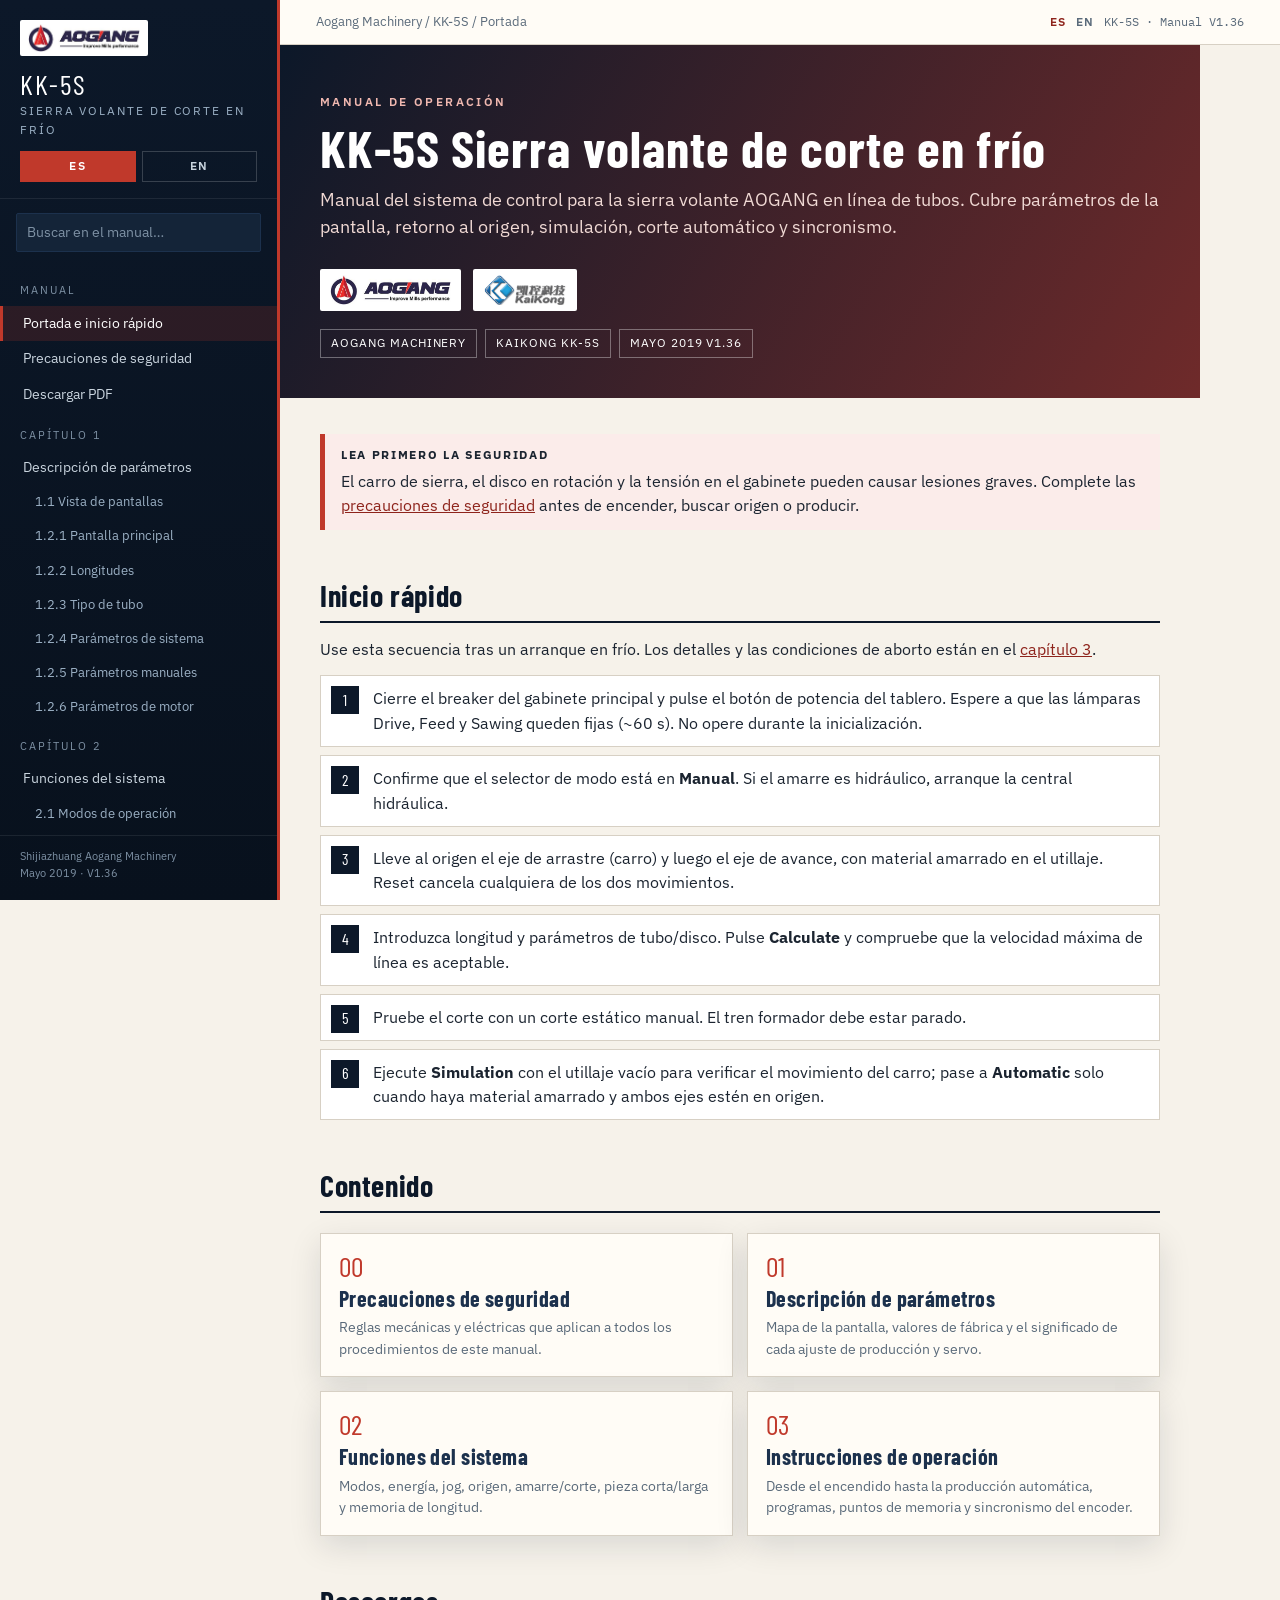
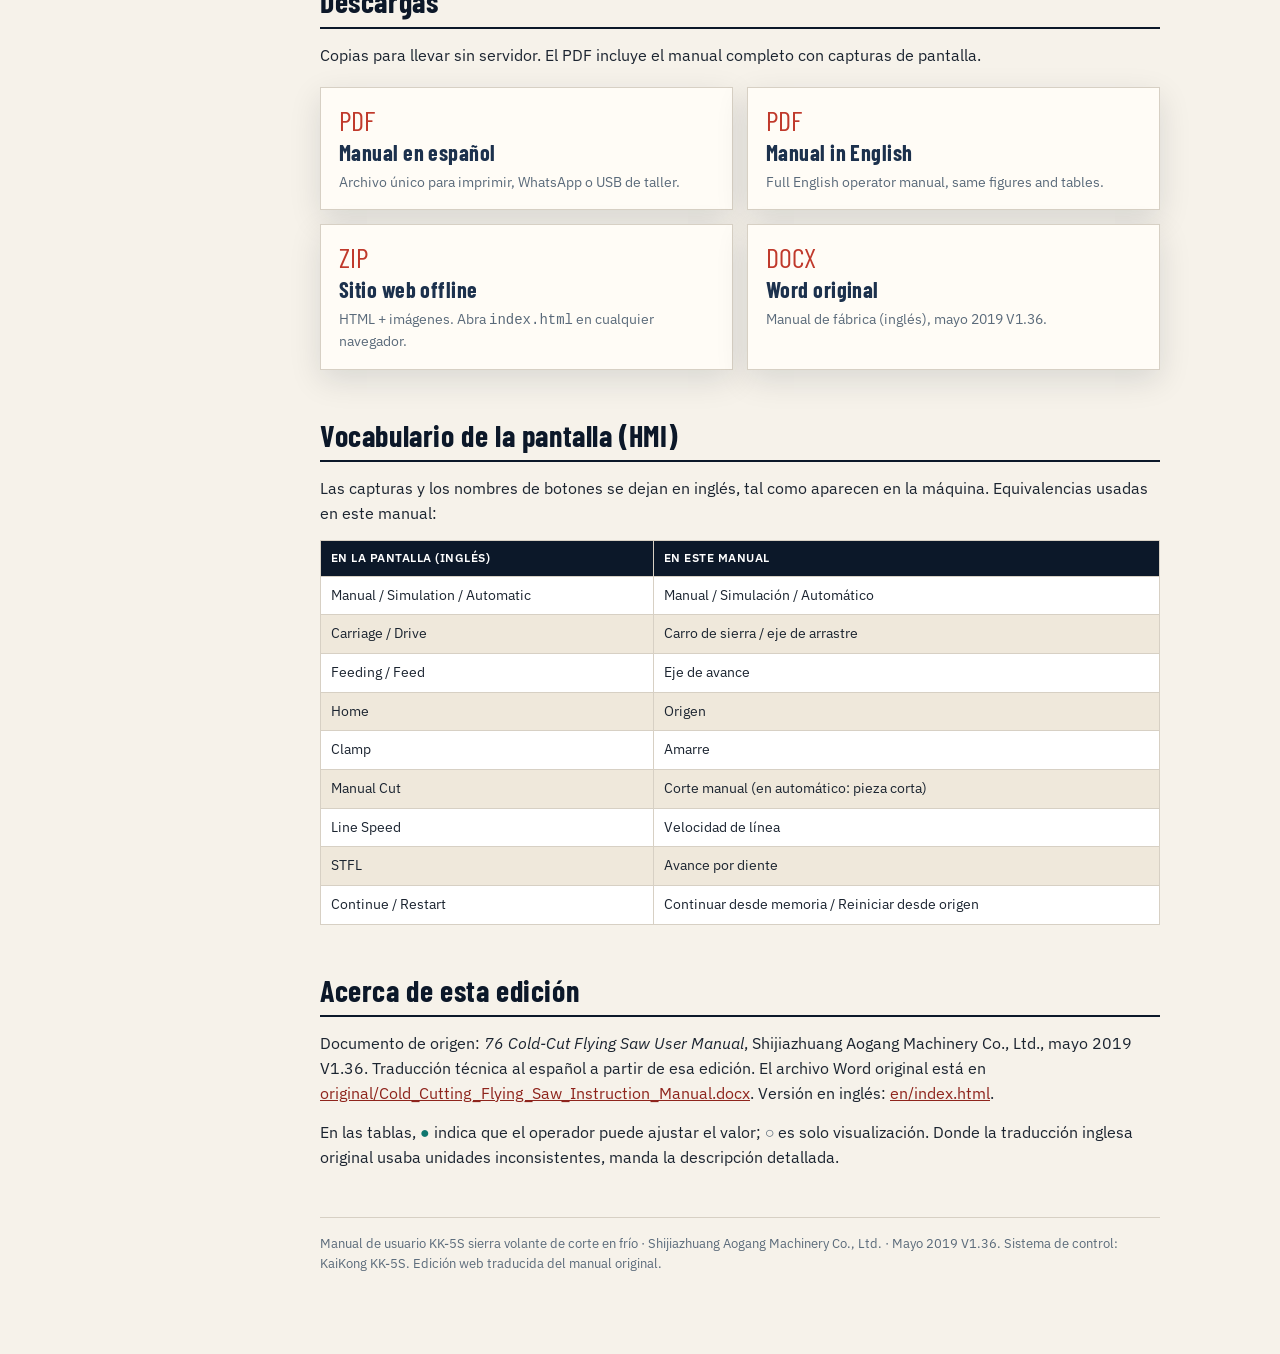
<file: index.html>
<!DOCTYPE html>
<html lang="es">
<head>
  <meta charset="utf-8">
  <meta name="viewport" content="width=device-width, initial-scale=1">
  <title>KK-5S Sierra volante de corte en frío — KK-5S Sierra volante de corte en frío</title>
  <link rel="preconnect" href="https://fonts.googleapis.com">
  <link rel="preconnect" href="https://fonts.gstatic.com" crossorigin>
  <link href="https://fonts.googleapis.com/css2?family=Barlow+Condensed:wght@600;700&family=IBM+Plex+Mono:wght@400;500&family=IBM+Plex+Sans:wght@400;500;600&display=swap" rel="stylesheet">
  <link rel="stylesheet" href="assets/css/manual.css">
</head>
<body>
  <a class="skip" href="#content">Saltar al contenido</a>
  <button class="menu-btn" type="button" aria-label="Abrir menú">☰</button>
  <aside class="sidebar">
    <div class="brand">
      <img src="assets/img/logo-aogang-header.jpeg" alt="AOGANG">
      <div class="model">KK-5S</div>
      <div class="sub">Sierra volante de corte en frío</div>
      <div class="lang-switch">
        <a class="active" href="index.html" hreflang="es">ES</a>
        <a class="" href="en/index.html" hreflang="en">EN</a>
      </div>
    </div>
    <div class="search-wrap">
      <input id="manual-search" type="search" placeholder="Buscar en el manual…" autocomplete="off">
      <div id="search-results" class="search-results"></div>
    </div>
    <nav class="nav">
      <div class="group">Manual</div>
      <a href="index.html">Portada e inicio rápido</a>
      <a href="safety.html">Precauciones de seguridad</a>
      <a href="descargas/KK-5S-Manual-Operacion-ES.pdf">Descargar PDF</a>
      <div class="group">Capítulo 1</div>
      <a href="parameters.html">Descripción de parámetros</a>
      <a class="sub" href="parameters.html#screen-overview">1.1 Vista de pantallas</a>
      <a class="sub" href="parameters.html#main-page">1.2.1 Pantalla principal</a>
      <a class="sub" href="parameters.html#length">1.2.2 Longitudes</a>
      <a class="sub" href="parameters.html#tube">1.2.3 Tipo de tubo</a>
      <a class="sub" href="parameters.html#system">1.2.4 Parámetros de sistema</a>
      <a class="sub" href="parameters.html#manual-params">1.2.5 Parámetros manuales</a>
      <a class="sub" href="parameters.html#motor">1.2.6 Parámetros de motor</a>
      <div class="group">Capítulo 2</div>
      <a href="functions.html">Funciones del sistema</a>
      <a class="sub" href="functions.html#modes">2.1 Modos de operación</a>
      <a class="sub" href="functions.html#power">2.2 Energía</a>
      <a class="sub" href="functions.html#home">2.4 Retorno al origen</a>
      <div class="group">Capítulo 3</div>
      <a href="operation.html">Instrucciones de operación</a>
      <a class="sub" href="operation.html#power-on">3.1 Encendido</a>
      <a class="sub" href="operation.html#cut">3.6 Corte manual</a>
      <a class="sub" href="operation.html#auto">3.8 Modo automático</a>
      <a class="sub" href="operation.html#sync">3.12 Sincronismo</a>

    </nav>
    <div class="sidebar-foot">Shijiazhuang Aogang Machinery<br>Mayo 2019 · V1.36</div>
  </aside>
  <div class="main">
    <div class="topbar">
      <div class="crumb">Aogang Machinery / KK-5S / Portada</div>
      <div class="lang-inline">
        <a class="active" href="index.html">ES</a>
        <a class="" href="en/index.html">EN</a>
        <span class="meta">KK-5S · Manual V1.36</span>
      </div>
    </div>
    <article id="content" class="content">

      <div class="hero">
        <div class="kicker" style="color:#f0b8b0">Manual de operación</div>
        <h1>KK-5S Sierra volante de corte en frío</h1>
        <p class="lede">Manual del sistema de control para la sierra volante AOGANG en línea de tubos. Cubre parámetros de la pantalla, retorno al origen, simulación, corte automático y sincronismo.</p>
        <div class="hero-logos">
          <img src="assets/img/logo-aogang-header.jpeg" alt="AOGANG">
          <img src="assets/img/logo-kaikong.jpeg" alt="KaiKong">
        </div>
        <div class="badges">
          <span class="badge">Aogang Machinery</span>
          <span class="badge">KaiKong KK-5S</span>
          <span class="badge">Mayo 2019 V1.36</span>
        </div>
      </div>
      <div class="callout danger">
        <strong>Lea primero la seguridad</strong>
        El carro de sierra, el disco en rotación y la tensión en el gabinete pueden causar lesiones graves. Complete las <a href="safety.html">precauciones de seguridad</a> antes de encender, buscar origen o producir.
      </div>
      <h2>Inicio rápido</h2>
      <p>Use esta secuencia tras un arranque en frío. Los detalles y las condiciones de aborto están en el <a href="operation.html">capítulo 3</a>.</p>
      <ol class="steps">
        <li>Cierre el breaker del gabinete principal y pulse el botón de potencia del tablero. Espere a que las lámparas Drive, Feed y Sawing queden fijas (~60 s). No opere durante la inicialización.</li>
        <li>Confirme que el selector de modo está en <strong>Manual</strong>. Si el amarre es hidráulico, arranque la central hidráulica.</li>
        <li>Lleve al origen el eje de arrastre (carro) y luego el eje de avance, con material amarrado en el utillaje. Reset cancela cualquiera de los dos movimientos.</li>
        <li>Introduzca longitud y parámetros de tubo/disco. Pulse <strong>Calculate</strong> y compruebe que la velocidad máxima de línea es aceptable.</li>
        <li>Pruebe el corte con un corte estático manual. El tren formador debe estar parado.</li>
        <li>Ejecute <strong>Simulation</strong> con el utillaje vacío para verificar el movimiento del carro; pase a <strong>Automatic</strong> solo cuando haya material amarrado y ambos ejes estén en origen.</li>
      </ol>
      <h2>Contenido</h2>
      <div class="cards">
        <a class="card" href="safety.html">
          <div class="num">00</div>
          <h3>Precauciones de seguridad</h3>
          <p>Reglas mecánicas y eléctricas que aplican a todos los procedimientos de este manual.</p>
        </a>
        <a class="card" href="parameters.html">
          <div class="num">01</div>
          <h3>Descripción de parámetros</h3>
          <p>Mapa de la pantalla, valores de fábrica y el significado de cada ajuste de producción y servo.</p>
        </a>
        <a class="card" href="functions.html">
          <div class="num">02</div>
          <h3>Funciones del sistema</h3>
          <p>Modos, energía, jog, origen, amarre/corte, pieza corta/larga y memoria de longitud.</p>
        </a>
        <a class="card" href="operation.html">
          <div class="num">03</div>
          <h3>Instrucciones de operación</h3>
          <p>Desde el encendido hasta la producción automática, programas, puntos de memoria y sincronismo del encoder.</p>
        </a>
      </div>
      <h2>Descargas</h2>
      <p>Copias para llevar sin servidor. El PDF incluye el manual completo con capturas de pantalla.</p>
      <div class="cards">
        <a class="card" href="descargas/KK-5S-Manual-Operacion-ES.pdf" download>
          <div class="num">PDF</div>
          <h3>Manual en español</h3>
          <p>Archivo único para imprimir, WhatsApp o USB de taller.</p>
        </a>
        <a class="card" href="descargas/KK-5S-User-Manual-EN.pdf" download>
          <div class="num">PDF</div>
          <h3>Manual in English</h3>
          <p>Full English operator manual, same figures and tables.</p>
        </a>
        <a class="card" href="descargas/KK-5S-manual-offline.zip" download>
          <div class="num">ZIP</div>
          <h3>Sitio web offline</h3>
          <p>HTML + imágenes. Abra <code>index.html</code> en cualquier navegador.</p>
        </a>
        <a class="card" href="original/Cold_Cutting_Flying_Saw_Instruction_Manual.docx" download>
          <div class="num">DOCX</div>
          <h3>Word original</h3>
          <p>Manual de fábrica (inglés), mayo 2019 V1.36.</p>
        </a>
      </div>
      <h2>Vocabulario de la pantalla (HMI)</h2>
      <p>Las capturas y los nombres de botones se dejan en inglés, tal como aparecen en la máquina. Equivalencias usadas en este manual:</p>

      <div class="table-wrap">
        <table>
          <thead><tr><th>En la pantalla (inglés)</th><th>En este manual</th></tr></thead>
          <tbody>
            <tr><td>Manual / Simulation / Automatic</td><td>Manual / Simulación / Automático</td></tr>
            <tr><td>Carriage / Drive</td><td>Carro de sierra / eje de arrastre</td></tr>
            <tr><td>Feeding / Feed</td><td>Eje de avance</td></tr>
            <tr><td>Home</td><td>Origen</td></tr>
            <tr><td>Clamp</td><td>Amarre</td></tr>
            <tr><td>Manual Cut</td><td>Corte manual (en automático: pieza corta)</td></tr>
            <tr><td>Line Speed</td><td>Velocidad de línea</td></tr>
            <tr><td>STFL</td><td>Avance por diente</td></tr>
            <tr><td>Continue / Restart</td><td>Continuar desde memoria / Reiniciar desde origen</td></tr>
          </tbody>
        </table>
      </div>

      <h2>Acerca de esta edición</h2>
      <p>Documento de origen: <em>76 Cold-Cut Flying Saw User Manual</em>, Shijiazhuang Aogang Machinery Co., Ltd., mayo 2019 V1.36. Traducción técnica al español a partir de esa edición. El archivo Word original está en <a href="original/Cold_Cutting_Flying_Saw_Instruction_Manual.docx">original/Cold_Cutting_Flying_Saw_Instruction_Manual.docx</a>. Versión en inglés: <a href="en/index.html">en/index.html</a>.</p>
      <p>En las tablas, <span class="dot-set">●</span> indica que el operador puede ajustar el valor; <span class="dot-ro">○</span> es solo visualización. Donde la traducción inglesa original usaba unidades inconsistentes, manda la descripción detallada.</p>

      <footer class="page-foot">
        Manual de usuario KK-5S sierra volante de corte en frío · Shijiazhuang Aogang Machinery Co., Ltd. · Mayo 2019 V1.36. Sistema de control: KaiKong KK-5S. Edición web traducida del manual original.
      </footer>
    </article>
  </div>
  <script src="assets/js/manual.js"></script>
</body>
</html>
</file>
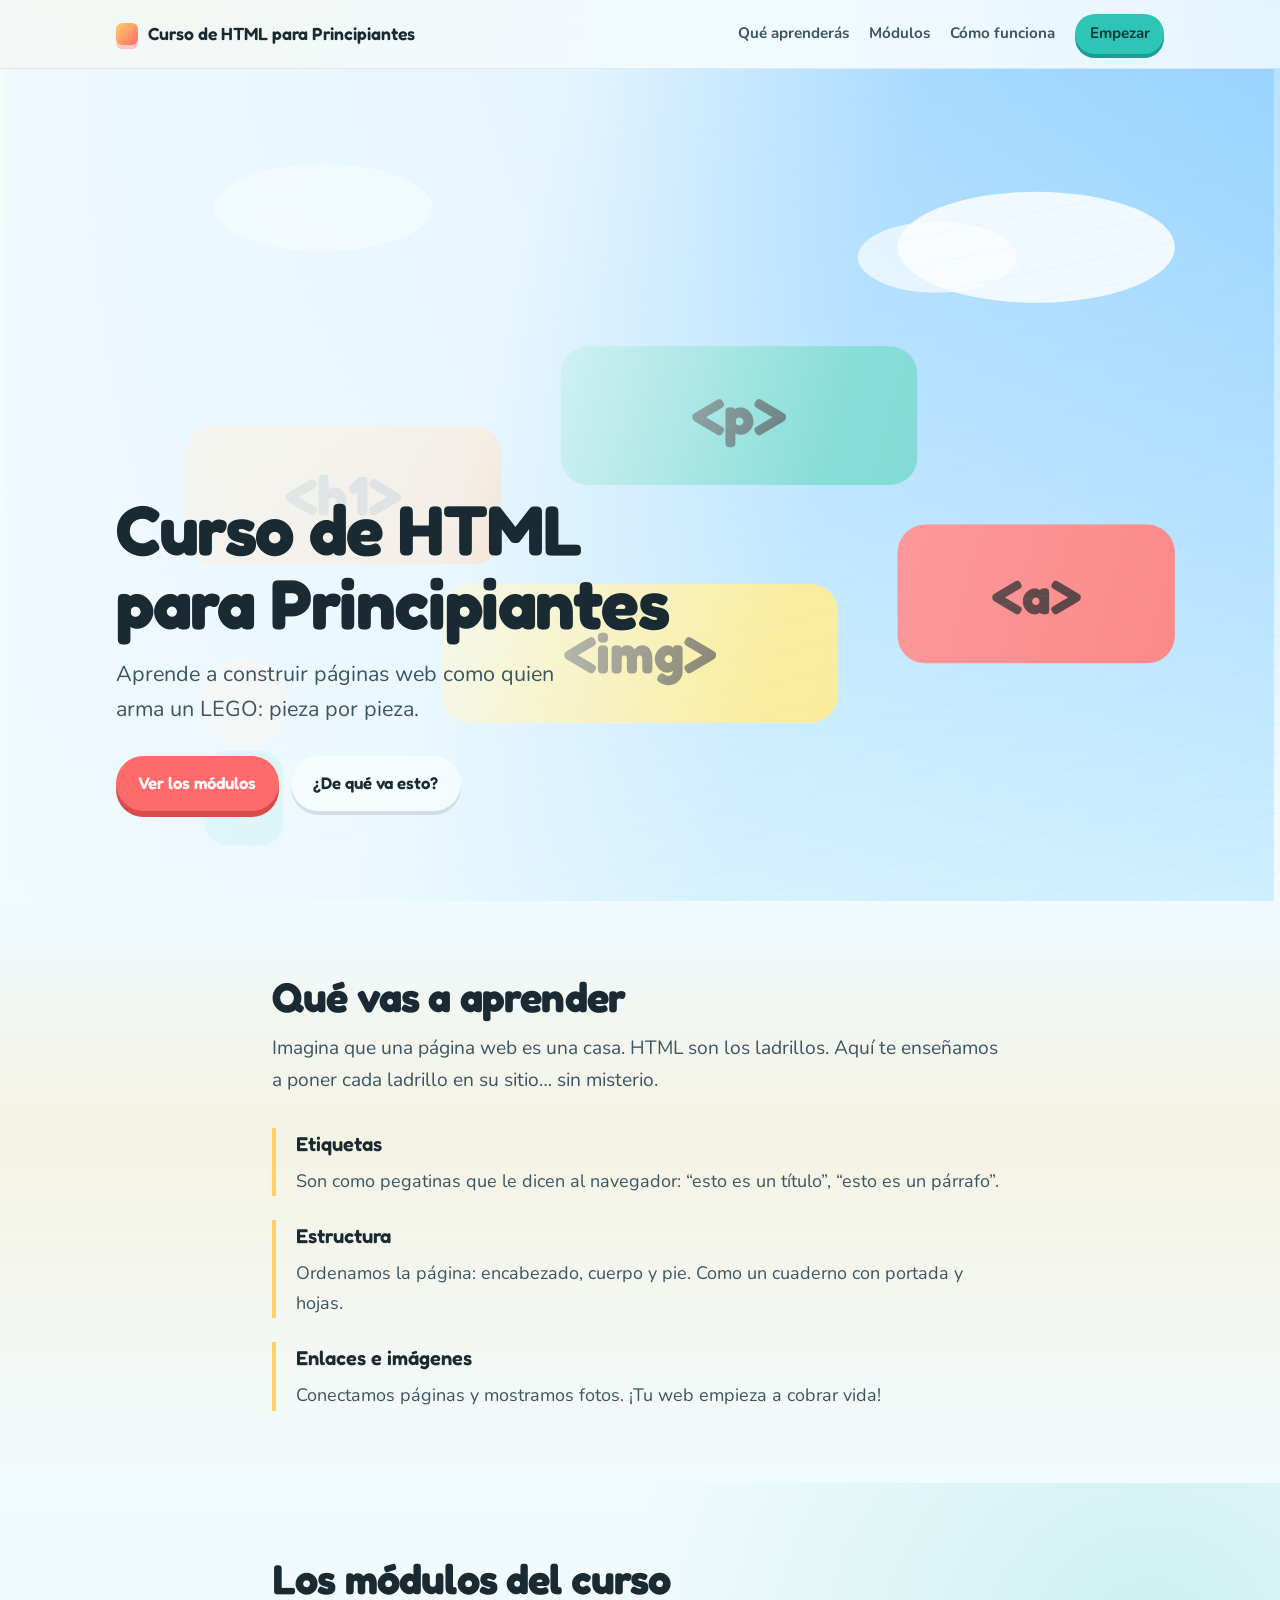
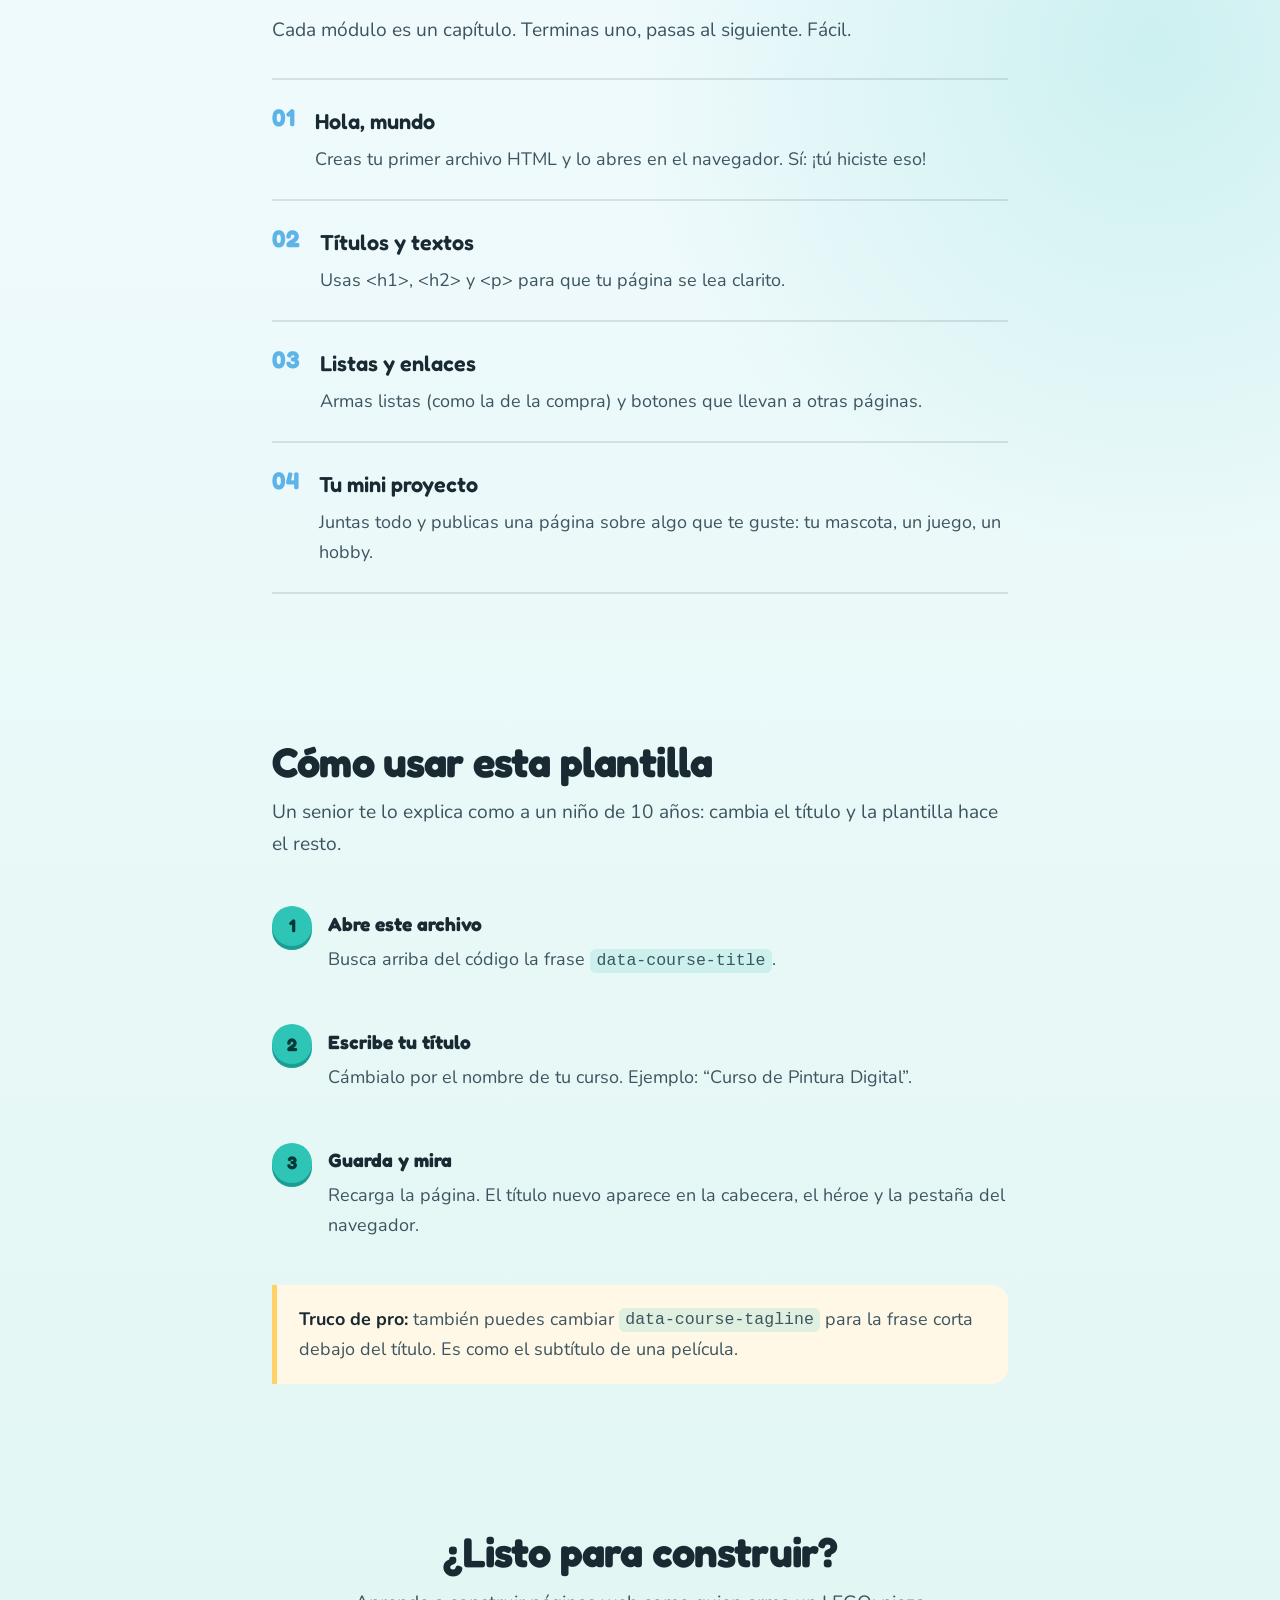
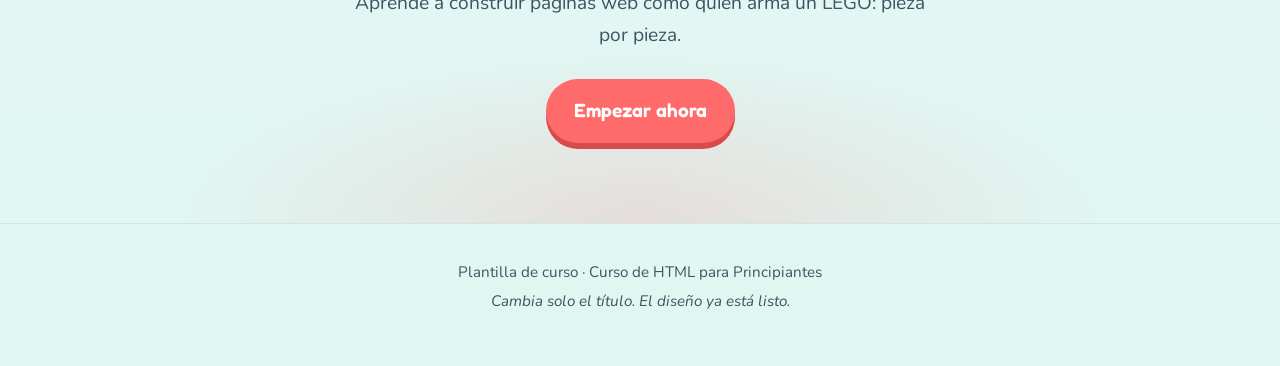
<file: curso-plantilla/index.html>
<!DOCTYPE html>
<html lang="es">
<head>
  <meta charset="UTF-8" />
  <meta name="viewport" content="width=device-width, initial-scale=1" />
  <!--
    ═══════════════════════════════════════════════════════════
    ✏️  CAMBIA EL TÍTULO AQUÍ (paso 1 de 2)
    Escribe el nombre de tu curso entre las etiquetas <title>.
    Ejemplo: <title>Curso de Matemáticas Divertidas</title>
    ═══════════════════════════════════════════════════════════
  -->
  <title>Curso de HTML para Principiantes</title>
  <meta name="description" content="Plantilla reutilizable para crear cursos. Cambia el título y listo." />
  <link rel="preconnect" href="https://fonts.googleapis.com" />
  <link rel="preconnect" href="https://fonts.gstatic.com" crossorigin />
  <link href="https://fonts.googleapis.com/css2?family=Fredoka:wght@400;500;600;700&family=Nunito:ital,wght@0,400;0,600;0,700;1,400&display=swap" rel="stylesheet" />
  <link rel="stylesheet" href="css/estilo.css" />
</head>
<body>
  <!--
    ═══════════════════════════════════════════════════════════
    ✏️  CAMBIA EL TÍTULO AQUÍ (paso 2 de 2)
    Busca data-course-title más abajo y cambia el texto.
    ¡Con eso tu curso ya tiene nombre nuevo en toda la página!
    ═══════════════════════════════════════════════════════════
  -->
  <div
    id="curso"
    data-course-title="Curso de HTML para Principiantes"
    data-course-tagline="Aprende a construir páginas web como quien arma un LEGO: pieza por pieza."
  >
    <a class="skip-link" href="#contenido">Saltar al contenido</a>

    <header class="site-header">
      <div class="site-header__inner">
        <p class="brand" aria-label="Nombre del curso">
          <span class="brand__mark" aria-hidden="true"></span>
          <span class="js-course-title">Curso de HTML para Principiantes</span>
        </p>
        <nav class="nav" aria-label="Secciones del curso">
          <a href="#aprender">Qué aprenderás</a>
          <a href="#modulos">Módulos</a>
          <a href="#como">Cómo funciona</a>
          <a href="#empezar" class="nav__cta">Empezar</a>
        </nav>
        <button class="nav-toggle" type="button" aria-expanded="false" aria-controls="menu-movil" aria-label="Abrir menú">
          <span></span><span></span><span></span>
        </button>
      </div>
      <div id="menu-movil" class="nav-mobile" hidden>
        <a href="#aprender">Qué aprenderás</a>
        <a href="#modulos">Módulos</a>
        <a href="#como">Cómo funciona</a>
        <a href="#empezar">Empezar</a>
      </div>
    </header>

    <main id="contenido">
      <!-- HERO: una sola composición -->
      <section class="hero" aria-labelledby="hero-titulo">
        <div class="hero__atmosphere" aria-hidden="true"></div>
        <div class="hero__content">
          <h1 id="hero-titulo" class="hero__brand js-course-title">
            Curso de HTML para Principiantes
          </h1>
          <p class="hero__lead js-course-tagline">
            Aprende a construir páginas web como quien arma un LEGO: pieza por pieza.
          </p>
          <div class="hero__actions">
            <a class="btn btn--primary" href="#modulos">Ver los módulos</a>
            <a class="btn btn--ghost" href="#aprender">¿De qué va esto?</a>
          </div>
        </div>
        <div class="hero__visual" aria-hidden="true">
          <svg class="hero__illustration" viewBox="0 0 640 420" role="img" focusable="false">
            <defs>
              <linearGradient id="sky" x1="0" y1="0" x2="0" y2="1">
                <stop offset="0%" stop-color="#7ec8ff" />
                <stop offset="100%" stop-color="#c8ecff" />
              </linearGradient>
              <linearGradient id="block" x1="0" y1="0" x2="1" y2="1">
                <stop offset="0%" stop-color="#ffb347" />
                <stop offset="100%" stop-color="#ff8c42" />
              </linearGradient>
            </defs>
            <rect width="640" height="420" fill="url(#sky)" />
            <ellipse cx="520" cy="90" rx="70" ry="28" fill="#fff" opacity=".85" />
            <ellipse cx="470" cy="95" rx="40" ry="18" fill="#fff" opacity=".7" />
            <ellipse cx="160" cy="70" rx="55" ry="22" fill="#fff" opacity=".75" />
            <!-- Bloques tipo LEGO / etiquetas HTML -->
            <g class="float-a">
              <rect x="90" y="180" width="160" height="70" rx="14" fill="url(#block)" />
              <text x="170" y="225" text-anchor="middle" fill="#3b1f0a" font-family="Fredoka, sans-serif" font-size="28" font-weight="700">&lt;h1&gt;</text>
            </g>
            <g class="float-b">
              <rect x="280" y="140" width="180" height="70" rx="14" fill="#4ecdc4" />
              <text x="370" y="185" text-anchor="middle" fill="#0a2e2c" font-family="Fredoka, sans-serif" font-size="28" font-weight="700">&lt;p&gt;</text>
            </g>
            <g class="float-c">
              <rect x="220" y="260" width="200" height="70" rx="14" fill="#ffe66d" />
              <text x="320" y="305" text-anchor="middle" fill="#3b2f0a" font-family="Fredoka, sans-serif" font-size="28" font-weight="700">&lt;img&gt;</text>
            </g>
            <g class="float-d">
              <rect x="450" y="230" width="140" height="70" rx="14" fill="#ff6b6b" />
              <text x="520" y="275" text-anchor="middle" fill="#2b0a0a" font-family="Fredoka, sans-serif" font-size="26" font-weight="700">&lt;a&gt;</text>
            </g>
            <!-- Persona pequeña construyendo -->
            <circle cx="120" cy="320" r="22" fill="#ffd6a5" />
            <rect x="100" y="344" width="40" height="48" rx="12" fill="#2ec4b6" />
          </svg>
        </div>
      </section>

      <!-- Una sección = un trabajo -->
      <section id="aprender" class="section section--learn" aria-labelledby="aprender-titulo">
        <div class="section__inner">
          <h2 id="aprender-titulo">Qué vas a aprender</h2>
          <p class="section__lead">
            Imagina que una página web es una casa. HTML son los ladrillos.
            Aquí te enseñamos a poner cada ladrillo en su sitio… sin misterio.
          </p>
          <ul class="learn-list">
            <li>
              <strong>Etiquetas</strong>
              <span>Son como pegatinas que le dicen al navegador: “esto es un título”, “esto es un párrafo”.</span>
            </li>
            <li>
              <strong>Estructura</strong>
              <span>Ordenamos la página: encabezado, cuerpo y pie. Como un cuaderno con portada y hojas.</span>
            </li>
            <li>
              <strong>Enlaces e imágenes</strong>
              <span>Conectamos páginas y mostramos fotos. ¡Tu web empieza a cobrar vida!</span>
            </li>
          </ul>
        </div>
      </section>

      <section id="modulos" class="section section--modules" aria-labelledby="modulos-titulo">
        <div class="section__inner">
          <h2 id="modulos-titulo">Los módulos del curso</h2>
          <p class="section__lead">
            Cada módulo es un capítulo. Terminas uno, pasas al siguiente. Fácil.
          </p>
          <ol class="module-list">
            <li class="module">
              <span class="module__num" aria-hidden="true">01</span>
              <div>
                <h3>Hola, mundo</h3>
                <p>Creas tu primer archivo HTML y lo abres en el navegador. Sí: ¡tú hiciste eso!</p>
              </div>
            </li>
            <li class="module">
              <span class="module__num" aria-hidden="true">02</span>
              <div>
                <h3>Títulos y textos</h3>
                <p>Usas &lt;h1&gt;, &lt;h2&gt; y &lt;p&gt; para que tu página se lea clarito.</p>
              </div>
            </li>
            <li class="module">
              <span class="module__num" aria-hidden="true">03</span>
              <div>
                <h3>Listas y enlaces</h3>
                <p>Armas listas (como la de la compra) y botones que llevan a otras páginas.</p>
              </div>
            </li>
            <li class="module">
              <span class="module__num" aria-hidden="true">04</span>
              <div>
                <h3>Tu mini proyecto</h3>
                <p>Juntas todo y publicas una página sobre algo que te guste: tu mascota, un juego, un hobby.</p>
              </div>
            </li>
          </ol>
        </div>
      </section>

      <section id="como" class="section section--how" aria-labelledby="como-titulo">
        <div class="section__inner">
          <h2 id="como-titulo">Cómo usar esta plantilla</h2>
          <p class="section__lead">
            Un senior te lo explica como a un niño de 10 años: cambia el título y la plantilla hace el resto.
          </p>
          <ol class="steps">
            <li>
              <strong>Abre este archivo</strong>
              <span>Busca arriba del código la frase <code>data-course-title</code>.</span>
            </li>
            <li>
              <strong>Escribe tu título</strong>
              <span>Cámbialo por el nombre de tu curso. Ejemplo: “Curso de Pintura Digital”.</span>
            </li>
            <li>
              <strong>Guarda y mira</strong>
              <span>Recarga la página. El título nuevo aparece en la cabecera, el héroe y la pestaña del navegador.</span>
            </li>
          </ol>
          <aside class="tip" role="note">
            <p>
              <strong>Truco de pro:</strong> también puedes cambiar
              <code>data-course-tagline</code> para la frase corta debajo del título.
              Es como el subtítulo de una película.
            </p>
          </aside>
        </div>
      </section>

      <section id="empezar" class="section section--cta" aria-labelledby="cta-titulo">
        <div class="section__inner">
          <h2 id="cta-titulo">¿Listo para construir?</h2>
          <p class="section__lead js-course-tagline">
            Aprende a construir páginas web como quien arma un LEGO: pieza por pieza.
          </p>
          <a class="btn btn--primary btn--lg" href="#modulos">Empezar ahora</a>
        </div>
      </section>
    </main>

    <footer class="site-footer">
      <p>
        Plantilla de curso ·
        <span class="js-course-title">Curso de HTML para Principiantes</span>
      </p>
      <p class="site-footer__hint">Cambia solo el título. El diseño ya está listo.</p>
    </footer>
  </div>

  <script src="js/curso.js"></script>
</body>
</html>
</file>
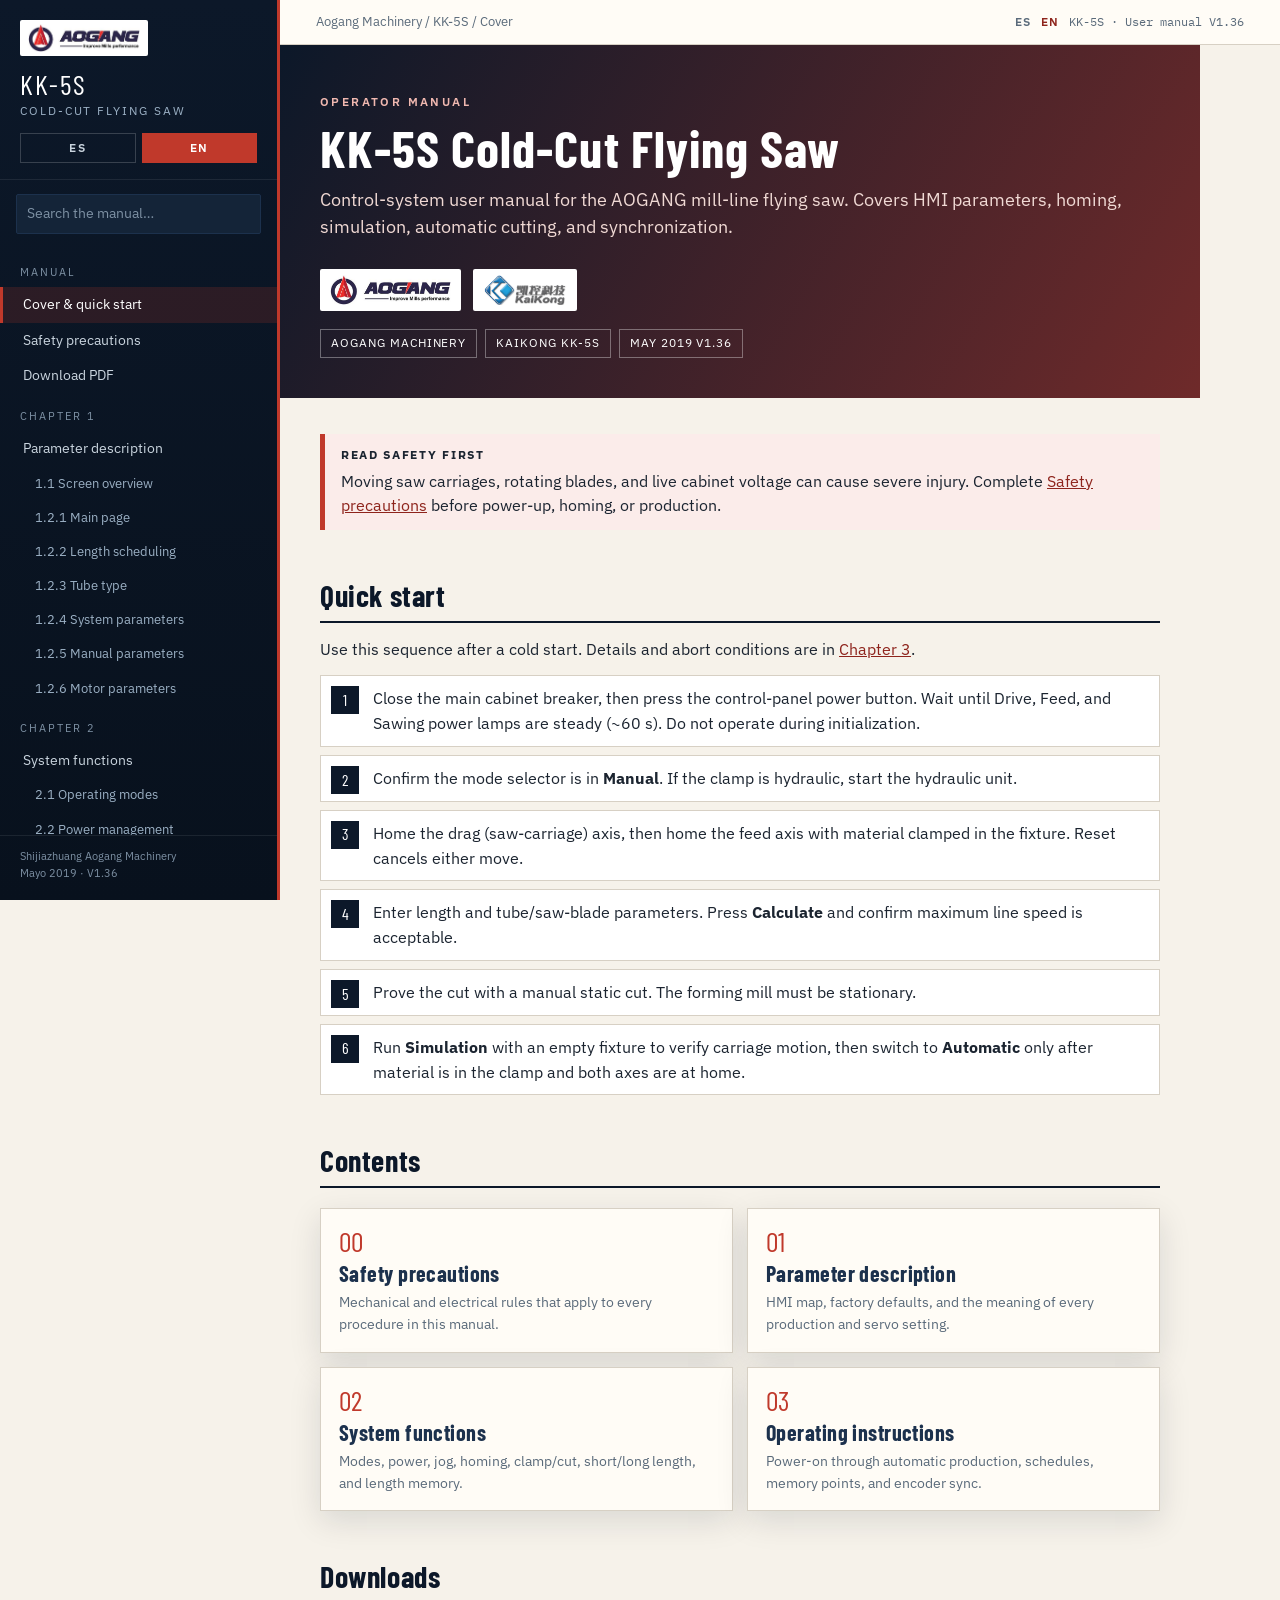
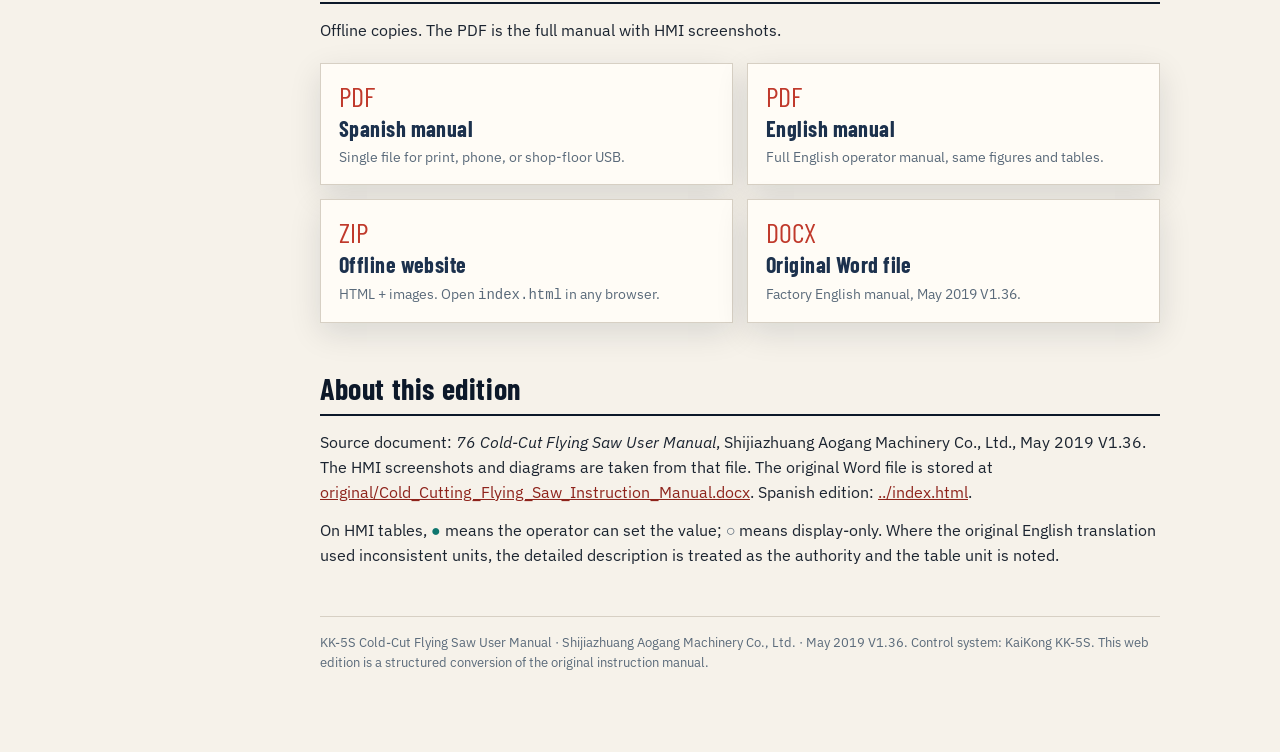
<file: en/index.html>
<!DOCTYPE html>
<html lang="en">
<head>
  <meta charset="utf-8">
  <meta name="viewport" content="width=device-width, initial-scale=1">
  <title>KK-5S Cold-Cut Flying Saw — KK-5S Cold-Cut Flying Saw</title>
  <link rel="preconnect" href="https://fonts.googleapis.com">
  <link rel="preconnect" href="https://fonts.gstatic.com" crossorigin>
  <link href="https://fonts.googleapis.com/css2?family=Barlow+Condensed:wght@600;700&family=IBM+Plex+Mono:wght@400;500&family=IBM+Plex+Sans:wght@400;500;600&display=swap" rel="stylesheet">
  <link rel="stylesheet" href="../assets/css/manual.css">
</head>
<body>
  <a class="skip" href="#content">Skip to content</a>
  <button class="menu-btn" type="button" aria-label="Open menu">☰</button>
  <aside class="sidebar">
    <div class="brand">
      <img src="../assets/img/logo-aogang-header.jpeg" alt="AOGANG">
      <div class="model">KK-5S</div>
      <div class="sub">Cold-cut flying saw</div>
      <div class="lang-switch">
        <a class="" href="../index.html" hreflang="es">ES</a>
        <a class="active" href="index.html" hreflang="en">EN</a>
      </div>
    </div>
    <div class="search-wrap">
      <input id="manual-search" type="search" placeholder="Search the manual…" autocomplete="off">
      <div id="search-results" class="search-results"></div>
    </div>
    <nav class="nav">
      <div class="group">Manual</div>
      <a href="index.html">Cover &amp; quick start</a>
      <a href="safety.html">Safety precautions</a>
      <a href="../descargas/KK-5S-User-Manual-EN.pdf">Download PDF</a>
      <div class="group">Chapter 1</div>
      <a href="parameters.html">Parameter description</a>
      <a class="sub" href="parameters.html#screen-overview">1.1 Screen overview</a>
      <a class="sub" href="parameters.html#main-page">1.2.1 Main page</a>
      <a class="sub" href="parameters.html#length">1.2.2 Length scheduling</a>
      <a class="sub" href="parameters.html#tube">1.2.3 Tube type</a>
      <a class="sub" href="parameters.html#system">1.2.4 System parameters</a>
      <a class="sub" href="parameters.html#manual-params">1.2.5 Manual parameters</a>
      <a class="sub" href="parameters.html#motor">1.2.6 Motor parameters</a>
      <div class="group">Chapter 2</div>
      <a href="functions.html">System functions</a>
      <a class="sub" href="functions.html#modes">2.1 Operating modes</a>
      <a class="sub" href="functions.html#power">2.2 Power management</a>
      <a class="sub" href="functions.html#home">2.4 Homing</a>
      <div class="group">Chapter 3</div>
      <a href="operation.html">Operating instructions</a>
      <a class="sub" href="operation.html#power-on">3.1 Power-on</a>
      <a class="sub" href="operation.html#cut">3.6 Manual cutting</a>
      <a class="sub" href="operation.html#auto">3.8 Automatic mode</a>
      <a class="sub" href="operation.html#sync">3.12 Synchronization</a>

    </nav>
    <div class="sidebar-foot">Shijiazhuang Aogang Machinery<br>Mayo 2019 · V1.36</div>
  </aside>
  <div class="main">
    <div class="topbar">
      <div class="crumb">Aogang Machinery / KK-5S / Cover</div>
      <div class="lang-inline">
        <a class="" href="../index.html">ES</a>
        <a class="active" href="index.html">EN</a>
        <span class="meta">KK-5S · User manual V1.36</span>
      </div>
    </div>
    <article id="content" class="content">

      <div class="hero">
        <div class="kicker" style="color:#f0b8b0">Operator manual</div>
        <h1>KK-5S Cold-Cut Flying Saw</h1>
        <p class="lede">Control-system user manual for the AOGANG mill-line flying saw. Covers HMI parameters, homing, simulation, automatic cutting, and synchronization.</p>
        <div class="hero-logos">
          <img src="../assets/img/logo-aogang-header.jpeg" alt="AOGANG">
          <img src="../assets/img/logo-kaikong.jpeg" alt="KaiKong">
        </div>
        <div class="badges">
          <span class="badge">Aogang Machinery</span>
          <span class="badge">KaiKong KK-5S</span>
          <span class="badge">May 2019 V1.36</span>
        </div>
      </div>
      <div class="callout danger">
        <strong>Read safety first</strong>
        Moving saw carriages, rotating blades, and live cabinet voltage can cause severe injury. Complete <a href="safety.html">Safety precautions</a> before power-up, homing, or production.
      </div>
      <h2>Quick start</h2>
      <p>Use this sequence after a cold start. Details and abort conditions are in <a href="operation.html">Chapter 3</a>.</p>
      <ol class="steps">
        <li>Close the main cabinet breaker, then press the control-panel power button. Wait until Drive, Feed, and Sawing power lamps are steady (~60 s). Do not operate during initialization.</li>
        <li>Confirm the mode selector is in <strong>Manual</strong>. If the clamp is hydraulic, start the hydraulic unit.</li>
        <li>Home the drag (saw-carriage) axis, then home the feed axis with material clamped in the fixture. Reset cancels either move.</li>
        <li>Enter length and tube/saw-blade parameters. Press <strong>Calculate</strong> and confirm maximum line speed is acceptable.</li>
        <li>Prove the cut with a manual static cut. The forming mill must be stationary.</li>
        <li>Run <strong>Simulation</strong> with an empty fixture to verify carriage motion, then switch to <strong>Automatic</strong> only after material is in the clamp and both axes are at home.</li>
      </ol>
      <h2>Contents</h2>
      <div class="cards">
        <a class="card" href="safety.html">
          <div class="num">00</div>
          <h3>Safety precautions</h3>
          <p>Mechanical and electrical rules that apply to every procedure in this manual.</p>
        </a>
        <a class="card" href="parameters.html">
          <div class="num">01</div>
          <h3>Parameter description</h3>
          <p>HMI map, factory defaults, and the meaning of every production and servo setting.</p>
        </a>
        <a class="card" href="functions.html">
          <div class="num">02</div>
          <h3>System functions</h3>
          <p>Modes, power, jog, homing, clamp/cut, short/long length, and length memory.</p>
        </a>
        <a class="card" href="operation.html">
          <div class="num">03</div>
          <h3>Operating instructions</h3>
          <p>Power-on through automatic production, schedules, memory points, and encoder sync.</p>
        </a>
      </div>
      <h2>Downloads</h2>
      <p>Offline copies. The PDF is the full manual with HMI screenshots.</p>
      <div class="cards">
        <a class="card" href="../descargas/KK-5S-Manual-Operacion-ES.pdf" download>
          <div class="num">PDF</div>
          <h3>Spanish manual</h3>
          <p>Single file for print, phone, or shop-floor USB.</p>
        </a>
        <a class="card" href="../descargas/KK-5S-User-Manual-EN.pdf" download>
          <div class="num">PDF</div>
          <h3>English manual</h3>
          <p>Full English operator manual, same figures and tables.</p>
        </a>
        <a class="card" href="../descargas/KK-5S-manual-offline.zip" download>
          <div class="num">ZIP</div>
          <h3>Offline website</h3>
          <p>HTML + images. Open <code>index.html</code> in any browser.</p>
        </a>
        <a class="card" href="../original/Cold_Cutting_Flying_Saw_Instruction_Manual.docx" download>
          <div class="num">DOCX</div>
          <h3>Original Word file</h3>
          <p>Factory English manual, May 2019 V1.36.</p>
        </a>
      </div>
      <h2>About this edition</h2>
      <p>Source document: <em>76 Cold-Cut Flying Saw User Manual</em>, Shijiazhuang Aogang Machinery Co., Ltd., May 2019 V1.36. The HMI screenshots and diagrams are taken from that file. The original Word file is stored at <a href="../original/Cold_Cutting_Flying_Saw_Instruction_Manual.docx">original/Cold_Cutting_Flying_Saw_Instruction_Manual.docx</a>. Spanish edition: <a href="../index.html">../index.html</a>.</p>
      <p>On HMI tables, <span class="dot-set">●</span> means the operator can set the value; <span class="dot-ro">○</span> means display-only. Where the original English translation used inconsistent units, the detailed description is treated as the authority and the table unit is noted.</p>

      <footer class="page-foot">
        KK-5S Cold-Cut Flying Saw User Manual · Shijiazhuang Aogang Machinery Co., Ltd. · May 2019 V1.36. Control system: KaiKong KK-5S. This web edition is a structured conversion of the original instruction manual.
      </footer>
    </article>
  </div>
  <script src="../assets/js/manual.js"></script>
</body>
</html>
</file>
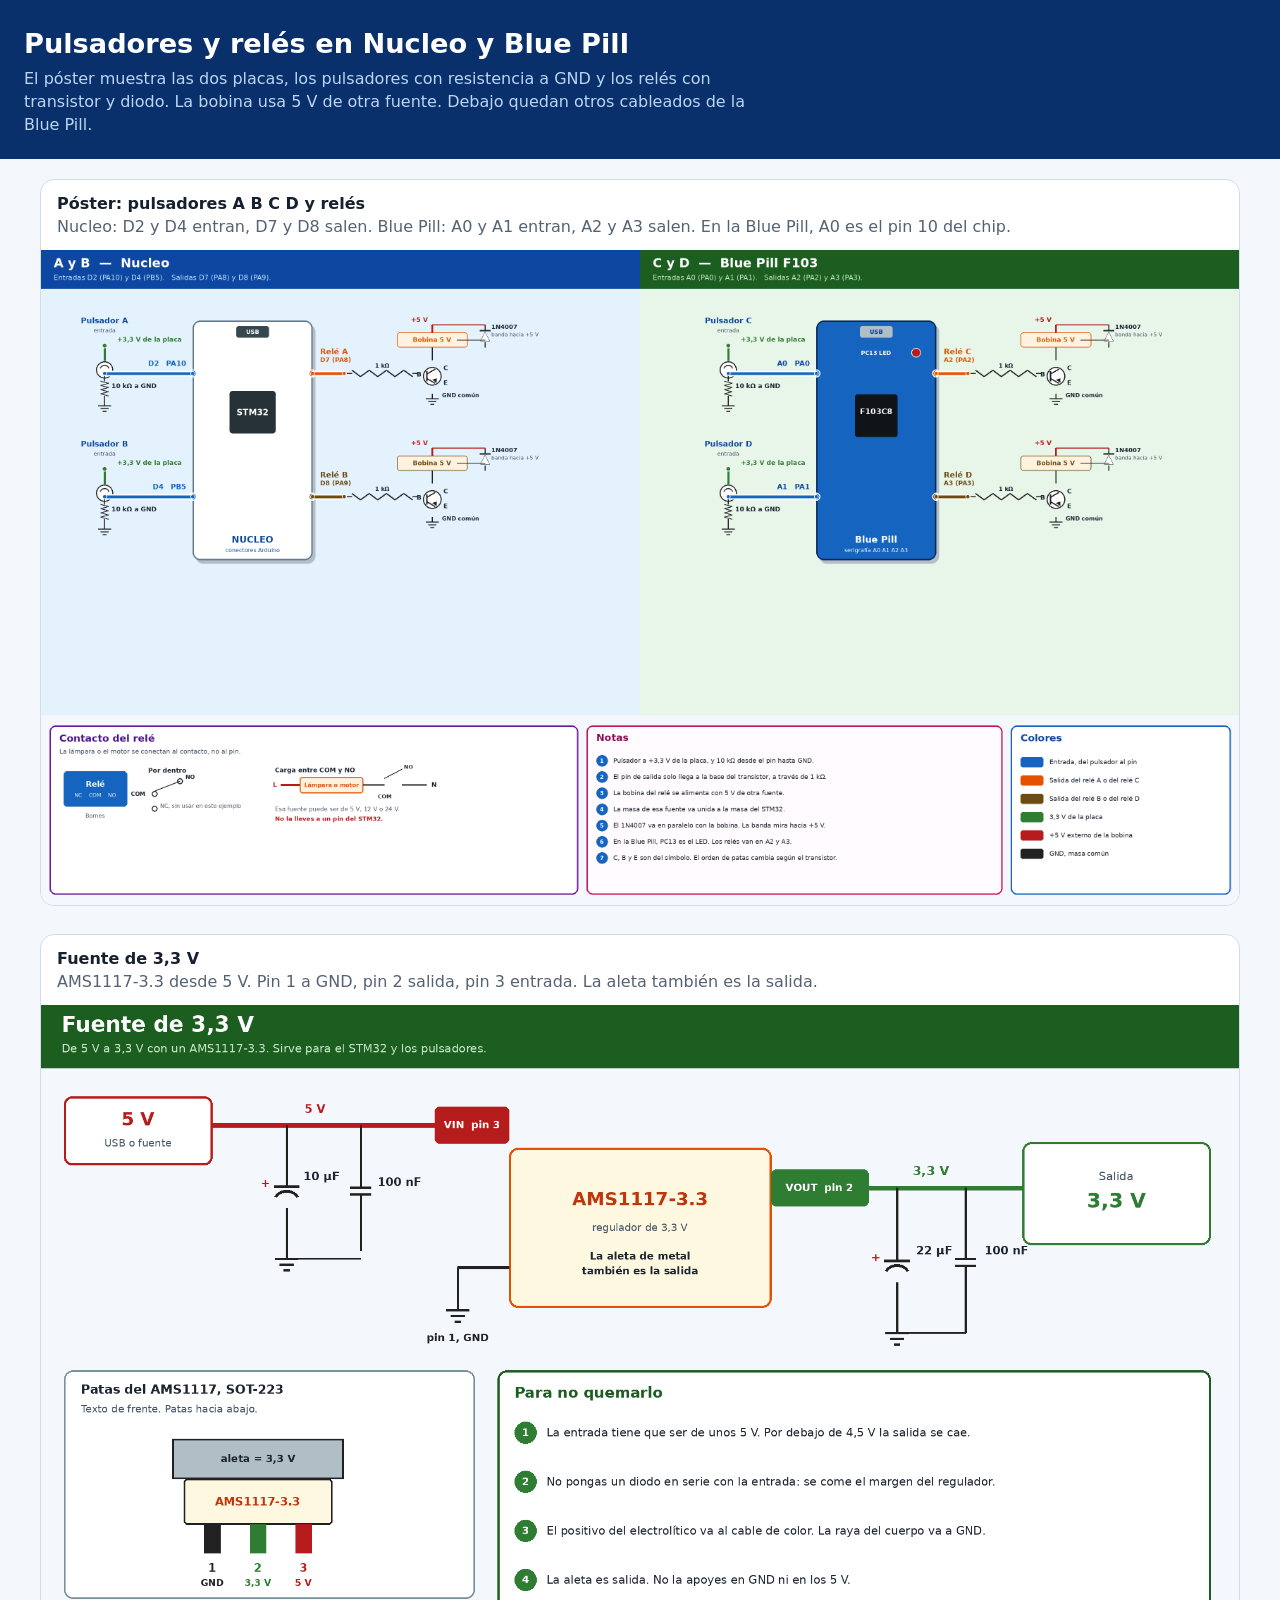
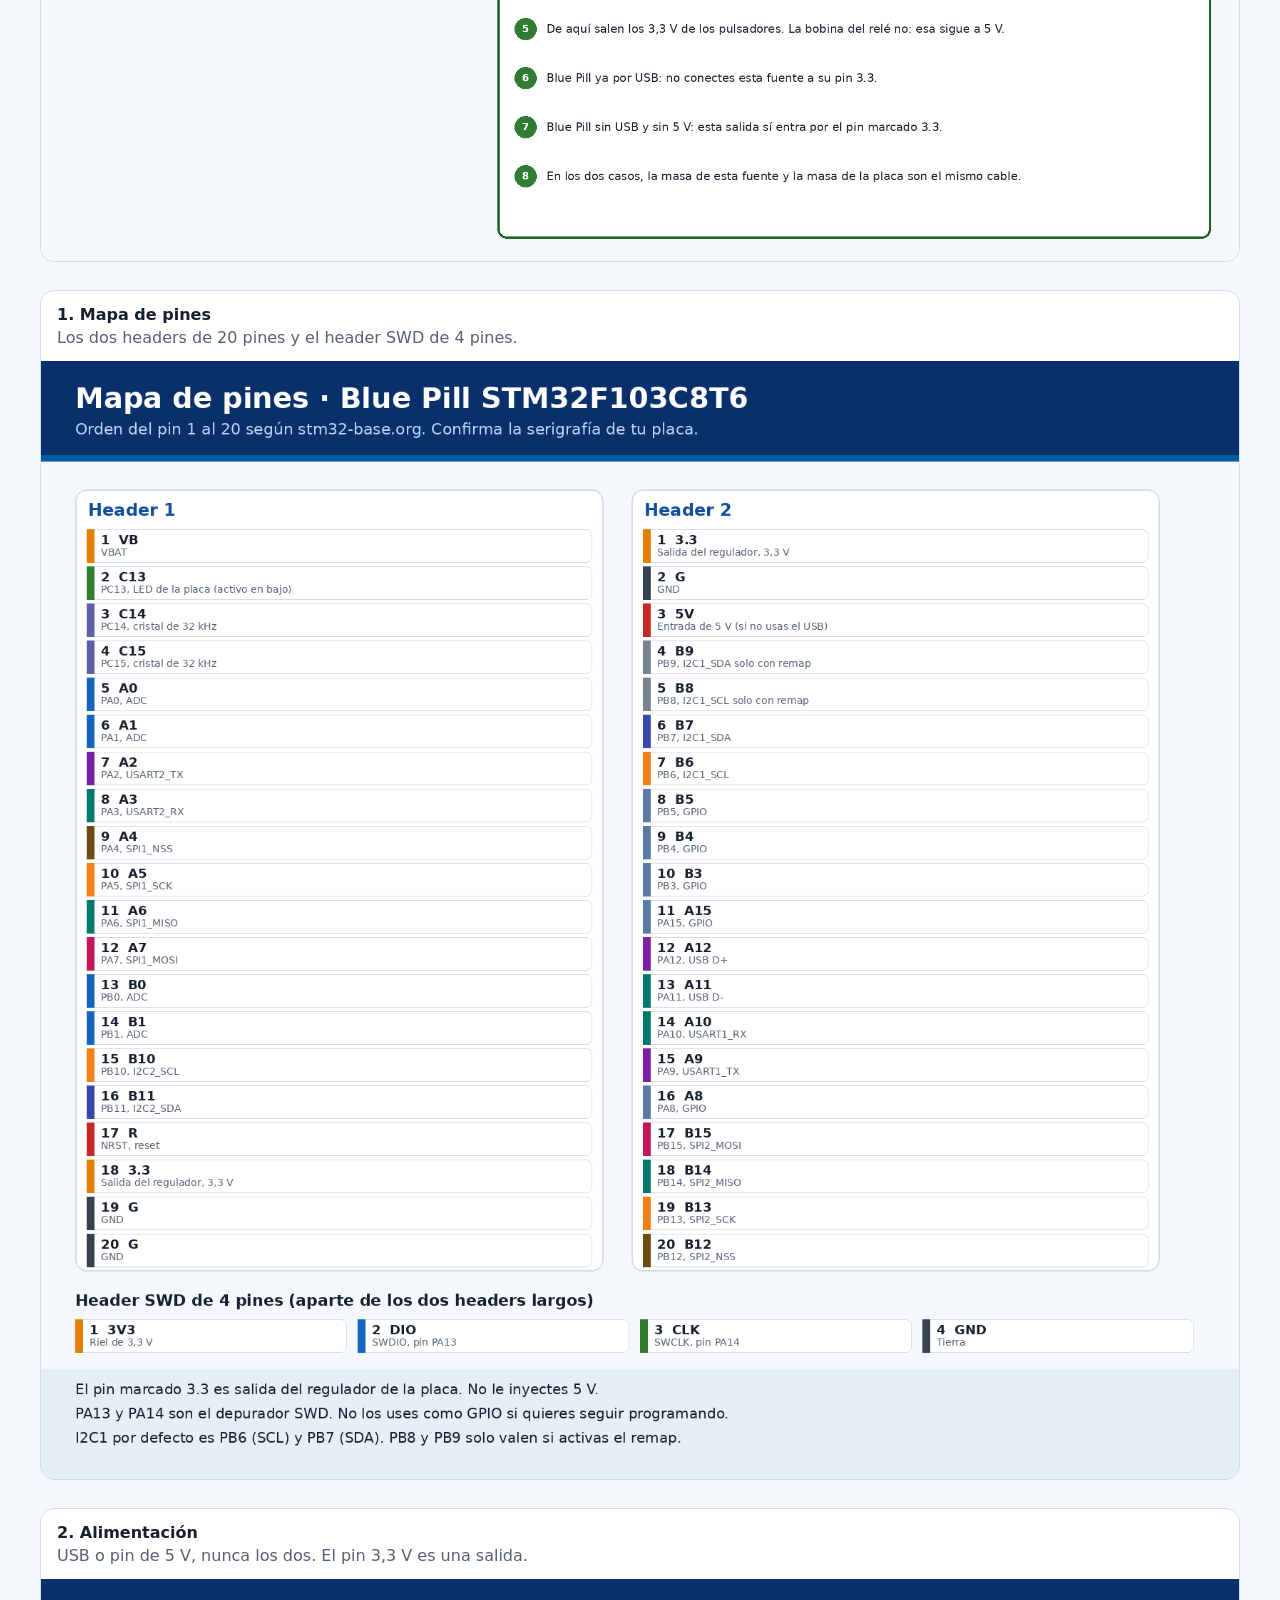
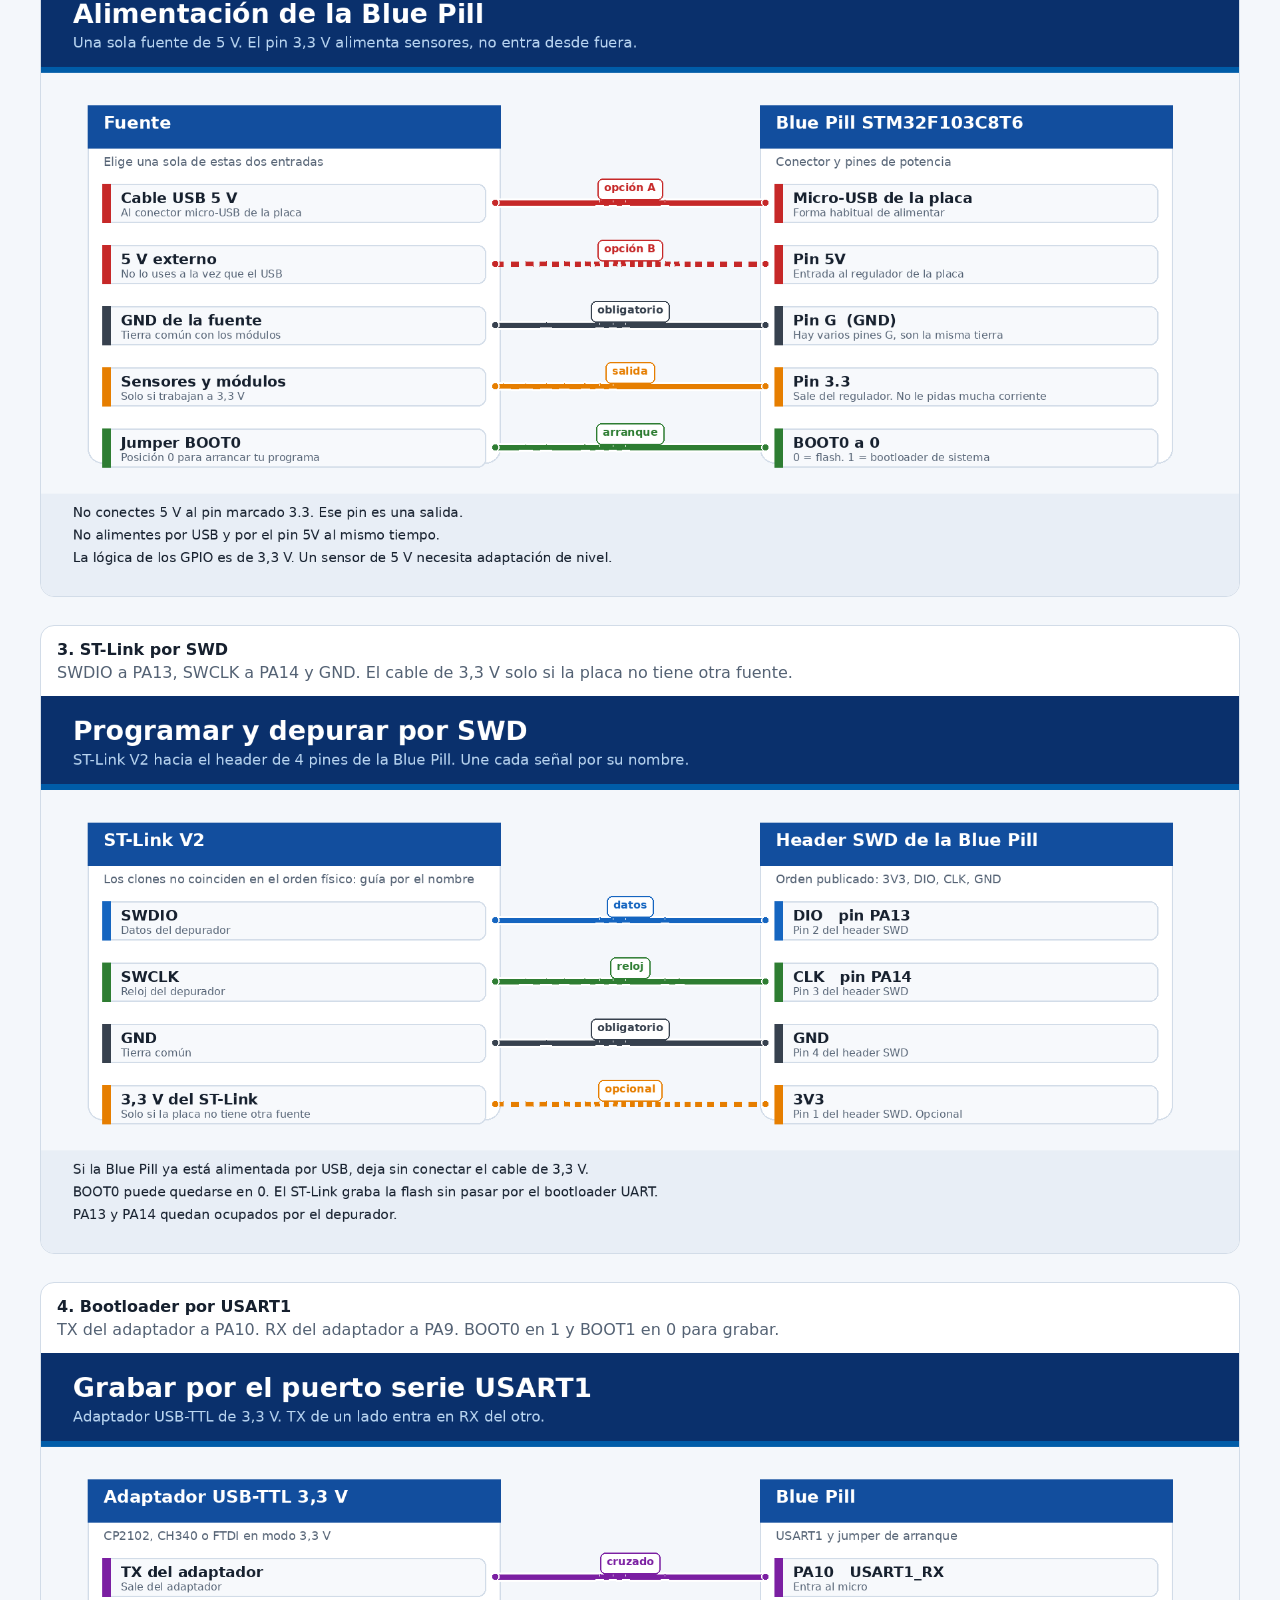
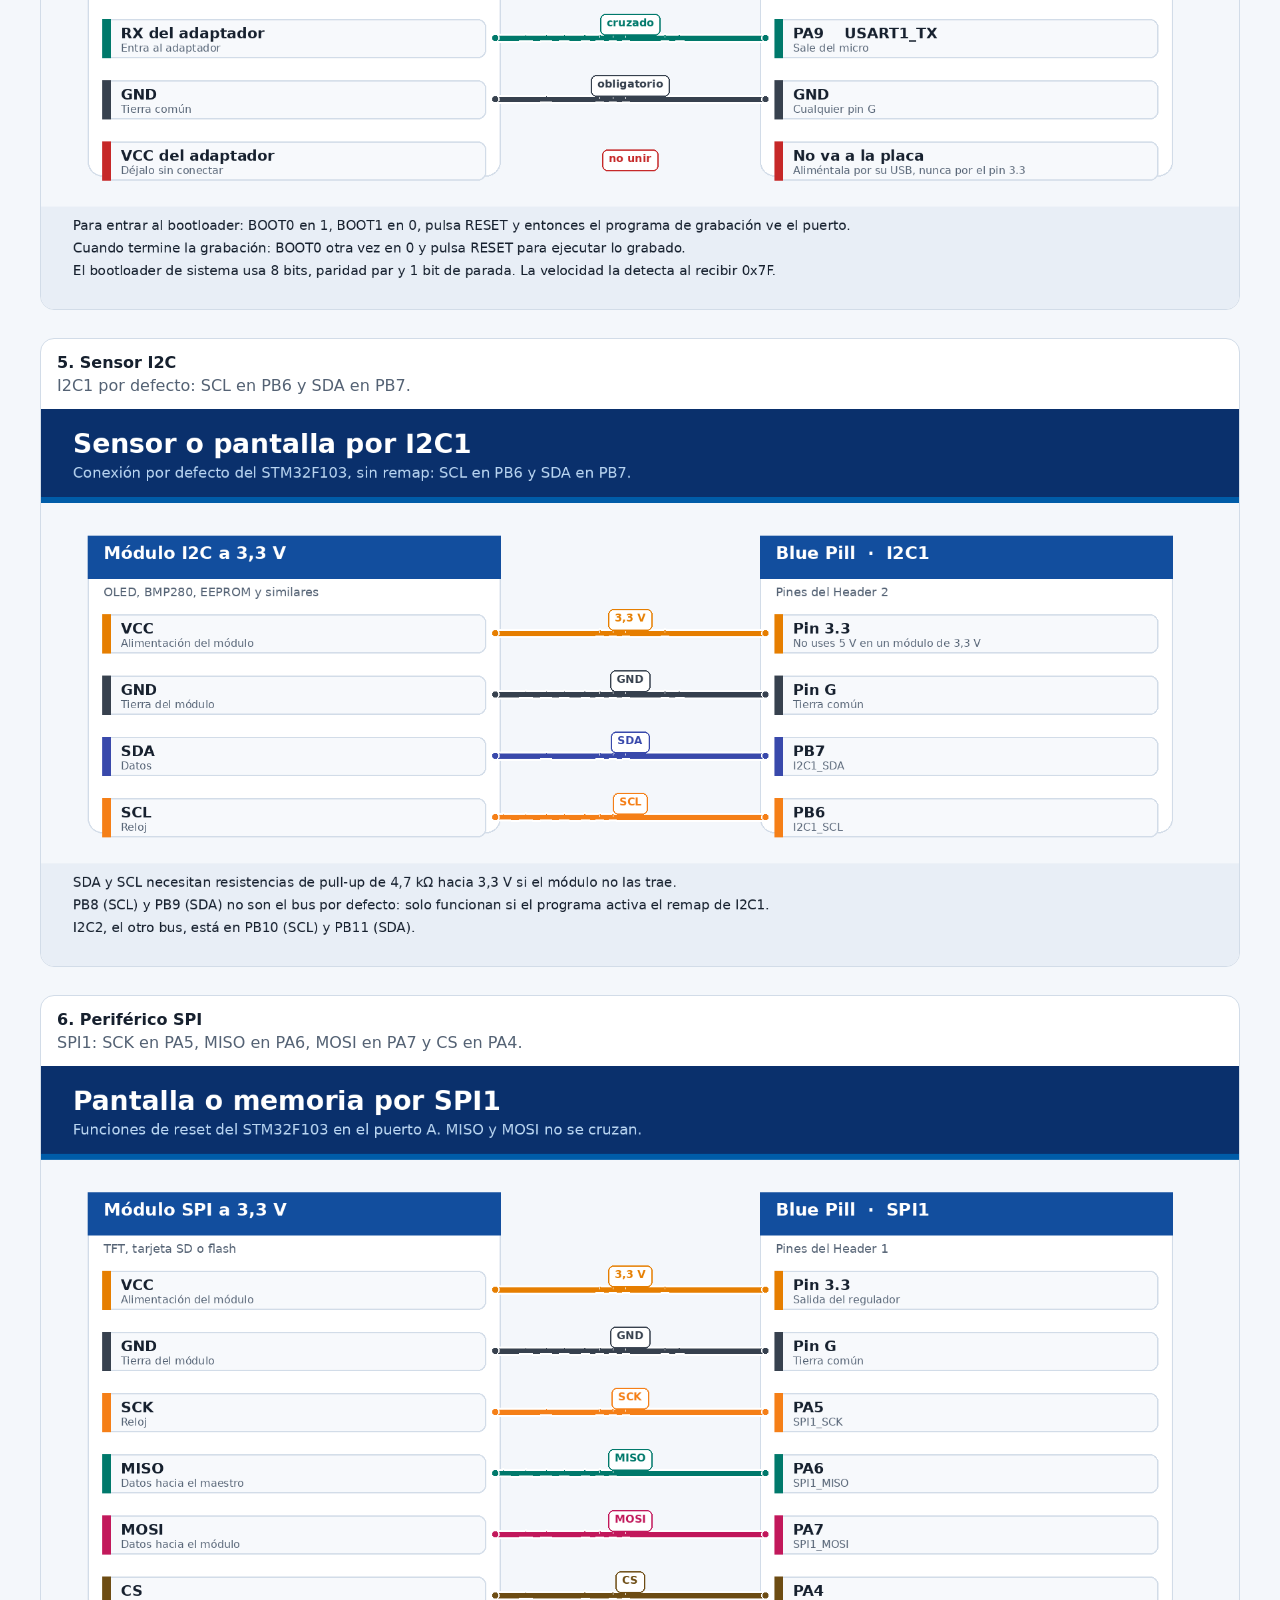
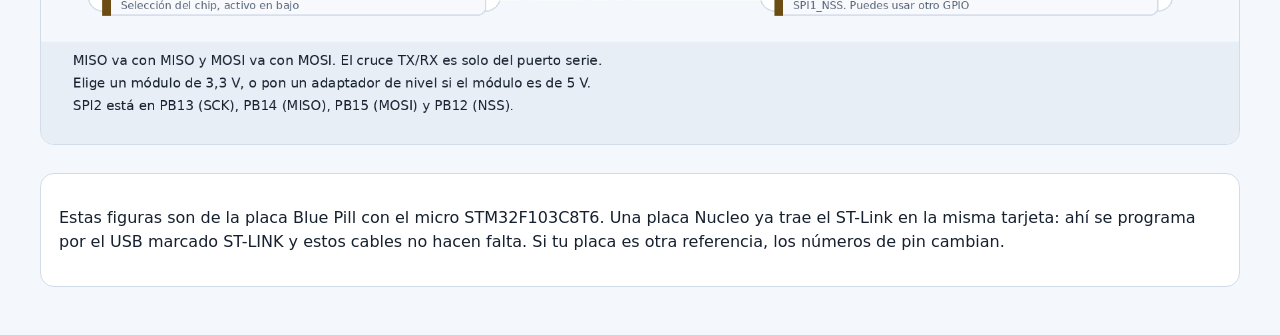
<file: stm32-conexiones/index.html>
<!DOCTYPE html>
<html lang="es">
<head>
  <meta charset="utf-8">
  <meta name="viewport" content="width=device-width, initial-scale=1">
  <title>Conexiones STM32 Blue Pill</title>
  <style>
    :root { color-scheme: light; }
    body {
      margin: 0;
      font-family: "Segoe UI", "DejaVu Sans", sans-serif;
      background: #f4f7fb;
      color: #16202e;
    }
    header {
      background: #0a306c;
      color: #fff;
      padding: 28px 24px 22px;
    }
    header h1 { margin: 0 0 8px; font-size: 1.7rem; }
    header p { margin: 0; max-width: 46rem; color: #bad6f2; line-height: 1.45; }
    main { max-width: 1200px; margin: 0 auto; padding: 20px 16px 48px; }
    figure {
      margin: 0 0 28px;
      background: #fff;
      border: 1px solid #d2dce8;
      border-radius: 14px;
      overflow: hidden;
    }
    figcaption {
      padding: 14px 16px 4px;
      font-weight: 700;
    }
    figure p { margin: 0; padding: 0 16px 14px; color: #546274; }
    img { display: block; width: 100%; height: auto; }
    .nota {
      background: #fff;
      border: 1px solid #d2dce8;
      border-radius: 14px;
      padding: 16px 18px;
      line-height: 1.5;
    }
  </style>
</head>
<body>
  <header>
    <h1>Pulsadores y relés en Nucleo y Blue Pill</h1>
    <p>El póster muestra las dos placas, los pulsadores con resistencia a GND y los relés con transistor y diodo. La bobina usa 5 V de otra fuente. Debajo quedan otros cableados de la Blue Pill.</p>
  </header>
  <main>
    <figure>
      <figcaption>Póster: pulsadores A B C D y relés</figcaption>
      <p>Nucleo: D2 y D4 entran, D7 y D8 salen. Blue Pill: A0 y A1 entran, A2 y A3 salen. En la Blue Pill, A0 es el pin 10 del chip.</p>
      <img src="figuras/00-pulsadores-reles.png" alt="Esquema de pulsadores y relés para Nucleo y Blue Pill">
    </figure>
    <figure>
      <figcaption>Fuente de 3,3 V</figcaption>
      <p>AMS1117-3.3 desde 5 V. Pin 1 a GND, pin 2 salida, pin 3 entrada. La aleta también es la salida.</p>
      <img src="figuras/07-fuente-3v3.png" alt="Circuito de la fuente de 3,3 V con AMS1117-3.3">
    </figure>
    <figure>
      <figcaption>1. Mapa de pines</figcaption>
      <p>Los dos headers de 20 pines y el header SWD de 4 pines.</p>
      <img src="figuras/01-mapa-pines.png" alt="Mapa de pines de la Blue Pill STM32F103C8T6">
    </figure>
    <figure>
      <figcaption>2. Alimentación</figcaption>
      <p>USB o pin de 5 V, nunca los dos. El pin 3,3 V es una salida.</p>
      <img src="figuras/02-alimentacion.png" alt="Cómo alimentar la Blue Pill por USB o por el pin de 5 V">
    </figure>
    <figure id="stlink">
      <figcaption>3. ST-Link por SWD</figcaption>
      <p>SWDIO a PA13, SWCLK a PA14 y GND. El cable de 3,3 V solo si la placa no tiene otra fuente.</p>
      <img src="figuras/03-stlink-swd.png" alt="Conexión del ST-Link V2 al header SWD de la Blue Pill">
    </figure>
    <figure>
      <figcaption>4. Bootloader por USART1</figcaption>
      <p>TX del adaptador a PA10. RX del adaptador a PA9. BOOT0 en 1 y BOOT1 en 0 para grabar.</p>
      <img src="figuras/04-uart-bootloader.png" alt="Conexión de un adaptador USB serie al USART1 para el bootloader">
    </figure>
    <figure>
      <figcaption>5. Sensor I2C</figcaption>
      <p>I2C1 por defecto: SCL en PB6 y SDA en PB7.</p>
      <img src="figuras/05-sensor-i2c.png" alt="Conexión de un módulo I2C a PB6 y PB7">
    </figure>
    <figure id="spi">
      <figcaption>6. Periférico SPI</figcaption>
      <p>SPI1: SCK en PA5, MISO en PA6, MOSI en PA7 y CS en PA4.</p>
      <img src="figuras/06-periferico-spi.png" alt="Conexión de un módulo SPI a los pines PA4, PA5, PA6 y PA7">
    </figure>
    <section class="nota">
      <p>Estas figuras son de la placa Blue Pill con el micro STM32F103C8T6. Una placa Nucleo ya trae el ST-Link en la misma tarjeta: ahí se programa por el USB marcado ST-LINK y estos cables no hacen falta. Si tu placa es otra referencia, los números de pin cambian.</p>
    </section>
  </main>
</body>
</html>
</file>
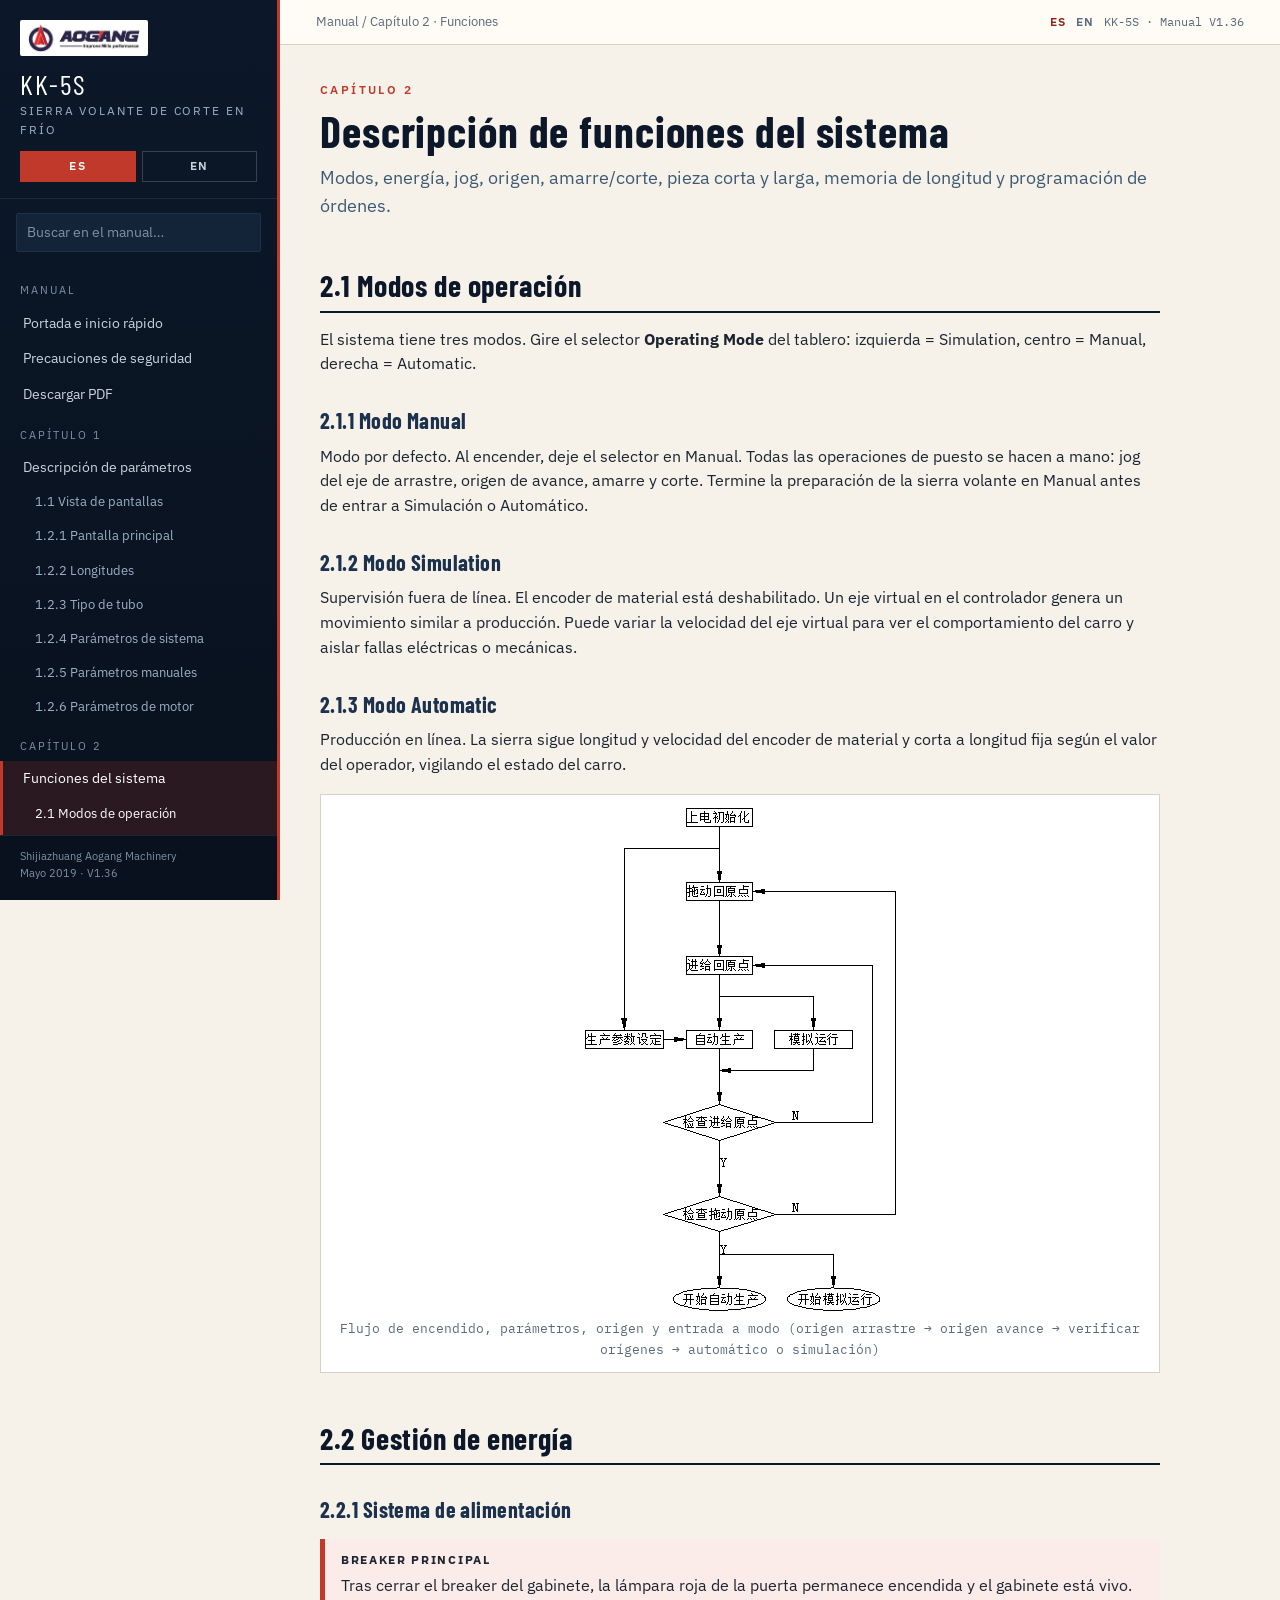
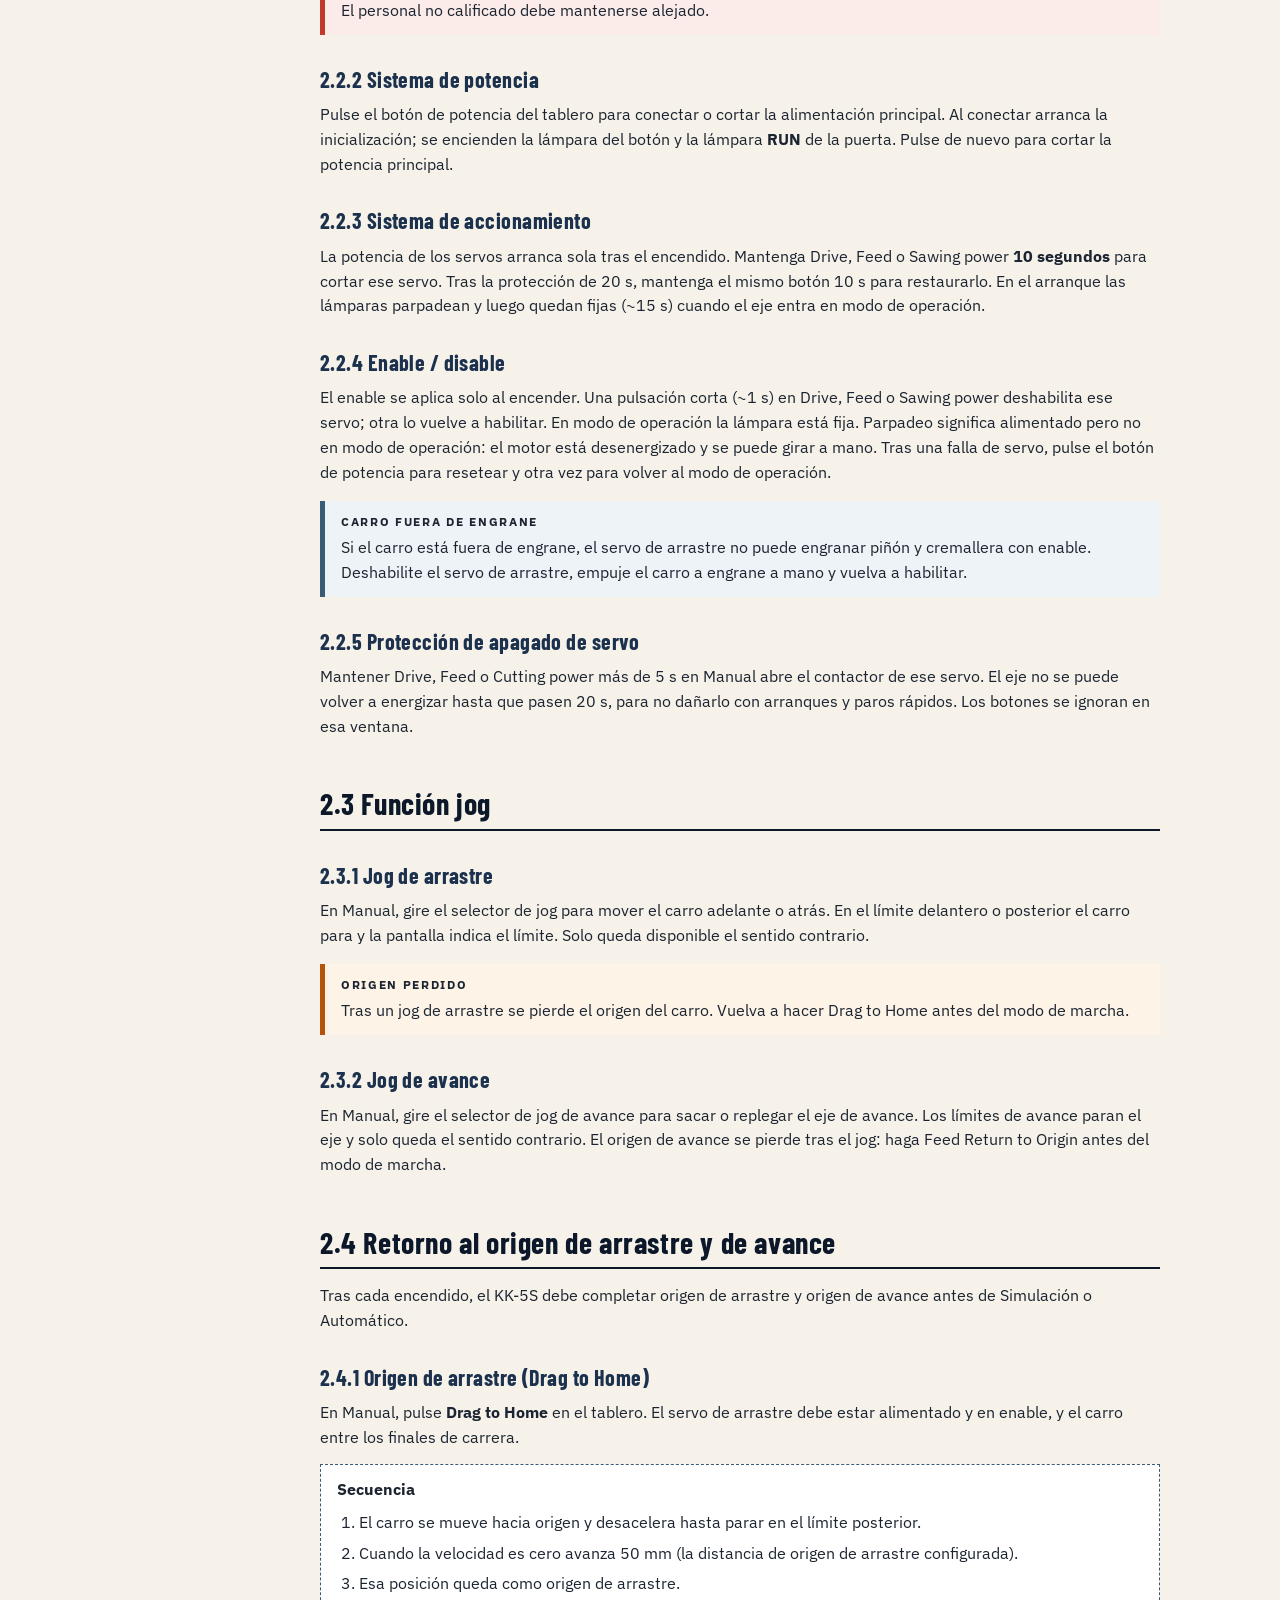
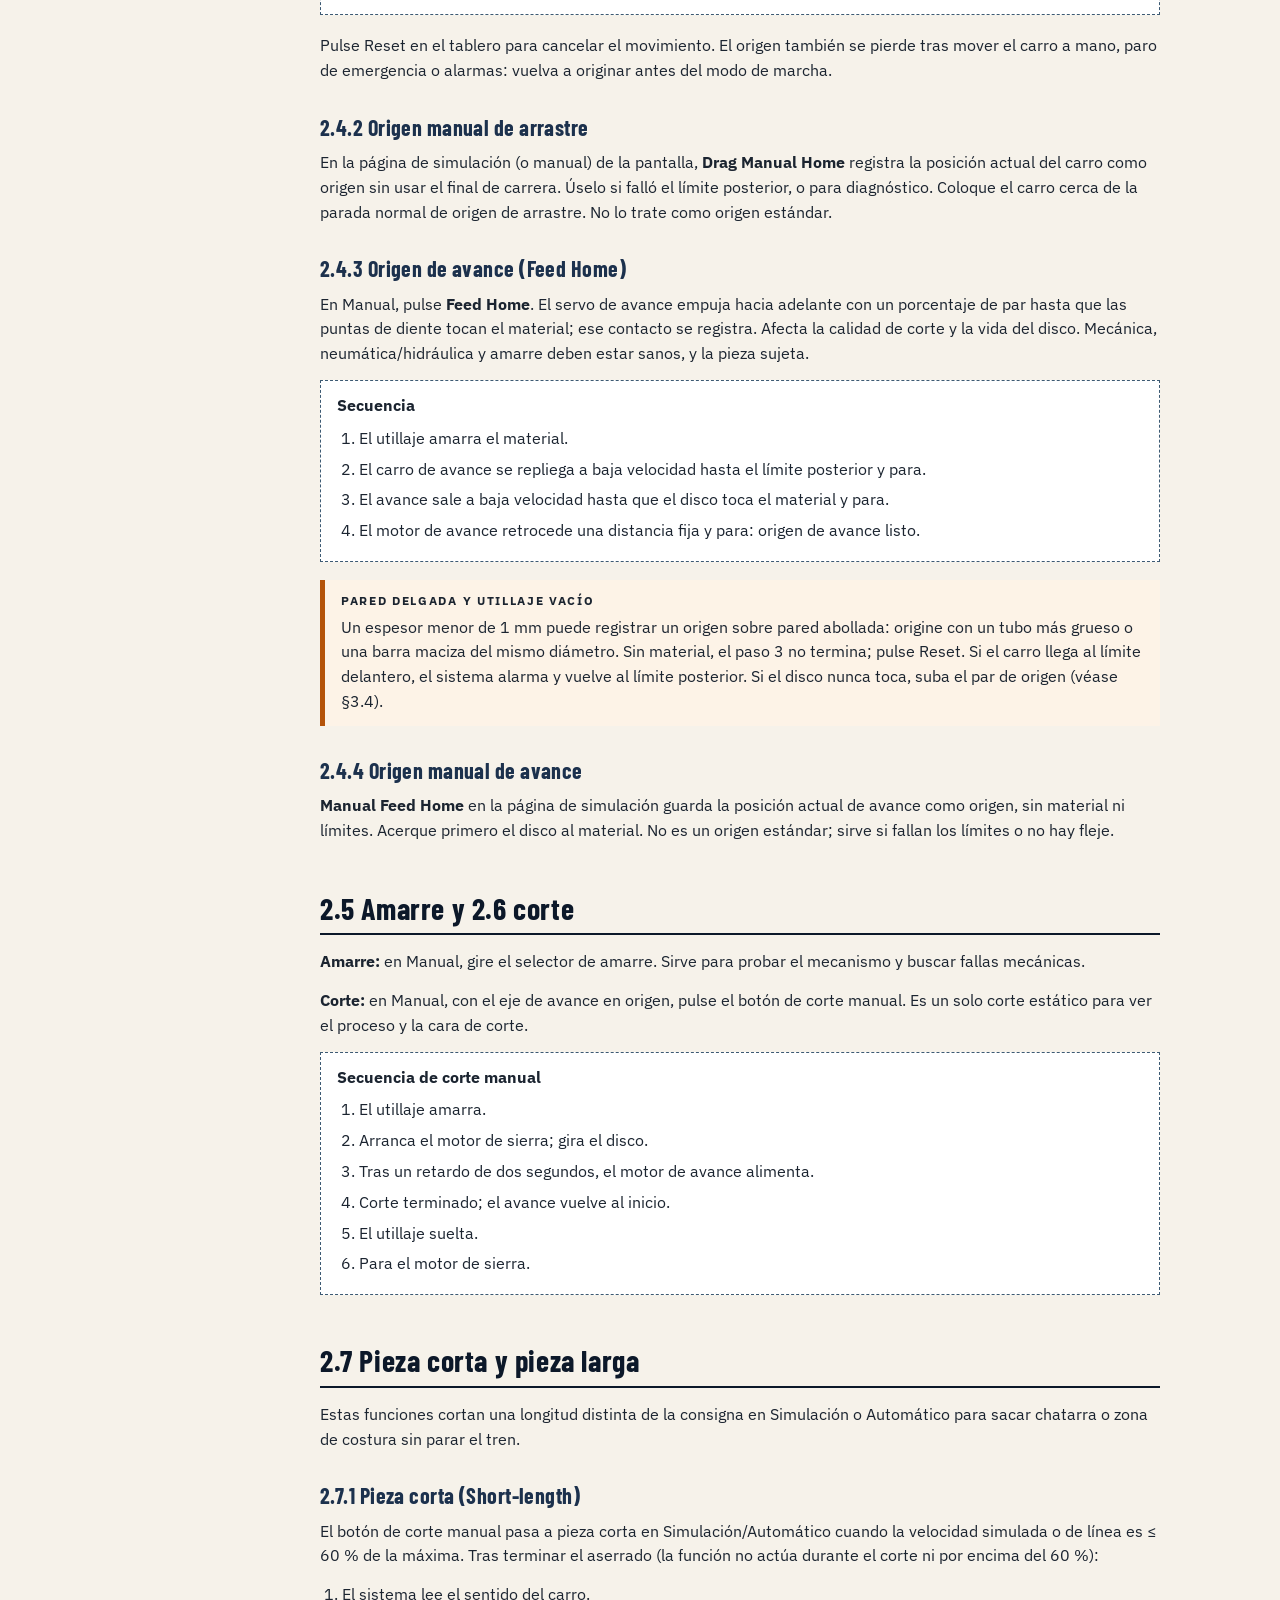
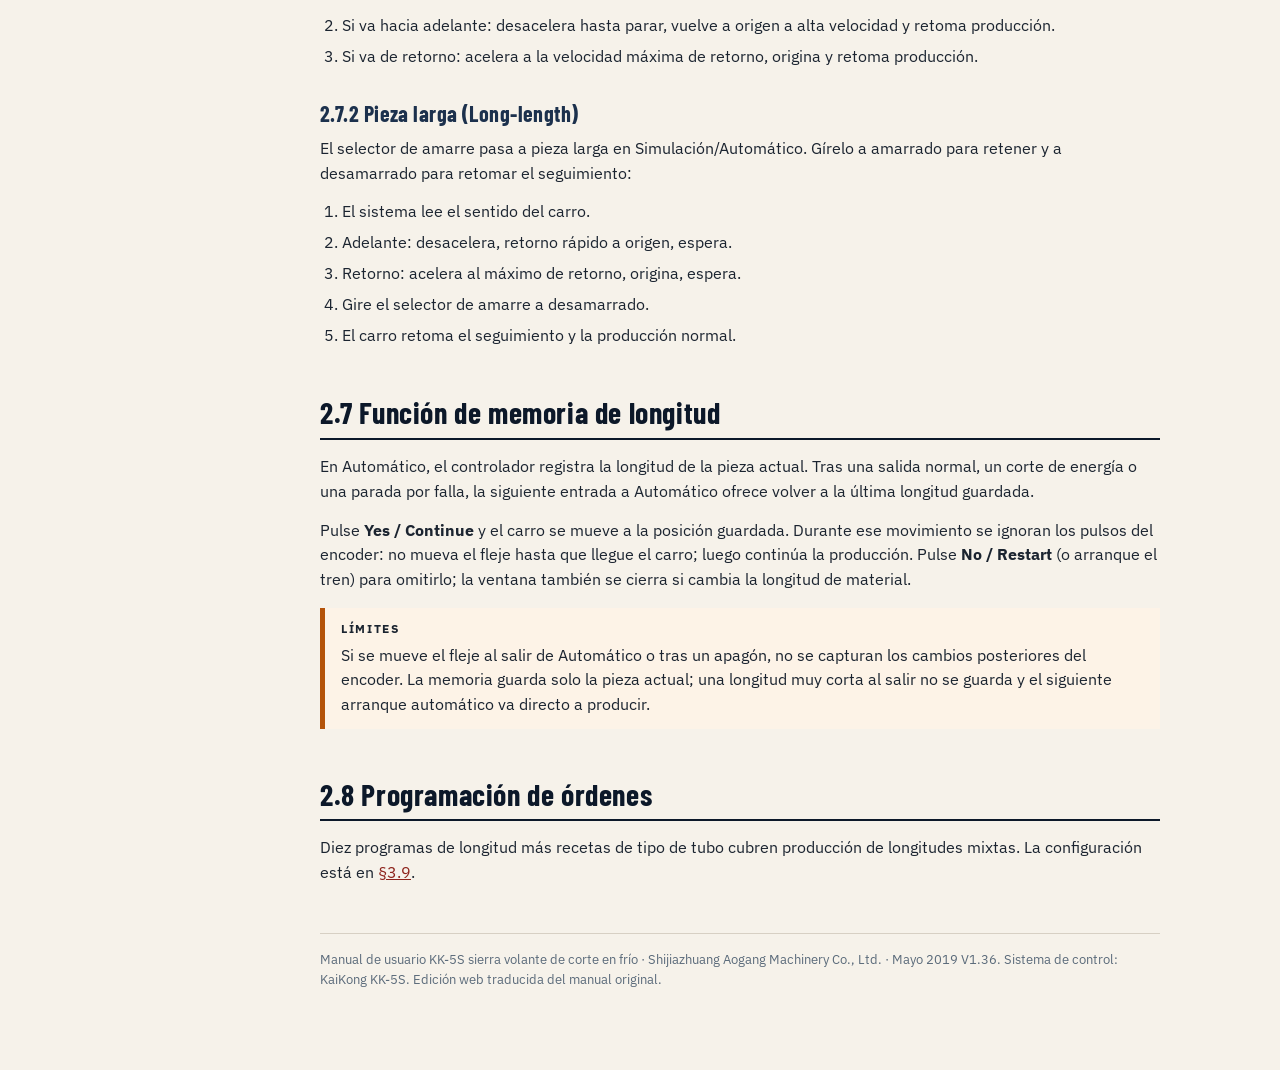
<file: functions.html>
<!DOCTYPE html>
<html lang="es">
<head>
  <meta charset="utf-8">
  <meta name="viewport" content="width=device-width, initial-scale=1">
  <title>Capítulo 2 · Funciones — KK-5S Sierra volante de corte en frío</title>
  <link rel="preconnect" href="https://fonts.googleapis.com">
  <link rel="preconnect" href="https://fonts.gstatic.com" crossorigin>
  <link href="https://fonts.googleapis.com/css2?family=Barlow+Condensed:wght@600;700&family=IBM+Plex+Mono:wght@400;500&family=IBM+Plex+Sans:wght@400;500;600&display=swap" rel="stylesheet">
  <link rel="stylesheet" href="assets/css/manual.css">
</head>
<body>
  <a class="skip" href="#content">Saltar al contenido</a>
  <button class="menu-btn" type="button" aria-label="Abrir menú">☰</button>
  <aside class="sidebar">
    <div class="brand">
      <img src="assets/img/logo-aogang-header.jpeg" alt="AOGANG">
      <div class="model">KK-5S</div>
      <div class="sub">Sierra volante de corte en frío</div>
      <div class="lang-switch">
        <a class="active" href="functions.html" hreflang="es">ES</a>
        <a class="" href="en/functions.html" hreflang="en">EN</a>
      </div>
    </div>
    <div class="search-wrap">
      <input id="manual-search" type="search" placeholder="Buscar en el manual…" autocomplete="off">
      <div id="search-results" class="search-results"></div>
    </div>
    <nav class="nav">
      <div class="group">Manual</div>
      <a href="index.html">Portada e inicio rápido</a>
      <a href="safety.html">Precauciones de seguridad</a>
      <a href="descargas/KK-5S-Manual-Operacion-ES.pdf">Descargar PDF</a>
      <div class="group">Capítulo 1</div>
      <a href="parameters.html">Descripción de parámetros</a>
      <a class="sub" href="parameters.html#screen-overview">1.1 Vista de pantallas</a>
      <a class="sub" href="parameters.html#main-page">1.2.1 Pantalla principal</a>
      <a class="sub" href="parameters.html#length">1.2.2 Longitudes</a>
      <a class="sub" href="parameters.html#tube">1.2.3 Tipo de tubo</a>
      <a class="sub" href="parameters.html#system">1.2.4 Parámetros de sistema</a>
      <a class="sub" href="parameters.html#manual-params">1.2.5 Parámetros manuales</a>
      <a class="sub" href="parameters.html#motor">1.2.6 Parámetros de motor</a>
      <div class="group">Capítulo 2</div>
      <a href="functions.html">Funciones del sistema</a>
      <a class="sub" href="functions.html#modes">2.1 Modos de operación</a>
      <a class="sub" href="functions.html#power">2.2 Energía</a>
      <a class="sub" href="functions.html#home">2.4 Retorno al origen</a>
      <div class="group">Capítulo 3</div>
      <a href="operation.html">Instrucciones de operación</a>
      <a class="sub" href="operation.html#power-on">3.1 Encendido</a>
      <a class="sub" href="operation.html#cut">3.6 Corte manual</a>
      <a class="sub" href="operation.html#auto">3.8 Modo automático</a>
      <a class="sub" href="operation.html#sync">3.12 Sincronismo</a>

    </nav>
    <div class="sidebar-foot">Shijiazhuang Aogang Machinery<br>Mayo 2019 · V1.36</div>
  </aside>
  <div class="main">
    <div class="topbar">
      <div class="crumb">Manual / Capítulo 2 · Funciones</div>
      <div class="lang-inline">
        <a class="active" href="functions.html">ES</a>
        <a class="" href="en/functions.html">EN</a>
        <span class="meta">KK-5S · Manual V1.36</span>
      </div>
    </div>
    <article id="content" class="content">

      <div class="kicker">Capítulo 2</div>
      <h1>Descripción de funciones del sistema</h1>
      <p class="lede">Modos, energía, jog, origen, amarre/corte, pieza corta y larga, memoria de longitud y programación de órdenes.</p>

      <h2 id="modes">2.1 Modos de operación</h2>
      <p>El sistema tiene tres modos. Gire el selector <strong>Operating Mode</strong> del tablero: izquierda = Simulation, centro = Manual, derecha = Automatic.</p>
      <h3>2.1.1 Modo Manual</h3>
      <p>Modo por defecto. Al encender, deje el selector en Manual. Todas las operaciones de puesto se hacen a mano: jog del eje de arrastre, origen de avance, amarre y corte. Termine la preparación de la sierra volante en Manual antes de entrar a Simulación o Automático.</p>
      <h3>2.1.2 Modo Simulation</h3>
      <p>Supervisión fuera de línea. El encoder de material está deshabilitado. Un eje virtual en el controlador genera un movimiento similar a producción. Puede variar la velocidad del eje virtual para ver el comportamiento del carro y aislar fallas eléctricas o mecánicas.</p>
      <h3>2.1.3 Modo Automatic</h3>
      <p>Producción en línea. La sierra sigue longitud y velocidad del encoder de material y corta a longitud fija según el valor del operador, vigilando el estado del carro.</p>
      <figure>
        <img src="assets/img/fig-startup-flow.png" alt="Flujo de encendido, parámetros, origen y entrada a modo (origen arrastre → origen avance → verificar orígenes → automático o simulación)">
        <figcaption>Flujo de encendido, parámetros, origen y entrada a modo (origen arrastre → origen avance → verificar orígenes → automático o simulación)</figcaption>
      </figure>

      <h2 id="power">2.2 Gestión de energía</h2>
      <h3>2.2.1 Sistema de alimentación</h3>
      <div class="callout danger">
        <strong>Breaker principal</strong>
        Tras cerrar el breaker del gabinete, la lámpara roja de la puerta permanece encendida y el gabinete está vivo. El personal no calificado debe mantenerse alejado.
      </div>
      <h3>2.2.2 Sistema de potencia</h3>
      <p>Pulse el botón de potencia del tablero para conectar o cortar la alimentación principal. Al conectar arranca la inicialización; se encienden la lámpara del botón y la lámpara <strong>RUN</strong> de la puerta. Pulse de nuevo para cortar la potencia principal.</p>
      <h3>2.2.3 Sistema de accionamiento</h3>
      <p>La potencia de los servos arranca sola tras el encendido. Mantenga Drive, Feed o Sawing power <strong>10 segundos</strong> para cortar ese servo. Tras la protección de 20 s, mantenga el mismo botón 10 s para restaurarlo. En el arranque las lámparas parpadean y luego quedan fijas (~15 s) cuando el eje entra en modo de operación.</p>
      <h3>2.2.4 Enable / disable</h3>
      <p>El enable se aplica solo al encender. Una pulsación corta (~1 s) en Drive, Feed o Sawing power deshabilita ese servo; otra lo vuelve a habilitar. En modo de operación la lámpara está fija. Parpadeo significa alimentado pero no en modo de operación: el motor está desenergizado y se puede girar a mano. Tras una falla de servo, pulse el botón de potencia para resetear y otra vez para volver al modo de operación.</p>
      <div class="callout note">
        <strong>Carro fuera de engrane</strong>
        Si el carro está fuera de engrane, el servo de arrastre no puede engranar piñón y cremallera con enable. Deshabilite el servo de arrastre, empuje el carro a engrane a mano y vuelva a habilitar.
      </div>
      <h3>2.2.5 Protección de apagado de servo</h3>
      <p>Mantener Drive, Feed o Cutting power más de 5 s en Manual abre el contactor de ese servo. El eje no se puede volver a energizar hasta que pasen 20 s, para no dañarlo con arranques y paros rápidos. Los botones se ignoran en esa ventana.</p>

      <h2 id="jog">2.3 Función jog</h2>
      <h3>2.3.1 Jog de arrastre</h3>
      <p>En Manual, gire el selector de jog para mover el carro adelante o atrás. En el límite delantero o posterior el carro para y la pantalla indica el límite. Solo queda disponible el sentido contrario.</p>
      <div class="callout warn">
        <strong>Origen perdido</strong>
        Tras un jog de arrastre se pierde el origen del carro. Vuelva a hacer Drag to Home antes del modo de marcha.
      </div>
      <h3>2.3.2 Jog de avance</h3>
      <p>En Manual, gire el selector de jog de avance para sacar o replegar el eje de avance. Los límites de avance paran el eje y solo queda el sentido contrario. El origen de avance se pierde tras el jog: haga Feed Return to Origin antes del modo de marcha.</p>

      <h2 id="home">2.4 Retorno al origen de arrastre y de avance</h2>
      <p>Tras cada encendido, el KK-5S debe completar origen de arrastre y origen de avance antes de Simulación o Automático.</p>
      <h3>2.4.1 Origen de arrastre (Drag to Home)</h3>
      <p>En Manual, pulse <strong>Drag to Home</strong> en el tablero. El servo de arrastre debe estar alimentado y en enable, y el carro entre los finales de carrera.</p>
      <div class="seq">
        <strong>Secuencia</strong>
        <ol>
          <li>El carro se mueve hacia origen y desacelera hasta parar en el límite posterior.</li>
          <li>Cuando la velocidad es cero avanza 50 mm (la distancia de origen de arrastre configurada).</li>
          <li>Esa posición queda como origen de arrastre.</li>
        </ol>
      </div>
      <p>Pulse Reset en el tablero para cancelar el movimiento. El origen también se pierde tras mover el carro a mano, paro de emergencia o alarmas: vuelva a originar antes del modo de marcha.</p>
      <h3>2.4.2 Origen manual de arrastre</h3>
      <p>En la página de simulación (o manual) de la pantalla, <strong>Drag Manual Home</strong> registra la posición actual del carro como origen sin usar el final de carrera. Úselo si falló el límite posterior, o para diagnóstico. Coloque el carro cerca de la parada normal de origen de arrastre. No lo trate como origen estándar.</p>
      <h3>2.4.3 Origen de avance (Feed Home)</h3>
      <p>En Manual, pulse <strong>Feed Home</strong>. El servo de avance empuja hacia adelante con un porcentaje de par hasta que las puntas de diente tocan el material; ese contacto se registra. Afecta la calidad de corte y la vida del disco. Mecánica, neumática/hidráulica y amarre deben estar sanos, y la pieza sujeta.</p>
      <div class="seq">
        <strong>Secuencia</strong>
        <ol>
          <li>El utillaje amarra el material.</li>
          <li>El carro de avance se repliega a baja velocidad hasta el límite posterior y para.</li>
          <li>El avance sale a baja velocidad hasta que el disco toca el material y para.</li>
          <li>El motor de avance retrocede una distancia fija y para: origen de avance listo.</li>
        </ol>
      </div>
      <div class="callout warn">
        <strong>Pared delgada y utillaje vacío</strong>
        Un espesor menor de 1 mm puede registrar un origen sobre pared abollada: origine con un tubo más grueso o una barra maciza del mismo diámetro. Sin material, el paso 3 no termina; pulse Reset. Si el carro llega al límite delantero, el sistema alarma y vuelve al límite posterior. Si el disco nunca toca, suba el par de origen (véase §3.4).
      </div>
      <h3>2.4.4 Origen manual de avance</h3>
      <p><strong>Manual Feed Home</strong> en la página de simulación guarda la posición actual de avance como origen, sin material ni límites. Acerque primero el disco al material. No es un origen estándar; sirve si fallan los límites o no hay fleje.</p>

      <h2 id="clamp-cut">2.5 Amarre y 2.6 corte</h2>
      <p><strong>Amarre:</strong> en Manual, gire el selector de amarre. Sirve para probar el mecanismo y buscar fallas mecánicas.</p>
      <p><strong>Corte:</strong> en Manual, con el eje de avance en origen, pulse el botón de corte manual. Es un solo corte estático para ver el proceso y la cara de corte.</p>
      <div class="seq">
        <strong>Secuencia de corte manual</strong>
        <ol>
          <li>El utillaje amarra.</li>
          <li>Arranca el motor de sierra; gira el disco.</li>
          <li>Tras un retardo de dos segundos, el motor de avance alimenta.</li>
          <li>Corte terminado; el avance vuelve al inicio.</li>
          <li>El utillaje suelta.</li>
          <li>Para el motor de sierra.</li>
        </ol>
      </div>

      <h2 id="short-long">2.7 Pieza corta y pieza larga</h2>
      <p>Estas funciones cortan una longitud distinta de la consigna en Simulación o Automático para sacar chatarra o zona de costura sin parar el tren.</p>
      <h3>2.7.1 Pieza corta (Short-length)</h3>
      <p>El botón de corte manual pasa a pieza corta en Simulación/Automático cuando la velocidad simulada o de línea es ≤ 60 % de la máxima. Tras terminar el aserrado (la función no actúa durante el corte ni por encima del 60 %):</p>
      <ol>
        <li>El sistema lee el sentido del carro.</li>
        <li>Si va hacia adelante: desacelera hasta parar, vuelve a origen a alta velocidad y retoma producción.</li>
        <li>Si va de retorno: acelera a la velocidad máxima de retorno, origina y retoma producción.</li>
      </ol>
      <h3>2.7.2 Pieza larga (Long-length)</h3>
      <p>El selector de amarre pasa a pieza larga en Simulación/Automático. Gírelo a amarrado para retener y a desamarrado para retomar el seguimiento:</p>
      <ol>
        <li>El sistema lee el sentido del carro.</li>
        <li>Adelante: desacelera, retorno rápido a origen, espera.</li>
        <li>Retorno: acelera al máximo de retorno, origina, espera.</li>
        <li>Gire el selector de amarre a desamarrado.</li>
        <li>El carro retoma el seguimiento y la producción normal.</li>
      </ol>

      <h2 id="memory">2.7 Función de memoria de longitud</h2>
      <p>En Automático, el controlador registra la longitud de la pieza actual. Tras una salida normal, un corte de energía o una parada por falla, la siguiente entrada a Automático ofrece volver a la última longitud guardada.</p>
      <p>Pulse <strong>Yes / Continue</strong> y el carro se mueve a la posición guardada. Durante ese movimiento se ignoran los pulsos del encoder: no mueva el fleje hasta que llegue el carro; luego continúa la producción. Pulse <strong>No / Restart</strong> (o arranque el tren) para omitirlo; la ventana también se cierra si cambia la longitud de material.</p>
      <div class="callout warn">
        <strong>Límites</strong>
        Si se mueve el fleje al salir de Automático o tras un apagón, no se capturan los cambios posteriores del encoder. La memoria guarda solo la pieza actual; una longitud muy corta al salir no se guarda y el siguiente arranque automático va directo a producir.
      </div>

      <h2 id="scheduling">2.8 Programación de órdenes</h2>
      <p>Diez programas de longitud más recetas de tipo de tubo cubren producción de longitudes mixtas. La configuración está en <a href="operation.html#schedule">§3.9</a>.</p>

      <footer class="page-foot">
        Manual de usuario KK-5S sierra volante de corte en frío · Shijiazhuang Aogang Machinery Co., Ltd. · Mayo 2019 V1.36. Sistema de control: KaiKong KK-5S. Edición web traducida del manual original.
      </footer>
    </article>
  </div>
  <script src="assets/js/manual.js"></script>
</body>
</html>
</file>
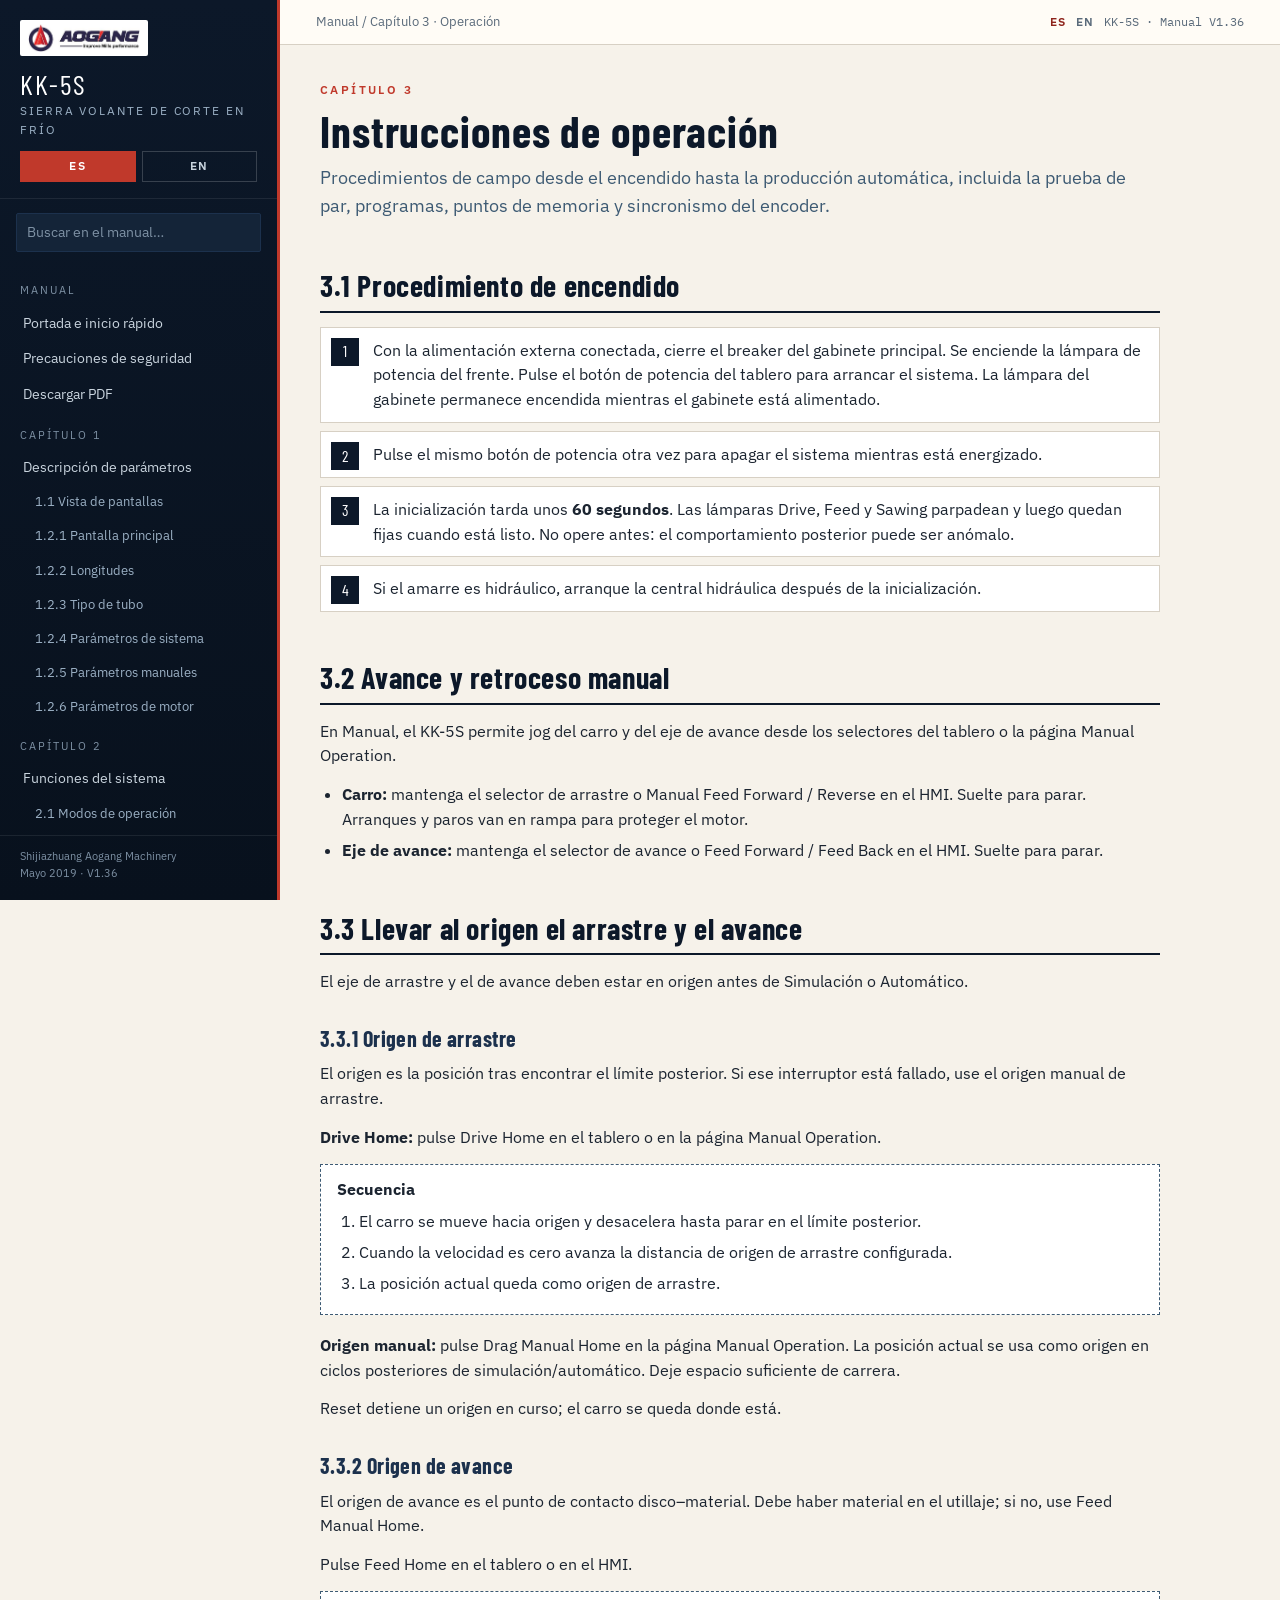
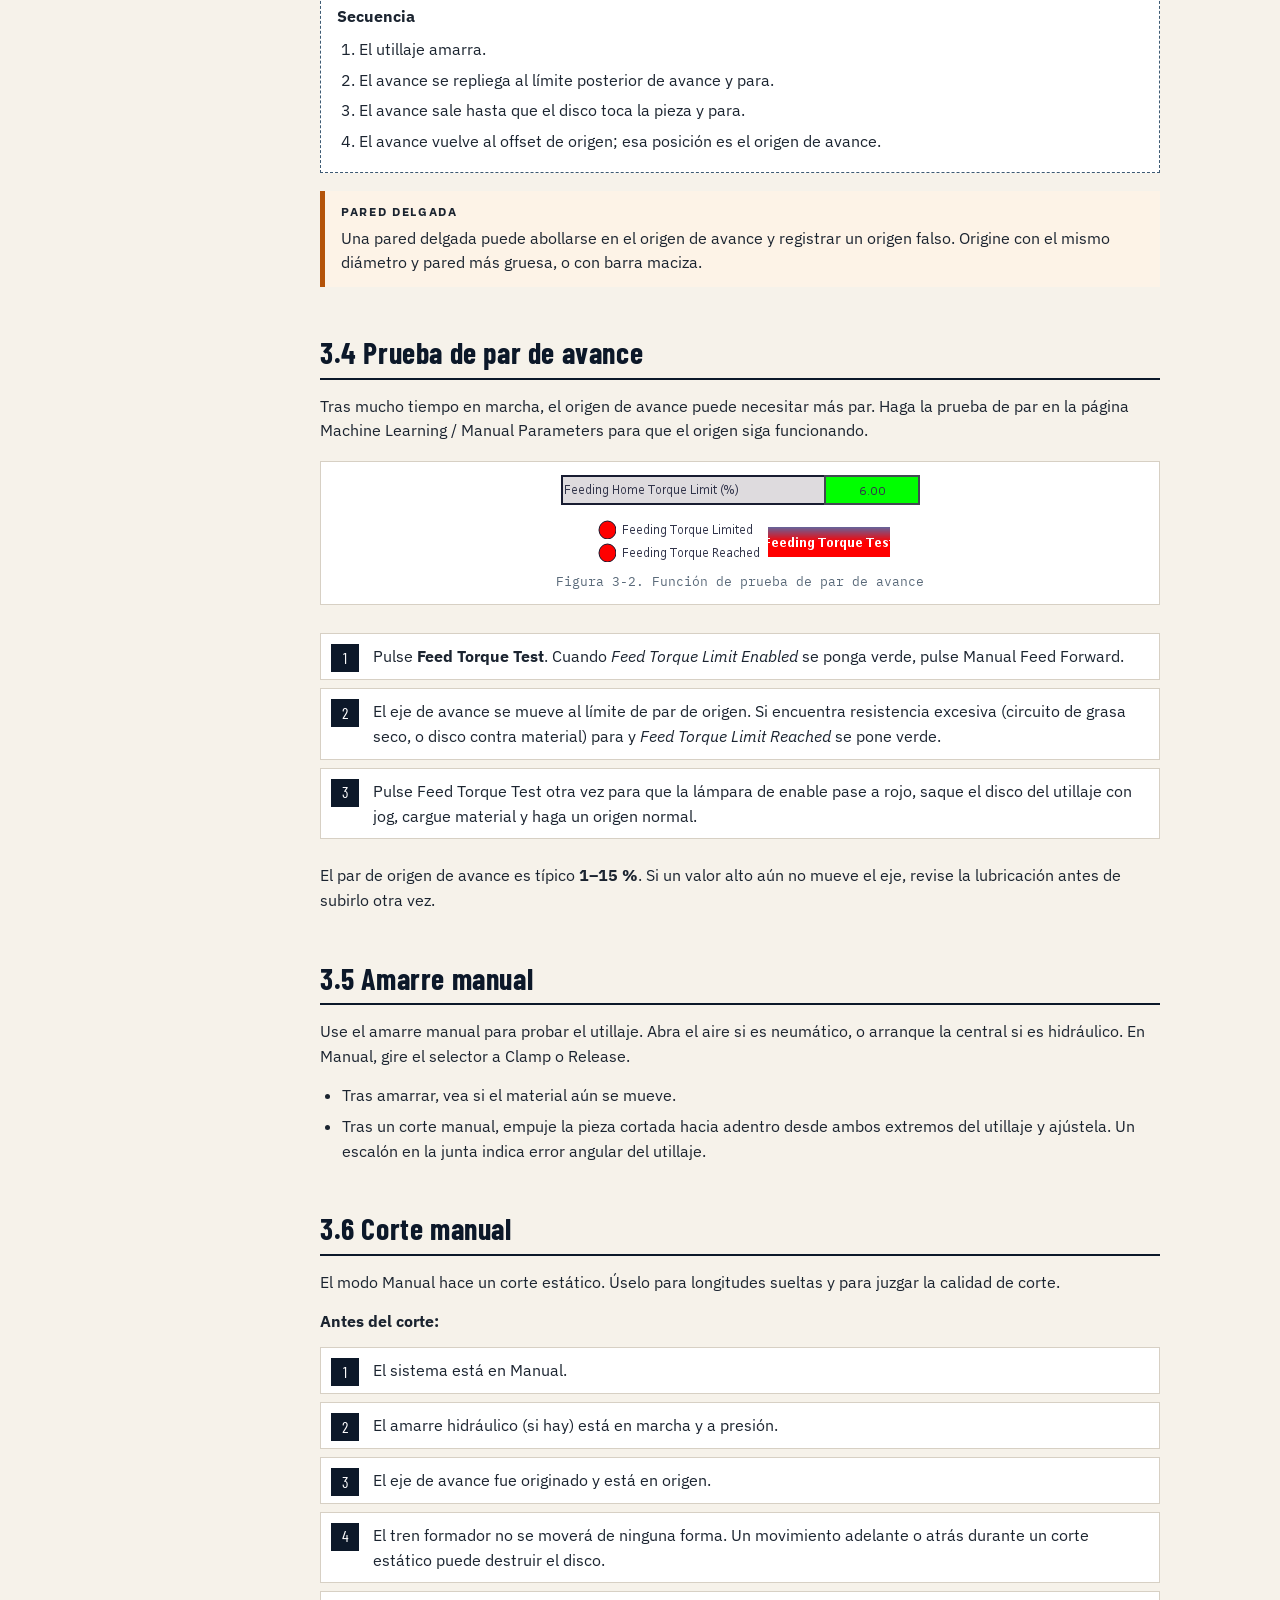
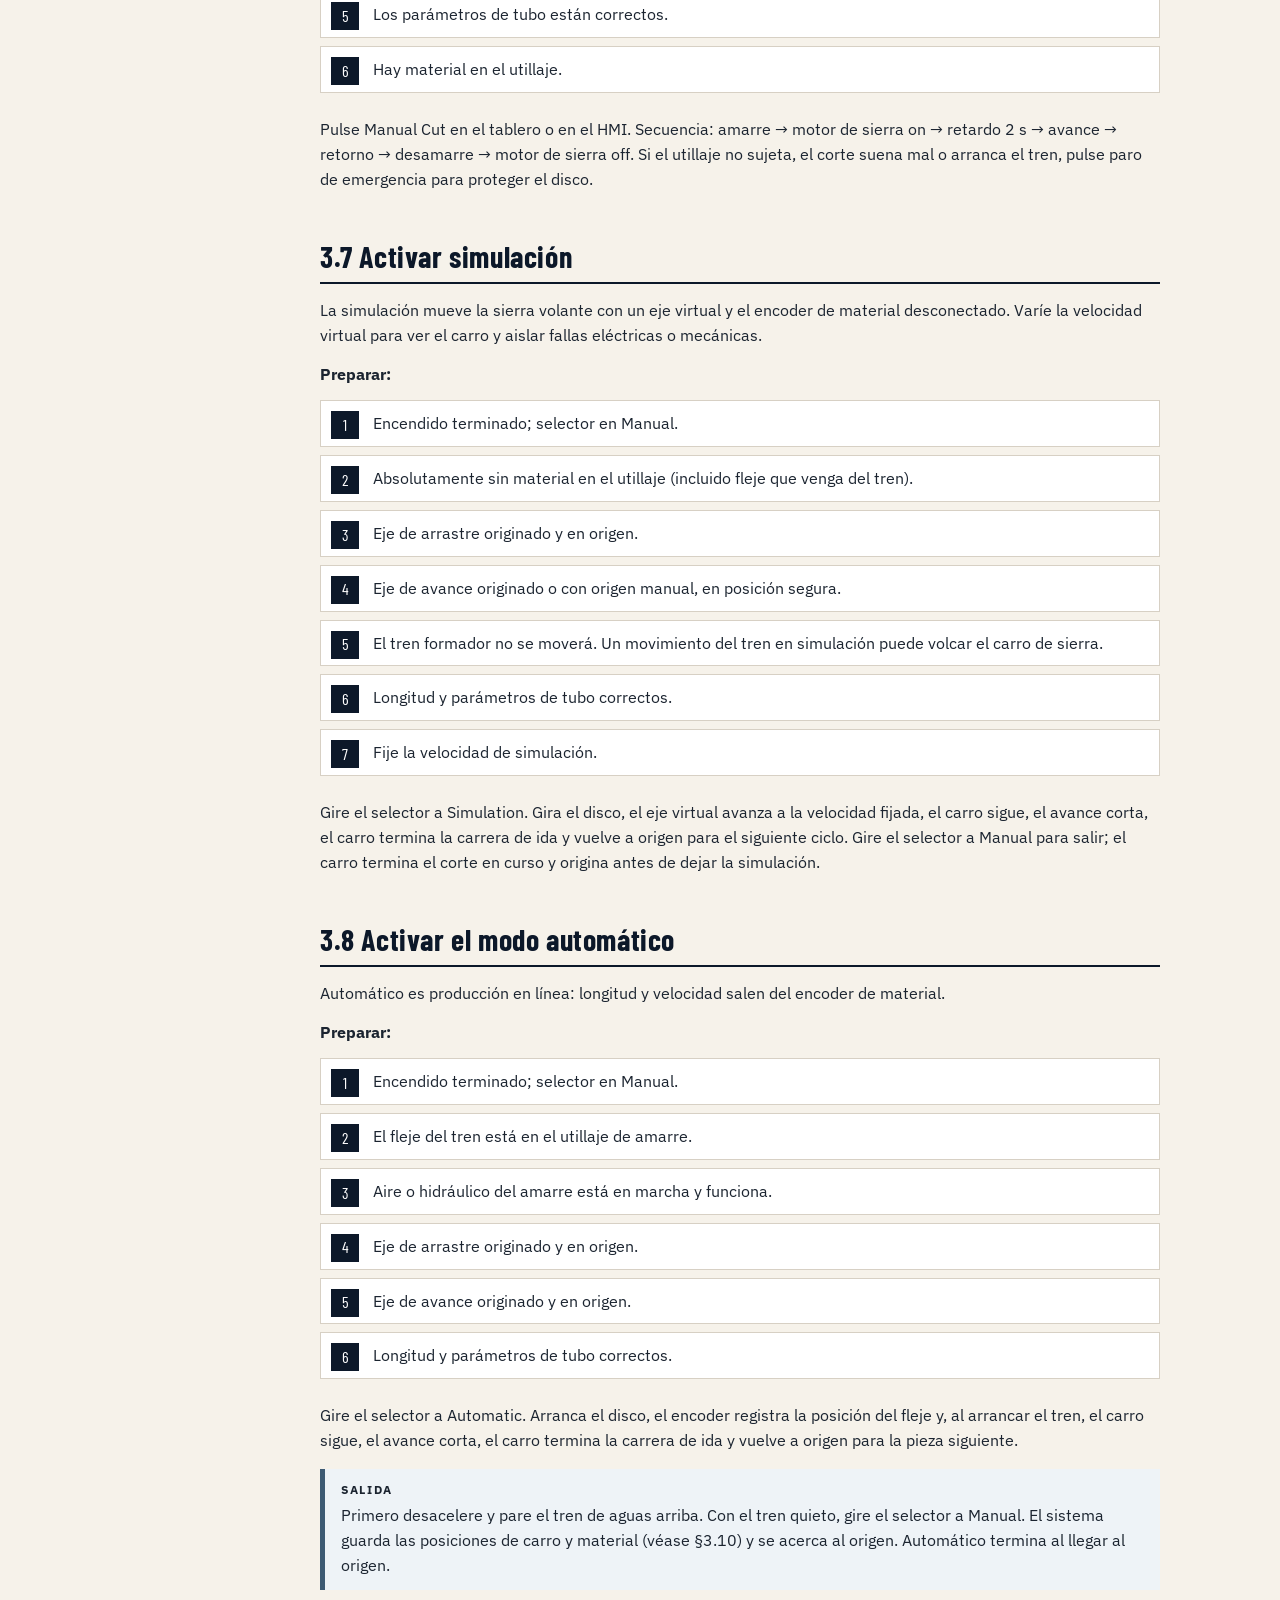
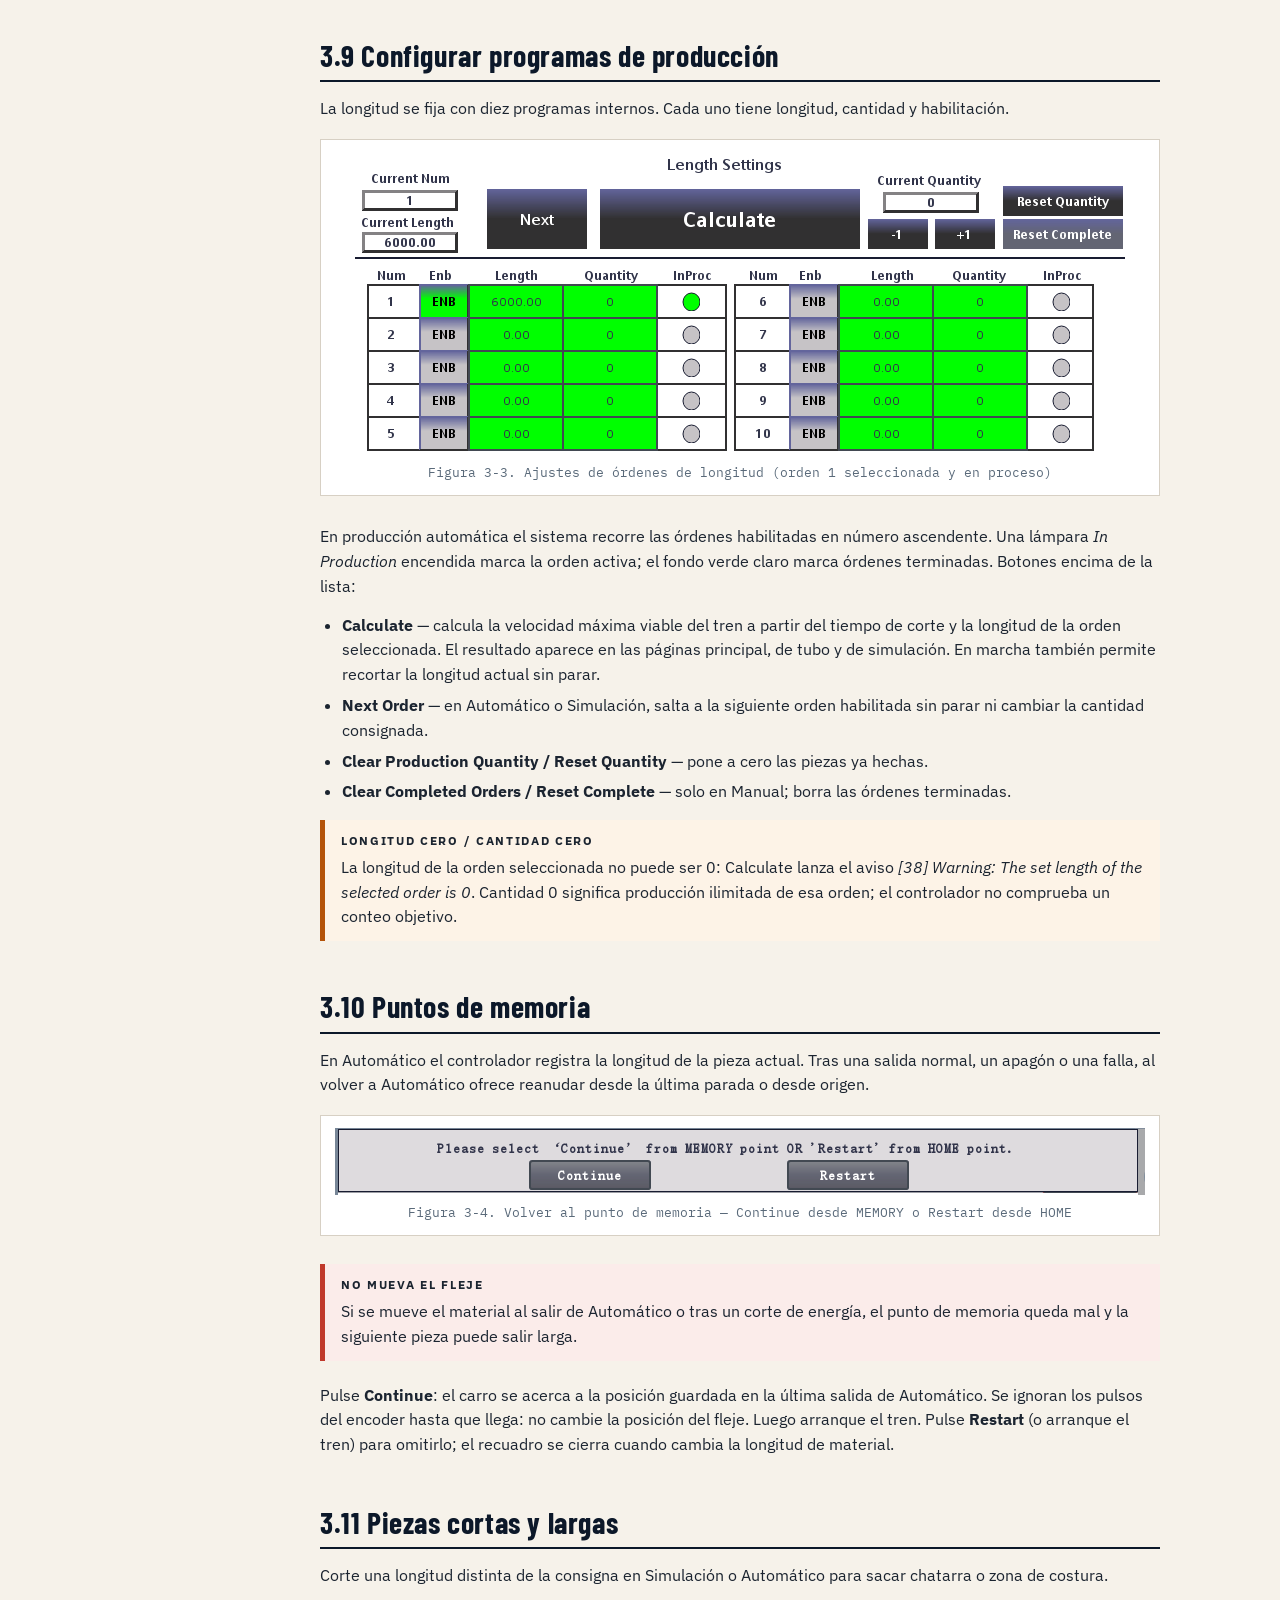
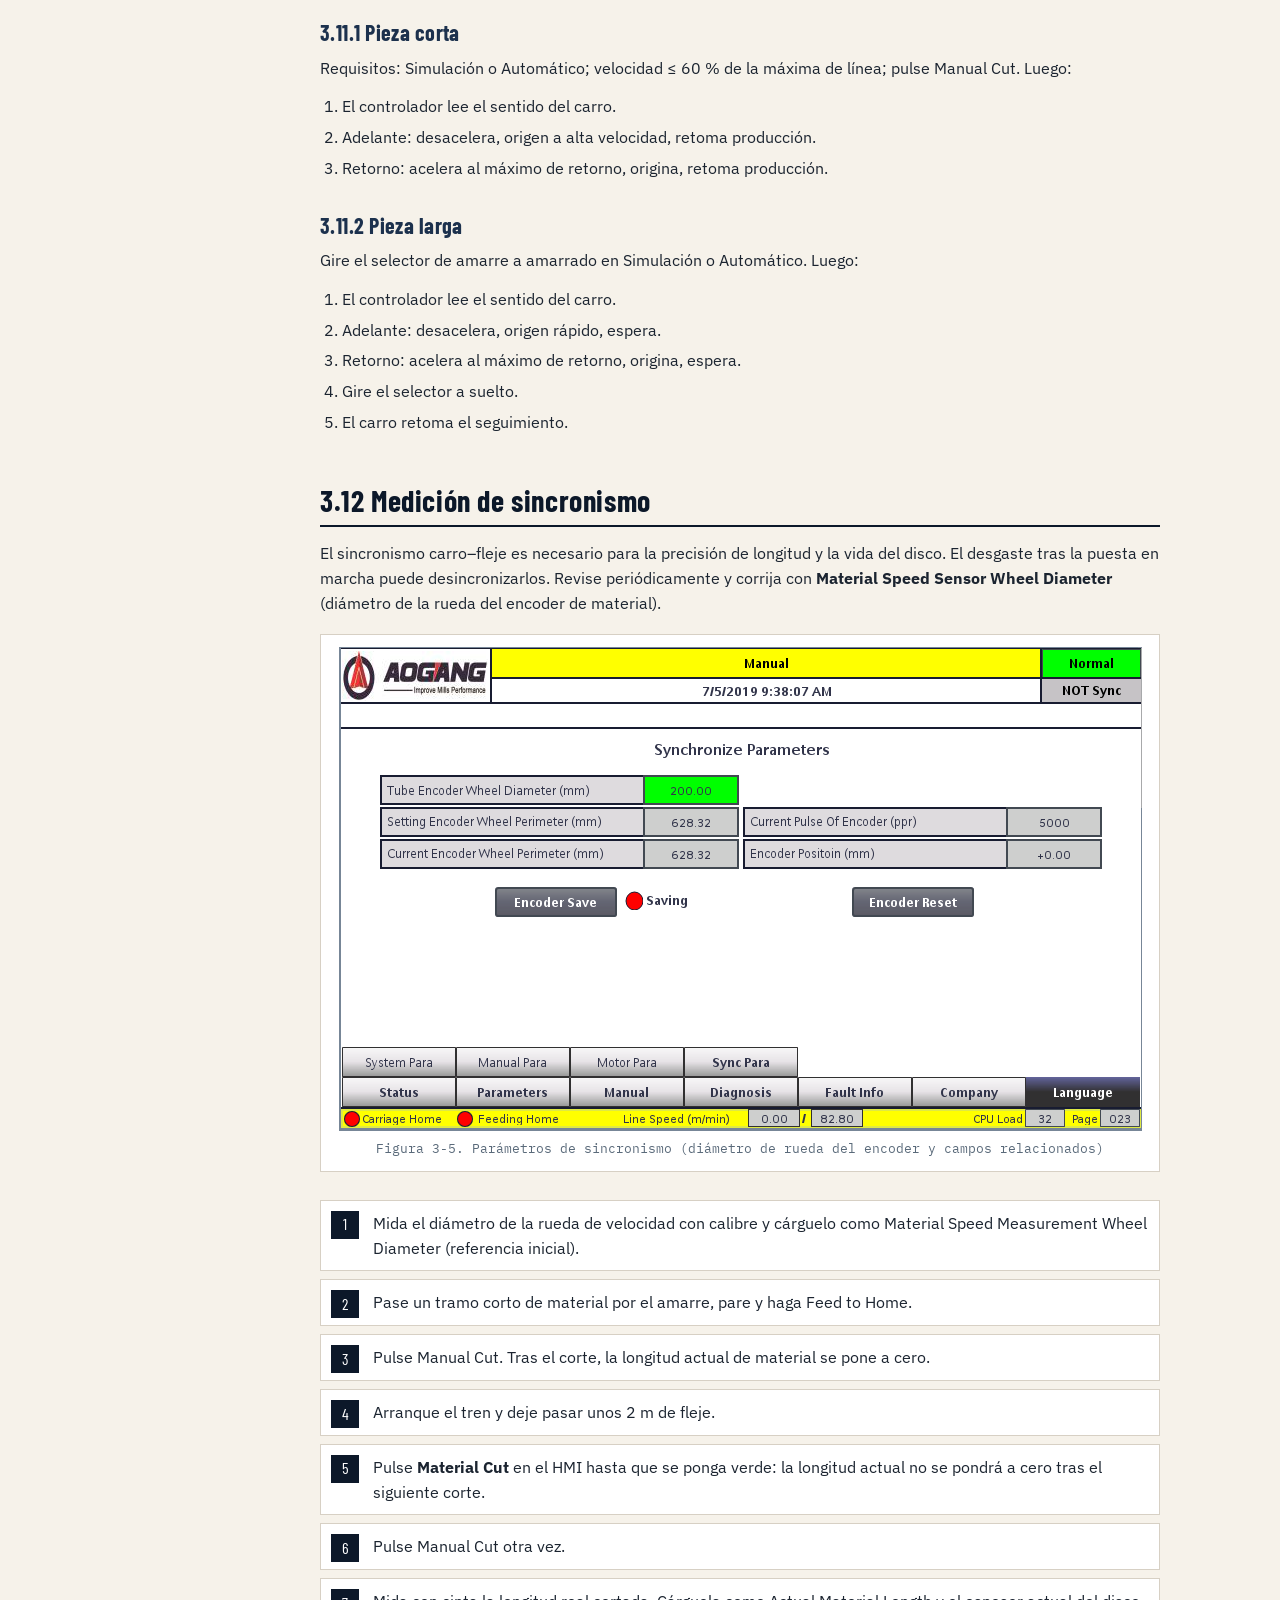
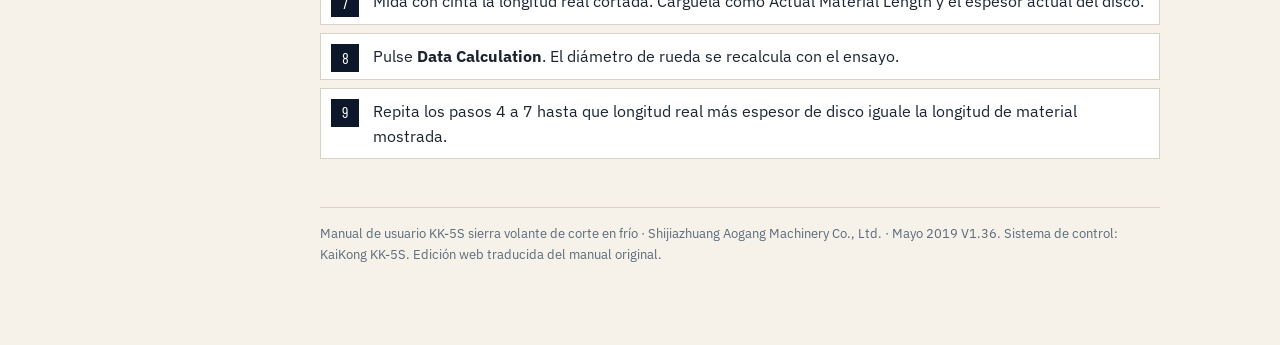
<file: operation.html>
<!DOCTYPE html>
<html lang="es">
<head>
  <meta charset="utf-8">
  <meta name="viewport" content="width=device-width, initial-scale=1">
  <title>Capítulo 3 · Operación — KK-5S Sierra volante de corte en frío</title>
  <link rel="preconnect" href="https://fonts.googleapis.com">
  <link rel="preconnect" href="https://fonts.gstatic.com" crossorigin>
  <link href="https://fonts.googleapis.com/css2?family=Barlow+Condensed:wght@600;700&family=IBM+Plex+Mono:wght@400;500&family=IBM+Plex+Sans:wght@400;500;600&display=swap" rel="stylesheet">
  <link rel="stylesheet" href="assets/css/manual.css">
</head>
<body>
  <a class="skip" href="#content">Saltar al contenido</a>
  <button class="menu-btn" type="button" aria-label="Abrir menú">☰</button>
  <aside class="sidebar">
    <div class="brand">
      <img src="assets/img/logo-aogang-header.jpeg" alt="AOGANG">
      <div class="model">KK-5S</div>
      <div class="sub">Sierra volante de corte en frío</div>
      <div class="lang-switch">
        <a class="active" href="operation.html" hreflang="es">ES</a>
        <a class="" href="en/operation.html" hreflang="en">EN</a>
      </div>
    </div>
    <div class="search-wrap">
      <input id="manual-search" type="search" placeholder="Buscar en el manual…" autocomplete="off">
      <div id="search-results" class="search-results"></div>
    </div>
    <nav class="nav">
      <div class="group">Manual</div>
      <a href="index.html">Portada e inicio rápido</a>
      <a href="safety.html">Precauciones de seguridad</a>
      <a href="descargas/KK-5S-Manual-Operacion-ES.pdf">Descargar PDF</a>
      <div class="group">Capítulo 1</div>
      <a href="parameters.html">Descripción de parámetros</a>
      <a class="sub" href="parameters.html#screen-overview">1.1 Vista de pantallas</a>
      <a class="sub" href="parameters.html#main-page">1.2.1 Pantalla principal</a>
      <a class="sub" href="parameters.html#length">1.2.2 Longitudes</a>
      <a class="sub" href="parameters.html#tube">1.2.3 Tipo de tubo</a>
      <a class="sub" href="parameters.html#system">1.2.4 Parámetros de sistema</a>
      <a class="sub" href="parameters.html#manual-params">1.2.5 Parámetros manuales</a>
      <a class="sub" href="parameters.html#motor">1.2.6 Parámetros de motor</a>
      <div class="group">Capítulo 2</div>
      <a href="functions.html">Funciones del sistema</a>
      <a class="sub" href="functions.html#modes">2.1 Modos de operación</a>
      <a class="sub" href="functions.html#power">2.2 Energía</a>
      <a class="sub" href="functions.html#home">2.4 Retorno al origen</a>
      <div class="group">Capítulo 3</div>
      <a href="operation.html">Instrucciones de operación</a>
      <a class="sub" href="operation.html#power-on">3.1 Encendido</a>
      <a class="sub" href="operation.html#cut">3.6 Corte manual</a>
      <a class="sub" href="operation.html#auto">3.8 Modo automático</a>
      <a class="sub" href="operation.html#sync">3.12 Sincronismo</a>

    </nav>
    <div class="sidebar-foot">Shijiazhuang Aogang Machinery<br>Mayo 2019 · V1.36</div>
  </aside>
  <div class="main">
    <div class="topbar">
      <div class="crumb">Manual / Capítulo 3 · Operación</div>
      <div class="lang-inline">
        <a class="active" href="operation.html">ES</a>
        <a class="" href="en/operation.html">EN</a>
        <span class="meta">KK-5S · Manual V1.36</span>
      </div>
    </div>
    <article id="content" class="content">

      <div class="kicker">Capítulo 3</div>
      <h1>Instrucciones de operación</h1>
      <p class="lede">Procedimientos de campo desde el encendido hasta la producción automática, incluida la prueba de par, programas, puntos de memoria y sincronismo del encoder.</p>

      <h2 id="power-on">3.1 Procedimiento de encendido</h2>
      <ol class="steps">
        <li>Con la alimentación externa conectada, cierre el breaker del gabinete principal. Se enciende la lámpara de potencia del frente. Pulse el botón de potencia del tablero para arrancar el sistema. La lámpara del gabinete permanece encendida mientras el gabinete está alimentado.</li>
        <li>Pulse el mismo botón de potencia otra vez para apagar el sistema mientras está energizado.</li>
        <li>La inicialización tarda unos <strong>60 segundos</strong>. Las lámparas Drive, Feed y Sawing parpadean y luego quedan fijas cuando está listo. No opere antes: el comportamiento posterior puede ser anómalo.</li>
        <li>Si el amarre es hidráulico, arranque la central hidráulica después de la inicialización.</li>
      </ol>

      <h2 id="jog">3.2 Avance y retroceso manual</h2>
      <p>En Manual, el KK-5S permite jog del carro y del eje de avance desde los selectores del tablero o la página Manual Operation.</p>
      <ul>
        <li><strong>Carro:</strong> mantenga el selector de arrastre o Manual Feed Forward / Reverse en el HMI. Suelte para parar. Arranques y paros van en rampa para proteger el motor.</li>
        <li><strong>Eje de avance:</strong> mantenga el selector de avance o Feed Forward / Feed Back en el HMI. Suelte para parar.</li>
      </ul>

      <h2 id="home">3.3 Llevar al origen el arrastre y el avance</h2>
      <p>El eje de arrastre y el de avance deben estar en origen antes de Simulación o Automático.</p>
      <h3>3.3.1 Origen de arrastre</h3>
      <p>El origen es la posición tras encontrar el límite posterior. Si ese interruptor está fallado, use el origen manual de arrastre.</p>
      <p><strong>Drive Home:</strong> pulse Drive Home en el tablero o en la página Manual Operation.</p>
      <div class="seq">
        <strong>Secuencia</strong>
        <ol>
          <li>El carro se mueve hacia origen y desacelera hasta parar en el límite posterior.</li>
          <li>Cuando la velocidad es cero avanza la distancia de origen de arrastre configurada.</li>
          <li>La posición actual queda como origen de arrastre.</li>
        </ol>
      </div>
      <p><strong>Origen manual:</strong> pulse Drag Manual Home en la página Manual Operation. La posición actual se usa como origen en ciclos posteriores de simulación/automático. Deje espacio suficiente de carrera.</p>
      <p>Reset detiene un origen en curso; el carro se queda donde está.</p>
      <h3>3.3.2 Origen de avance</h3>
      <p>El origen de avance es el punto de contacto disco–material. Debe haber material en el utillaje; si no, use Feed Manual Home.</p>
      <p>Pulse Feed Home en el tablero o en el HMI.</p>
      <div class="seq">
        <strong>Secuencia</strong>
        <ol>
          <li>El utillaje amarra.</li>
          <li>El avance se repliega al límite posterior de avance y para.</li>
          <li>El avance sale hasta que el disco toca la pieza y para.</li>
          <li>El avance vuelve al offset de origen; esa posición es el origen de avance.</li>
        </ol>
      </div>
      <div class="callout warn">
        <strong>Pared delgada</strong>
        Una pared delgada puede abollarse en el origen de avance y registrar un origen falso. Origine con el mismo diámetro y pared más gruesa, o con barra maciza.
      </div>

      <h2 id="torque">3.4 Prueba de par de avance</h2>
      <p>Tras mucho tiempo en marcha, el origen de avance puede necesitar más par. Haga la prueba de par en la página Machine Learning / Manual Parameters para que el origen siga funcionando.</p>
      <figure>
        <img src="assets/img/fig-3-2-torque.png" alt="Figura 3-2. Función de prueba de par de avance">
        <figcaption>Figura 3-2. Función de prueba de par de avance</figcaption>
      </figure>
      <ol class="steps">
        <li>Pulse <strong>Feed Torque Test</strong>. Cuando <em>Feed Torque Limit Enabled</em> se ponga verde, pulse Manual Feed Forward.</li>
        <li>El eje de avance se mueve al límite de par de origen. Si encuentra resistencia excesiva (circuito de grasa seco, o disco contra material) para y <em>Feed Torque Limit Reached</em> se pone verde.</li>
        <li>Pulse Feed Torque Test otra vez para que la lámpara de enable pase a rojo, saque el disco del utillaje con jog, cargue material y haga un origen normal.</li>
      </ol>
      <p>El par de origen de avance es típico <strong>1–15 %</strong>. Si un valor alto aún no mueve el eje, revise la lubricación antes de subirlo otra vez.</p>

      <h2 id="clamp">3.5 Amarre manual</h2>
      <p>Use el amarre manual para probar el utillaje. Abra el aire si es neumático, o arranque la central si es hidráulico. En Manual, gire el selector a Clamp o Release.</p>
      <ul>
        <li>Tras amarrar, vea si el material aún se mueve.</li>
        <li>Tras un corte manual, empuje la pieza cortada hacia adentro desde ambos extremos del utillaje y ajústela. Un escalón en la junta indica error angular del utillaje.</li>
      </ul>

      <h2 id="cut">3.6 Corte manual</h2>
      <p>El modo Manual hace un corte estático. Úselo para longitudes sueltas y para juzgar la calidad de corte.</p>
      <p><strong>Antes del corte:</strong></p>
      <ol class="steps">
        <li>El sistema está en Manual.</li>
        <li>El amarre hidráulico (si hay) está en marcha y a presión.</li>
        <li>El eje de avance fue originado y está en origen.</li>
        <li>El tren formador no se moverá de ninguna forma. Un movimiento adelante o atrás durante un corte estático puede destruir el disco.</li>
        <li>Los parámetros de tubo están correctos.</li>
        <li>Hay material en el utillaje.</li>
      </ol>
      <p>Pulse Manual Cut en el tablero o en el HMI. Secuencia: amarre → motor de sierra on → retardo 2 s → avance → retorno → desamarre → motor de sierra off. Si el utillaje no sujeta, el corte suena mal o arranca el tren, pulse paro de emergencia para proteger el disco.</p>

      <h2 id="sim">3.7 Activar simulación</h2>
      <p>La simulación mueve la sierra volante con un eje virtual y el encoder de material desconectado. Varíe la velocidad virtual para ver el carro y aislar fallas eléctricas o mecánicas.</p>
      <p><strong>Preparar:</strong></p>
      <ol class="steps">
        <li>Encendido terminado; selector en Manual.</li>
        <li>Absolutamente sin material en el utillaje (incluido fleje que venga del tren).</li>
        <li>Eje de arrastre originado y en origen.</li>
        <li>Eje de avance originado o con origen manual, en posición segura.</li>
        <li>El tren formador no se moverá. Un movimiento del tren en simulación puede volcar el carro de sierra.</li>
        <li>Longitud y parámetros de tubo correctos.</li>
        <li>Fije la velocidad de simulación.</li>
      </ol>
      <p>Gire el selector a Simulation. Gira el disco, el eje virtual avanza a la velocidad fijada, el carro sigue, el avance corta, el carro termina la carrera de ida y vuelve a origen para el siguiente ciclo. Gire el selector a Manual para salir; el carro termina el corte en curso y origina antes de dejar la simulación.</p>

      <h2 id="auto">3.8 Activar el modo automático</h2>
      <p>Automático es producción en línea: longitud y velocidad salen del encoder de material.</p>
      <p><strong>Preparar:</strong></p>
      <ol class="steps">
        <li>Encendido terminado; selector en Manual.</li>
        <li>El fleje del tren está en el utillaje de amarre.</li>
        <li>Aire o hidráulico del amarre está en marcha y funciona.</li>
        <li>Eje de arrastre originado y en origen.</li>
        <li>Eje de avance originado y en origen.</li>
        <li>Longitud y parámetros de tubo correctos.</li>
      </ol>
      <p>Gire el selector a Automatic. Arranca el disco, el encoder registra la posición del fleje y, al arrancar el tren, el carro sigue, el avance corta, el carro termina la carrera de ida y vuelve a origen para la pieza siguiente.</p>
      <div class="callout note">
        <strong>Salida</strong>
        Primero desacelere y pare el tren de aguas arriba. Con el tren quieto, gire el selector a Manual. El sistema guarda las posiciones de carro y material (véase §3.10) y se acerca al origen. Automático termina al llegar al origen.
      </div>

      <h2 id="schedule">3.9 Configurar programas de producción</h2>
      <p>La longitud se fija con diez programas internos. Cada uno tiene longitud, cantidad y habilitación.</p>
      <figure>
        <img src="assets/img/fig-3-3-schedule.png" alt="Figura 3-3. Ajustes de órdenes de longitud (orden 1 seleccionada y en proceso)">
        <figcaption>Figura 3-3. Ajustes de órdenes de longitud (orden 1 seleccionada y en proceso)</figcaption>
      </figure>
      <p>En producción automática el sistema recorre las órdenes habilitadas en número ascendente. Una lámpara <em>In Production</em> encendida marca la orden activa; el fondo verde claro marca órdenes terminadas. Botones encima de la lista:</p>
      <ul>
        <li><strong>Calculate</strong> — calcula la velocidad máxima viable del tren a partir del tiempo de corte y la longitud de la orden seleccionada. El resultado aparece en las páginas principal, de tubo y de simulación. En marcha también permite recortar la longitud actual sin parar.</li>
        <li><strong>Next Order</strong> — en Automático o Simulación, salta a la siguiente orden habilitada sin parar ni cambiar la cantidad consignada.</li>
        <li><strong>Clear Production Quantity / Reset Quantity</strong> — pone a cero las piezas ya hechas.</li>
        <li><strong>Clear Completed Orders / Reset Complete</strong> — solo en Manual; borra las órdenes terminadas.</li>
      </ul>
      <div class="callout warn">
        <strong>Longitud cero / cantidad cero</strong>
        La longitud de la orden seleccionada no puede ser 0: Calculate lanza el aviso <em>[38] Warning: The set length of the selected order is 0</em>. Cantidad 0 significa producción ilimitada de esa orden; el controlador no comprueba un conteo objetivo.
      </div>

      <h2 id="memory">3.10 Puntos de memoria</h2>
      <p>En Automático el controlador registra la longitud de la pieza actual. Tras una salida normal, un apagón o una falla, al volver a Automático ofrece reanudar desde la última parada o desde origen.</p>
      <figure>
        <img src="assets/img/fig-3-4-memory.png" alt="Figura 3-4. Volver al punto de memoria — Continue desde MEMORY o Restart desde HOME">
        <figcaption>Figura 3-4. Volver al punto de memoria — Continue desde MEMORY o Restart desde HOME</figcaption>
      </figure>
      <div class="callout danger">
        <strong>No mueva el fleje</strong>
        Si se mueve el material al salir de Automático o tras un corte de energía, el punto de memoria queda mal y la siguiente pieza puede salir larga.
      </div>
      <p>Pulse <strong>Continue</strong>: el carro se acerca a la posición guardada en la última salida de Automático. Se ignoran los pulsos del encoder hasta que llega: no cambie la posición del fleje. Luego arranque el tren. Pulse <strong>Restart</strong> (o arranque el tren) para omitirlo; el recuadro se cierra cuando cambia la longitud de material.</p>

      <h2 id="short-long">3.11 Piezas cortas y largas</h2>
      <p>Corte una longitud distinta de la consigna en Simulación o Automático para sacar chatarra o zona de costura.</p>
      <h3>3.11.1 Pieza corta</h3>
      <p>Requisitos: Simulación o Automático; velocidad ≤ 60 % de la máxima de línea; pulse Manual Cut. Luego:</p>
      <ol>
        <li>El controlador lee el sentido del carro.</li>
        <li>Adelante: desacelera, origen a alta velocidad, retoma producción.</li>
        <li>Retorno: acelera al máximo de retorno, origina, retoma producción.</li>
      </ol>
      <h3>3.11.2 Pieza larga</h3>
      <p>Gire el selector de amarre a amarrado en Simulación o Automático. Luego:</p>
      <ol>
        <li>El controlador lee el sentido del carro.</li>
        <li>Adelante: desacelera, origen rápido, espera.</li>
        <li>Retorno: acelera al máximo de retorno, origina, espera.</li>
        <li>Gire el selector a suelto.</li>
        <li>El carro retoma el seguimiento.</li>
      </ol>

      <h2 id="sync">3.12 Medición de sincronismo</h2>
      <p>El sincronismo carro–fleje es necesario para la precisión de longitud y la vida del disco. El desgaste tras la puesta en marcha puede desincronizarlos. Revise periódicamente y corrija con <strong>Material Speed Sensor Wheel Diameter</strong> (diámetro de la rueda del encoder de material).</p>
      <figure>
        <img src="assets/img/fig-3-5-sync.png" alt="Figura 3-5. Parámetros de sincronismo (diámetro de rueda del encoder y campos relacionados)">
        <figcaption>Figura 3-5. Parámetros de sincronismo (diámetro de rueda del encoder y campos relacionados)</figcaption>
      </figure>
      <ol class="steps">
        <li>Mida el diámetro de la rueda de velocidad con calibre y cárguelo como Material Speed Measurement Wheel Diameter (referencia inicial).</li>
        <li>Pase un tramo corto de material por el amarre, pare y haga Feed to Home.</li>
        <li>Pulse Manual Cut. Tras el corte, la longitud actual de material se pone a cero.</li>
        <li>Arranque el tren y deje pasar unos 2 m de fleje.</li>
        <li>Pulse <strong>Material Cut</strong> en el HMI hasta que se ponga verde: la longitud actual no se pondrá a cero tras el siguiente corte.</li>
        <li>Pulse Manual Cut otra vez.</li>
        <li>Mida con cinta la longitud real cortada. Cárguela como Actual Material Length y el espesor actual del disco.</li>
        <li>Pulse <strong>Data Calculation</strong>. El diámetro de rueda se recalcula con el ensayo.</li>
        <li>Repita los pasos 4 a 7 hasta que longitud real más espesor de disco iguale la longitud de material mostrada.</li>
      </ol>

      <footer class="page-foot">
        Manual de usuario KK-5S sierra volante de corte en frío · Shijiazhuang Aogang Machinery Co., Ltd. · Mayo 2019 V1.36. Sistema de control: KaiKong KK-5S. Edición web traducida del manual original.
      </footer>
    </article>
  </div>
  <script src="assets/js/manual.js"></script>
</body>
</html>
</file>
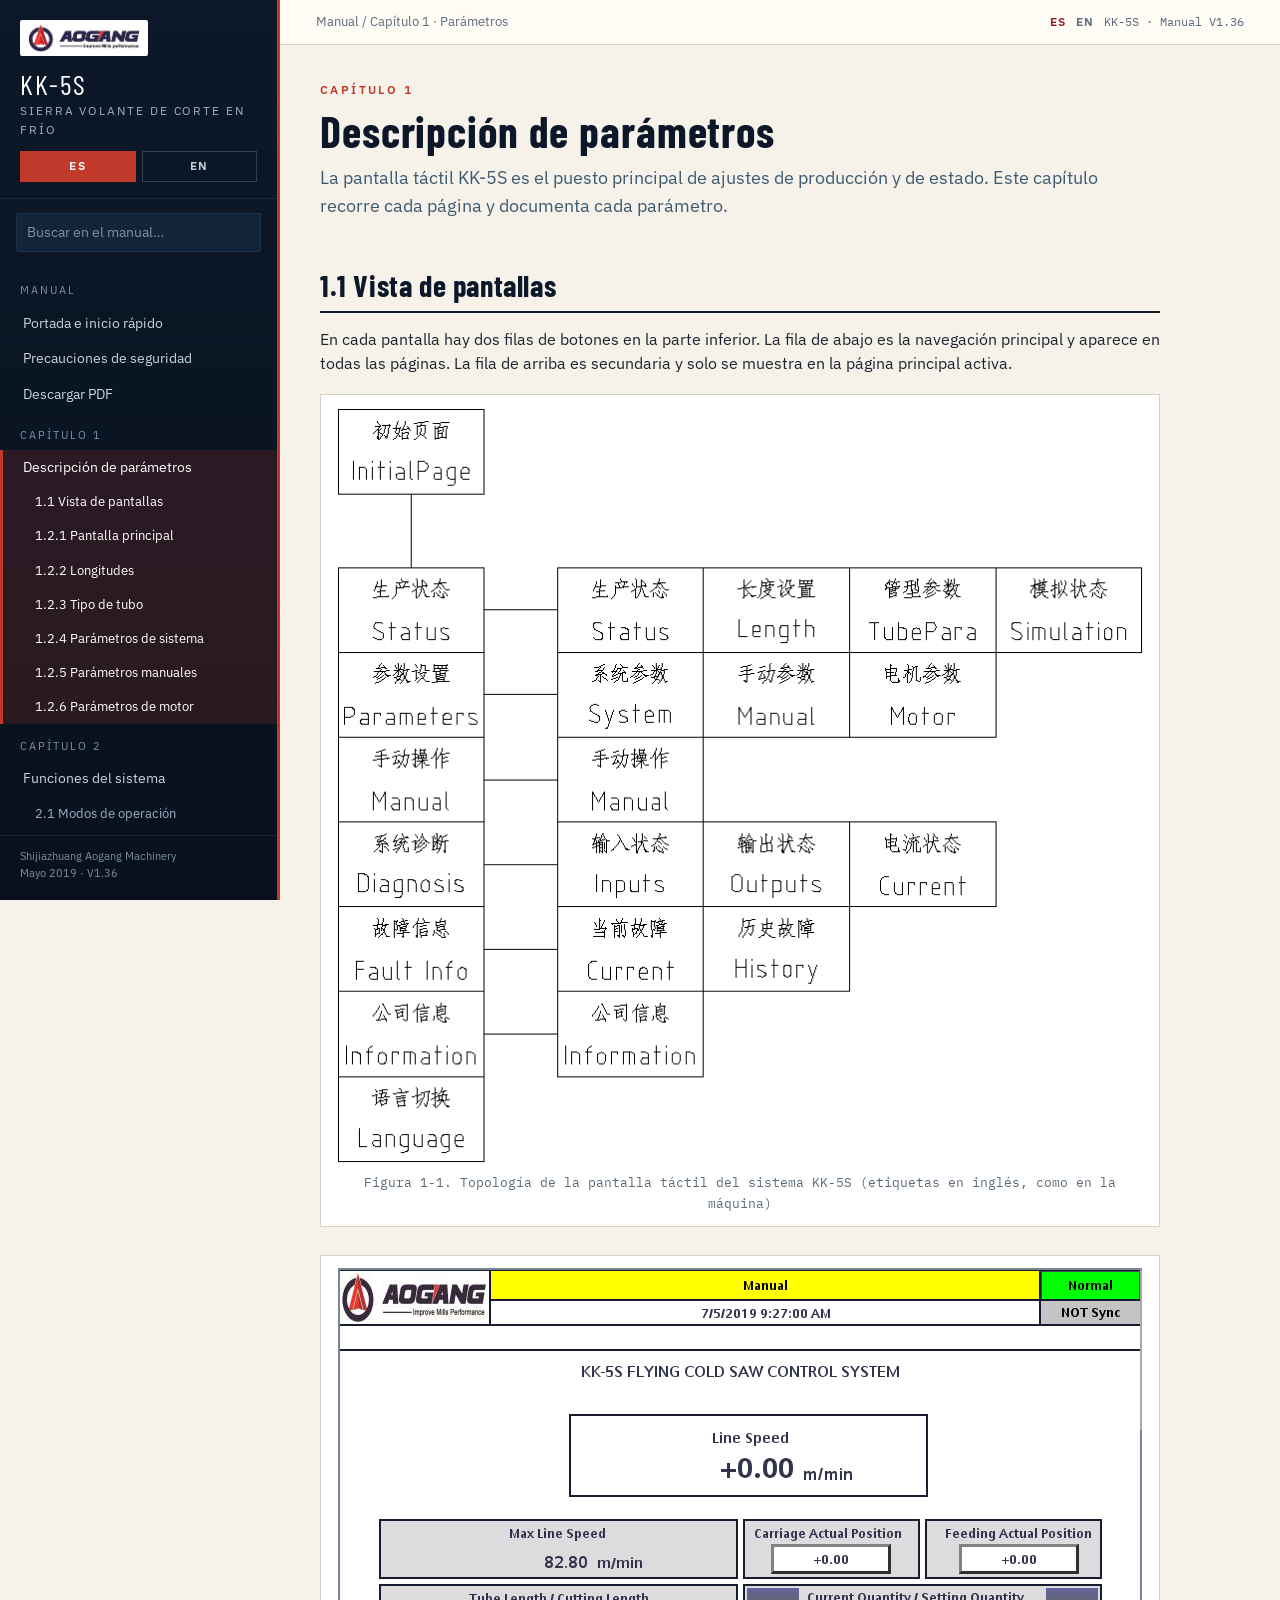
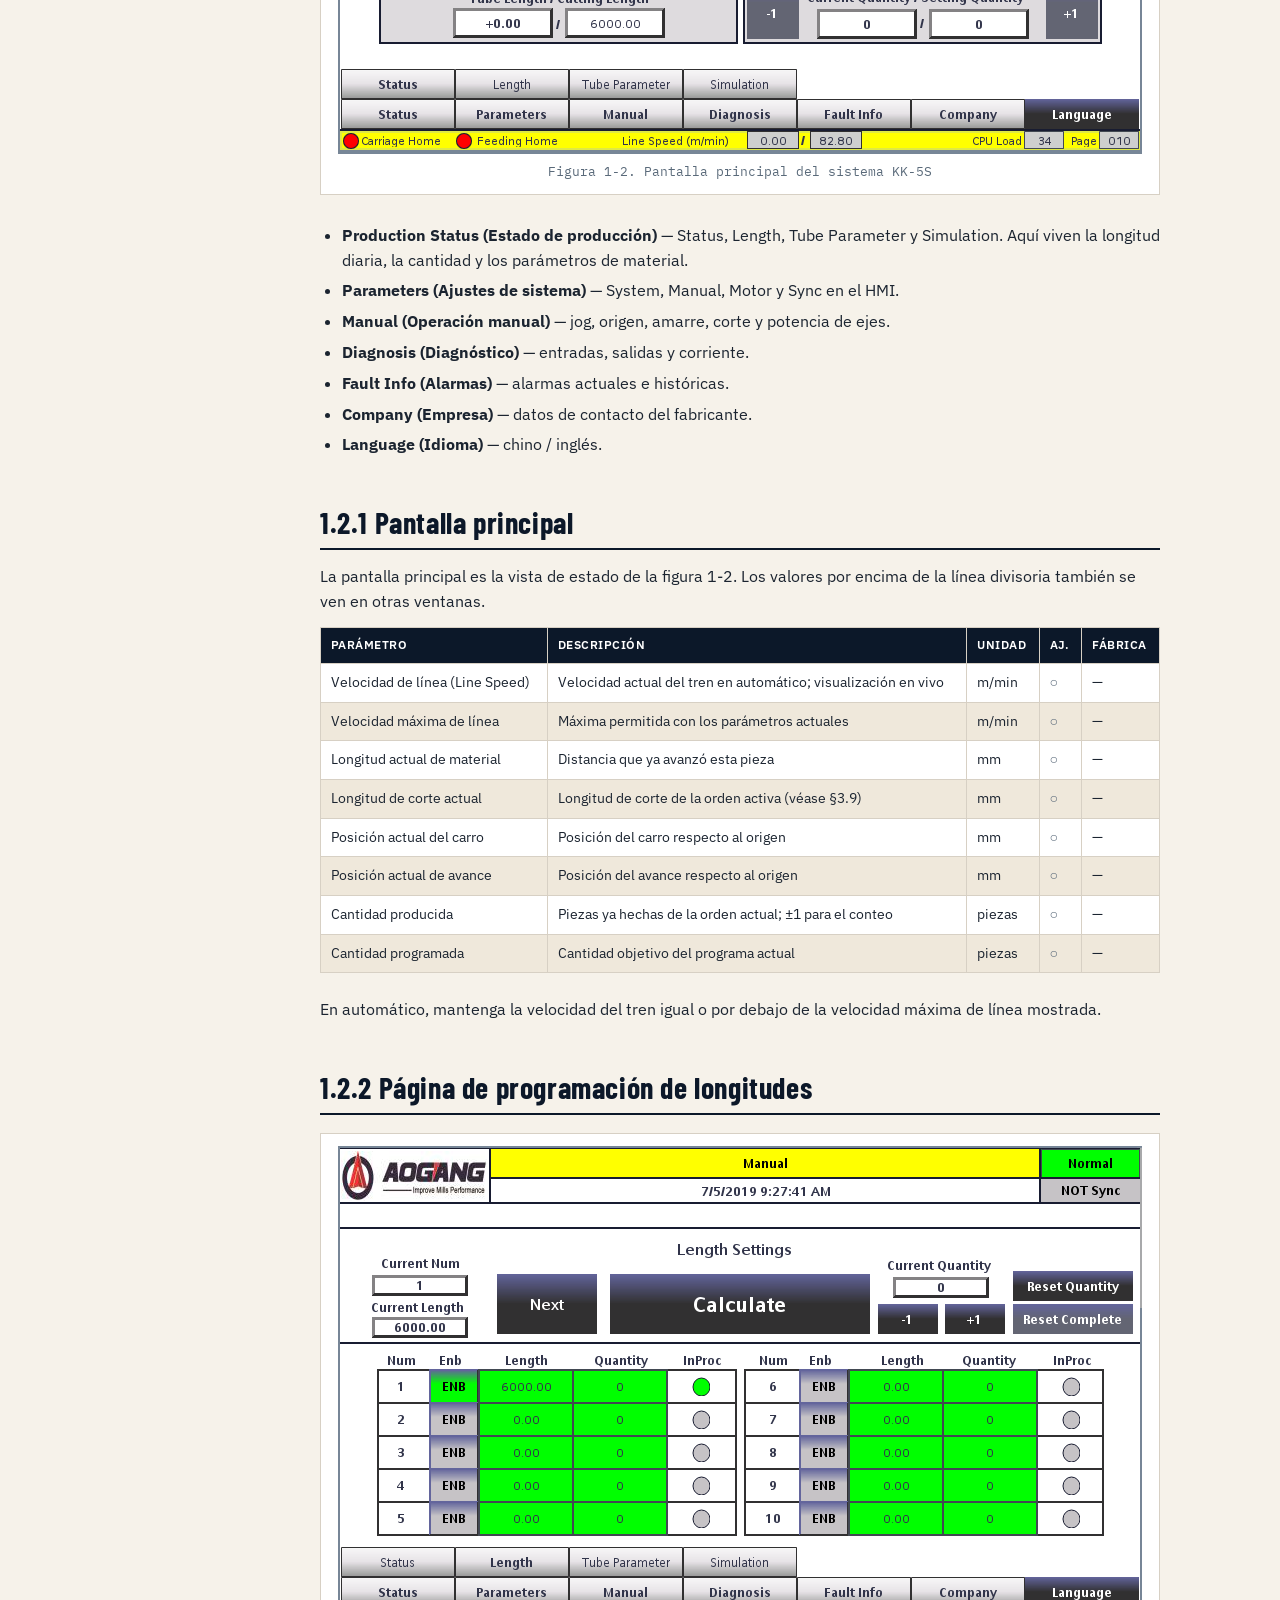
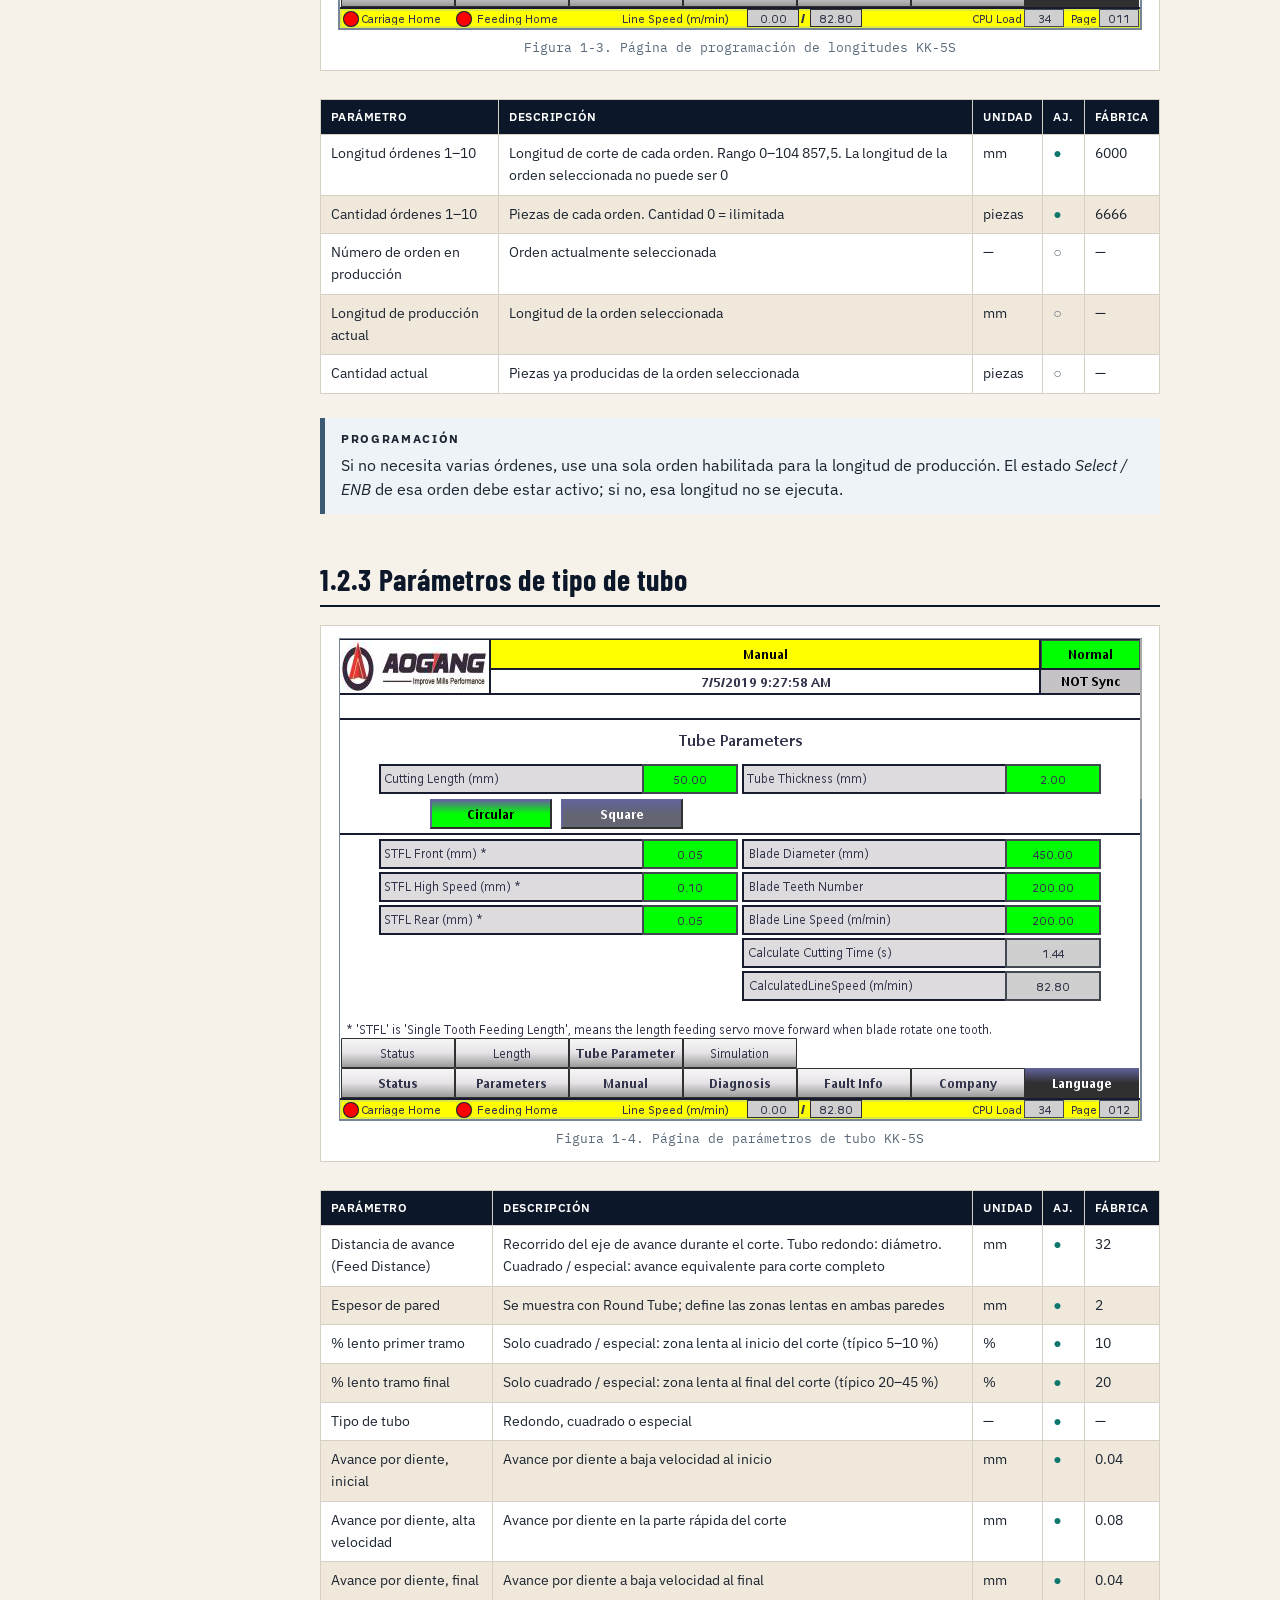
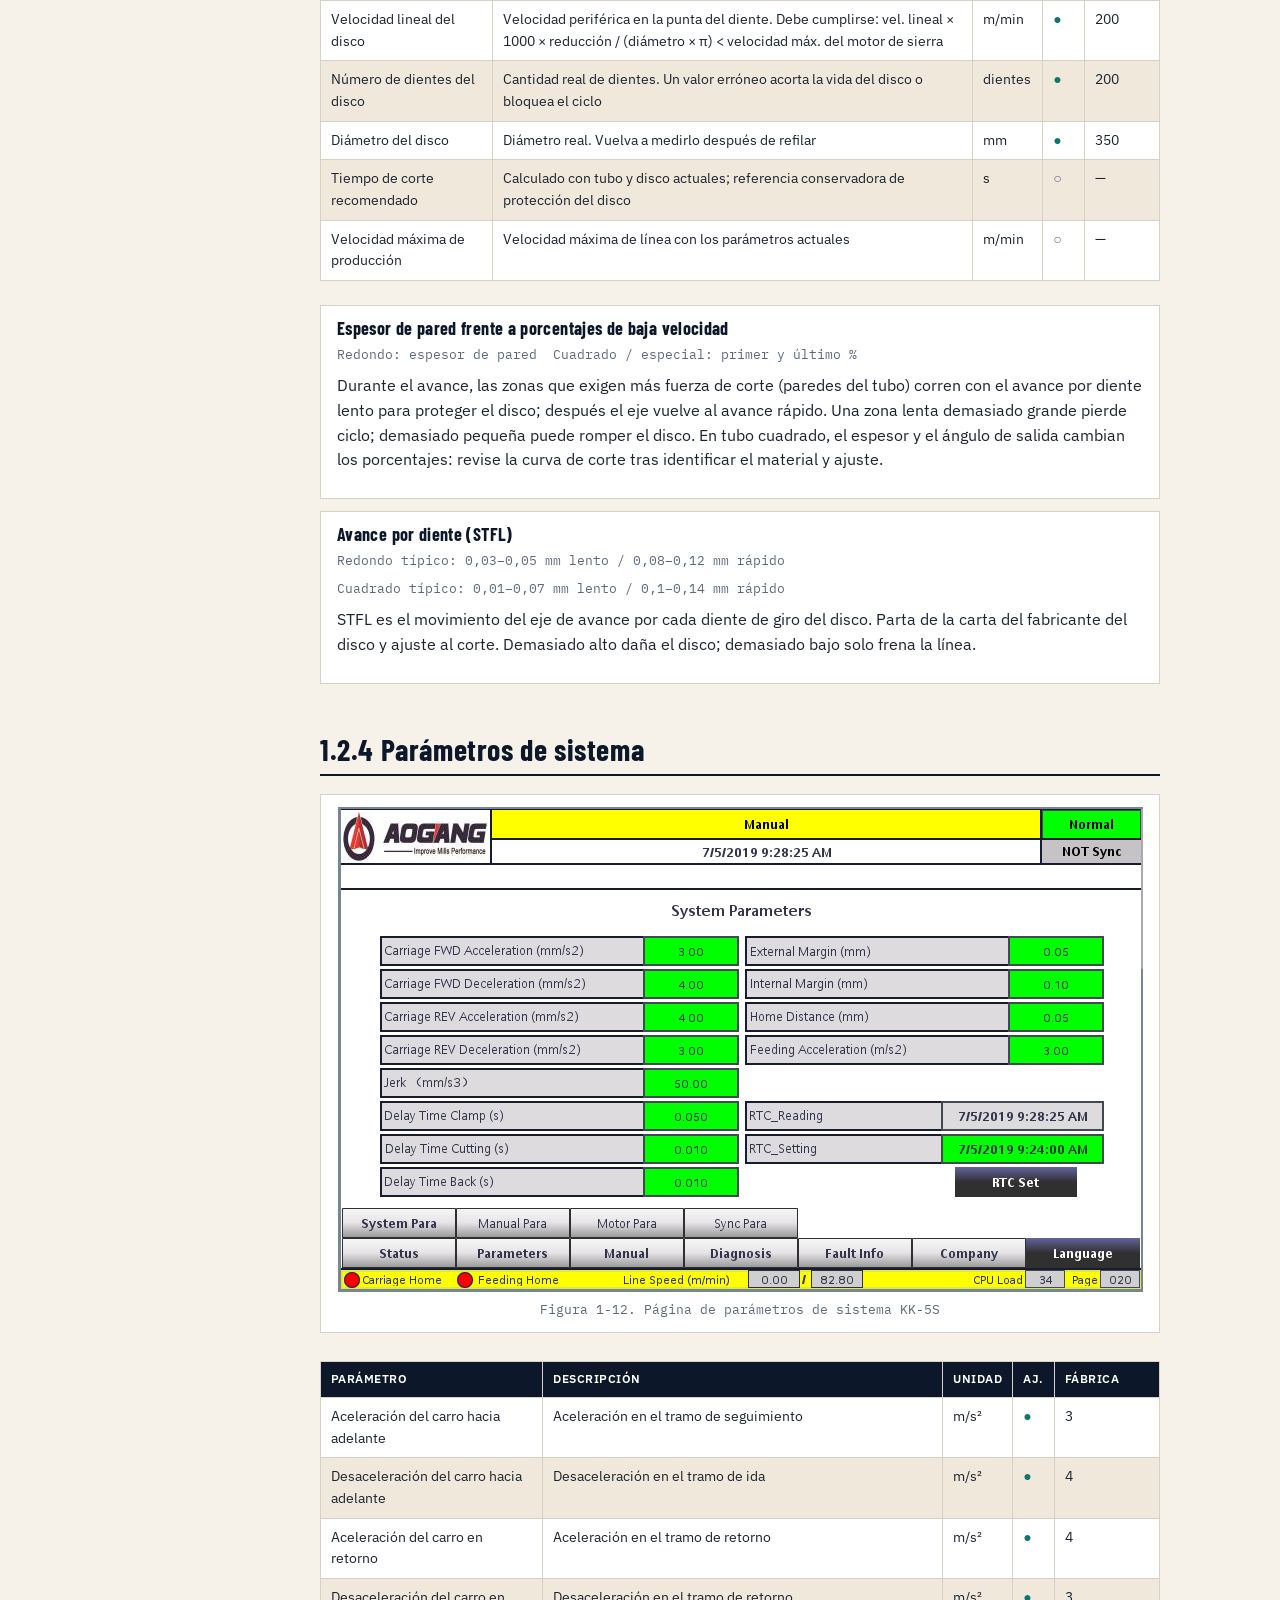
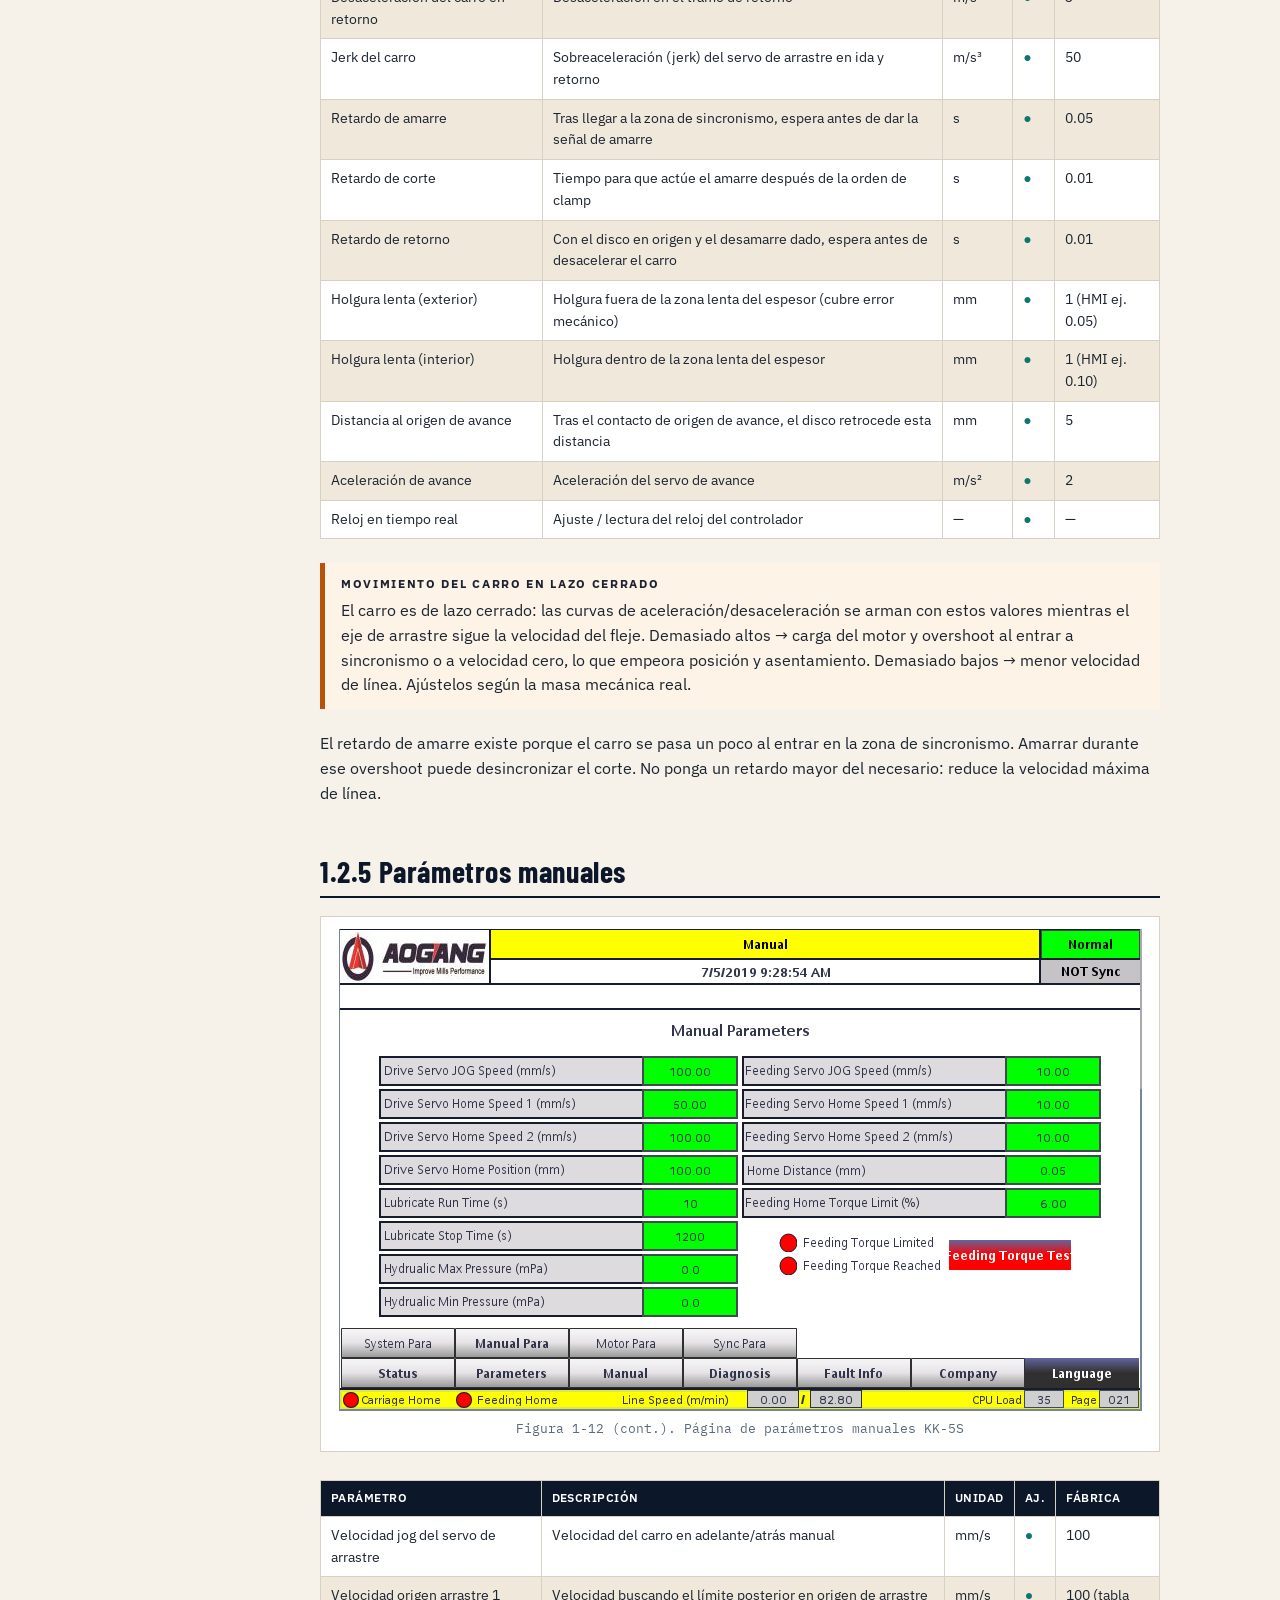
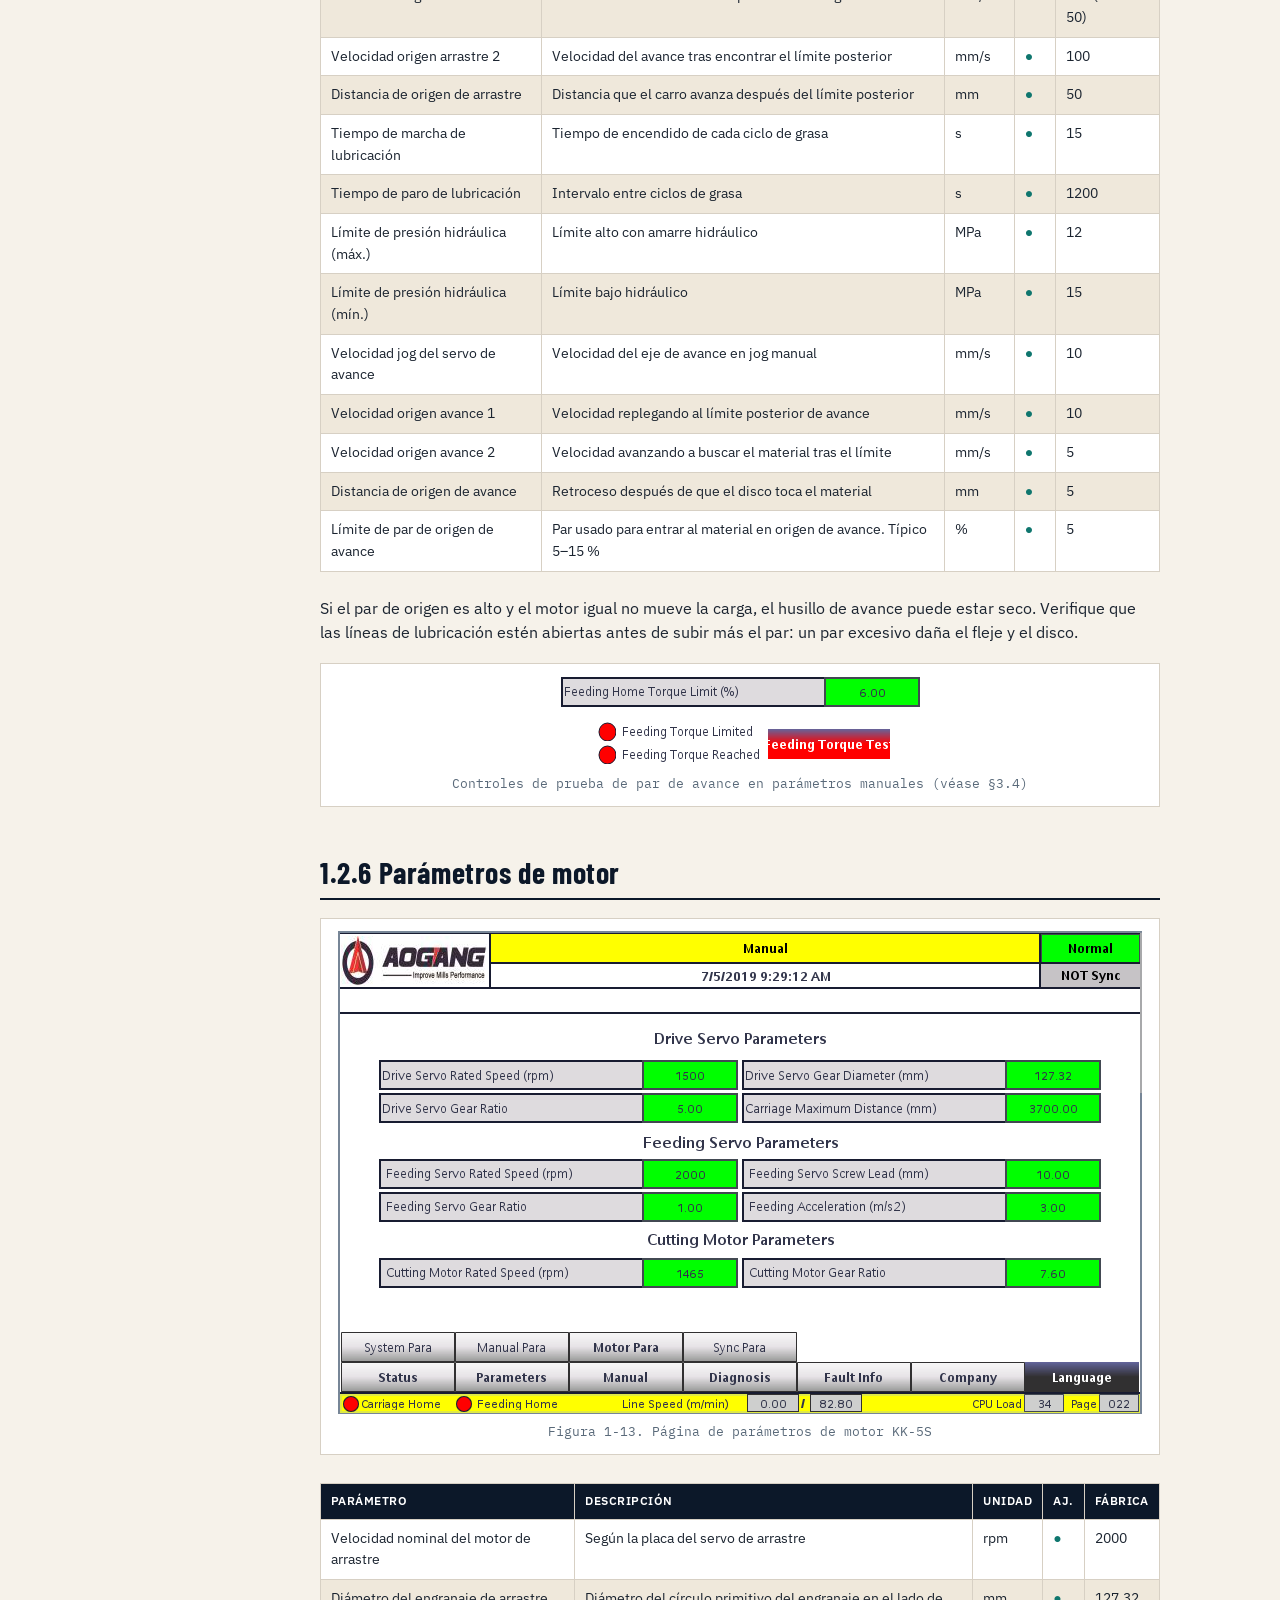
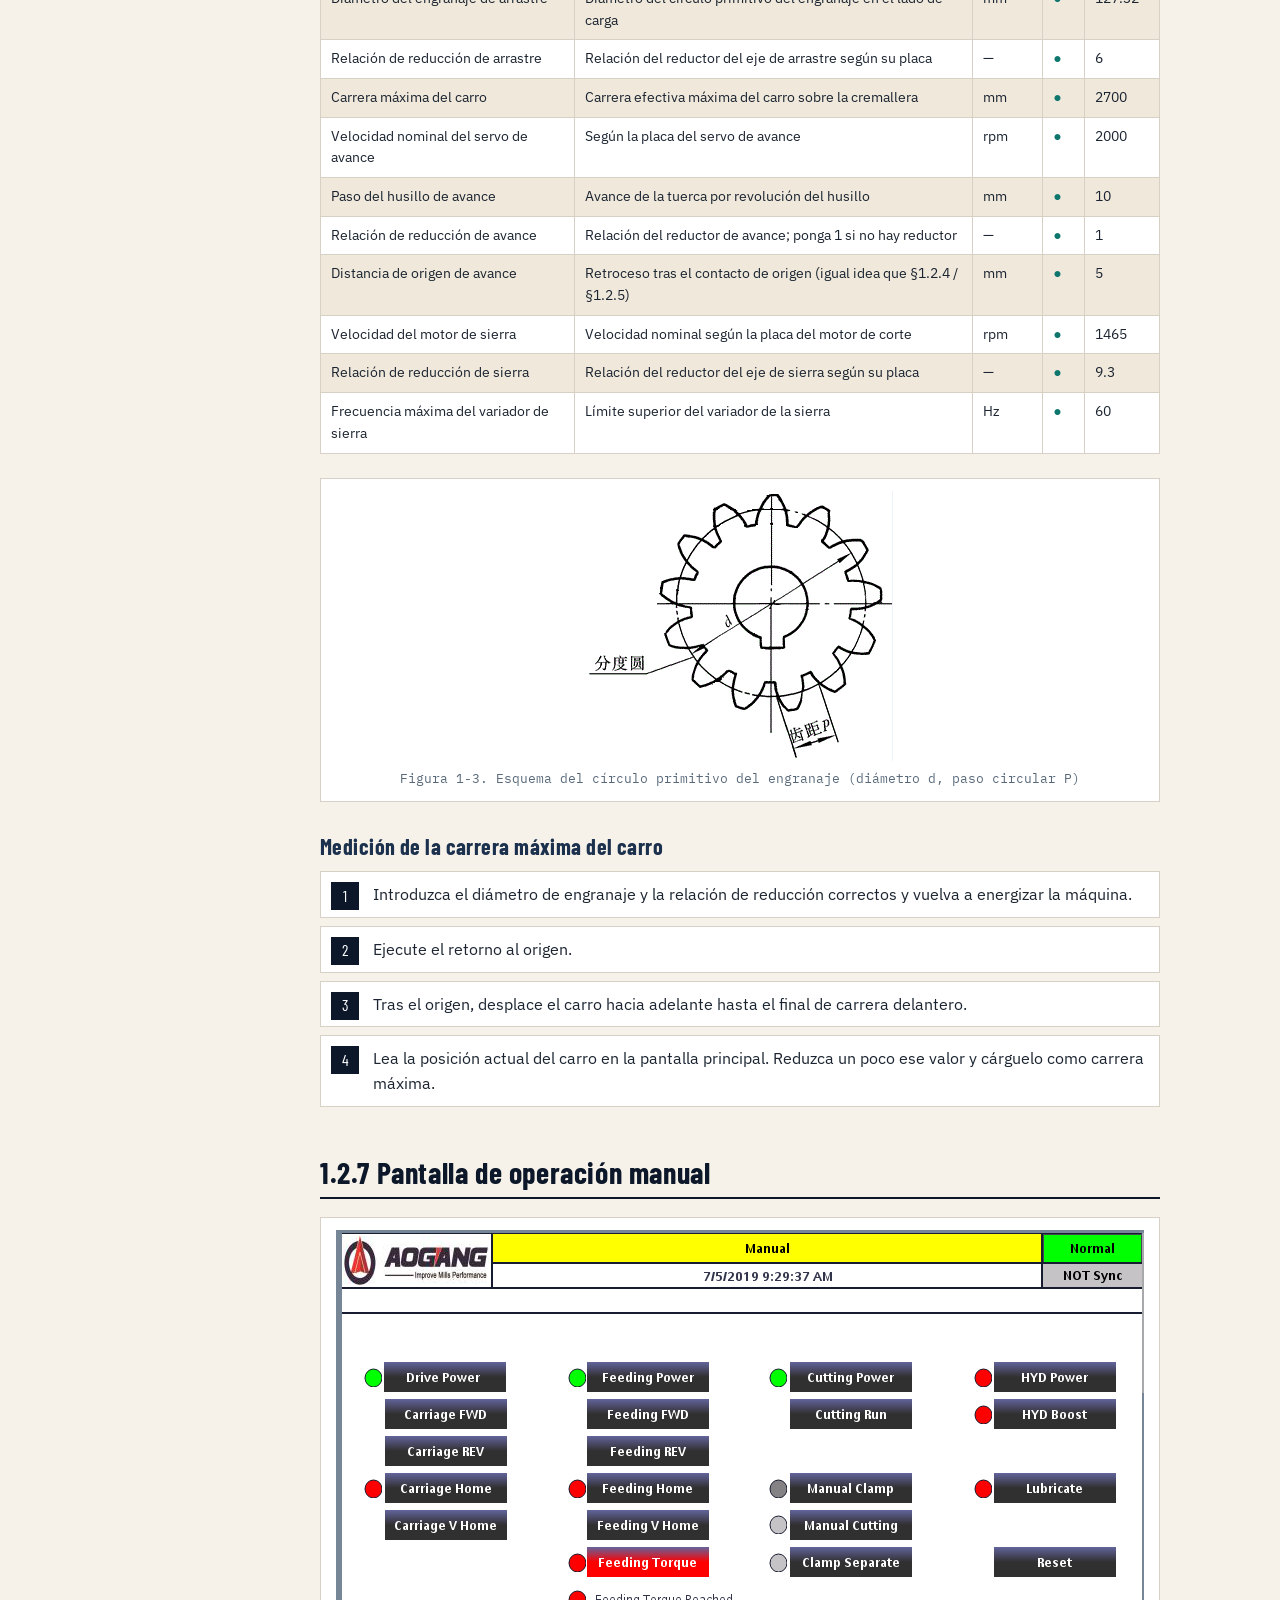
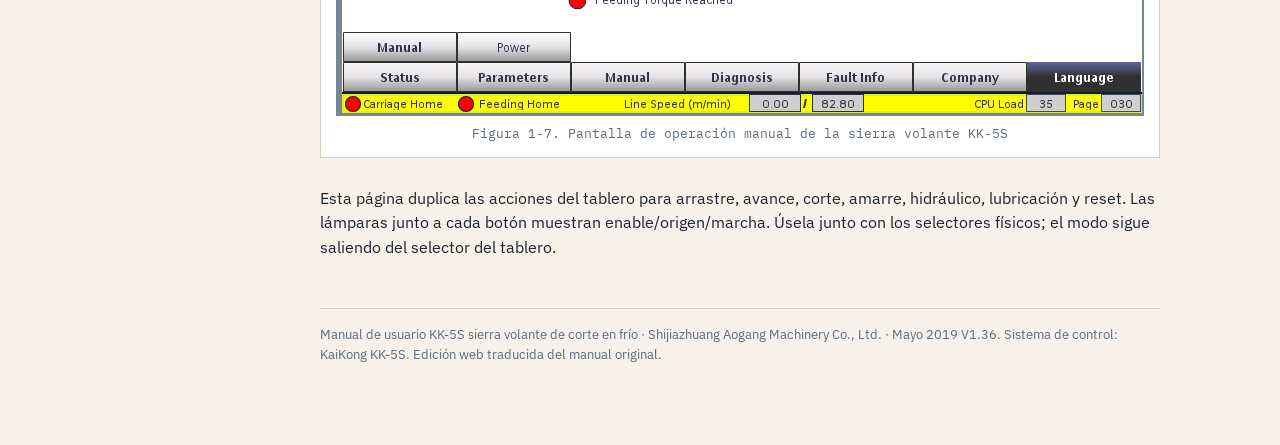
<file: parameters.html>
<!DOCTYPE html>
<html lang="es">
<head>
  <meta charset="utf-8">
  <meta name="viewport" content="width=device-width, initial-scale=1">
  <title>Capítulo 1 · Parámetros — KK-5S Sierra volante de corte en frío</title>
  <link rel="preconnect" href="https://fonts.googleapis.com">
  <link rel="preconnect" href="https://fonts.gstatic.com" crossorigin>
  <link href="https://fonts.googleapis.com/css2?family=Barlow+Condensed:wght@600;700&family=IBM+Plex+Mono:wght@400;500&family=IBM+Plex+Sans:wght@400;500;600&display=swap" rel="stylesheet">
  <link rel="stylesheet" href="assets/css/manual.css">
</head>
<body>
  <a class="skip" href="#content">Saltar al contenido</a>
  <button class="menu-btn" type="button" aria-label="Abrir menú">☰</button>
  <aside class="sidebar">
    <div class="brand">
      <img src="assets/img/logo-aogang-header.jpeg" alt="AOGANG">
      <div class="model">KK-5S</div>
      <div class="sub">Sierra volante de corte en frío</div>
      <div class="lang-switch">
        <a class="active" href="parameters.html" hreflang="es">ES</a>
        <a class="" href="en/parameters.html" hreflang="en">EN</a>
      </div>
    </div>
    <div class="search-wrap">
      <input id="manual-search" type="search" placeholder="Buscar en el manual…" autocomplete="off">
      <div id="search-results" class="search-results"></div>
    </div>
    <nav class="nav">
      <div class="group">Manual</div>
      <a href="index.html">Portada e inicio rápido</a>
      <a href="safety.html">Precauciones de seguridad</a>
      <a href="descargas/KK-5S-Manual-Operacion-ES.pdf">Descargar PDF</a>
      <div class="group">Capítulo 1</div>
      <a href="parameters.html">Descripción de parámetros</a>
      <a class="sub" href="parameters.html#screen-overview">1.1 Vista de pantallas</a>
      <a class="sub" href="parameters.html#main-page">1.2.1 Pantalla principal</a>
      <a class="sub" href="parameters.html#length">1.2.2 Longitudes</a>
      <a class="sub" href="parameters.html#tube">1.2.3 Tipo de tubo</a>
      <a class="sub" href="parameters.html#system">1.2.4 Parámetros de sistema</a>
      <a class="sub" href="parameters.html#manual-params">1.2.5 Parámetros manuales</a>
      <a class="sub" href="parameters.html#motor">1.2.6 Parámetros de motor</a>
      <div class="group">Capítulo 2</div>
      <a href="functions.html">Funciones del sistema</a>
      <a class="sub" href="functions.html#modes">2.1 Modos de operación</a>
      <a class="sub" href="functions.html#power">2.2 Energía</a>
      <a class="sub" href="functions.html#home">2.4 Retorno al origen</a>
      <div class="group">Capítulo 3</div>
      <a href="operation.html">Instrucciones de operación</a>
      <a class="sub" href="operation.html#power-on">3.1 Encendido</a>
      <a class="sub" href="operation.html#cut">3.6 Corte manual</a>
      <a class="sub" href="operation.html#auto">3.8 Modo automático</a>
      <a class="sub" href="operation.html#sync">3.12 Sincronismo</a>

    </nav>
    <div class="sidebar-foot">Shijiazhuang Aogang Machinery<br>Mayo 2019 · V1.36</div>
  </aside>
  <div class="main">
    <div class="topbar">
      <div class="crumb">Manual / Capítulo 1 · Parámetros</div>
      <div class="lang-inline">
        <a class="active" href="parameters.html">ES</a>
        <a class="" href="en/parameters.html">EN</a>
        <span class="meta">KK-5S · Manual V1.36</span>
      </div>
    </div>
    <article id="content" class="content">

      <div class="kicker">Capítulo 1</div>
      <h1>Descripción de parámetros</h1>
      <p class="lede">La pantalla táctil KK-5S es el puesto principal de ajustes de producción y de estado. Este capítulo recorre cada página y documenta cada parámetro.</p>

      <h2 id="screen-overview">1.1 Vista de pantallas</h2>
      <p>En cada pantalla hay dos filas de botones en la parte inferior. La fila de abajo es la navegación principal y aparece en todas las páginas. La fila de arriba es secundaria y solo se muestra en la página principal activa.</p>
      <figure>
        <img src="assets/img/fig-1-1-topology.png" alt="Figura 1-1. Topología de la pantalla táctil del sistema KK-5S (etiquetas en inglés, como en la máquina)">
        <figcaption>Figura 1-1. Topología de la pantalla táctil del sistema KK-5S (etiquetas en inglés, como en la máquina)</figcaption>
      </figure>
      <figure>
        <img src="assets/img/fig-1-2-main.png" alt="Figura 1-2. Pantalla principal del sistema KK-5S">
        <figcaption>Figura 1-2. Pantalla principal del sistema KK-5S</figcaption>
      </figure>
      <ul>
        <li><strong>Production Status (Estado de producción)</strong> — Status, Length, Tube Parameter y Simulation. Aquí viven la longitud diaria, la cantidad y los parámetros de material.</li>
        <li><strong>Parameters (Ajustes de sistema)</strong> — System, Manual, Motor y Sync en el HMI.</li>
        <li><strong>Manual (Operación manual)</strong> — jog, origen, amarre, corte y potencia de ejes.</li>
        <li><strong>Diagnosis (Diagnóstico)</strong> — entradas, salidas y corriente.</li>
        <li><strong>Fault Info (Alarmas)</strong> — alarmas actuales e históricas.</li>
        <li><strong>Company (Empresa)</strong> — datos de contacto del fabricante.</li>
        <li><strong>Language (Idioma)</strong> — chino / inglés.</li>
      </ul>

      <h2 id="main-page">1.2.1 Pantalla principal</h2>
      <p>La pantalla principal es la vista de estado de la figura 1-2. Los valores por encima de la línea divisoria también se ven en otras ventanas.</p>
      <div class="table-wrap">
        <table>
          <thead><tr><th>Parámetro</th><th>Descripción</th><th>Unidad</th><th>Aj.</th><th>Fábrica</th></tr></thead>
          <tbody>
            <tr><td>Velocidad de línea (Line Speed)</td><td>Velocidad actual del tren en automático; visualización en vivo</td><td>m/min</td><td class="dot-ro">○</td><td>—</td></tr><tr><td>Velocidad máxima de línea</td><td>Máxima permitida con los parámetros actuales</td><td>m/min</td><td class="dot-ro">○</td><td>—</td></tr><tr><td>Longitud actual de material</td><td>Distancia que ya avanzó esta pieza</td><td>mm</td><td class="dot-ro">○</td><td>—</td></tr><tr><td>Longitud de corte actual</td><td>Longitud de corte de la orden activa (véase §3.9)</td><td>mm</td><td class="dot-ro">○</td><td>—</td></tr><tr><td>Posición actual del carro</td><td>Posición del carro respecto al origen</td><td>mm</td><td class="dot-ro">○</td><td>—</td></tr><tr><td>Posición actual de avance</td><td>Posición del avance respecto al origen</td><td>mm</td><td class="dot-ro">○</td><td>—</td></tr><tr><td>Cantidad producida</td><td>Piezas ya hechas de la orden actual; ±1 para el conteo</td><td>piezas</td><td class="dot-ro">○</td><td>—</td></tr><tr><td>Cantidad programada</td><td>Cantidad objetivo del programa actual</td><td>piezas</td><td class="dot-ro">○</td><td>—</td></tr>
          </tbody>
        </table>
      </div>
      <p>En automático, mantenga la velocidad del tren igual o por debajo de la velocidad máxima de línea mostrada.</p>

      <h2 id="length">1.2.2 Página de programación de longitudes</h2>
      <figure>
        <img src="assets/img/fig-1-3-length.png" alt="Figura 1-3. Página de programación de longitudes KK-5S">
        <figcaption>Figura 1-3. Página de programación de longitudes KK-5S</figcaption>
      </figure>
      <div class="table-wrap">
        <table>
          <thead><tr><th>Parámetro</th><th>Descripción</th><th>Unidad</th><th>Aj.</th><th>Fábrica</th></tr></thead>
          <tbody>
            <tr><td>Longitud órdenes 1–10</td><td>Longitud de corte de cada orden. Rango 0–104 857,5. La longitud de la orden seleccionada no puede ser 0</td><td>mm</td><td class="dot-set">●</td><td>6000</td></tr><tr><td>Cantidad órdenes 1–10</td><td>Piezas de cada orden. Cantidad 0 = ilimitada</td><td>piezas</td><td class="dot-set">●</td><td>6666</td></tr><tr><td>Número de orden en producción</td><td>Orden actualmente seleccionada</td><td>—</td><td class="dot-ro">○</td><td>—</td></tr><tr><td>Longitud de producción actual</td><td>Longitud de la orden seleccionada</td><td>mm</td><td class="dot-ro">○</td><td>—</td></tr><tr><td>Cantidad actual</td><td>Piezas ya producidas de la orden seleccionada</td><td>piezas</td><td class="dot-ro">○</td><td>—</td></tr>
          </tbody>
        </table>
      </div>
      <div class="callout note">
        <strong>Programación</strong>
        Si no necesita varias órdenes, use una sola orden habilitada para la longitud de producción. El estado <em>Select / ENB</em> de esa orden debe estar activo; si no, esa longitud no se ejecuta.
      </div>

      <h2 id="tube">1.2.3 Parámetros de tipo de tubo</h2>
      <figure>
        <img src="assets/img/fig-1-4-tube.png" alt="Figura 1-4. Página de parámetros de tubo KK-5S">
        <figcaption>Figura 1-4. Página de parámetros de tubo KK-5S</figcaption>
      </figure>
      <div class="table-wrap">
        <table>
          <thead><tr><th>Parámetro</th><th>Descripción</th><th>Unidad</th><th>Aj.</th><th>Fábrica</th></tr></thead>
          <tbody>
            <tr><td>Distancia de avance (Feed Distance)</td><td>Recorrido del eje de avance durante el corte. Tubo redondo: diámetro. Cuadrado / especial: avance equivalente para corte completo</td><td>mm</td><td class="dot-set">●</td><td>32</td></tr><tr><td>Espesor de pared</td><td>Se muestra con Round Tube; define las zonas lentas en ambas paredes</td><td>mm</td><td class="dot-set">●</td><td>2</td></tr><tr><td>% lento primer tramo</td><td>Solo cuadrado / especial: zona lenta al inicio del corte (típico 5–10 %)</td><td>%</td><td class="dot-set">●</td><td>10</td></tr><tr><td>% lento tramo final</td><td>Solo cuadrado / especial: zona lenta al final del corte (típico 20–45 %)</td><td>%</td><td class="dot-set">●</td><td>20</td></tr><tr><td>Tipo de tubo</td><td>Redondo, cuadrado o especial</td><td>—</td><td class="dot-set">●</td><td>—</td></tr><tr><td>Avance por diente, inicial</td><td>Avance por diente a baja velocidad al inicio</td><td>mm</td><td class="dot-set">●</td><td>0.04</td></tr><tr><td>Avance por diente, alta velocidad</td><td>Avance por diente en la parte rápida del corte</td><td>mm</td><td class="dot-set">●</td><td>0.08</td></tr><tr><td>Avance por diente, final</td><td>Avance por diente a baja velocidad al final</td><td>mm</td><td class="dot-set">●</td><td>0.04</td></tr><tr><td>Velocidad lineal del disco</td><td>Velocidad periférica en la punta del diente. Debe cumplirse: vel. lineal × 1000 × reducción / (diámetro × π) &lt; velocidad máx. del motor de sierra</td><td>m/min</td><td class="dot-set">●</td><td>200</td></tr><tr><td>Número de dientes del disco</td><td>Cantidad real de dientes. Un valor erróneo acorta la vida del disco o bloquea el ciclo</td><td>dientes</td><td class="dot-set">●</td><td>200</td></tr><tr><td>Diámetro del disco</td><td>Diámetro real. Vuelva a medirlo después de refilar</td><td>mm</td><td class="dot-set">●</td><td>350</td></tr><tr><td>Tiempo de corte recomendado</td><td>Calculado con tubo y disco actuales; referencia conservadora de protección del disco</td><td>s</td><td class="dot-ro">○</td><td>—</td></tr><tr><td>Velocidad máxima de producción</td><td>Velocidad máxima de línea con los parámetros actuales</td><td>m/min</td><td class="dot-ro">○</td><td>—</td></tr>
          </tbody>
        </table>
      </div>
      <div class="param">
        <h4>Espesor de pared frente a porcentajes de baja velocidad</h4>
        <div class="meta-row"><span>Redondo: espesor de pared</span><span>Cuadrado / especial: primer y último %</span></div>
        <p>Durante el avance, las zonas que exigen más fuerza de corte (paredes del tubo) corren con el avance por diente lento para proteger el disco; después el eje vuelve al avance rápido. Una zona lenta demasiado grande pierde ciclo; demasiado pequeña puede romper el disco. En tubo cuadrado, el espesor y el ángulo de salida cambian los porcentajes: revise la curva de corte tras identificar el material y ajuste.</p>
      </div>
      <div class="param">
        <h4>Avance por diente (STFL)</h4>
        <div class="meta-row"><span>Redondo típico: 0,03–0,05 mm lento / 0,08–0,12 mm rápido</span><span>Cuadrado típico: 0,01–0,07 mm lento / 0,1–0,14 mm rápido</span></div>
        <p>STFL es el movimiento del eje de avance por cada diente de giro del disco. Parta de la carta del fabricante del disco y ajuste al corte. Demasiado alto daña el disco; demasiado bajo solo frena la línea.</p>
      </div>

      <h2 id="system">1.2.4 Parámetros de sistema</h2>
      <figure>
        <img src="assets/img/fig-1-12-system.png" alt="Figura 1-12. Página de parámetros de sistema KK-5S">
        <figcaption>Figura 1-12. Página de parámetros de sistema KK-5S</figcaption>
      </figure>
      <div class="table-wrap">
        <table>
          <thead><tr><th>Parámetro</th><th>Descripción</th><th>Unidad</th><th>Aj.</th><th>Fábrica</th></tr></thead>
          <tbody>
            <tr><td>Aceleración del carro hacia adelante</td><td>Aceleración en el tramo de seguimiento</td><td>m/s²</td><td class="dot-set">●</td><td>3</td></tr><tr><td>Desaceleración del carro hacia adelante</td><td>Desaceleración en el tramo de ida</td><td>m/s²</td><td class="dot-set">●</td><td>4</td></tr><tr><td>Aceleración del carro en retorno</td><td>Aceleración en el tramo de retorno</td><td>m/s²</td><td class="dot-set">●</td><td>4</td></tr><tr><td>Desaceleración del carro en retorno</td><td>Desaceleración en el tramo de retorno</td><td>m/s²</td><td class="dot-set">●</td><td>3</td></tr><tr><td>Jerk del carro</td><td>Sobreaceleración (jerk) del servo de arrastre en ida y retorno</td><td>m/s³</td><td class="dot-set">●</td><td>50</td></tr><tr><td>Retardo de amarre</td><td>Tras llegar a la zona de sincronismo, espera antes de dar la señal de amarre</td><td>s</td><td class="dot-set">●</td><td>0.05</td></tr><tr><td>Retardo de corte</td><td>Tiempo para que actúe el amarre después de la orden de clamp</td><td>s</td><td class="dot-set">●</td><td>0.01</td></tr><tr><td>Retardo de retorno</td><td>Con el disco en origen y el desamarre dado, espera antes de desacelerar el carro</td><td>s</td><td class="dot-set">●</td><td>0.01</td></tr><tr><td>Holgura lenta (exterior)</td><td>Holgura fuera de la zona lenta del espesor (cubre error mecánico)</td><td>mm</td><td class="dot-set">●</td><td>1 (HMI ej. 0.05)</td></tr><tr><td>Holgura lenta (interior)</td><td>Holgura dentro de la zona lenta del espesor</td><td>mm</td><td class="dot-set">●</td><td>1 (HMI ej. 0.10)</td></tr><tr><td>Distancia al origen de avance</td><td>Tras el contacto de origen de avance, el disco retrocede esta distancia</td><td>mm</td><td class="dot-set">●</td><td>5</td></tr><tr><td>Aceleración de avance</td><td>Aceleración del servo de avance</td><td>m/s²</td><td class="dot-set">●</td><td>2</td></tr><tr><td>Reloj en tiempo real</td><td>Ajuste / lectura del reloj del controlador</td><td>—</td><td class="dot-set">●</td><td>—</td></tr>
          </tbody>
        </table>
      </div>
      <div class="callout warn">
        <strong>Movimiento del carro en lazo cerrado</strong>
        El carro es de lazo cerrado: las curvas de aceleración/desaceleración se arman con estos valores mientras el eje de arrastre sigue la velocidad del fleje. Demasiado altos → carga del motor y overshoot al entrar a sincronismo o a velocidad cero, lo que empeora posición y asentamiento. Demasiado bajos → menor velocidad de línea. Ajústelos según la masa mecánica real.
      </div>
      <p>El retardo de amarre existe porque el carro se pasa un poco al entrar en la zona de sincronismo. Amarrar durante ese overshoot puede desincronizar el corte. No ponga un retardo mayor del necesario: reduce la velocidad máxima de línea.</p>

      <h2 id="manual-params">1.2.5 Parámetros manuales</h2>
      <figure>
        <img src="assets/img/fig-1-12-manual-params.png" alt="Figura 1-12 (cont.). Página de parámetros manuales KK-5S">
        <figcaption>Figura 1-12 (cont.). Página de parámetros manuales KK-5S</figcaption>
      </figure>
      <div class="table-wrap">
        <table>
          <thead><tr><th>Parámetro</th><th>Descripción</th><th>Unidad</th><th>Aj.</th><th>Fábrica</th></tr></thead>
          <tbody>
            <tr><td>Velocidad jog del servo de arrastre</td><td>Velocidad del carro en adelante/atrás manual</td><td>mm/s</td><td class="dot-set">●</td><td>100</td></tr><tr><td>Velocidad origen arrastre 1</td><td>Velocidad buscando el límite posterior en origen de arrastre</td><td>mm/s</td><td class="dot-set">●</td><td>100 (tabla 50)</td></tr><tr><td>Velocidad origen arrastre 2</td><td>Velocidad del avance tras encontrar el límite posterior</td><td>mm/s</td><td class="dot-set">●</td><td>100</td></tr><tr><td>Distancia de origen de arrastre</td><td>Distancia que el carro avanza después del límite posterior</td><td>mm</td><td class="dot-set">●</td><td>50</td></tr><tr><td>Tiempo de marcha de lubricación</td><td>Tiempo de encendido de cada ciclo de grasa</td><td>s</td><td class="dot-set">●</td><td>15</td></tr><tr><td>Tiempo de paro de lubricación</td><td>Intervalo entre ciclos de grasa</td><td>s</td><td class="dot-set">●</td><td>1200</td></tr><tr><td>Límite de presión hidráulica (máx.)</td><td>Límite alto con amarre hidráulico</td><td>MPa</td><td class="dot-set">●</td><td>12</td></tr><tr><td>Límite de presión hidráulica (mín.)</td><td>Límite bajo hidráulico</td><td>MPa</td><td class="dot-set">●</td><td>15</td></tr><tr><td>Velocidad jog del servo de avance</td><td>Velocidad del eje de avance en jog manual</td><td>mm/s</td><td class="dot-set">●</td><td>10</td></tr><tr><td>Velocidad origen avance 1</td><td>Velocidad replegando al límite posterior de avance</td><td>mm/s</td><td class="dot-set">●</td><td>10</td></tr><tr><td>Velocidad origen avance 2</td><td>Velocidad avanzando a buscar el material tras el límite</td><td>mm/s</td><td class="dot-set">●</td><td>5</td></tr><tr><td>Distancia de origen de avance</td><td>Retroceso después de que el disco toca el material</td><td>mm</td><td class="dot-set">●</td><td>5</td></tr><tr><td>Límite de par de origen de avance</td><td>Par usado para entrar al material en origen de avance. Típico 5–15 %</td><td>%</td><td class="dot-set">●</td><td>5</td></tr>
          </tbody>
        </table>
      </div>
      <p>Si el par de origen es alto y el motor igual no mueve la carga, el husillo de avance puede estar seco. Verifique que las líneas de lubricación estén abiertas antes de subir más el par: un par excesivo daña el fleje y el disco.</p>
      <figure>
        <img src="assets/img/fig-3-2-torque.png" alt="Controles de prueba de par de avance en parámetros manuales (véase §3.4)">
        <figcaption>Controles de prueba de par de avance en parámetros manuales (véase §3.4)</figcaption>
      </figure>

      <h2 id="motor">1.2.6 Parámetros de motor</h2>
      <figure>
        <img src="assets/img/fig-1-13-motor.png" alt="Figura 1-13. Página de parámetros de motor KK-5S">
        <figcaption>Figura 1-13. Página de parámetros de motor KK-5S</figcaption>
      </figure>
      <div class="table-wrap">
        <table>
          <thead><tr><th>Parámetro</th><th>Descripción</th><th>Unidad</th><th>Aj.</th><th>Fábrica</th></tr></thead>
          <tbody>
            <tr><td>Velocidad nominal del motor de arrastre</td><td>Según la placa del servo de arrastre</td><td>rpm</td><td class="dot-set">●</td><td>2000</td></tr><tr><td>Diámetro del engranaje de arrastre</td><td>Diámetro del círculo primitivo del engranaje en el lado de carga</td><td>mm</td><td class="dot-set">●</td><td>127.32</td></tr><tr><td>Relación de reducción de arrastre</td><td>Relación del reductor del eje de arrastre según su placa</td><td>—</td><td class="dot-set">●</td><td>6</td></tr><tr><td>Carrera máxima del carro</td><td>Carrera efectiva máxima del carro sobre la cremallera</td><td>mm</td><td class="dot-set">●</td><td>2700</td></tr><tr><td>Velocidad nominal del servo de avance</td><td>Según la placa del servo de avance</td><td>rpm</td><td class="dot-set">●</td><td>2000</td></tr><tr><td>Paso del husillo de avance</td><td>Avance de la tuerca por revolución del husillo</td><td>mm</td><td class="dot-set">●</td><td>10</td></tr><tr><td>Relación de reducción de avance</td><td>Relación del reductor de avance; ponga 1 si no hay reductor</td><td>—</td><td class="dot-set">●</td><td>1</td></tr><tr><td>Distancia de origen de avance</td><td>Retroceso tras el contacto de origen (igual idea que §1.2.4 / §1.2.5)</td><td>mm</td><td class="dot-set">●</td><td>5</td></tr><tr><td>Velocidad del motor de sierra</td><td>Velocidad nominal según la placa del motor de corte</td><td>rpm</td><td class="dot-set">●</td><td>1465</td></tr><tr><td>Relación de reducción de sierra</td><td>Relación del reductor del eje de sierra según su placa</td><td>—</td><td class="dot-set">●</td><td>9.3</td></tr><tr><td>Frecuencia máxima del variador de sierra</td><td>Límite superior del variador de la sierra</td><td>Hz</td><td class="dot-set">●</td><td>60</td></tr>
          </tbody>
        </table>
      </div>
      <figure>
        <img src="assets/img/fig-gear-pitch.png" alt="Figura 1-3. Esquema del círculo primitivo del engranaje (diámetro d, paso circular P)">
        <figcaption>Figura 1-3. Esquema del círculo primitivo del engranaje (diámetro d, paso circular P)</figcaption>
      </figure>
      <h3>Medición de la carrera máxima del carro</h3>
      <ol class="steps">
        <li>Introduzca el diámetro de engranaje y la relación de reducción correctos y vuelva a energizar la máquina.</li>
        <li>Ejecute el retorno al origen.</li>
        <li>Tras el origen, desplace el carro hacia adelante hasta el final de carrera delantero.</li>
        <li>Lea la posición actual del carro en la pantalla principal. Reduzca un poco ese valor y cárguelo como carrera máxima.</li>
      </ol>

      <h2 id="manual-op">1.2.7 Pantalla de operación manual</h2>
      <figure>
        <img src="assets/img/fig-1-7-manual-op.png" alt="Figura 1-7. Pantalla de operación manual de la sierra volante KK-5S">
        <figcaption>Figura 1-7. Pantalla de operación manual de la sierra volante KK-5S</figcaption>
      </figure>
      <p>Esta página duplica las acciones del tablero para arrastre, avance, corte, amarre, hidráulico, lubricación y reset. Las lámparas junto a cada botón muestran enable/origen/marcha. Úsela junto con los selectores físicos; el modo sigue saliendo del selector del tablero.</p>

      <footer class="page-foot">
        Manual de usuario KK-5S sierra volante de corte en frío · Shijiazhuang Aogang Machinery Co., Ltd. · Mayo 2019 V1.36. Sistema de control: KaiKong KK-5S. Edición web traducida del manual original.
      </footer>
    </article>
  </div>
  <script src="assets/js/manual.js"></script>
</body>
</html>
</file>
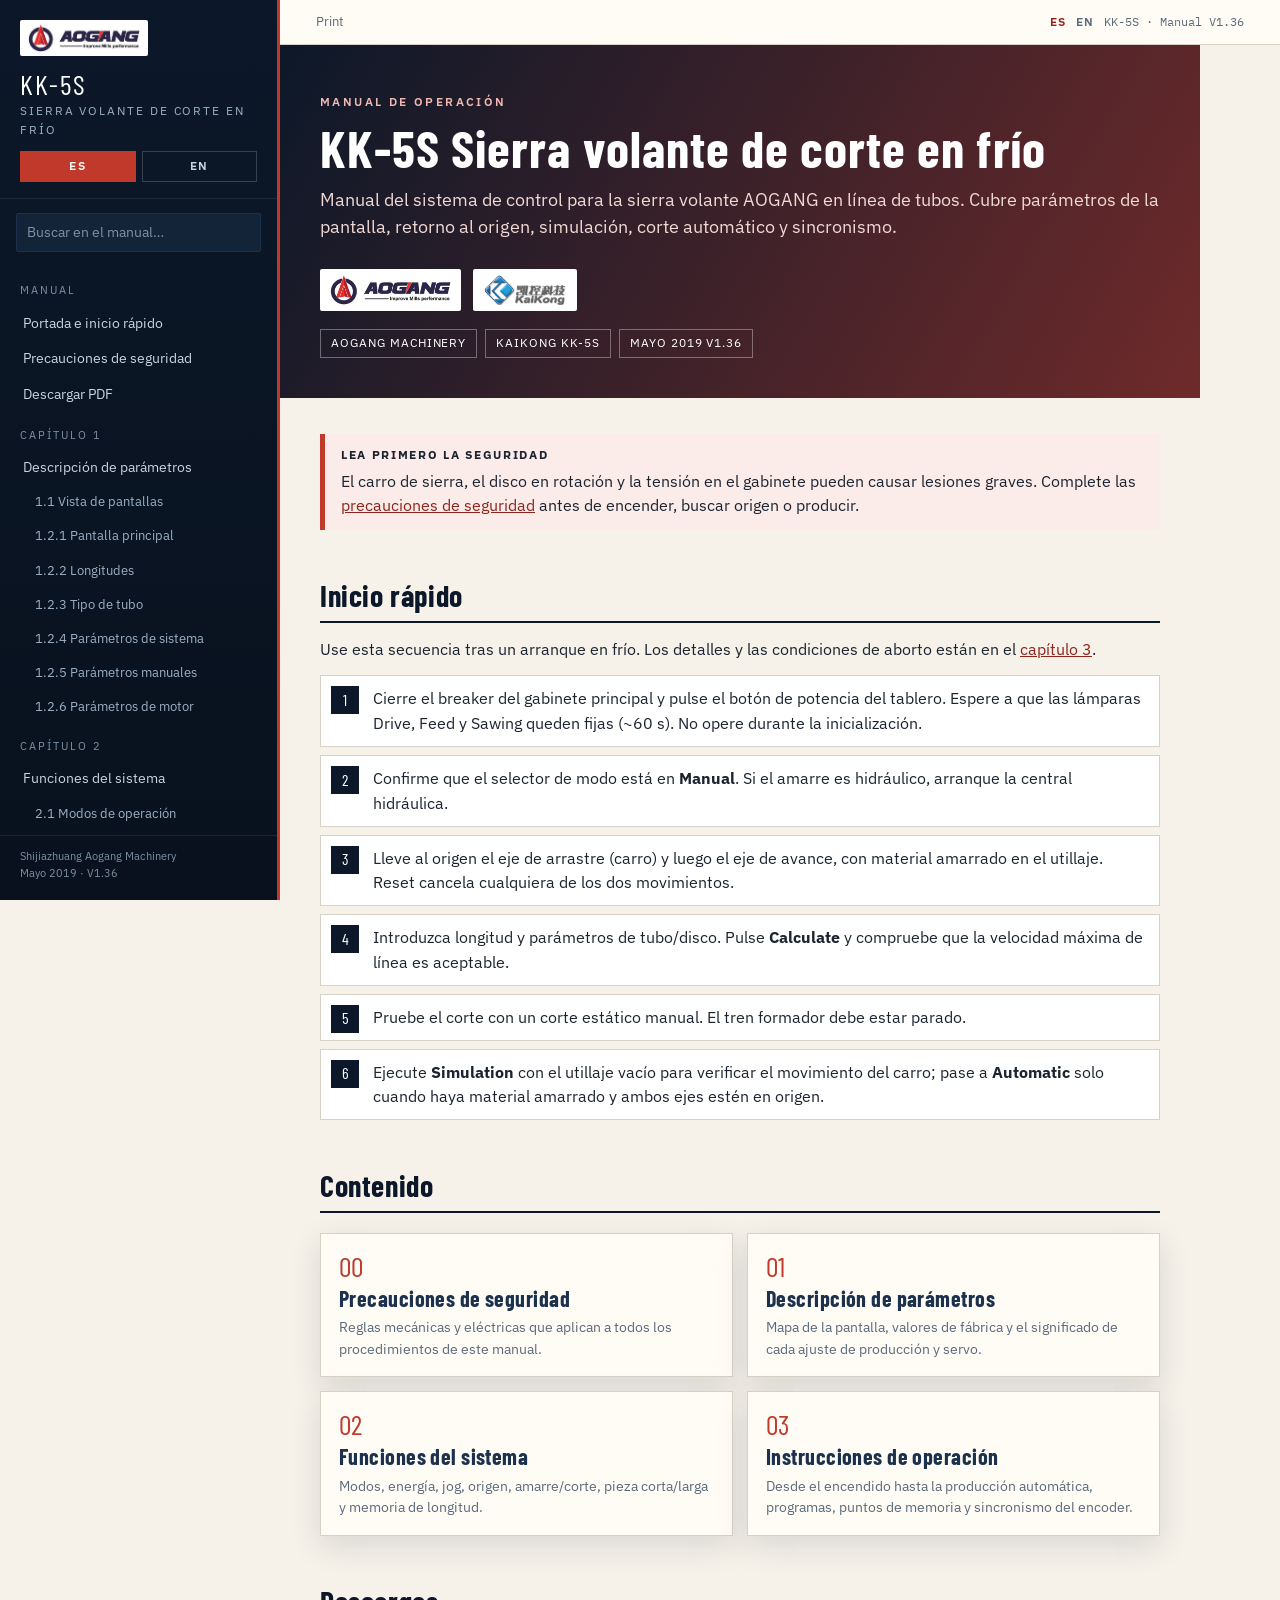
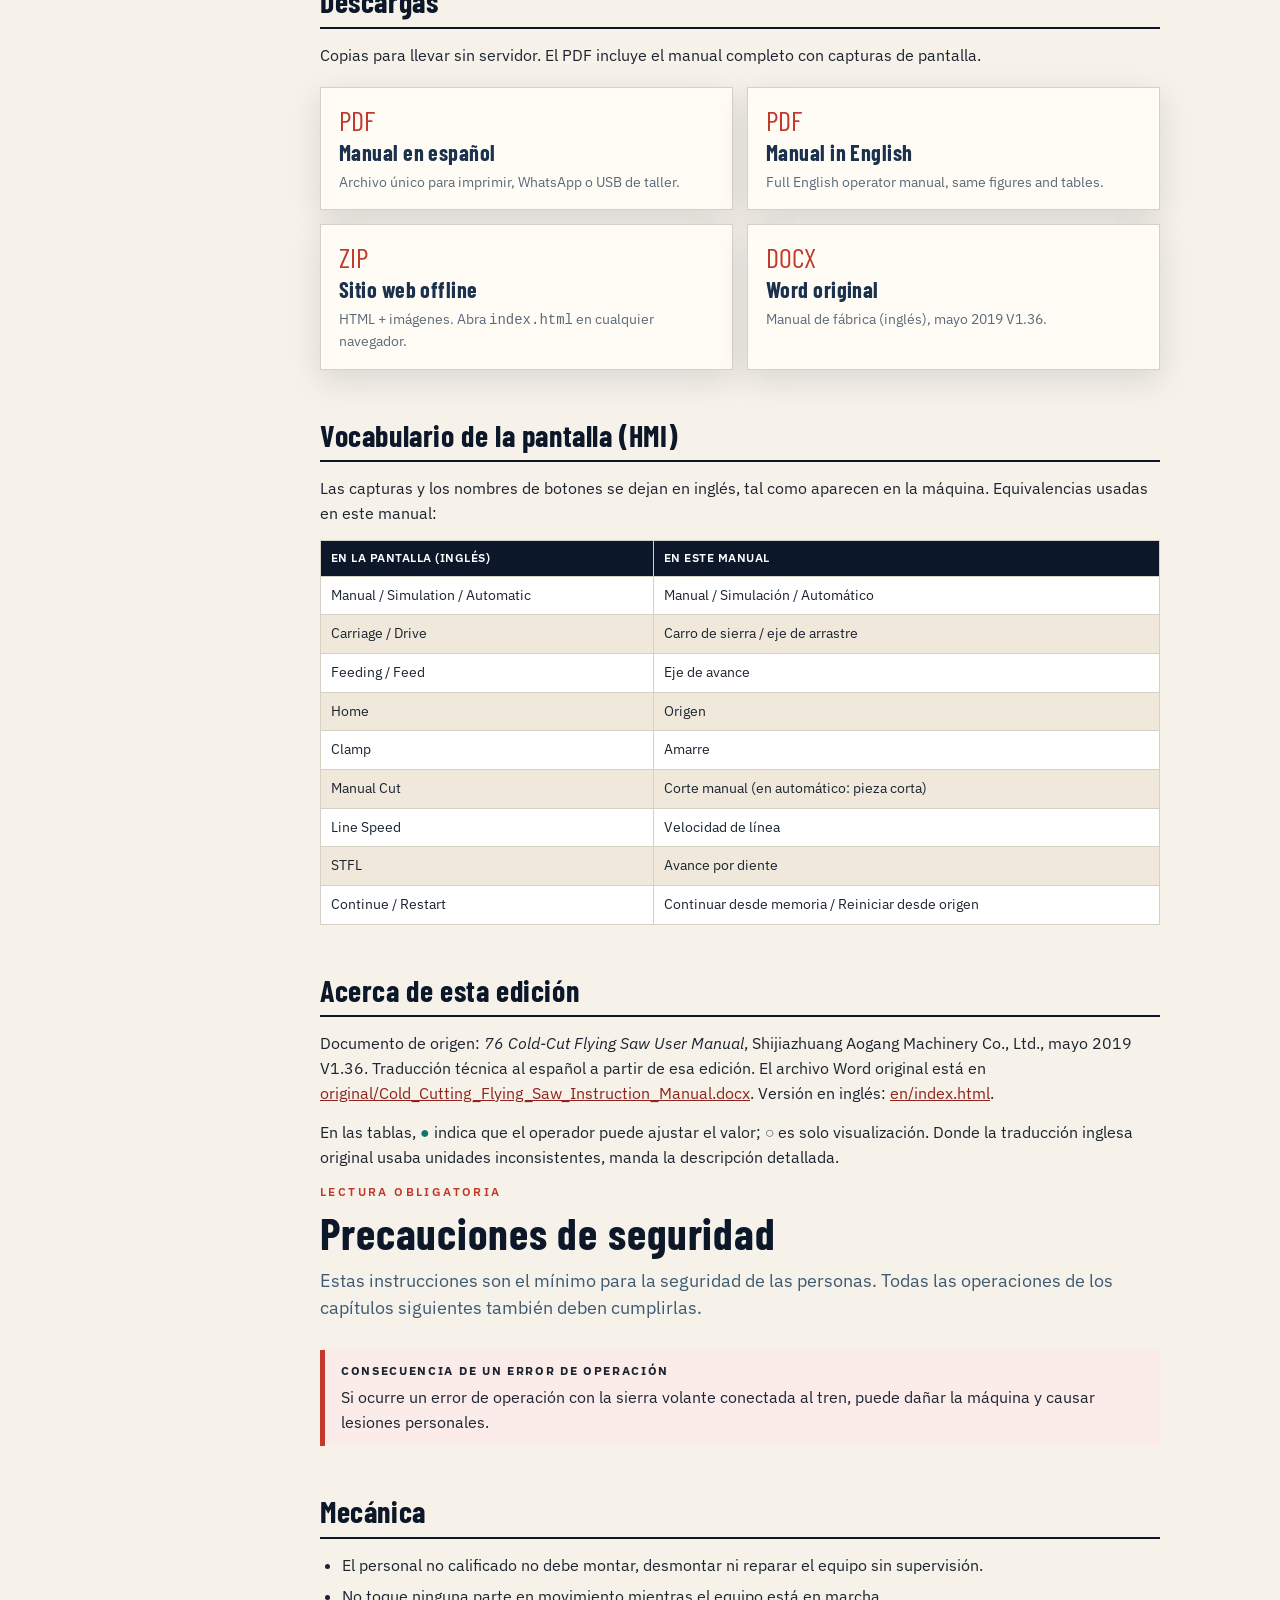
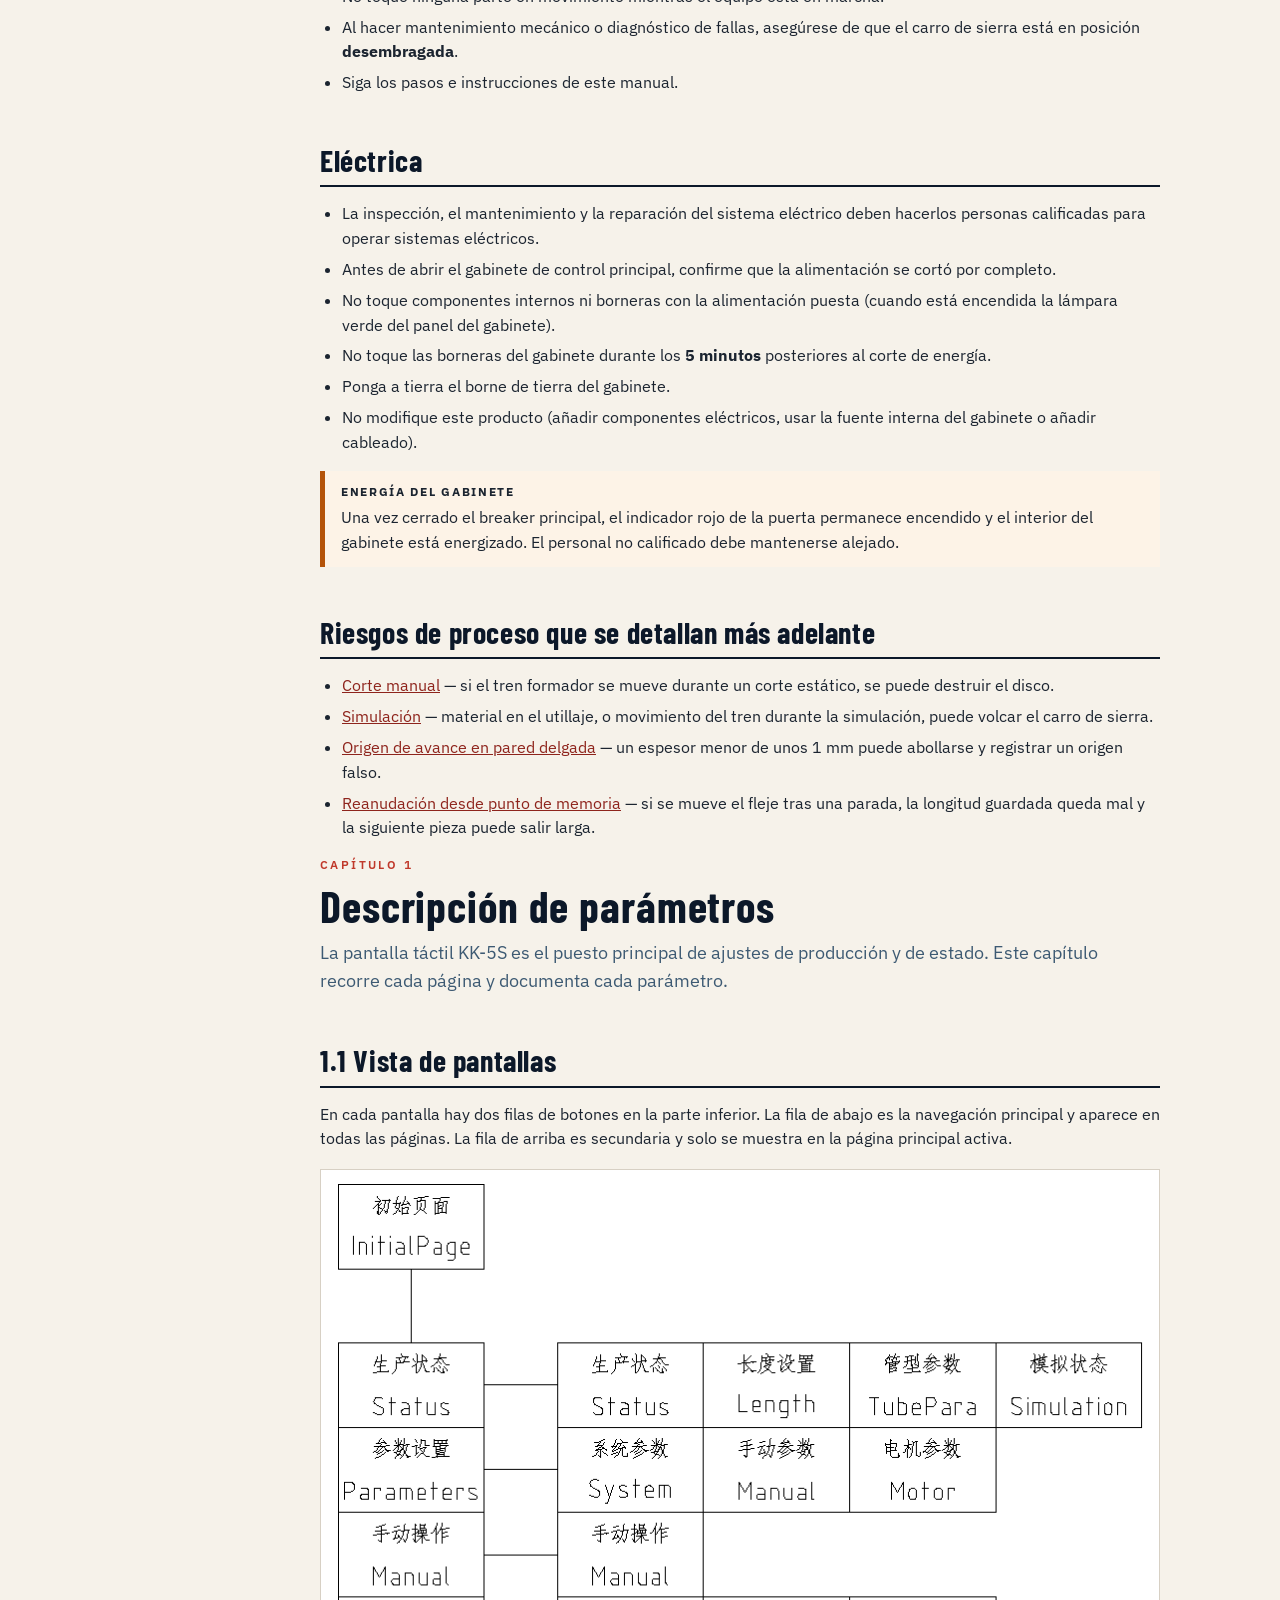
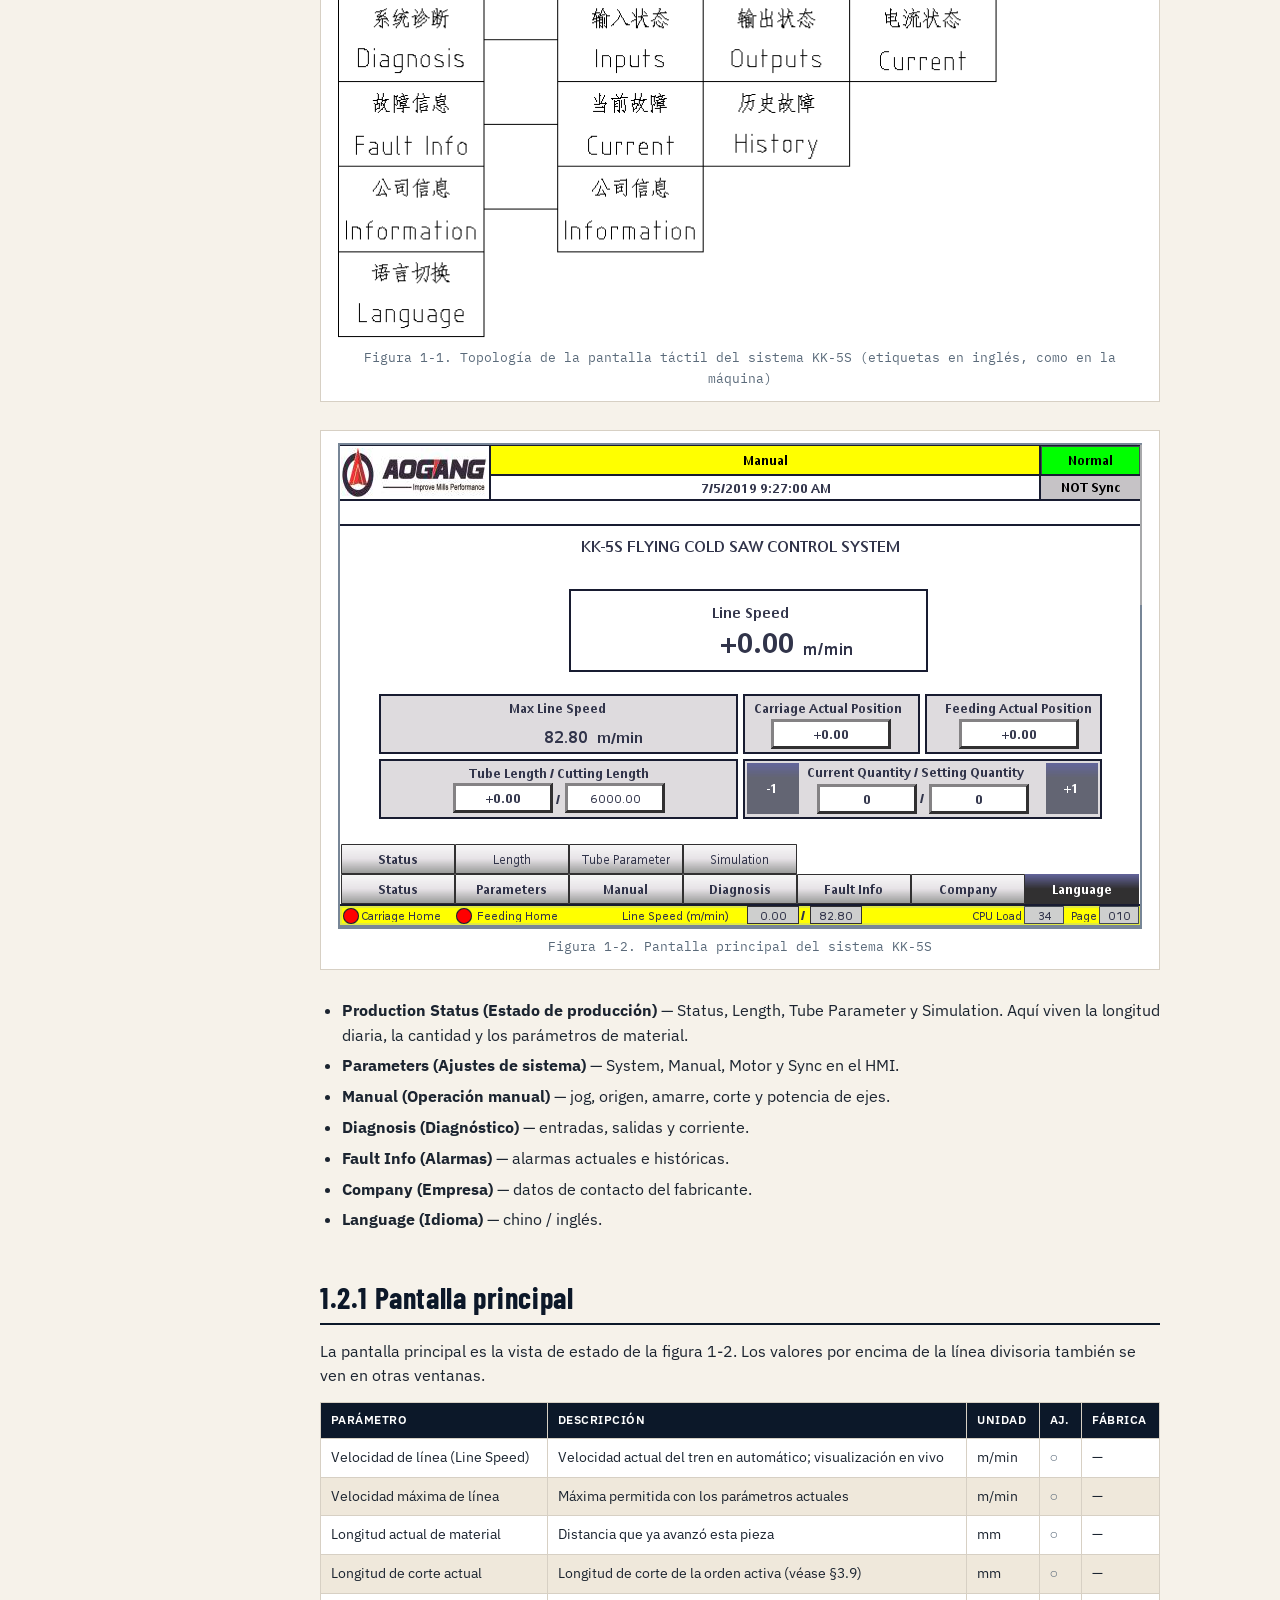
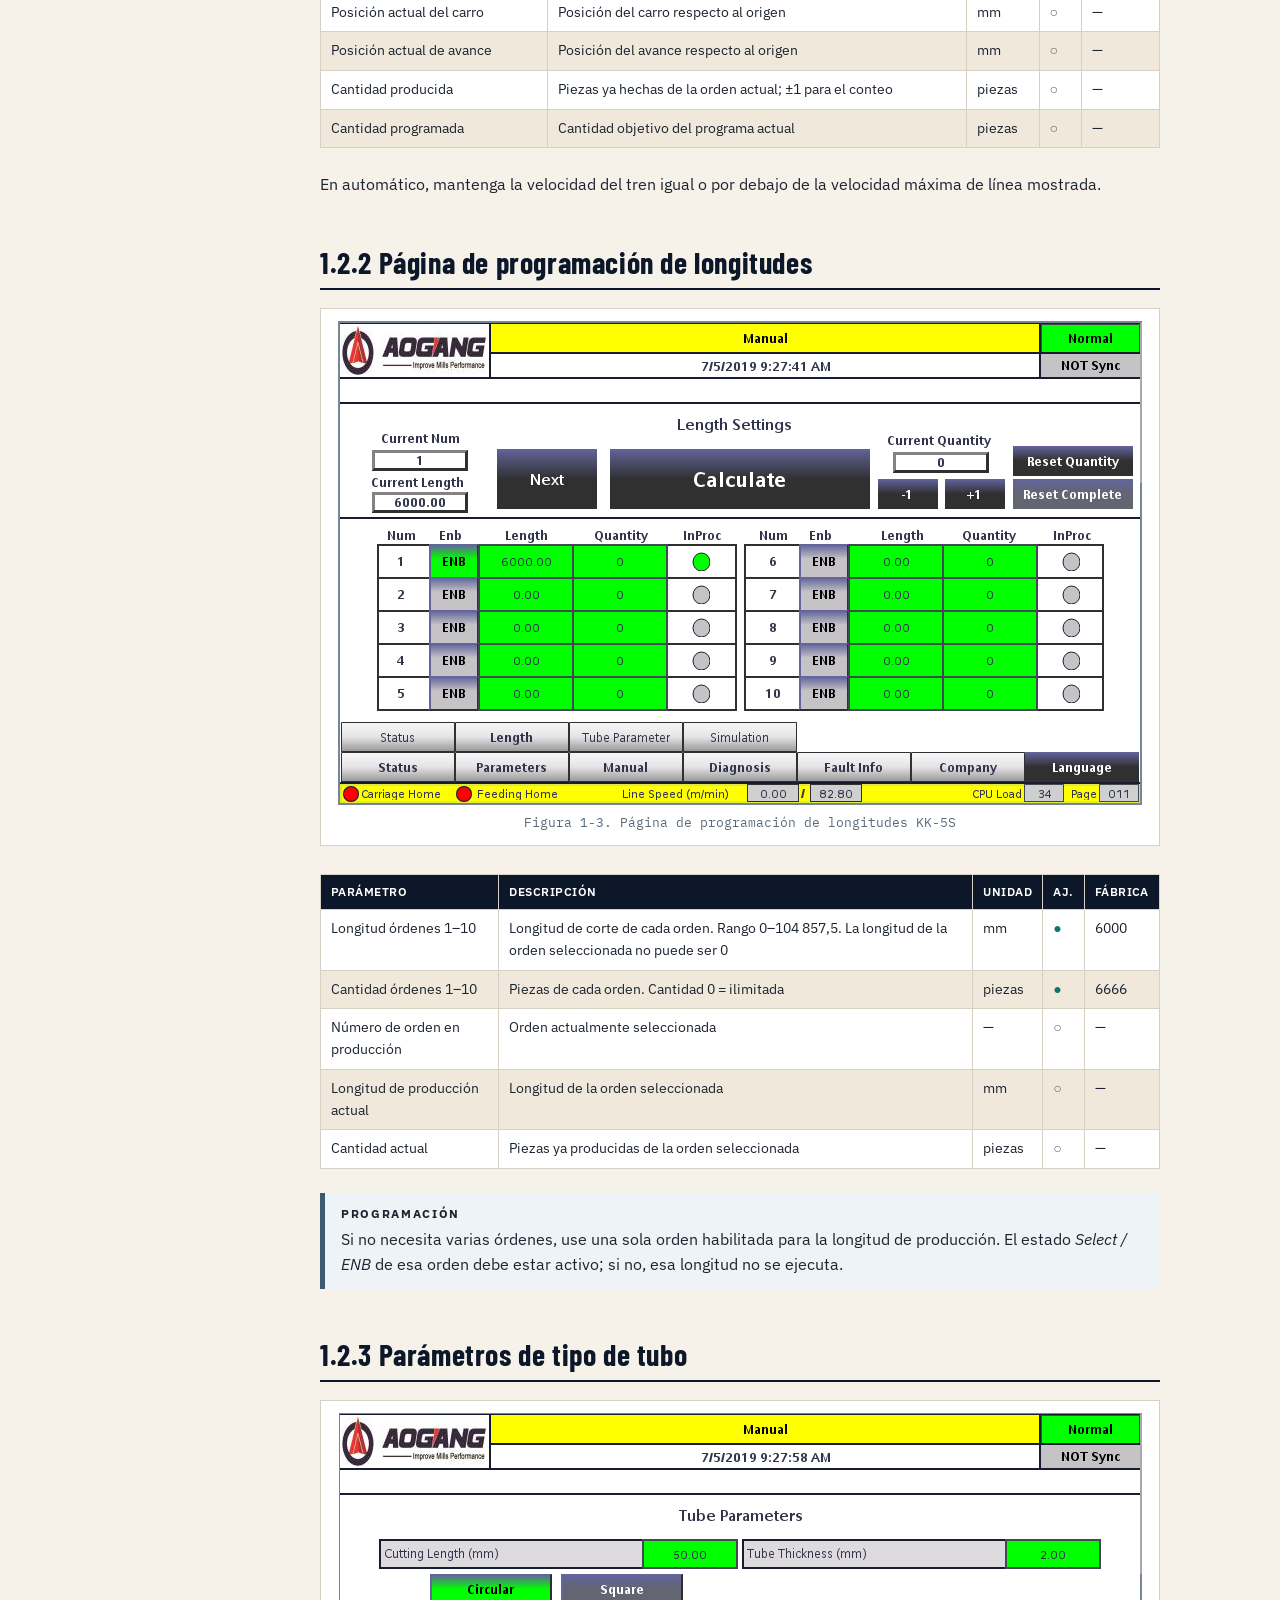
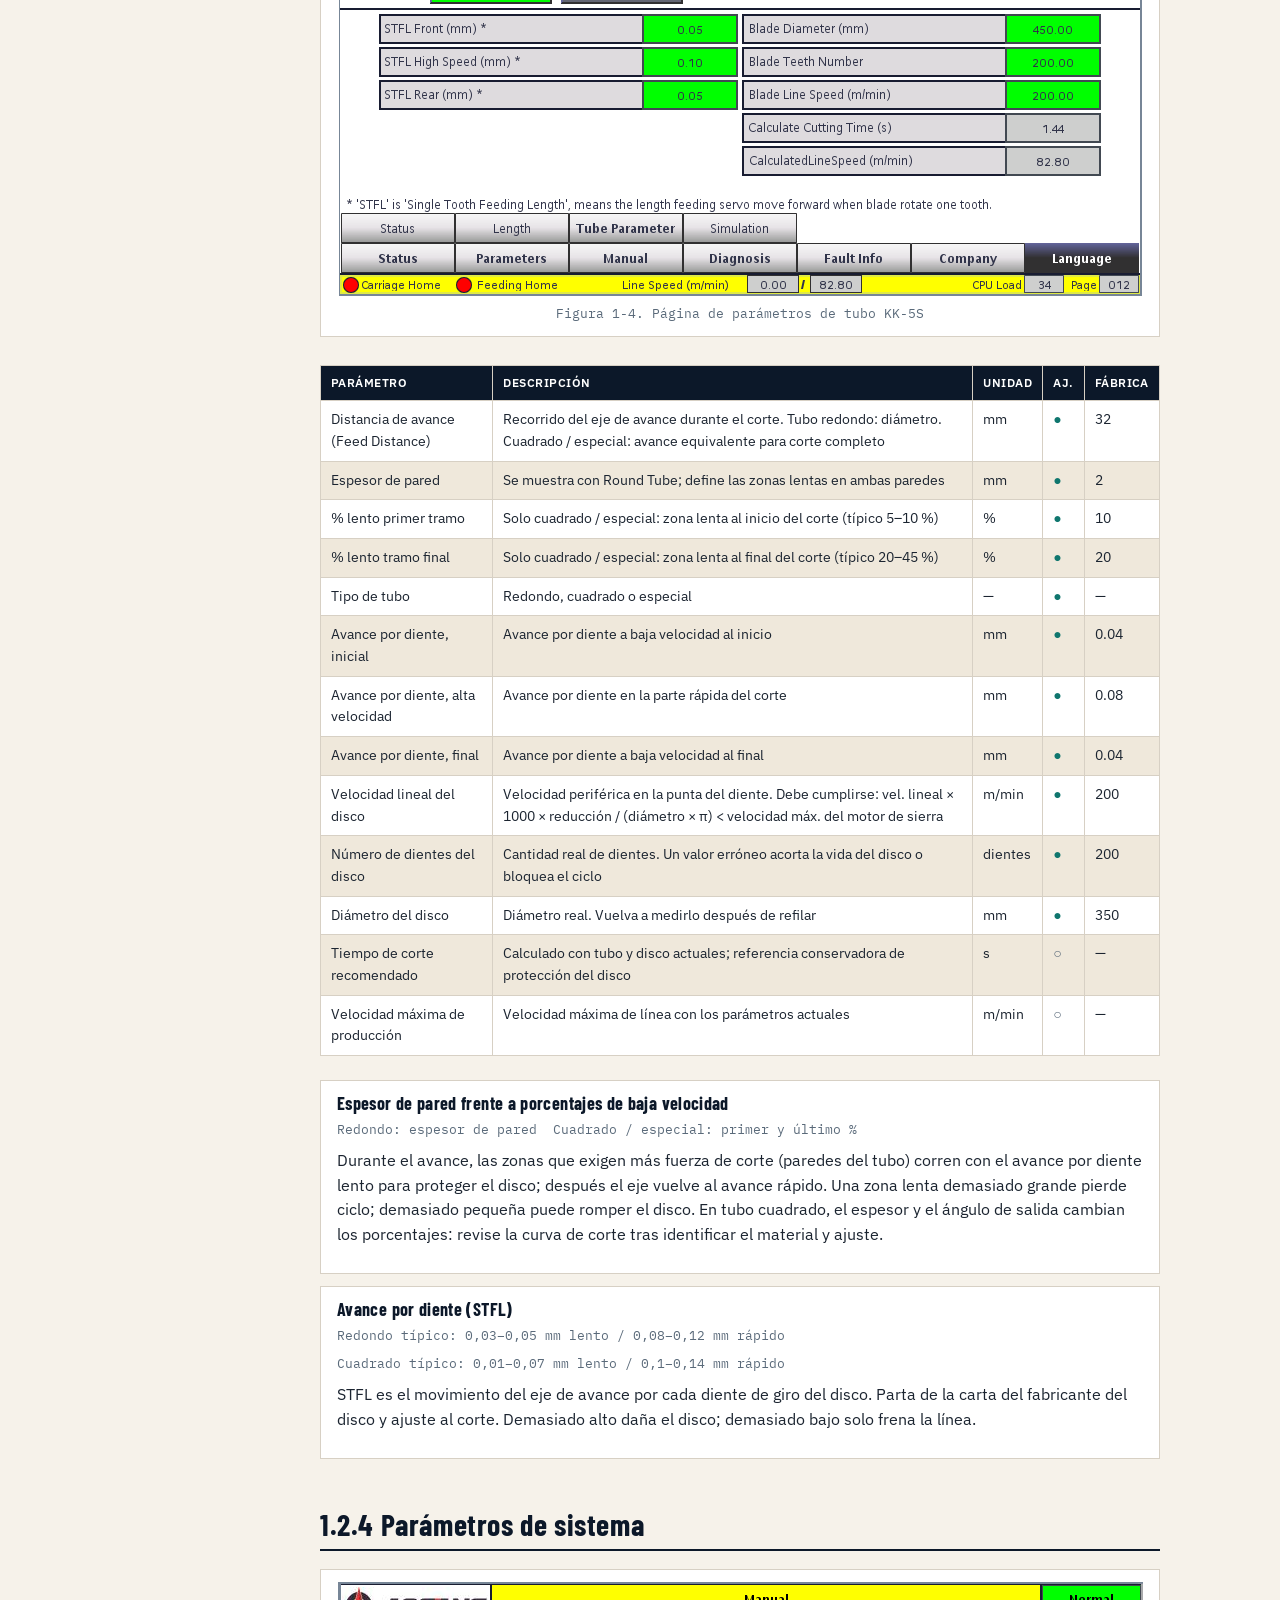
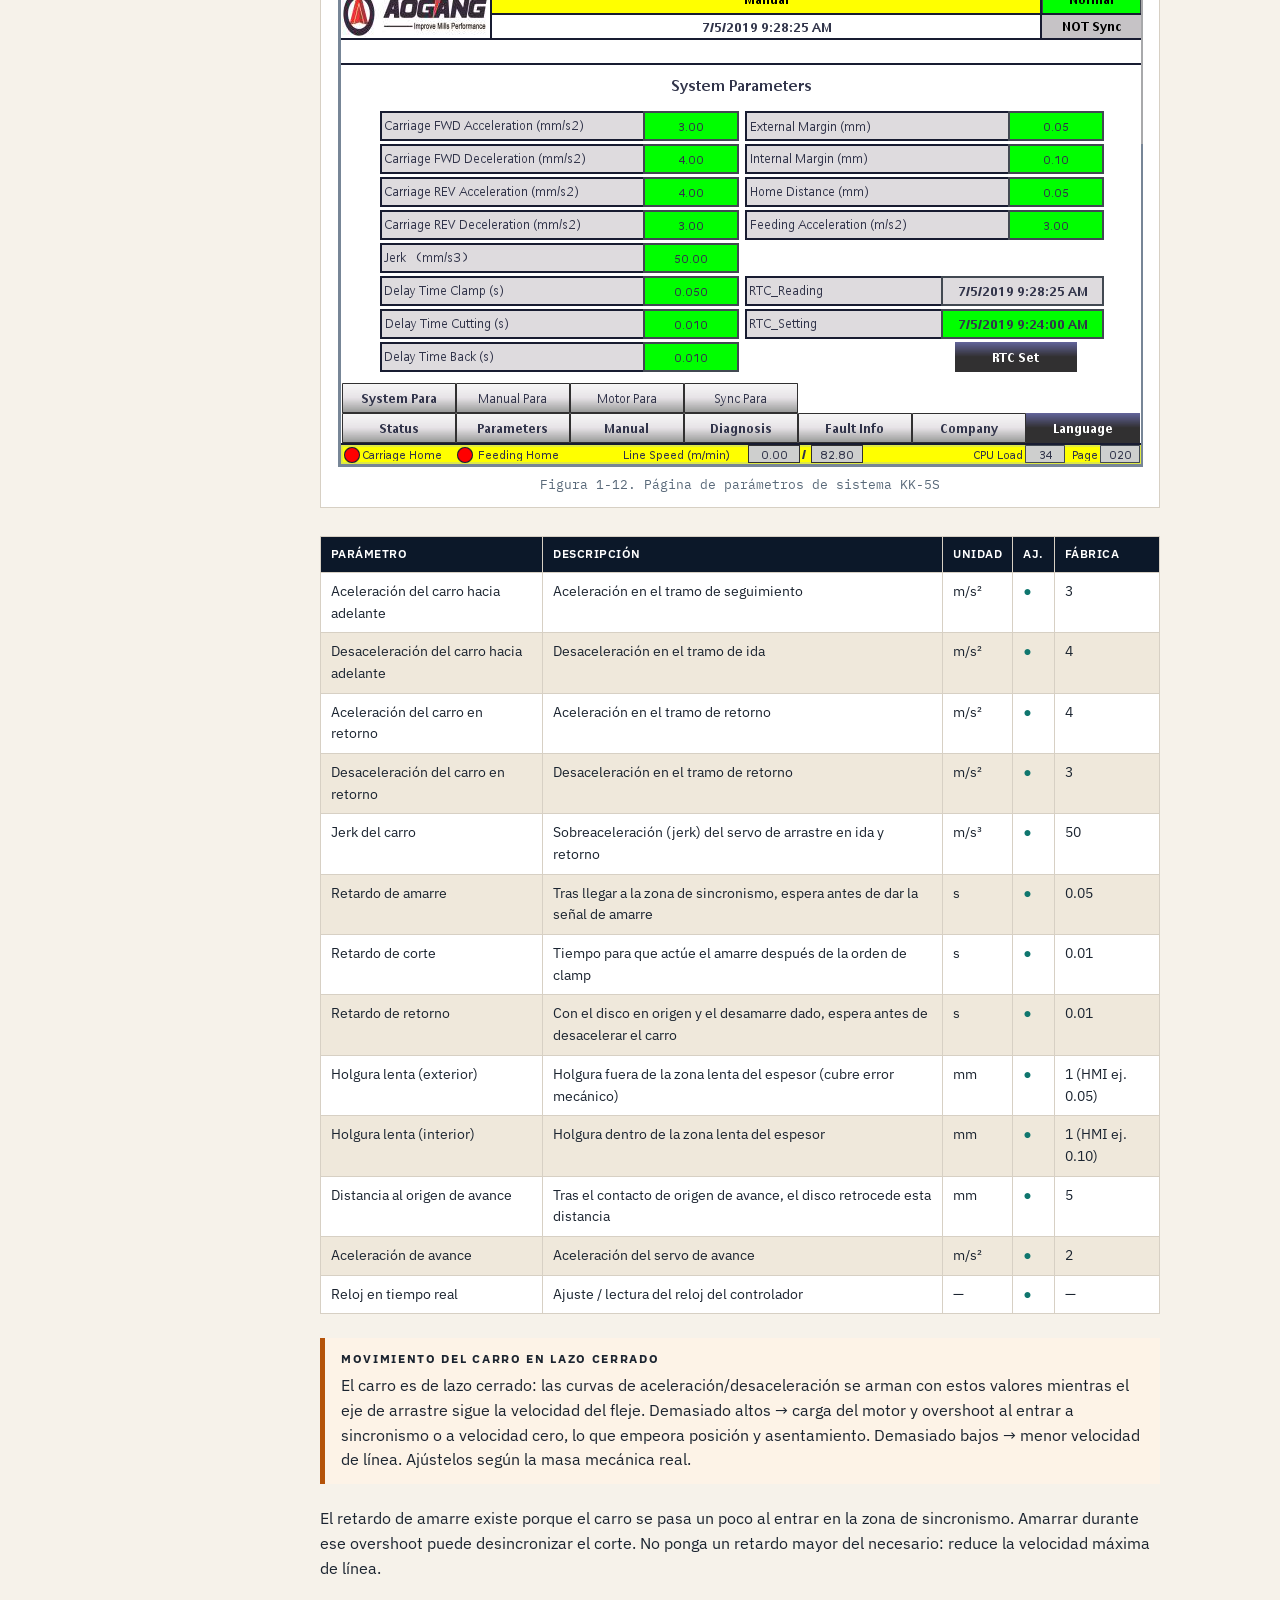
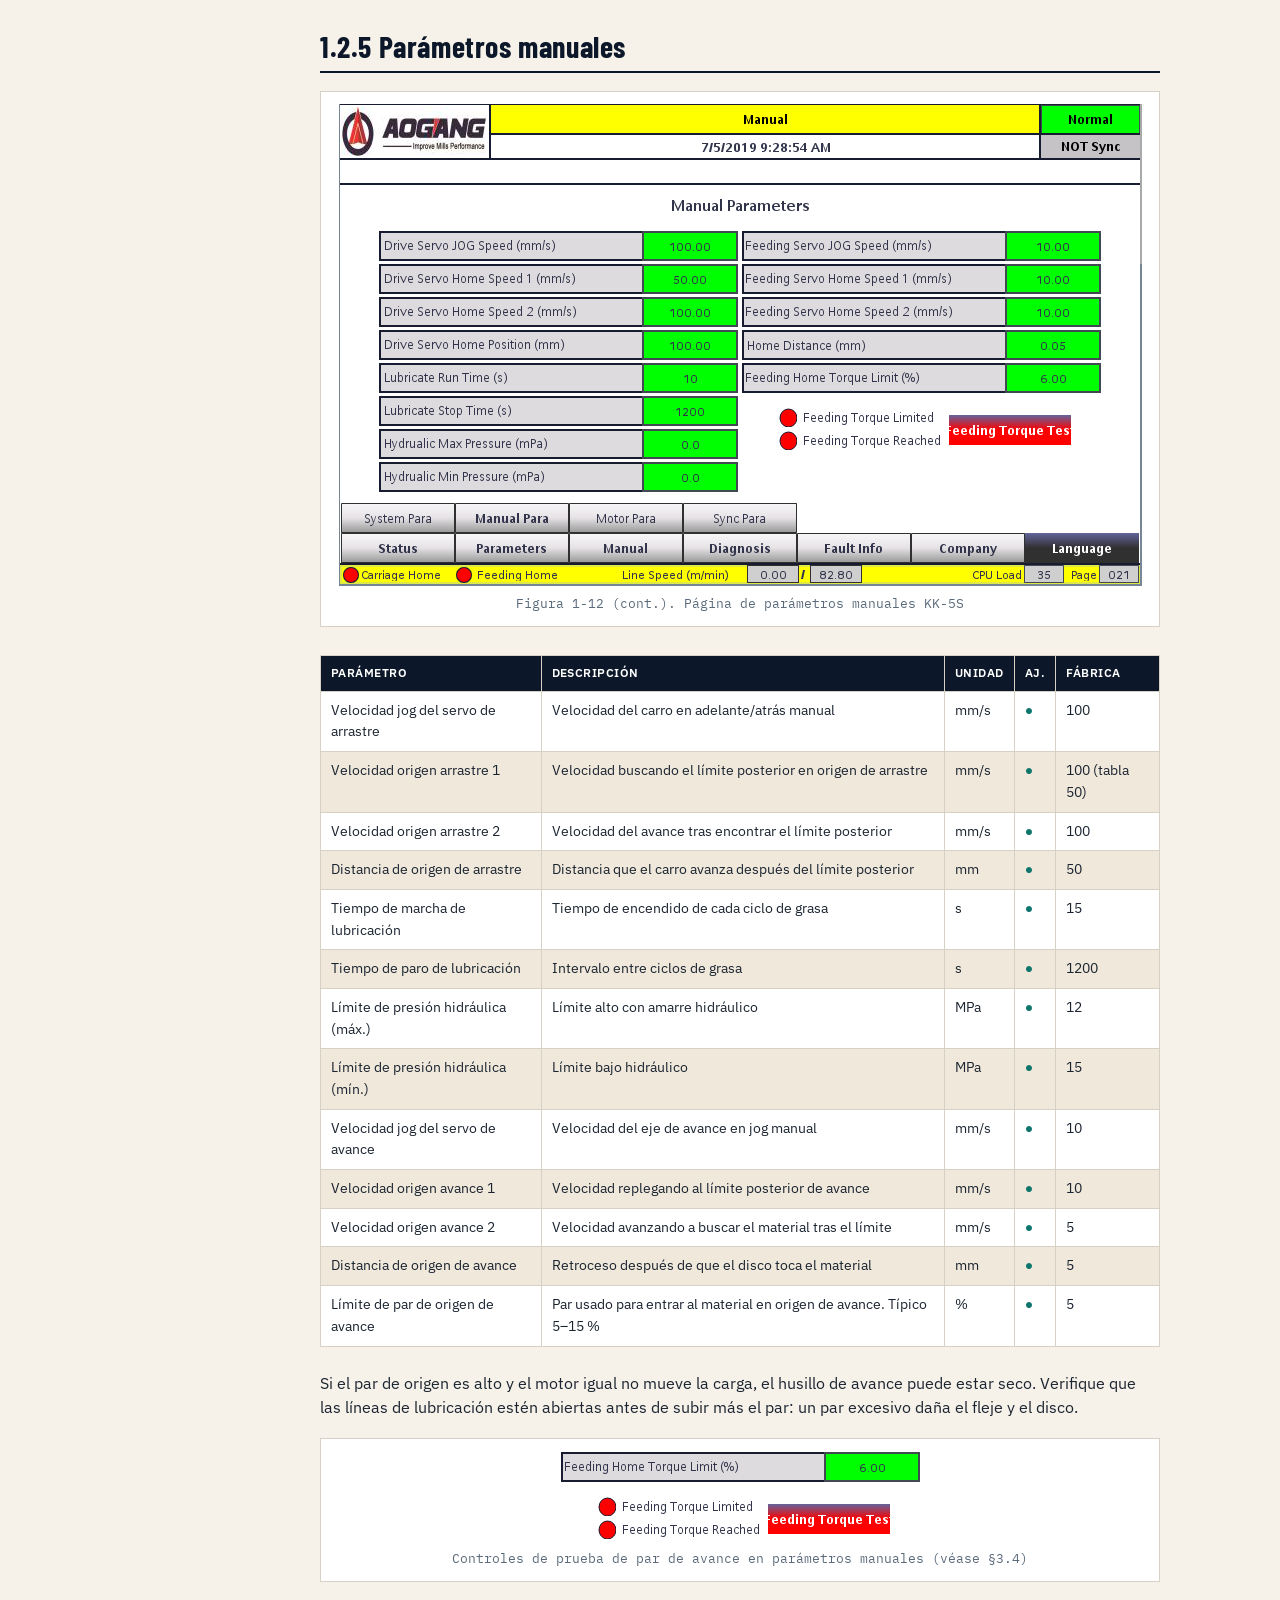
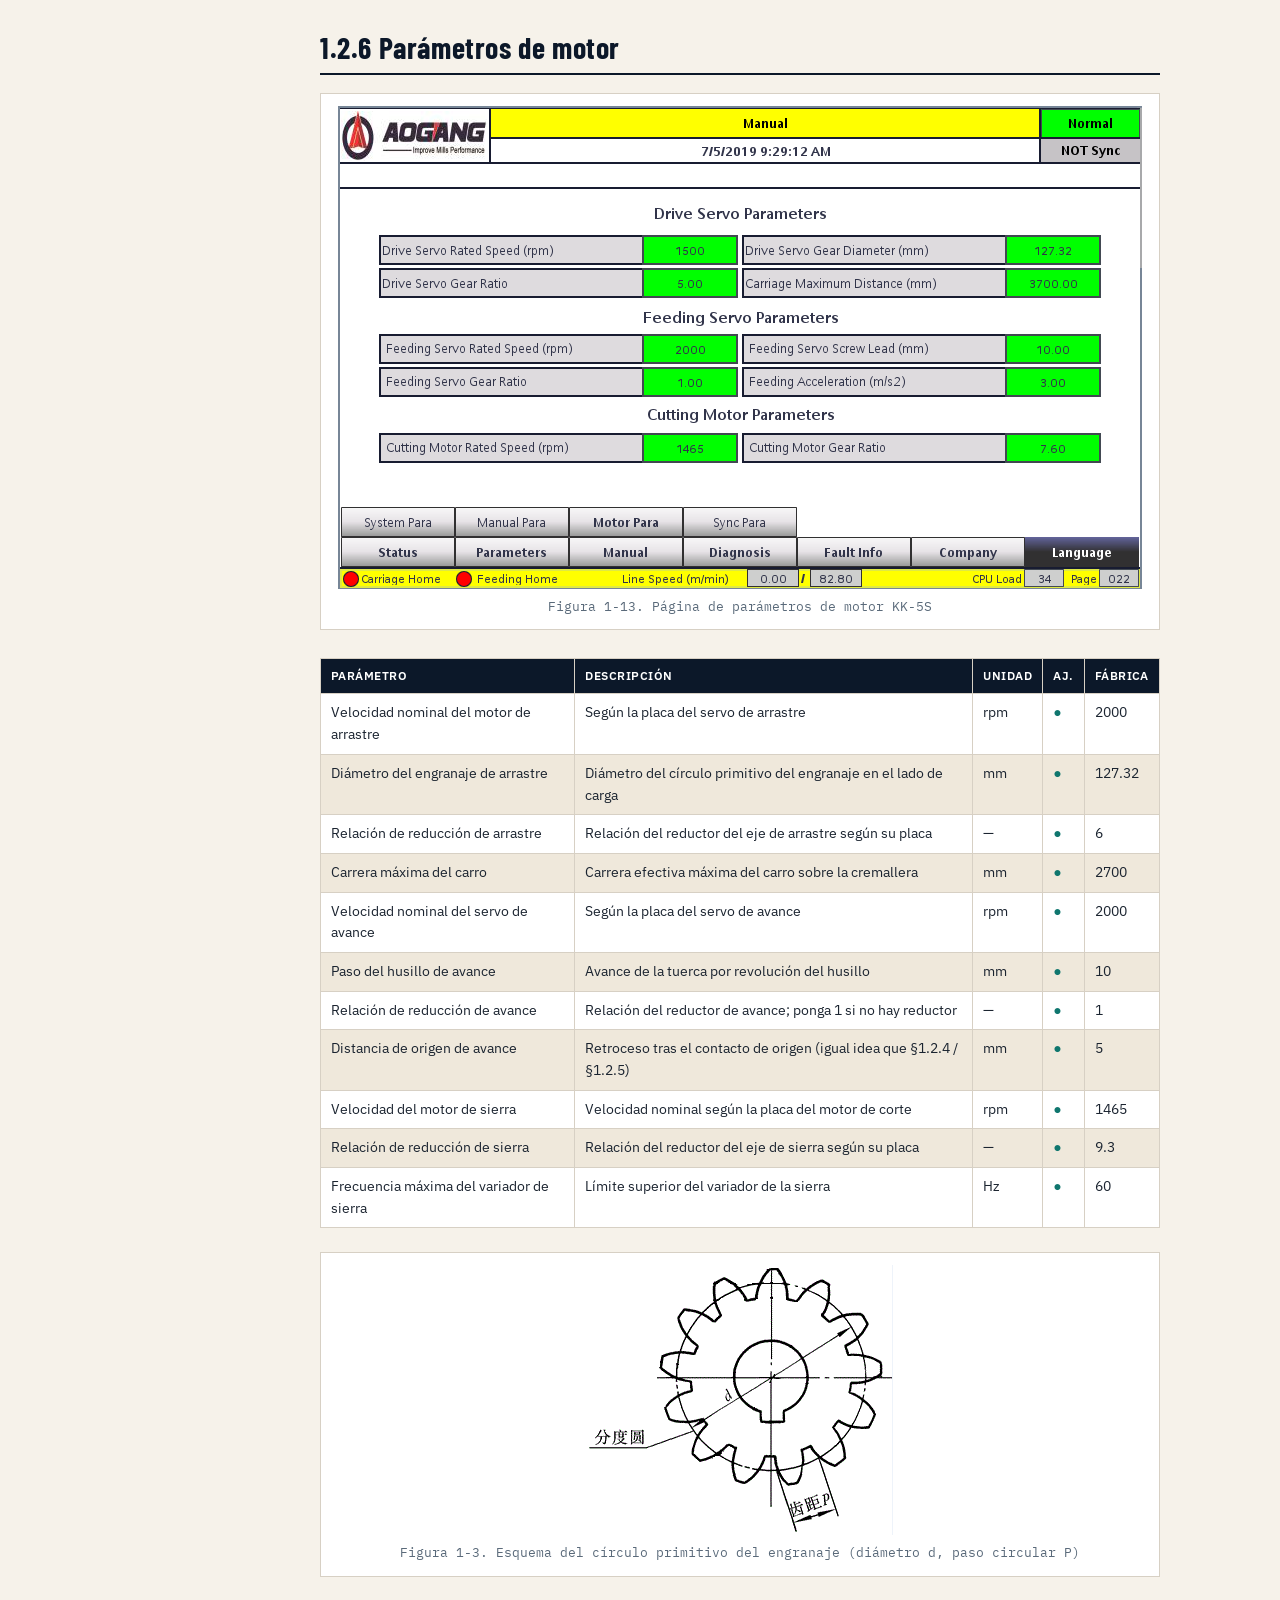
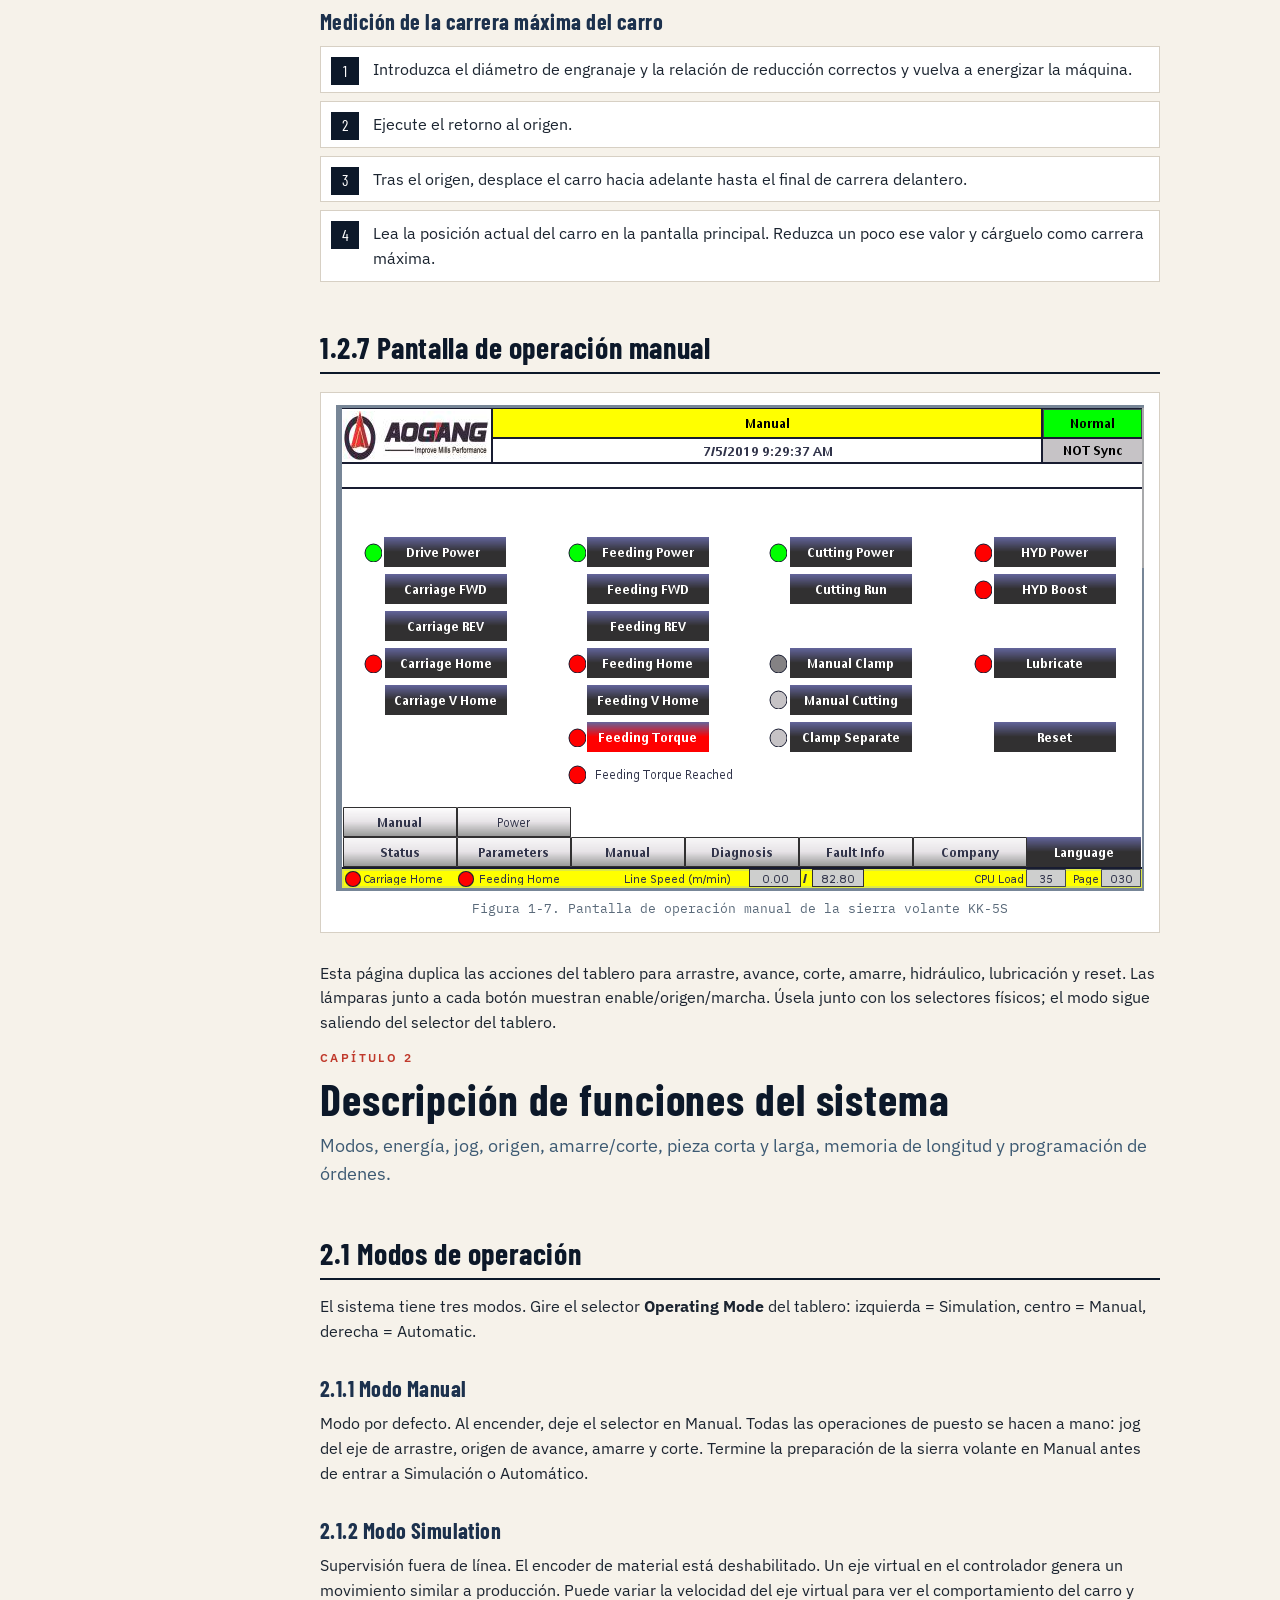
<file: print-all.html>
<!DOCTYPE html>
<html lang="es">
<head>
  <meta charset="utf-8">
  <meta name="viewport" content="width=device-width, initial-scale=1">
  <title>Manual completo KK-5S — KK-5S Sierra volante de corte en frío</title>
  <link rel="preconnect" href="https://fonts.googleapis.com">
  <link rel="preconnect" href="https://fonts.gstatic.com" crossorigin>
  <link href="https://fonts.googleapis.com/css2?family=Barlow+Condensed:wght@600;700&family=IBM+Plex+Mono:wght@400;500&family=IBM+Plex+Sans:wght@400;500;600&display=swap" rel="stylesheet">
  <link rel="stylesheet" href="assets/css/manual.css">
</head>
<body>
  <a class="skip" href="#content">Saltar al contenido</a>
  <button class="menu-btn" type="button" aria-label="Abrir menú">☰</button>
  <aside class="sidebar">
    <div class="brand">
      <img src="assets/img/logo-aogang-header.jpeg" alt="AOGANG">
      <div class="model">KK-5S</div>
      <div class="sub">Sierra volante de corte en frío</div>
      <div class="lang-switch">
        <a class="active" href="print-all.html" hreflang="es">ES</a>
        <a class="" href="en/print-all.html" hreflang="en">EN</a>
      </div>
    </div>
    <div class="search-wrap">
      <input id="manual-search" type="search" placeholder="Buscar en el manual…" autocomplete="off">
      <div id="search-results" class="search-results"></div>
    </div>
    <nav class="nav">
      <div class="group">Manual</div>
      <a href="index.html">Portada e inicio rápido</a>
      <a href="safety.html">Precauciones de seguridad</a>
      <a href="descargas/KK-5S-Manual-Operacion-ES.pdf">Descargar PDF</a>
      <div class="group">Capítulo 1</div>
      <a href="parameters.html">Descripción de parámetros</a>
      <a class="sub" href="parameters.html#screen-overview">1.1 Vista de pantallas</a>
      <a class="sub" href="parameters.html#main-page">1.2.1 Pantalla principal</a>
      <a class="sub" href="parameters.html#length">1.2.2 Longitudes</a>
      <a class="sub" href="parameters.html#tube">1.2.3 Tipo de tubo</a>
      <a class="sub" href="parameters.html#system">1.2.4 Parámetros de sistema</a>
      <a class="sub" href="parameters.html#manual-params">1.2.5 Parámetros manuales</a>
      <a class="sub" href="parameters.html#motor">1.2.6 Parámetros de motor</a>
      <div class="group">Capítulo 2</div>
      <a href="functions.html">Funciones del sistema</a>
      <a class="sub" href="functions.html#modes">2.1 Modos de operación</a>
      <a class="sub" href="functions.html#power">2.2 Energía</a>
      <a class="sub" href="functions.html#home">2.4 Retorno al origen</a>
      <div class="group">Capítulo 3</div>
      <a href="operation.html">Instrucciones de operación</a>
      <a class="sub" href="operation.html#power-on">3.1 Encendido</a>
      <a class="sub" href="operation.html#cut">3.6 Corte manual</a>
      <a class="sub" href="operation.html#auto">3.8 Modo automático</a>
      <a class="sub" href="operation.html#sync">3.12 Sincronismo</a>

    </nav>
    <div class="sidebar-foot">Shijiazhuang Aogang Machinery<br>Mayo 2019 · V1.36</div>
  </aside>
  <div class="main">
    <div class="topbar">
      <div class="crumb">Print</div>
      <div class="lang-inline">
        <a class="active" href="print-all.html">ES</a>
        <a class="" href="en/print-all.html">EN</a>
        <span class="meta">KK-5S · Manual V1.36</span>
      </div>
    </div>
    <article id="content" class="content">
<section class="print-chapter">

      <div class="hero">
        <div class="kicker" style="color:#f0b8b0">Manual de operación</div>
        <h1>KK-5S Sierra volante de corte en frío</h1>
        <p class="lede">Manual del sistema de control para la sierra volante AOGANG en línea de tubos. Cubre parámetros de la pantalla, retorno al origen, simulación, corte automático y sincronismo.</p>
        <div class="hero-logos">
          <img src="assets/img/logo-aogang-header.jpeg" alt="AOGANG">
          <img src="assets/img/logo-kaikong.jpeg" alt="KaiKong">
        </div>
        <div class="badges">
          <span class="badge">Aogang Machinery</span>
          <span class="badge">KaiKong KK-5S</span>
          <span class="badge">Mayo 2019 V1.36</span>
        </div>
      </div>
      <div class="callout danger">
        <strong>Lea primero la seguridad</strong>
        El carro de sierra, el disco en rotación y la tensión en el gabinete pueden causar lesiones graves. Complete las <a href="safety.html">precauciones de seguridad</a> antes de encender, buscar origen o producir.
      </div>
      <h2>Inicio rápido</h2>
      <p>Use esta secuencia tras un arranque en frío. Los detalles y las condiciones de aborto están en el <a href="operation.html">capítulo 3</a>.</p>
      <ol class="steps">
        <li>Cierre el breaker del gabinete principal y pulse el botón de potencia del tablero. Espere a que las lámparas Drive, Feed y Sawing queden fijas (~60 s). No opere durante la inicialización.</li>
        <li>Confirme que el selector de modo está en <strong>Manual</strong>. Si el amarre es hidráulico, arranque la central hidráulica.</li>
        <li>Lleve al origen el eje de arrastre (carro) y luego el eje de avance, con material amarrado en el utillaje. Reset cancela cualquiera de los dos movimientos.</li>
        <li>Introduzca longitud y parámetros de tubo/disco. Pulse <strong>Calculate</strong> y compruebe que la velocidad máxima de línea es aceptable.</li>
        <li>Pruebe el corte con un corte estático manual. El tren formador debe estar parado.</li>
        <li>Ejecute <strong>Simulation</strong> con el utillaje vacío para verificar el movimiento del carro; pase a <strong>Automatic</strong> solo cuando haya material amarrado y ambos ejes estén en origen.</li>
      </ol>
      <h2>Contenido</h2>
      <div class="cards">
        <a class="card" href="safety.html">
          <div class="num">00</div>
          <h3>Precauciones de seguridad</h3>
          <p>Reglas mecánicas y eléctricas que aplican a todos los procedimientos de este manual.</p>
        </a>
        <a class="card" href="parameters.html">
          <div class="num">01</div>
          <h3>Descripción de parámetros</h3>
          <p>Mapa de la pantalla, valores de fábrica y el significado de cada ajuste de producción y servo.</p>
        </a>
        <a class="card" href="functions.html">
          <div class="num">02</div>
          <h3>Funciones del sistema</h3>
          <p>Modos, energía, jog, origen, amarre/corte, pieza corta/larga y memoria de longitud.</p>
        </a>
        <a class="card" href="operation.html">
          <div class="num">03</div>
          <h3>Instrucciones de operación</h3>
          <p>Desde el encendido hasta la producción automática, programas, puntos de memoria y sincronismo del encoder.</p>
        </a>
      </div>
      <h2>Descargas</h2>
      <p>Copias para llevar sin servidor. El PDF incluye el manual completo con capturas de pantalla.</p>
      <div class="cards">
        <a class="card" href="descargas/KK-5S-Manual-Operacion-ES.pdf" download>
          <div class="num">PDF</div>
          <h3>Manual en español</h3>
          <p>Archivo único para imprimir, WhatsApp o USB de taller.</p>
        </a>
        <a class="card" href="descargas/KK-5S-User-Manual-EN.pdf" download>
          <div class="num">PDF</div>
          <h3>Manual in English</h3>
          <p>Full English operator manual, same figures and tables.</p>
        </a>
        <a class="card" href="descargas/KK-5S-manual-offline.zip" download>
          <div class="num">ZIP</div>
          <h3>Sitio web offline</h3>
          <p>HTML + imágenes. Abra <code>index.html</code> en cualquier navegador.</p>
        </a>
        <a class="card" href="original/Cold_Cutting_Flying_Saw_Instruction_Manual.docx" download>
          <div class="num">DOCX</div>
          <h3>Word original</h3>
          <p>Manual de fábrica (inglés), mayo 2019 V1.36.</p>
        </a>
      </div>
      <h2>Vocabulario de la pantalla (HMI)</h2>
      <p>Las capturas y los nombres de botones se dejan en inglés, tal como aparecen en la máquina. Equivalencias usadas en este manual:</p>

      <div class="table-wrap">
        <table>
          <thead><tr><th>En la pantalla (inglés)</th><th>En este manual</th></tr></thead>
          <tbody>
            <tr><td>Manual / Simulation / Automatic</td><td>Manual / Simulación / Automático</td></tr>
            <tr><td>Carriage / Drive</td><td>Carro de sierra / eje de arrastre</td></tr>
            <tr><td>Feeding / Feed</td><td>Eje de avance</td></tr>
            <tr><td>Home</td><td>Origen</td></tr>
            <tr><td>Clamp</td><td>Amarre</td></tr>
            <tr><td>Manual Cut</td><td>Corte manual (en automático: pieza corta)</td></tr>
            <tr><td>Line Speed</td><td>Velocidad de línea</td></tr>
            <tr><td>STFL</td><td>Avance por diente</td></tr>
            <tr><td>Continue / Restart</td><td>Continuar desde memoria / Reiniciar desde origen</td></tr>
          </tbody>
        </table>
      </div>

      <h2>Acerca de esta edición</h2>
      <p>Documento de origen: <em>76 Cold-Cut Flying Saw User Manual</em>, Shijiazhuang Aogang Machinery Co., Ltd., mayo 2019 V1.36. Traducción técnica al español a partir de esa edición. El archivo Word original está en <a href="original/Cold_Cutting_Flying_Saw_Instruction_Manual.docx">original/Cold_Cutting_Flying_Saw_Instruction_Manual.docx</a>. Versión en inglés: <a href="en/index.html">en/index.html</a>.</p>
      <p>En las tablas, <span class="dot-set">●</span> indica que el operador puede ajustar el valor; <span class="dot-ro">○</span> es solo visualización. Donde la traducción inglesa original usaba unidades inconsistentes, manda la descripción detallada.</p>

</section>
<section class="print-chapter">

      <div class="kicker">Lectura obligatoria</div>
      <h1>Precauciones de seguridad</h1>
      <p class="lede">Estas instrucciones son el mínimo para la seguridad de las personas. Todas las operaciones de los capítulos siguientes también deben cumplirlas.</p>
      <div class="callout danger">
        <strong>Consecuencia de un error de operación</strong>
        Si ocurre un error de operación con la sierra volante conectada al tren, puede dañar la máquina y causar lesiones personales.
      </div>
      <h2>Mecánica</h2>
      <ul>
        <li>El personal no calificado no debe montar, desmontar ni reparar el equipo sin supervisión.</li>
        <li>No toque ninguna parte en movimiento mientras el equipo está en marcha.</li>
        <li>Al hacer mantenimiento mecánico o diagnóstico de fallas, asegúrese de que el carro de sierra está en posición <strong>desembragada</strong>.</li>
        <li>Siga los pasos e instrucciones de este manual.</li>
      </ul>
      <h2>Eléctrica</h2>
      <ul>
        <li>La inspección, el mantenimiento y la reparación del sistema eléctrico deben hacerlos personas calificadas para operar sistemas eléctricos.</li>
        <li>Antes de abrir el gabinete de control principal, confirme que la alimentación se cortó por completo.</li>
        <li>No toque componentes internos ni borneras con la alimentación puesta (cuando está encendida la lámpara verde del panel del gabinete).</li>
        <li>No toque las borneras del gabinete durante los <strong>5 minutos</strong> posteriores al corte de energía.</li>
        <li>Ponga a tierra el borne de tierra del gabinete.</li>
        <li>No modifique este producto (añadir componentes eléctricos, usar la fuente interna del gabinete o añadir cableado).</li>
      </ul>
      <div class="callout warn">
        <strong>Energía del gabinete</strong>
        Una vez cerrado el breaker principal, el indicador rojo de la puerta permanece encendido y el interior del gabinete está energizado. El personal no calificado debe mantenerse alejado.
      </div>
      <h2>Riesgos de proceso que se detallan más adelante</h2>
      <ul>
        <li><a href="operation.html#cut">Corte manual</a> — si el tren formador se mueve durante un corte estático, se puede destruir el disco.</li>
        <li><a href="operation.html#sim">Simulación</a> — material en el utillaje, o movimiento del tren durante la simulación, puede volcar el carro de sierra.</li>
        <li><a href="operation.html#torque">Origen de avance en pared delgada</a> — un espesor menor de unos 1 mm puede abollarse y registrar un origen falso.</li>
        <li><a href="operation.html#memory">Reanudación desde punto de memoria</a> — si se mueve el fleje tras una parada, la longitud guardada queda mal y la siguiente pieza puede salir larga.</li>
      </ul>

</section>
<section class="print-chapter">

      <div class="kicker">Capítulo 1</div>
      <h1>Descripción de parámetros</h1>
      <p class="lede">La pantalla táctil KK-5S es el puesto principal de ajustes de producción y de estado. Este capítulo recorre cada página y documenta cada parámetro.</p>

      <h2 id="screen-overview">1.1 Vista de pantallas</h2>
      <p>En cada pantalla hay dos filas de botones en la parte inferior. La fila de abajo es la navegación principal y aparece en todas las páginas. La fila de arriba es secundaria y solo se muestra en la página principal activa.</p>
      <figure>
        <img src="assets/img/fig-1-1-topology.png" alt="Figura 1-1. Topología de la pantalla táctil del sistema KK-5S (etiquetas en inglés, como en la máquina)">
        <figcaption>Figura 1-1. Topología de la pantalla táctil del sistema KK-5S (etiquetas en inglés, como en la máquina)</figcaption>
      </figure>
      <figure>
        <img src="assets/img/fig-1-2-main.png" alt="Figura 1-2. Pantalla principal del sistema KK-5S">
        <figcaption>Figura 1-2. Pantalla principal del sistema KK-5S</figcaption>
      </figure>
      <ul>
        <li><strong>Production Status (Estado de producción)</strong> — Status, Length, Tube Parameter y Simulation. Aquí viven la longitud diaria, la cantidad y los parámetros de material.</li>
        <li><strong>Parameters (Ajustes de sistema)</strong> — System, Manual, Motor y Sync en el HMI.</li>
        <li><strong>Manual (Operación manual)</strong> — jog, origen, amarre, corte y potencia de ejes.</li>
        <li><strong>Diagnosis (Diagnóstico)</strong> — entradas, salidas y corriente.</li>
        <li><strong>Fault Info (Alarmas)</strong> — alarmas actuales e históricas.</li>
        <li><strong>Company (Empresa)</strong> — datos de contacto del fabricante.</li>
        <li><strong>Language (Idioma)</strong> — chino / inglés.</li>
      </ul>

      <h2 id="main-page">1.2.1 Pantalla principal</h2>
      <p>La pantalla principal es la vista de estado de la figura 1-2. Los valores por encima de la línea divisoria también se ven en otras ventanas.</p>
      <div class="table-wrap">
        <table>
          <thead><tr><th>Parámetro</th><th>Descripción</th><th>Unidad</th><th>Aj.</th><th>Fábrica</th></tr></thead>
          <tbody>
            <tr><td>Velocidad de línea (Line Speed)</td><td>Velocidad actual del tren en automático; visualización en vivo</td><td>m/min</td><td class="dot-ro">○</td><td>—</td></tr><tr><td>Velocidad máxima de línea</td><td>Máxima permitida con los parámetros actuales</td><td>m/min</td><td class="dot-ro">○</td><td>—</td></tr><tr><td>Longitud actual de material</td><td>Distancia que ya avanzó esta pieza</td><td>mm</td><td class="dot-ro">○</td><td>—</td></tr><tr><td>Longitud de corte actual</td><td>Longitud de corte de la orden activa (véase §3.9)</td><td>mm</td><td class="dot-ro">○</td><td>—</td></tr><tr><td>Posición actual del carro</td><td>Posición del carro respecto al origen</td><td>mm</td><td class="dot-ro">○</td><td>—</td></tr><tr><td>Posición actual de avance</td><td>Posición del avance respecto al origen</td><td>mm</td><td class="dot-ro">○</td><td>—</td></tr><tr><td>Cantidad producida</td><td>Piezas ya hechas de la orden actual; ±1 para el conteo</td><td>piezas</td><td class="dot-ro">○</td><td>—</td></tr><tr><td>Cantidad programada</td><td>Cantidad objetivo del programa actual</td><td>piezas</td><td class="dot-ro">○</td><td>—</td></tr>
          </tbody>
        </table>
      </div>
      <p>En automático, mantenga la velocidad del tren igual o por debajo de la velocidad máxima de línea mostrada.</p>

      <h2 id="length">1.2.2 Página de programación de longitudes</h2>
      <figure>
        <img src="assets/img/fig-1-3-length.png" alt="Figura 1-3. Página de programación de longitudes KK-5S">
        <figcaption>Figura 1-3. Página de programación de longitudes KK-5S</figcaption>
      </figure>
      <div class="table-wrap">
        <table>
          <thead><tr><th>Parámetro</th><th>Descripción</th><th>Unidad</th><th>Aj.</th><th>Fábrica</th></tr></thead>
          <tbody>
            <tr><td>Longitud órdenes 1–10</td><td>Longitud de corte de cada orden. Rango 0–104 857,5. La longitud de la orden seleccionada no puede ser 0</td><td>mm</td><td class="dot-set">●</td><td>6000</td></tr><tr><td>Cantidad órdenes 1–10</td><td>Piezas de cada orden. Cantidad 0 = ilimitada</td><td>piezas</td><td class="dot-set">●</td><td>6666</td></tr><tr><td>Número de orden en producción</td><td>Orden actualmente seleccionada</td><td>—</td><td class="dot-ro">○</td><td>—</td></tr><tr><td>Longitud de producción actual</td><td>Longitud de la orden seleccionada</td><td>mm</td><td class="dot-ro">○</td><td>—</td></tr><tr><td>Cantidad actual</td><td>Piezas ya producidas de la orden seleccionada</td><td>piezas</td><td class="dot-ro">○</td><td>—</td></tr>
          </tbody>
        </table>
      </div>
      <div class="callout note">
        <strong>Programación</strong>
        Si no necesita varias órdenes, use una sola orden habilitada para la longitud de producción. El estado <em>Select / ENB</em> de esa orden debe estar activo; si no, esa longitud no se ejecuta.
      </div>

      <h2 id="tube">1.2.3 Parámetros de tipo de tubo</h2>
      <figure>
        <img src="assets/img/fig-1-4-tube.png" alt="Figura 1-4. Página de parámetros de tubo KK-5S">
        <figcaption>Figura 1-4. Página de parámetros de tubo KK-5S</figcaption>
      </figure>
      <div class="table-wrap">
        <table>
          <thead><tr><th>Parámetro</th><th>Descripción</th><th>Unidad</th><th>Aj.</th><th>Fábrica</th></tr></thead>
          <tbody>
            <tr><td>Distancia de avance (Feed Distance)</td><td>Recorrido del eje de avance durante el corte. Tubo redondo: diámetro. Cuadrado / especial: avance equivalente para corte completo</td><td>mm</td><td class="dot-set">●</td><td>32</td></tr><tr><td>Espesor de pared</td><td>Se muestra con Round Tube; define las zonas lentas en ambas paredes</td><td>mm</td><td class="dot-set">●</td><td>2</td></tr><tr><td>% lento primer tramo</td><td>Solo cuadrado / especial: zona lenta al inicio del corte (típico 5–10 %)</td><td>%</td><td class="dot-set">●</td><td>10</td></tr><tr><td>% lento tramo final</td><td>Solo cuadrado / especial: zona lenta al final del corte (típico 20–45 %)</td><td>%</td><td class="dot-set">●</td><td>20</td></tr><tr><td>Tipo de tubo</td><td>Redondo, cuadrado o especial</td><td>—</td><td class="dot-set">●</td><td>—</td></tr><tr><td>Avance por diente, inicial</td><td>Avance por diente a baja velocidad al inicio</td><td>mm</td><td class="dot-set">●</td><td>0.04</td></tr><tr><td>Avance por diente, alta velocidad</td><td>Avance por diente en la parte rápida del corte</td><td>mm</td><td class="dot-set">●</td><td>0.08</td></tr><tr><td>Avance por diente, final</td><td>Avance por diente a baja velocidad al final</td><td>mm</td><td class="dot-set">●</td><td>0.04</td></tr><tr><td>Velocidad lineal del disco</td><td>Velocidad periférica en la punta del diente. Debe cumplirse: vel. lineal × 1000 × reducción / (diámetro × π) &lt; velocidad máx. del motor de sierra</td><td>m/min</td><td class="dot-set">●</td><td>200</td></tr><tr><td>Número de dientes del disco</td><td>Cantidad real de dientes. Un valor erróneo acorta la vida del disco o bloquea el ciclo</td><td>dientes</td><td class="dot-set">●</td><td>200</td></tr><tr><td>Diámetro del disco</td><td>Diámetro real. Vuelva a medirlo después de refilar</td><td>mm</td><td class="dot-set">●</td><td>350</td></tr><tr><td>Tiempo de corte recomendado</td><td>Calculado con tubo y disco actuales; referencia conservadora de protección del disco</td><td>s</td><td class="dot-ro">○</td><td>—</td></tr><tr><td>Velocidad máxima de producción</td><td>Velocidad máxima de línea con los parámetros actuales</td><td>m/min</td><td class="dot-ro">○</td><td>—</td></tr>
          </tbody>
        </table>
      </div>
      <div class="param">
        <h4>Espesor de pared frente a porcentajes de baja velocidad</h4>
        <div class="meta-row"><span>Redondo: espesor de pared</span><span>Cuadrado / especial: primer y último %</span></div>
        <p>Durante el avance, las zonas que exigen más fuerza de corte (paredes del tubo) corren con el avance por diente lento para proteger el disco; después el eje vuelve al avance rápido. Una zona lenta demasiado grande pierde ciclo; demasiado pequeña puede romper el disco. En tubo cuadrado, el espesor y el ángulo de salida cambian los porcentajes: revise la curva de corte tras identificar el material y ajuste.</p>
      </div>
      <div class="param">
        <h4>Avance por diente (STFL)</h4>
        <div class="meta-row"><span>Redondo típico: 0,03–0,05 mm lento / 0,08–0,12 mm rápido</span><span>Cuadrado típico: 0,01–0,07 mm lento / 0,1–0,14 mm rápido</span></div>
        <p>STFL es el movimiento del eje de avance por cada diente de giro del disco. Parta de la carta del fabricante del disco y ajuste al corte. Demasiado alto daña el disco; demasiado bajo solo frena la línea.</p>
      </div>

      <h2 id="system">1.2.4 Parámetros de sistema</h2>
      <figure>
        <img src="assets/img/fig-1-12-system.png" alt="Figura 1-12. Página de parámetros de sistema KK-5S">
        <figcaption>Figura 1-12. Página de parámetros de sistema KK-5S</figcaption>
      </figure>
      <div class="table-wrap">
        <table>
          <thead><tr><th>Parámetro</th><th>Descripción</th><th>Unidad</th><th>Aj.</th><th>Fábrica</th></tr></thead>
          <tbody>
            <tr><td>Aceleración del carro hacia adelante</td><td>Aceleración en el tramo de seguimiento</td><td>m/s²</td><td class="dot-set">●</td><td>3</td></tr><tr><td>Desaceleración del carro hacia adelante</td><td>Desaceleración en el tramo de ida</td><td>m/s²</td><td class="dot-set">●</td><td>4</td></tr><tr><td>Aceleración del carro en retorno</td><td>Aceleración en el tramo de retorno</td><td>m/s²</td><td class="dot-set">●</td><td>4</td></tr><tr><td>Desaceleración del carro en retorno</td><td>Desaceleración en el tramo de retorno</td><td>m/s²</td><td class="dot-set">●</td><td>3</td></tr><tr><td>Jerk del carro</td><td>Sobreaceleración (jerk) del servo de arrastre en ida y retorno</td><td>m/s³</td><td class="dot-set">●</td><td>50</td></tr><tr><td>Retardo de amarre</td><td>Tras llegar a la zona de sincronismo, espera antes de dar la señal de amarre</td><td>s</td><td class="dot-set">●</td><td>0.05</td></tr><tr><td>Retardo de corte</td><td>Tiempo para que actúe el amarre después de la orden de clamp</td><td>s</td><td class="dot-set">●</td><td>0.01</td></tr><tr><td>Retardo de retorno</td><td>Con el disco en origen y el desamarre dado, espera antes de desacelerar el carro</td><td>s</td><td class="dot-set">●</td><td>0.01</td></tr><tr><td>Holgura lenta (exterior)</td><td>Holgura fuera de la zona lenta del espesor (cubre error mecánico)</td><td>mm</td><td class="dot-set">●</td><td>1 (HMI ej. 0.05)</td></tr><tr><td>Holgura lenta (interior)</td><td>Holgura dentro de la zona lenta del espesor</td><td>mm</td><td class="dot-set">●</td><td>1 (HMI ej. 0.10)</td></tr><tr><td>Distancia al origen de avance</td><td>Tras el contacto de origen de avance, el disco retrocede esta distancia</td><td>mm</td><td class="dot-set">●</td><td>5</td></tr><tr><td>Aceleración de avance</td><td>Aceleración del servo de avance</td><td>m/s²</td><td class="dot-set">●</td><td>2</td></tr><tr><td>Reloj en tiempo real</td><td>Ajuste / lectura del reloj del controlador</td><td>—</td><td class="dot-set">●</td><td>—</td></tr>
          </tbody>
        </table>
      </div>
      <div class="callout warn">
        <strong>Movimiento del carro en lazo cerrado</strong>
        El carro es de lazo cerrado: las curvas de aceleración/desaceleración se arman con estos valores mientras el eje de arrastre sigue la velocidad del fleje. Demasiado altos → carga del motor y overshoot al entrar a sincronismo o a velocidad cero, lo que empeora posición y asentamiento. Demasiado bajos → menor velocidad de línea. Ajústelos según la masa mecánica real.
      </div>
      <p>El retardo de amarre existe porque el carro se pasa un poco al entrar en la zona de sincronismo. Amarrar durante ese overshoot puede desincronizar el corte. No ponga un retardo mayor del necesario: reduce la velocidad máxima de línea.</p>

      <h2 id="manual-params">1.2.5 Parámetros manuales</h2>
      <figure>
        <img src="assets/img/fig-1-12-manual-params.png" alt="Figura 1-12 (cont.). Página de parámetros manuales KK-5S">
        <figcaption>Figura 1-12 (cont.). Página de parámetros manuales KK-5S</figcaption>
      </figure>
      <div class="table-wrap">
        <table>
          <thead><tr><th>Parámetro</th><th>Descripción</th><th>Unidad</th><th>Aj.</th><th>Fábrica</th></tr></thead>
          <tbody>
            <tr><td>Velocidad jog del servo de arrastre</td><td>Velocidad del carro en adelante/atrás manual</td><td>mm/s</td><td class="dot-set">●</td><td>100</td></tr><tr><td>Velocidad origen arrastre 1</td><td>Velocidad buscando el límite posterior en origen de arrastre</td><td>mm/s</td><td class="dot-set">●</td><td>100 (tabla 50)</td></tr><tr><td>Velocidad origen arrastre 2</td><td>Velocidad del avance tras encontrar el límite posterior</td><td>mm/s</td><td class="dot-set">●</td><td>100</td></tr><tr><td>Distancia de origen de arrastre</td><td>Distancia que el carro avanza después del límite posterior</td><td>mm</td><td class="dot-set">●</td><td>50</td></tr><tr><td>Tiempo de marcha de lubricación</td><td>Tiempo de encendido de cada ciclo de grasa</td><td>s</td><td class="dot-set">●</td><td>15</td></tr><tr><td>Tiempo de paro de lubricación</td><td>Intervalo entre ciclos de grasa</td><td>s</td><td class="dot-set">●</td><td>1200</td></tr><tr><td>Límite de presión hidráulica (máx.)</td><td>Límite alto con amarre hidráulico</td><td>MPa</td><td class="dot-set">●</td><td>12</td></tr><tr><td>Límite de presión hidráulica (mín.)</td><td>Límite bajo hidráulico</td><td>MPa</td><td class="dot-set">●</td><td>15</td></tr><tr><td>Velocidad jog del servo de avance</td><td>Velocidad del eje de avance en jog manual</td><td>mm/s</td><td class="dot-set">●</td><td>10</td></tr><tr><td>Velocidad origen avance 1</td><td>Velocidad replegando al límite posterior de avance</td><td>mm/s</td><td class="dot-set">●</td><td>10</td></tr><tr><td>Velocidad origen avance 2</td><td>Velocidad avanzando a buscar el material tras el límite</td><td>mm/s</td><td class="dot-set">●</td><td>5</td></tr><tr><td>Distancia de origen de avance</td><td>Retroceso después de que el disco toca el material</td><td>mm</td><td class="dot-set">●</td><td>5</td></tr><tr><td>Límite de par de origen de avance</td><td>Par usado para entrar al material en origen de avance. Típico 5–15 %</td><td>%</td><td class="dot-set">●</td><td>5</td></tr>
          </tbody>
        </table>
      </div>
      <p>Si el par de origen es alto y el motor igual no mueve la carga, el husillo de avance puede estar seco. Verifique que las líneas de lubricación estén abiertas antes de subir más el par: un par excesivo daña el fleje y el disco.</p>
      <figure>
        <img src="assets/img/fig-3-2-torque.png" alt="Controles de prueba de par de avance en parámetros manuales (véase §3.4)">
        <figcaption>Controles de prueba de par de avance en parámetros manuales (véase §3.4)</figcaption>
      </figure>

      <h2 id="motor">1.2.6 Parámetros de motor</h2>
      <figure>
        <img src="assets/img/fig-1-13-motor.png" alt="Figura 1-13. Página de parámetros de motor KK-5S">
        <figcaption>Figura 1-13. Página de parámetros de motor KK-5S</figcaption>
      </figure>
      <div class="table-wrap">
        <table>
          <thead><tr><th>Parámetro</th><th>Descripción</th><th>Unidad</th><th>Aj.</th><th>Fábrica</th></tr></thead>
          <tbody>
            <tr><td>Velocidad nominal del motor de arrastre</td><td>Según la placa del servo de arrastre</td><td>rpm</td><td class="dot-set">●</td><td>2000</td></tr><tr><td>Diámetro del engranaje de arrastre</td><td>Diámetro del círculo primitivo del engranaje en el lado de carga</td><td>mm</td><td class="dot-set">●</td><td>127.32</td></tr><tr><td>Relación de reducción de arrastre</td><td>Relación del reductor del eje de arrastre según su placa</td><td>—</td><td class="dot-set">●</td><td>6</td></tr><tr><td>Carrera máxima del carro</td><td>Carrera efectiva máxima del carro sobre la cremallera</td><td>mm</td><td class="dot-set">●</td><td>2700</td></tr><tr><td>Velocidad nominal del servo de avance</td><td>Según la placa del servo de avance</td><td>rpm</td><td class="dot-set">●</td><td>2000</td></tr><tr><td>Paso del husillo de avance</td><td>Avance de la tuerca por revolución del husillo</td><td>mm</td><td class="dot-set">●</td><td>10</td></tr><tr><td>Relación de reducción de avance</td><td>Relación del reductor de avance; ponga 1 si no hay reductor</td><td>—</td><td class="dot-set">●</td><td>1</td></tr><tr><td>Distancia de origen de avance</td><td>Retroceso tras el contacto de origen (igual idea que §1.2.4 / §1.2.5)</td><td>mm</td><td class="dot-set">●</td><td>5</td></tr><tr><td>Velocidad del motor de sierra</td><td>Velocidad nominal según la placa del motor de corte</td><td>rpm</td><td class="dot-set">●</td><td>1465</td></tr><tr><td>Relación de reducción de sierra</td><td>Relación del reductor del eje de sierra según su placa</td><td>—</td><td class="dot-set">●</td><td>9.3</td></tr><tr><td>Frecuencia máxima del variador de sierra</td><td>Límite superior del variador de la sierra</td><td>Hz</td><td class="dot-set">●</td><td>60</td></tr>
          </tbody>
        </table>
      </div>
      <figure>
        <img src="assets/img/fig-gear-pitch.png" alt="Figura 1-3. Esquema del círculo primitivo del engranaje (diámetro d, paso circular P)">
        <figcaption>Figura 1-3. Esquema del círculo primitivo del engranaje (diámetro d, paso circular P)</figcaption>
      </figure>
      <h3>Medición de la carrera máxima del carro</h3>
      <ol class="steps">
        <li>Introduzca el diámetro de engranaje y la relación de reducción correctos y vuelva a energizar la máquina.</li>
        <li>Ejecute el retorno al origen.</li>
        <li>Tras el origen, desplace el carro hacia adelante hasta el final de carrera delantero.</li>
        <li>Lea la posición actual del carro en la pantalla principal. Reduzca un poco ese valor y cárguelo como carrera máxima.</li>
      </ol>

      <h2 id="manual-op">1.2.7 Pantalla de operación manual</h2>
      <figure>
        <img src="assets/img/fig-1-7-manual-op.png" alt="Figura 1-7. Pantalla de operación manual de la sierra volante KK-5S">
        <figcaption>Figura 1-7. Pantalla de operación manual de la sierra volante KK-5S</figcaption>
      </figure>
      <p>Esta página duplica las acciones del tablero para arrastre, avance, corte, amarre, hidráulico, lubricación y reset. Las lámparas junto a cada botón muestran enable/origen/marcha. Úsela junto con los selectores físicos; el modo sigue saliendo del selector del tablero.</p>

</section>
<section class="print-chapter">

      <div class="kicker">Capítulo 2</div>
      <h1>Descripción de funciones del sistema</h1>
      <p class="lede">Modos, energía, jog, origen, amarre/corte, pieza corta y larga, memoria de longitud y programación de órdenes.</p>

      <h2 id="modes">2.1 Modos de operación</h2>
      <p>El sistema tiene tres modos. Gire el selector <strong>Operating Mode</strong> del tablero: izquierda = Simulation, centro = Manual, derecha = Automatic.</p>
      <h3>2.1.1 Modo Manual</h3>
      <p>Modo por defecto. Al encender, deje el selector en Manual. Todas las operaciones de puesto se hacen a mano: jog del eje de arrastre, origen de avance, amarre y corte. Termine la preparación de la sierra volante en Manual antes de entrar a Simulación o Automático.</p>
      <h3>2.1.2 Modo Simulation</h3>
      <p>Supervisión fuera de línea. El encoder de material está deshabilitado. Un eje virtual en el controlador genera un movimiento similar a producción. Puede variar la velocidad del eje virtual para ver el comportamiento del carro y aislar fallas eléctricas o mecánicas.</p>
      <h3>2.1.3 Modo Automatic</h3>
      <p>Producción en línea. La sierra sigue longitud y velocidad del encoder de material y corta a longitud fija según el valor del operador, vigilando el estado del carro.</p>
      <figure>
        <img src="assets/img/fig-startup-flow.png" alt="Flujo de encendido, parámetros, origen y entrada a modo (origen arrastre → origen avance → verificar orígenes → automático o simulación)">
        <figcaption>Flujo de encendido, parámetros, origen y entrada a modo (origen arrastre → origen avance → verificar orígenes → automático o simulación)</figcaption>
      </figure>

      <h2 id="power">2.2 Gestión de energía</h2>
      <h3>2.2.1 Sistema de alimentación</h3>
      <div class="callout danger">
        <strong>Breaker principal</strong>
        Tras cerrar el breaker del gabinete, la lámpara roja de la puerta permanece encendida y el gabinete está vivo. El personal no calificado debe mantenerse alejado.
      </div>
      <h3>2.2.2 Sistema de potencia</h3>
      <p>Pulse el botón de potencia del tablero para conectar o cortar la alimentación principal. Al conectar arranca la inicialización; se encienden la lámpara del botón y la lámpara <strong>RUN</strong> de la puerta. Pulse de nuevo para cortar la potencia principal.</p>
      <h3>2.2.3 Sistema de accionamiento</h3>
      <p>La potencia de los servos arranca sola tras el encendido. Mantenga Drive, Feed o Sawing power <strong>10 segundos</strong> para cortar ese servo. Tras la protección de 20 s, mantenga el mismo botón 10 s para restaurarlo. En el arranque las lámparas parpadean y luego quedan fijas (~15 s) cuando el eje entra en modo de operación.</p>
      <h3>2.2.4 Enable / disable</h3>
      <p>El enable se aplica solo al encender. Una pulsación corta (~1 s) en Drive, Feed o Sawing power deshabilita ese servo; otra lo vuelve a habilitar. En modo de operación la lámpara está fija. Parpadeo significa alimentado pero no en modo de operación: el motor está desenergizado y se puede girar a mano. Tras una falla de servo, pulse el botón de potencia para resetear y otra vez para volver al modo de operación.</p>
      <div class="callout note">
        <strong>Carro fuera de engrane</strong>
        Si el carro está fuera de engrane, el servo de arrastre no puede engranar piñón y cremallera con enable. Deshabilite el servo de arrastre, empuje el carro a engrane a mano y vuelva a habilitar.
      </div>
      <h3>2.2.5 Protección de apagado de servo</h3>
      <p>Mantener Drive, Feed o Cutting power más de 5 s en Manual abre el contactor de ese servo. El eje no se puede volver a energizar hasta que pasen 20 s, para no dañarlo con arranques y paros rápidos. Los botones se ignoran en esa ventana.</p>

      <h2 id="jog">2.3 Función jog</h2>
      <h3>2.3.1 Jog de arrastre</h3>
      <p>En Manual, gire el selector de jog para mover el carro adelante o atrás. En el límite delantero o posterior el carro para y la pantalla indica el límite. Solo queda disponible el sentido contrario.</p>
      <div class="callout warn">
        <strong>Origen perdido</strong>
        Tras un jog de arrastre se pierde el origen del carro. Vuelva a hacer Drag to Home antes del modo de marcha.
      </div>
      <h3>2.3.2 Jog de avance</h3>
      <p>En Manual, gire el selector de jog de avance para sacar o replegar el eje de avance. Los límites de avance paran el eje y solo queda el sentido contrario. El origen de avance se pierde tras el jog: haga Feed Return to Origin antes del modo de marcha.</p>

      <h2 id="home">2.4 Retorno al origen de arrastre y de avance</h2>
      <p>Tras cada encendido, el KK-5S debe completar origen de arrastre y origen de avance antes de Simulación o Automático.</p>
      <h3>2.4.1 Origen de arrastre (Drag to Home)</h3>
      <p>En Manual, pulse <strong>Drag to Home</strong> en el tablero. El servo de arrastre debe estar alimentado y en enable, y el carro entre los finales de carrera.</p>
      <div class="seq">
        <strong>Secuencia</strong>
        <ol>
          <li>El carro se mueve hacia origen y desacelera hasta parar en el límite posterior.</li>
          <li>Cuando la velocidad es cero avanza 50 mm (la distancia de origen de arrastre configurada).</li>
          <li>Esa posición queda como origen de arrastre.</li>
        </ol>
      </div>
      <p>Pulse Reset en el tablero para cancelar el movimiento. El origen también se pierde tras mover el carro a mano, paro de emergencia o alarmas: vuelva a originar antes del modo de marcha.</p>
      <h3>2.4.2 Origen manual de arrastre</h3>
      <p>En la página de simulación (o manual) de la pantalla, <strong>Drag Manual Home</strong> registra la posición actual del carro como origen sin usar el final de carrera. Úselo si falló el límite posterior, o para diagnóstico. Coloque el carro cerca de la parada normal de origen de arrastre. No lo trate como origen estándar.</p>
      <h3>2.4.3 Origen de avance (Feed Home)</h3>
      <p>En Manual, pulse <strong>Feed Home</strong>. El servo de avance empuja hacia adelante con un porcentaje de par hasta que las puntas de diente tocan el material; ese contacto se registra. Afecta la calidad de corte y la vida del disco. Mecánica, neumática/hidráulica y amarre deben estar sanos, y la pieza sujeta.</p>
      <div class="seq">
        <strong>Secuencia</strong>
        <ol>
          <li>El utillaje amarra el material.</li>
          <li>El carro de avance se repliega a baja velocidad hasta el límite posterior y para.</li>
          <li>El avance sale a baja velocidad hasta que el disco toca el material y para.</li>
          <li>El motor de avance retrocede una distancia fija y para: origen de avance listo.</li>
        </ol>
      </div>
      <div class="callout warn">
        <strong>Pared delgada y utillaje vacío</strong>
        Un espesor menor de 1 mm puede registrar un origen sobre pared abollada: origine con un tubo más grueso o una barra maciza del mismo diámetro. Sin material, el paso 3 no termina; pulse Reset. Si el carro llega al límite delantero, el sistema alarma y vuelve al límite posterior. Si el disco nunca toca, suba el par de origen (véase §3.4).
      </div>
      <h3>2.4.4 Origen manual de avance</h3>
      <p><strong>Manual Feed Home</strong> en la página de simulación guarda la posición actual de avance como origen, sin material ni límites. Acerque primero el disco al material. No es un origen estándar; sirve si fallan los límites o no hay fleje.</p>

      <h2 id="clamp-cut">2.5 Amarre y 2.6 corte</h2>
      <p><strong>Amarre:</strong> en Manual, gire el selector de amarre. Sirve para probar el mecanismo y buscar fallas mecánicas.</p>
      <p><strong>Corte:</strong> en Manual, con el eje de avance en origen, pulse el botón de corte manual. Es un solo corte estático para ver el proceso y la cara de corte.</p>
      <div class="seq">
        <strong>Secuencia de corte manual</strong>
        <ol>
          <li>El utillaje amarra.</li>
          <li>Arranca el motor de sierra; gira el disco.</li>
          <li>Tras un retardo de dos segundos, el motor de avance alimenta.</li>
          <li>Corte terminado; el avance vuelve al inicio.</li>
          <li>El utillaje suelta.</li>
          <li>Para el motor de sierra.</li>
        </ol>
      </div>

      <h2 id="short-long">2.7 Pieza corta y pieza larga</h2>
      <p>Estas funciones cortan una longitud distinta de la consigna en Simulación o Automático para sacar chatarra o zona de costura sin parar el tren.</p>
      <h3>2.7.1 Pieza corta (Short-length)</h3>
      <p>El botón de corte manual pasa a pieza corta en Simulación/Automático cuando la velocidad simulada o de línea es ≤ 60 % de la máxima. Tras terminar el aserrado (la función no actúa durante el corte ni por encima del 60 %):</p>
      <ol>
        <li>El sistema lee el sentido del carro.</li>
        <li>Si va hacia adelante: desacelera hasta parar, vuelve a origen a alta velocidad y retoma producción.</li>
        <li>Si va de retorno: acelera a la velocidad máxima de retorno, origina y retoma producción.</li>
      </ol>
      <h3>2.7.2 Pieza larga (Long-length)</h3>
      <p>El selector de amarre pasa a pieza larga en Simulación/Automático. Gírelo a amarrado para retener y a desamarrado para retomar el seguimiento:</p>
      <ol>
        <li>El sistema lee el sentido del carro.</li>
        <li>Adelante: desacelera, retorno rápido a origen, espera.</li>
        <li>Retorno: acelera al máximo de retorno, origina, espera.</li>
        <li>Gire el selector de amarre a desamarrado.</li>
        <li>El carro retoma el seguimiento y la producción normal.</li>
      </ol>

      <h2 id="memory">2.7 Función de memoria de longitud</h2>
      <p>En Automático, el controlador registra la longitud de la pieza actual. Tras una salida normal, un corte de energía o una parada por falla, la siguiente entrada a Automático ofrece volver a la última longitud guardada.</p>
      <p>Pulse <strong>Yes / Continue</strong> y el carro se mueve a la posición guardada. Durante ese movimiento se ignoran los pulsos del encoder: no mueva el fleje hasta que llegue el carro; luego continúa la producción. Pulse <strong>No / Restart</strong> (o arranque el tren) para omitirlo; la ventana también se cierra si cambia la longitud de material.</p>
      <div class="callout warn">
        <strong>Límites</strong>
        Si se mueve el fleje al salir de Automático o tras un apagón, no se capturan los cambios posteriores del encoder. La memoria guarda solo la pieza actual; una longitud muy corta al salir no se guarda y el siguiente arranque automático va directo a producir.
      </div>

      <h2 id="scheduling">2.8 Programación de órdenes</h2>
      <p>Diez programas de longitud más recetas de tipo de tubo cubren producción de longitudes mixtas. La configuración está en <a href="operation.html#schedule">§3.9</a>.</p>

</section>
<section class="print-chapter">

      <div class="kicker">Capítulo 3</div>
      <h1>Instrucciones de operación</h1>
      <p class="lede">Procedimientos de campo desde el encendido hasta la producción automática, incluida la prueba de par, programas, puntos de memoria y sincronismo del encoder.</p>

      <h2 id="power-on">3.1 Procedimiento de encendido</h2>
      <ol class="steps">
        <li>Con la alimentación externa conectada, cierre el breaker del gabinete principal. Se enciende la lámpara de potencia del frente. Pulse el botón de potencia del tablero para arrancar el sistema. La lámpara del gabinete permanece encendida mientras el gabinete está alimentado.</li>
        <li>Pulse el mismo botón de potencia otra vez para apagar el sistema mientras está energizado.</li>
        <li>La inicialización tarda unos <strong>60 segundos</strong>. Las lámparas Drive, Feed y Sawing parpadean y luego quedan fijas cuando está listo. No opere antes: el comportamiento posterior puede ser anómalo.</li>
        <li>Si el amarre es hidráulico, arranque la central hidráulica después de la inicialización.</li>
      </ol>

      <h2 id="jog">3.2 Avance y retroceso manual</h2>
      <p>En Manual, el KK-5S permite jog del carro y del eje de avance desde los selectores del tablero o la página Manual Operation.</p>
      <ul>
        <li><strong>Carro:</strong> mantenga el selector de arrastre o Manual Feed Forward / Reverse en el HMI. Suelte para parar. Arranques y paros van en rampa para proteger el motor.</li>
        <li><strong>Eje de avance:</strong> mantenga el selector de avance o Feed Forward / Feed Back en el HMI. Suelte para parar.</li>
      </ul>

      <h2 id="home">3.3 Llevar al origen el arrastre y el avance</h2>
      <p>El eje de arrastre y el de avance deben estar en origen antes de Simulación o Automático.</p>
      <h3>3.3.1 Origen de arrastre</h3>
      <p>El origen es la posición tras encontrar el límite posterior. Si ese interruptor está fallado, use el origen manual de arrastre.</p>
      <p><strong>Drive Home:</strong> pulse Drive Home en el tablero o en la página Manual Operation.</p>
      <div class="seq">
        <strong>Secuencia</strong>
        <ol>
          <li>El carro se mueve hacia origen y desacelera hasta parar en el límite posterior.</li>
          <li>Cuando la velocidad es cero avanza la distancia de origen de arrastre configurada.</li>
          <li>La posición actual queda como origen de arrastre.</li>
        </ol>
      </div>
      <p><strong>Origen manual:</strong> pulse Drag Manual Home en la página Manual Operation. La posición actual se usa como origen en ciclos posteriores de simulación/automático. Deje espacio suficiente de carrera.</p>
      <p>Reset detiene un origen en curso; el carro se queda donde está.</p>
      <h3>3.3.2 Origen de avance</h3>
      <p>El origen de avance es el punto de contacto disco–material. Debe haber material en el utillaje; si no, use Feed Manual Home.</p>
      <p>Pulse Feed Home en el tablero o en el HMI.</p>
      <div class="seq">
        <strong>Secuencia</strong>
        <ol>
          <li>El utillaje amarra.</li>
          <li>El avance se repliega al límite posterior de avance y para.</li>
          <li>El avance sale hasta que el disco toca la pieza y para.</li>
          <li>El avance vuelve al offset de origen; esa posición es el origen de avance.</li>
        </ol>
      </div>
      <div class="callout warn">
        <strong>Pared delgada</strong>
        Una pared delgada puede abollarse en el origen de avance y registrar un origen falso. Origine con el mismo diámetro y pared más gruesa, o con barra maciza.
      </div>

      <h2 id="torque">3.4 Prueba de par de avance</h2>
      <p>Tras mucho tiempo en marcha, el origen de avance puede necesitar más par. Haga la prueba de par en la página Machine Learning / Manual Parameters para que el origen siga funcionando.</p>
      <figure>
        <img src="assets/img/fig-3-2-torque.png" alt="Figura 3-2. Función de prueba de par de avance">
        <figcaption>Figura 3-2. Función de prueba de par de avance</figcaption>
      </figure>
      <ol class="steps">
        <li>Pulse <strong>Feed Torque Test</strong>. Cuando <em>Feed Torque Limit Enabled</em> se ponga verde, pulse Manual Feed Forward.</li>
        <li>El eje de avance se mueve al límite de par de origen. Si encuentra resistencia excesiva (circuito de grasa seco, o disco contra material) para y <em>Feed Torque Limit Reached</em> se pone verde.</li>
        <li>Pulse Feed Torque Test otra vez para que la lámpara de enable pase a rojo, saque el disco del utillaje con jog, cargue material y haga un origen normal.</li>
      </ol>
      <p>El par de origen de avance es típico <strong>1–15 %</strong>. Si un valor alto aún no mueve el eje, revise la lubricación antes de subirlo otra vez.</p>

      <h2 id="clamp">3.5 Amarre manual</h2>
      <p>Use el amarre manual para probar el utillaje. Abra el aire si es neumático, o arranque la central si es hidráulico. En Manual, gire el selector a Clamp o Release.</p>
      <ul>
        <li>Tras amarrar, vea si el material aún se mueve.</li>
        <li>Tras un corte manual, empuje la pieza cortada hacia adentro desde ambos extremos del utillaje y ajústela. Un escalón en la junta indica error angular del utillaje.</li>
      </ul>

      <h2 id="cut">3.6 Corte manual</h2>
      <p>El modo Manual hace un corte estático. Úselo para longitudes sueltas y para juzgar la calidad de corte.</p>
      <p><strong>Antes del corte:</strong></p>
      <ol class="steps">
        <li>El sistema está en Manual.</li>
        <li>El amarre hidráulico (si hay) está en marcha y a presión.</li>
        <li>El eje de avance fue originado y está en origen.</li>
        <li>El tren formador no se moverá de ninguna forma. Un movimiento adelante o atrás durante un corte estático puede destruir el disco.</li>
        <li>Los parámetros de tubo están correctos.</li>
        <li>Hay material en el utillaje.</li>
      </ol>
      <p>Pulse Manual Cut en el tablero o en el HMI. Secuencia: amarre → motor de sierra on → retardo 2 s → avance → retorno → desamarre → motor de sierra off. Si el utillaje no sujeta, el corte suena mal o arranca el tren, pulse paro de emergencia para proteger el disco.</p>

      <h2 id="sim">3.7 Activar simulación</h2>
      <p>La simulación mueve la sierra volante con un eje virtual y el encoder de material desconectado. Varíe la velocidad virtual para ver el carro y aislar fallas eléctricas o mecánicas.</p>
      <p><strong>Preparar:</strong></p>
      <ol class="steps">
        <li>Encendido terminado; selector en Manual.</li>
        <li>Absolutamente sin material en el utillaje (incluido fleje que venga del tren).</li>
        <li>Eje de arrastre originado y en origen.</li>
        <li>Eje de avance originado o con origen manual, en posición segura.</li>
        <li>El tren formador no se moverá. Un movimiento del tren en simulación puede volcar el carro de sierra.</li>
        <li>Longitud y parámetros de tubo correctos.</li>
        <li>Fije la velocidad de simulación.</li>
      </ol>
      <p>Gire el selector a Simulation. Gira el disco, el eje virtual avanza a la velocidad fijada, el carro sigue, el avance corta, el carro termina la carrera de ida y vuelve a origen para el siguiente ciclo. Gire el selector a Manual para salir; el carro termina el corte en curso y origina antes de dejar la simulación.</p>

      <h2 id="auto">3.8 Activar el modo automático</h2>
      <p>Automático es producción en línea: longitud y velocidad salen del encoder de material.</p>
      <p><strong>Preparar:</strong></p>
      <ol class="steps">
        <li>Encendido terminado; selector en Manual.</li>
        <li>El fleje del tren está en el utillaje de amarre.</li>
        <li>Aire o hidráulico del amarre está en marcha y funciona.</li>
        <li>Eje de arrastre originado y en origen.</li>
        <li>Eje de avance originado y en origen.</li>
        <li>Longitud y parámetros de tubo correctos.</li>
      </ol>
      <p>Gire el selector a Automatic. Arranca el disco, el encoder registra la posición del fleje y, al arrancar el tren, el carro sigue, el avance corta, el carro termina la carrera de ida y vuelve a origen para la pieza siguiente.</p>
      <div class="callout note">
        <strong>Salida</strong>
        Primero desacelere y pare el tren de aguas arriba. Con el tren quieto, gire el selector a Manual. El sistema guarda las posiciones de carro y material (véase §3.10) y se acerca al origen. Automático termina al llegar al origen.
      </div>

      <h2 id="schedule">3.9 Configurar programas de producción</h2>
      <p>La longitud se fija con diez programas internos. Cada uno tiene longitud, cantidad y habilitación.</p>
      <figure>
        <img src="assets/img/fig-3-3-schedule.png" alt="Figura 3-3. Ajustes de órdenes de longitud (orden 1 seleccionada y en proceso)">
        <figcaption>Figura 3-3. Ajustes de órdenes de longitud (orden 1 seleccionada y en proceso)</figcaption>
      </figure>
      <p>En producción automática el sistema recorre las órdenes habilitadas en número ascendente. Una lámpara <em>In Production</em> encendida marca la orden activa; el fondo verde claro marca órdenes terminadas. Botones encima de la lista:</p>
      <ul>
        <li><strong>Calculate</strong> — calcula la velocidad máxima viable del tren a partir del tiempo de corte y la longitud de la orden seleccionada. El resultado aparece en las páginas principal, de tubo y de simulación. En marcha también permite recortar la longitud actual sin parar.</li>
        <li><strong>Next Order</strong> — en Automático o Simulación, salta a la siguiente orden habilitada sin parar ni cambiar la cantidad consignada.</li>
        <li><strong>Clear Production Quantity / Reset Quantity</strong> — pone a cero las piezas ya hechas.</li>
        <li><strong>Clear Completed Orders / Reset Complete</strong> — solo en Manual; borra las órdenes terminadas.</li>
      </ul>
      <div class="callout warn">
        <strong>Longitud cero / cantidad cero</strong>
        La longitud de la orden seleccionada no puede ser 0: Calculate lanza el aviso <em>[38] Warning: The set length of the selected order is 0</em>. Cantidad 0 significa producción ilimitada de esa orden; el controlador no comprueba un conteo objetivo.
      </div>

      <h2 id="memory">3.10 Puntos de memoria</h2>
      <p>En Automático el controlador registra la longitud de la pieza actual. Tras una salida normal, un apagón o una falla, al volver a Automático ofrece reanudar desde la última parada o desde origen.</p>
      <figure>
        <img src="assets/img/fig-3-4-memory.png" alt="Figura 3-4. Volver al punto de memoria — Continue desde MEMORY o Restart desde HOME">
        <figcaption>Figura 3-4. Volver al punto de memoria — Continue desde MEMORY o Restart desde HOME</figcaption>
      </figure>
      <div class="callout danger">
        <strong>No mueva el fleje</strong>
        Si se mueve el material al salir de Automático o tras un corte de energía, el punto de memoria queda mal y la siguiente pieza puede salir larga.
      </div>
      <p>Pulse <strong>Continue</strong>: el carro se acerca a la posición guardada en la última salida de Automático. Se ignoran los pulsos del encoder hasta que llega: no cambie la posición del fleje. Luego arranque el tren. Pulse <strong>Restart</strong> (o arranque el tren) para omitirlo; el recuadro se cierra cuando cambia la longitud de material.</p>

      <h2 id="short-long">3.11 Piezas cortas y largas</h2>
      <p>Corte una longitud distinta de la consigna en Simulación o Automático para sacar chatarra o zona de costura.</p>
      <h3>3.11.1 Pieza corta</h3>
      <p>Requisitos: Simulación o Automático; velocidad ≤ 60 % de la máxima de línea; pulse Manual Cut. Luego:</p>
      <ol>
        <li>El controlador lee el sentido del carro.</li>
        <li>Adelante: desacelera, origen a alta velocidad, retoma producción.</li>
        <li>Retorno: acelera al máximo de retorno, origina, retoma producción.</li>
      </ol>
      <h3>3.11.2 Pieza larga</h3>
      <p>Gire el selector de amarre a amarrado en Simulación o Automático. Luego:</p>
      <ol>
        <li>El controlador lee el sentido del carro.</li>
        <li>Adelante: desacelera, origen rápido, espera.</li>
        <li>Retorno: acelera al máximo de retorno, origina, espera.</li>
        <li>Gire el selector a suelto.</li>
        <li>El carro retoma el seguimiento.</li>
      </ol>

      <h2 id="sync">3.12 Medición de sincronismo</h2>
      <p>El sincronismo carro–fleje es necesario para la precisión de longitud y la vida del disco. El desgaste tras la puesta en marcha puede desincronizarlos. Revise periódicamente y corrija con <strong>Material Speed Sensor Wheel Diameter</strong> (diámetro de la rueda del encoder de material).</p>
      <figure>
        <img src="assets/img/fig-3-5-sync.png" alt="Figura 3-5. Parámetros de sincronismo (diámetro de rueda del encoder y campos relacionados)">
        <figcaption>Figura 3-5. Parámetros de sincronismo (diámetro de rueda del encoder y campos relacionados)</figcaption>
      </figure>
      <ol class="steps">
        <li>Mida el diámetro de la rueda de velocidad con calibre y cárguelo como Material Speed Measurement Wheel Diameter (referencia inicial).</li>
        <li>Pase un tramo corto de material por el amarre, pare y haga Feed to Home.</li>
        <li>Pulse Manual Cut. Tras el corte, la longitud actual de material se pone a cero.</li>
        <li>Arranque el tren y deje pasar unos 2 m de fleje.</li>
        <li>Pulse <strong>Material Cut</strong> en el HMI hasta que se ponga verde: la longitud actual no se pondrá a cero tras el siguiente corte.</li>
        <li>Pulse Manual Cut otra vez.</li>
        <li>Mida con cinta la longitud real cortada. Cárguela como Actual Material Length y el espesor actual del disco.</li>
        <li>Pulse <strong>Data Calculation</strong>. El diámetro de rueda se recalcula con el ensayo.</li>
        <li>Repita los pasos 4 a 7 hasta que longitud real más espesor de disco iguale la longitud de material mostrada.</li>
      </ol>

</section>
      <footer class="page-foot">
        Manual KK-5S · Mayo 2019 V1.36
      </footer>
    </article>
  </div>
  <script src="assets/js/manual.js"></script>
</body>
</html>
</file>
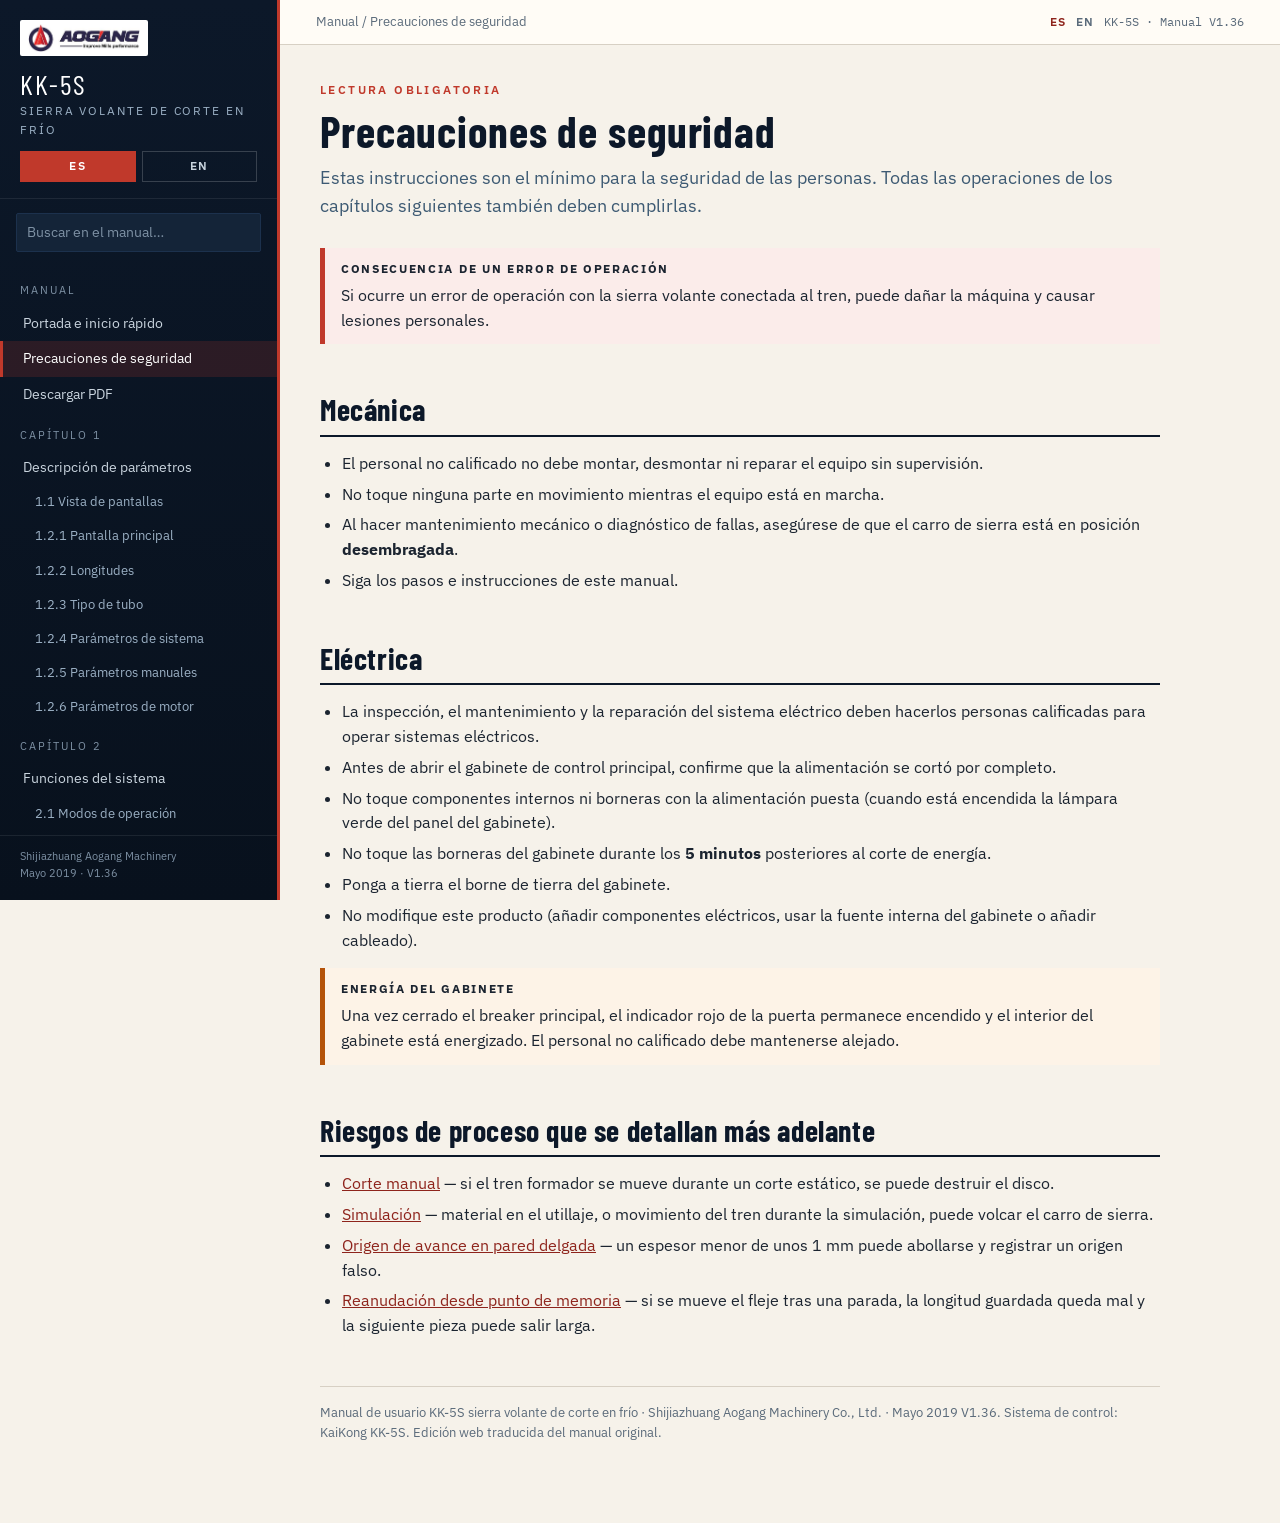
<file: safety.html>
<!DOCTYPE html>
<html lang="es">
<head>
  <meta charset="utf-8">
  <meta name="viewport" content="width=device-width, initial-scale=1">
  <title>Precauciones de seguridad — KK-5S Sierra volante de corte en frío</title>
  <link rel="preconnect" href="https://fonts.googleapis.com">
  <link rel="preconnect" href="https://fonts.gstatic.com" crossorigin>
  <link href="https://fonts.googleapis.com/css2?family=Barlow+Condensed:wght@600;700&family=IBM+Plex+Mono:wght@400;500&family=IBM+Plex+Sans:wght@400;500;600&display=swap" rel="stylesheet">
  <link rel="stylesheet" href="assets/css/manual.css">
</head>
<body>
  <a class="skip" href="#content">Saltar al contenido</a>
  <button class="menu-btn" type="button" aria-label="Abrir menú">☰</button>
  <aside class="sidebar">
    <div class="brand">
      <img src="assets/img/logo-aogang-header.jpeg" alt="AOGANG">
      <div class="model">KK-5S</div>
      <div class="sub">Sierra volante de corte en frío</div>
      <div class="lang-switch">
        <a class="active" href="safety.html" hreflang="es">ES</a>
        <a class="" href="en/safety.html" hreflang="en">EN</a>
      </div>
    </div>
    <div class="search-wrap">
      <input id="manual-search" type="search" placeholder="Buscar en el manual…" autocomplete="off">
      <div id="search-results" class="search-results"></div>
    </div>
    <nav class="nav">
      <div class="group">Manual</div>
      <a href="index.html">Portada e inicio rápido</a>
      <a href="safety.html">Precauciones de seguridad</a>
      <a href="descargas/KK-5S-Manual-Operacion-ES.pdf">Descargar PDF</a>
      <div class="group">Capítulo 1</div>
      <a href="parameters.html">Descripción de parámetros</a>
      <a class="sub" href="parameters.html#screen-overview">1.1 Vista de pantallas</a>
      <a class="sub" href="parameters.html#main-page">1.2.1 Pantalla principal</a>
      <a class="sub" href="parameters.html#length">1.2.2 Longitudes</a>
      <a class="sub" href="parameters.html#tube">1.2.3 Tipo de tubo</a>
      <a class="sub" href="parameters.html#system">1.2.4 Parámetros de sistema</a>
      <a class="sub" href="parameters.html#manual-params">1.2.5 Parámetros manuales</a>
      <a class="sub" href="parameters.html#motor">1.2.6 Parámetros de motor</a>
      <div class="group">Capítulo 2</div>
      <a href="functions.html">Funciones del sistema</a>
      <a class="sub" href="functions.html#modes">2.1 Modos de operación</a>
      <a class="sub" href="functions.html#power">2.2 Energía</a>
      <a class="sub" href="functions.html#home">2.4 Retorno al origen</a>
      <div class="group">Capítulo 3</div>
      <a href="operation.html">Instrucciones de operación</a>
      <a class="sub" href="operation.html#power-on">3.1 Encendido</a>
      <a class="sub" href="operation.html#cut">3.6 Corte manual</a>
      <a class="sub" href="operation.html#auto">3.8 Modo automático</a>
      <a class="sub" href="operation.html#sync">3.12 Sincronismo</a>

    </nav>
    <div class="sidebar-foot">Shijiazhuang Aogang Machinery<br>Mayo 2019 · V1.36</div>
  </aside>
  <div class="main">
    <div class="topbar">
      <div class="crumb">Manual / Precauciones de seguridad</div>
      <div class="lang-inline">
        <a class="active" href="safety.html">ES</a>
        <a class="" href="en/safety.html">EN</a>
        <span class="meta">KK-5S · Manual V1.36</span>
      </div>
    </div>
    <article id="content" class="content">

      <div class="kicker">Lectura obligatoria</div>
      <h1>Precauciones de seguridad</h1>
      <p class="lede">Estas instrucciones son el mínimo para la seguridad de las personas. Todas las operaciones de los capítulos siguientes también deben cumplirlas.</p>
      <div class="callout danger">
        <strong>Consecuencia de un error de operación</strong>
        Si ocurre un error de operación con la sierra volante conectada al tren, puede dañar la máquina y causar lesiones personales.
      </div>
      <h2>Mecánica</h2>
      <ul>
        <li>El personal no calificado no debe montar, desmontar ni reparar el equipo sin supervisión.</li>
        <li>No toque ninguna parte en movimiento mientras el equipo está en marcha.</li>
        <li>Al hacer mantenimiento mecánico o diagnóstico de fallas, asegúrese de que el carro de sierra está en posición <strong>desembragada</strong>.</li>
        <li>Siga los pasos e instrucciones de este manual.</li>
      </ul>
      <h2>Eléctrica</h2>
      <ul>
        <li>La inspección, el mantenimiento y la reparación del sistema eléctrico deben hacerlos personas calificadas para operar sistemas eléctricos.</li>
        <li>Antes de abrir el gabinete de control principal, confirme que la alimentación se cortó por completo.</li>
        <li>No toque componentes internos ni borneras con la alimentación puesta (cuando está encendida la lámpara verde del panel del gabinete).</li>
        <li>No toque las borneras del gabinete durante los <strong>5 minutos</strong> posteriores al corte de energía.</li>
        <li>Ponga a tierra el borne de tierra del gabinete.</li>
        <li>No modifique este producto (añadir componentes eléctricos, usar la fuente interna del gabinete o añadir cableado).</li>
      </ul>
      <div class="callout warn">
        <strong>Energía del gabinete</strong>
        Una vez cerrado el breaker principal, el indicador rojo de la puerta permanece encendido y el interior del gabinete está energizado. El personal no calificado debe mantenerse alejado.
      </div>
      <h2>Riesgos de proceso que se detallan más adelante</h2>
      <ul>
        <li><a href="operation.html#cut">Corte manual</a> — si el tren formador se mueve durante un corte estático, se puede destruir el disco.</li>
        <li><a href="operation.html#sim">Simulación</a> — material en el utillaje, o movimiento del tren durante la simulación, puede volcar el carro de sierra.</li>
        <li><a href="operation.html#torque">Origen de avance en pared delgada</a> — un espesor menor de unos 1 mm puede abollarse y registrar un origen falso.</li>
        <li><a href="operation.html#memory">Reanudación desde punto de memoria</a> — si se mueve el fleje tras una parada, la longitud guardada queda mal y la siguiente pieza puede salir larga.</li>
      </ul>

      <footer class="page-foot">
        Manual de usuario KK-5S sierra volante de corte en frío · Shijiazhuang Aogang Machinery Co., Ltd. · Mayo 2019 V1.36. Sistema de control: KaiKong KK-5S. Edición web traducida del manual original.
      </footer>
    </article>
  </div>
  <script src="assets/js/manual.js"></script>
</body>
</html>
</file>
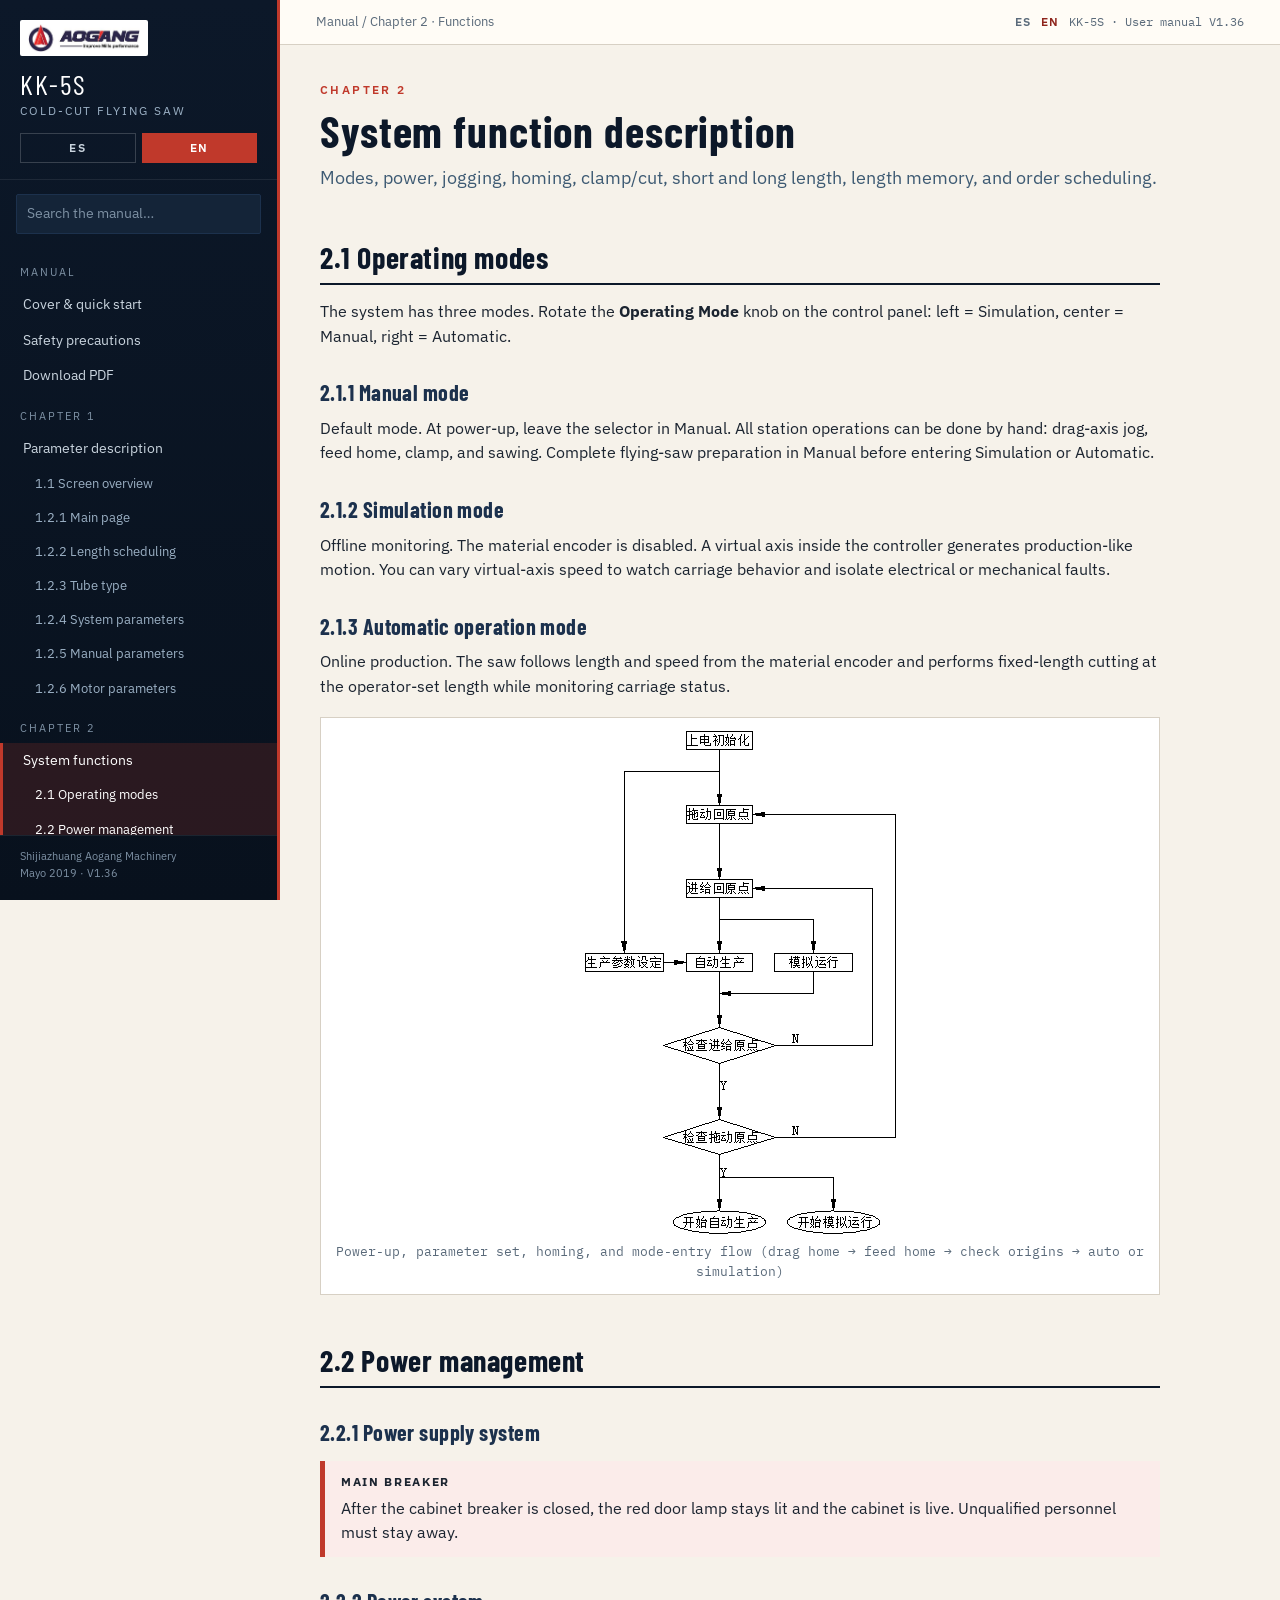
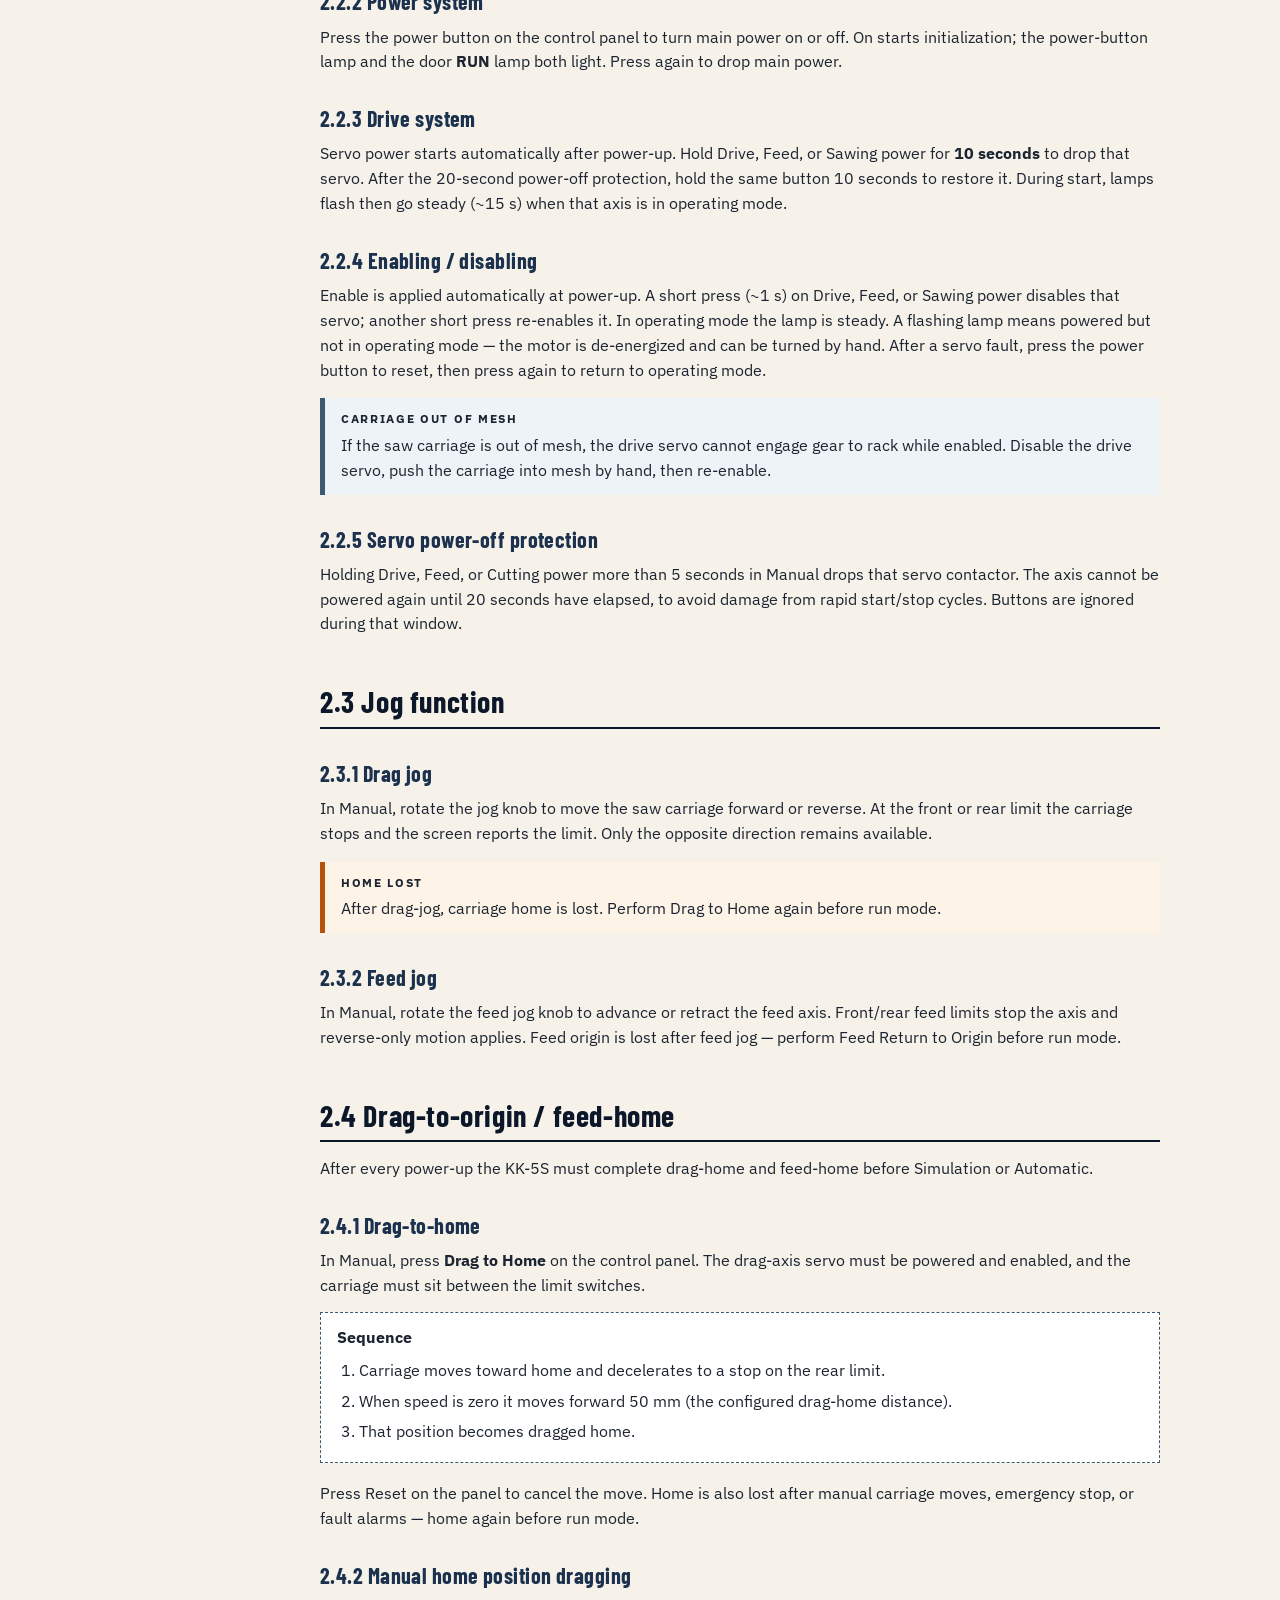
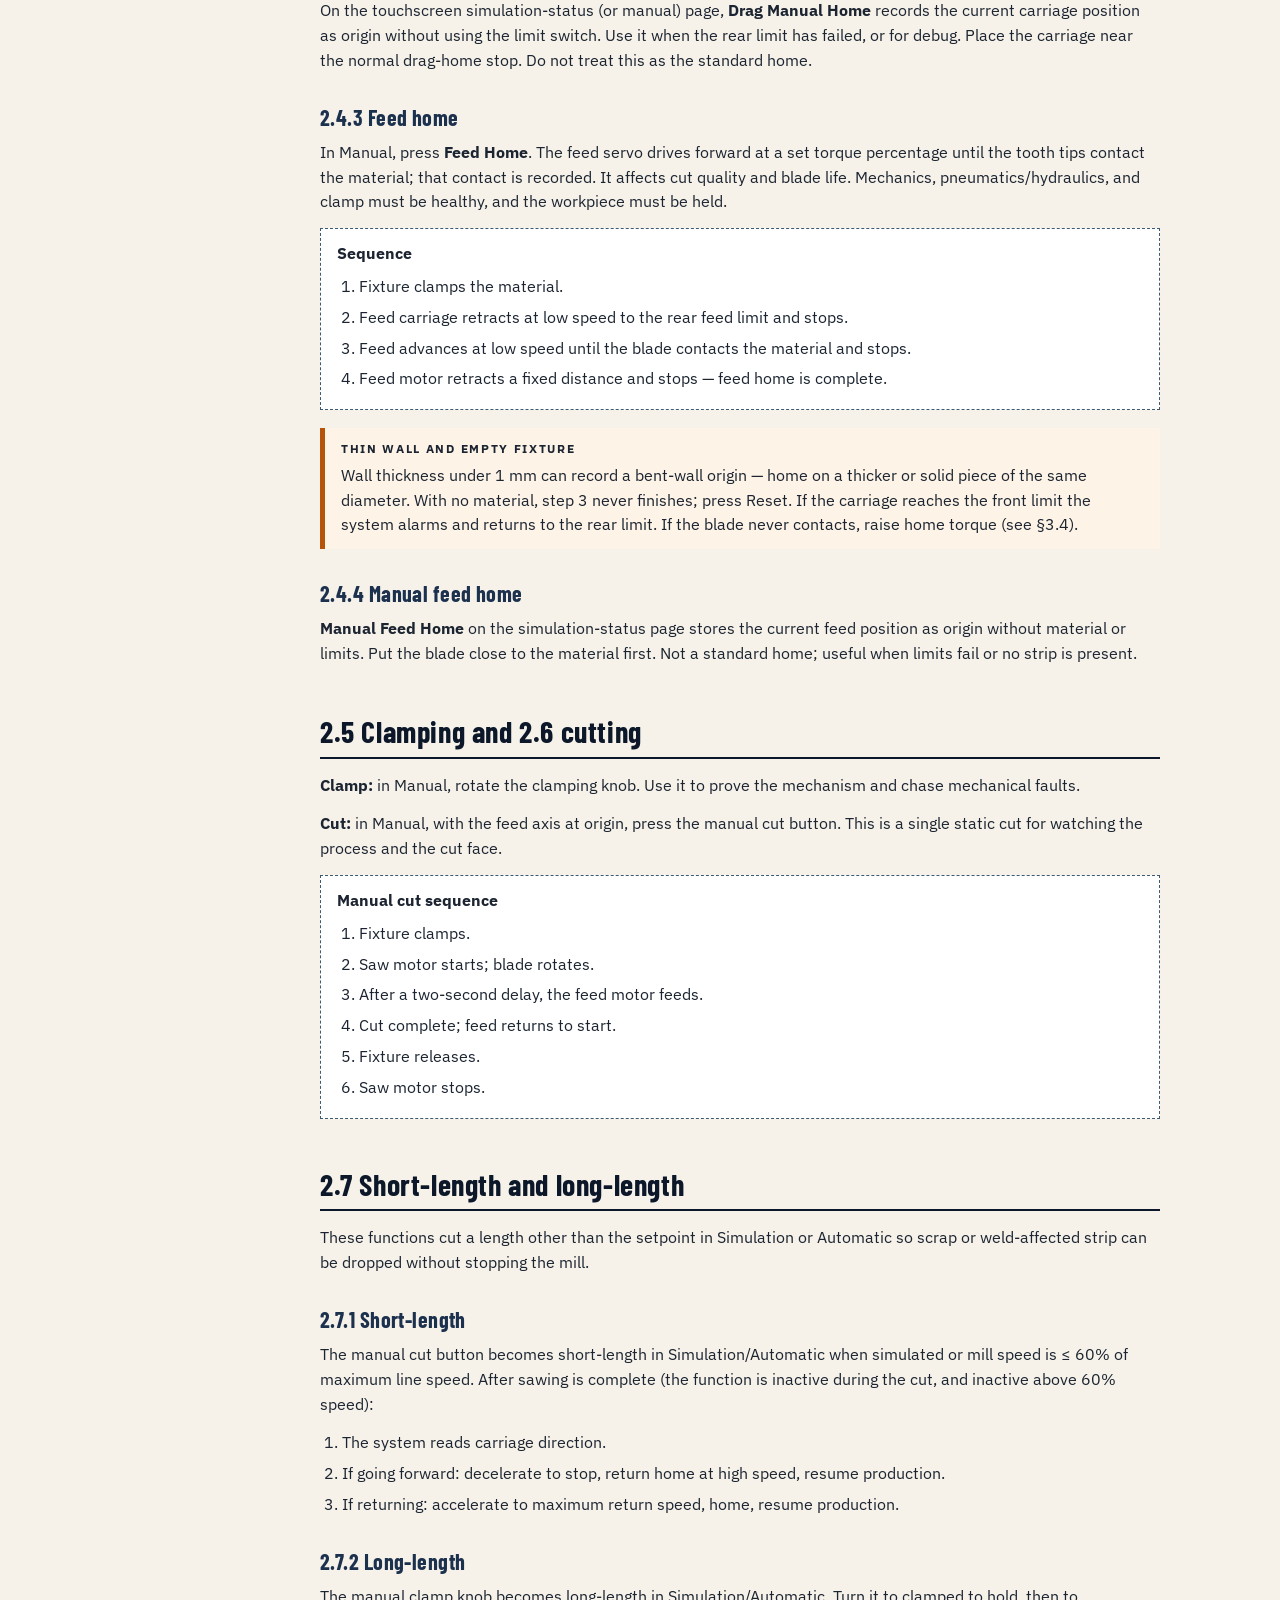
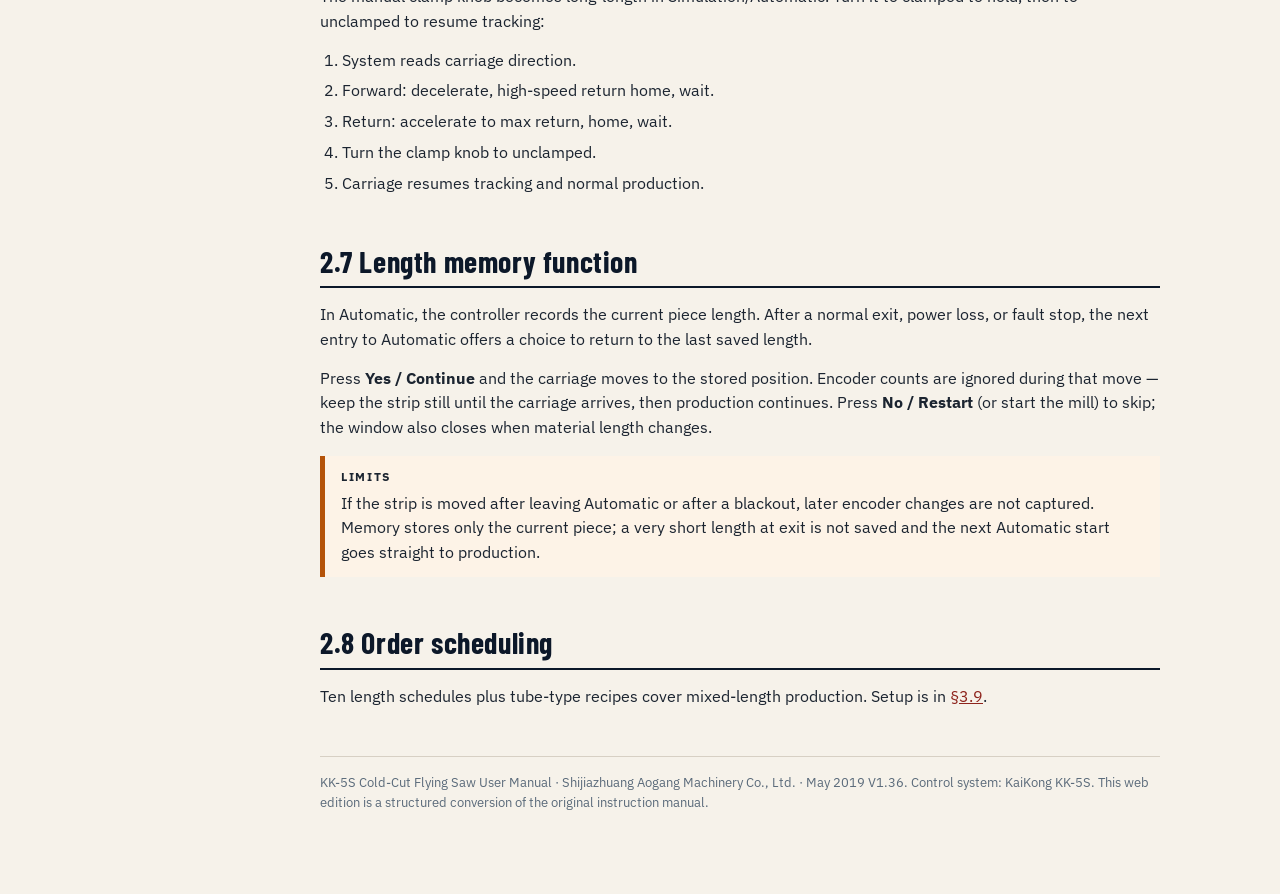
<file: en/functions.html>
<!DOCTYPE html>
<html lang="en">
<head>
  <meta charset="utf-8">
  <meta name="viewport" content="width=device-width, initial-scale=1">
  <title>Chapter 2 · System functions — KK-5S Cold-Cut Flying Saw</title>
  <link rel="preconnect" href="https://fonts.googleapis.com">
  <link rel="preconnect" href="https://fonts.gstatic.com" crossorigin>
  <link href="https://fonts.googleapis.com/css2?family=Barlow+Condensed:wght@600;700&family=IBM+Plex+Mono:wght@400;500&family=IBM+Plex+Sans:wght@400;500;600&display=swap" rel="stylesheet">
  <link rel="stylesheet" href="../assets/css/manual.css">
</head>
<body>
  <a class="skip" href="#content">Skip to content</a>
  <button class="menu-btn" type="button" aria-label="Open menu">☰</button>
  <aside class="sidebar">
    <div class="brand">
      <img src="../assets/img/logo-aogang-header.jpeg" alt="AOGANG">
      <div class="model">KK-5S</div>
      <div class="sub">Cold-cut flying saw</div>
      <div class="lang-switch">
        <a class="" href="../functions.html" hreflang="es">ES</a>
        <a class="active" href="functions.html" hreflang="en">EN</a>
      </div>
    </div>
    <div class="search-wrap">
      <input id="manual-search" type="search" placeholder="Search the manual…" autocomplete="off">
      <div id="search-results" class="search-results"></div>
    </div>
    <nav class="nav">
      <div class="group">Manual</div>
      <a href="index.html">Cover &amp; quick start</a>
      <a href="safety.html">Safety precautions</a>
      <a href="../descargas/KK-5S-User-Manual-EN.pdf">Download PDF</a>
      <div class="group">Chapter 1</div>
      <a href="parameters.html">Parameter description</a>
      <a class="sub" href="parameters.html#screen-overview">1.1 Screen overview</a>
      <a class="sub" href="parameters.html#main-page">1.2.1 Main page</a>
      <a class="sub" href="parameters.html#length">1.2.2 Length scheduling</a>
      <a class="sub" href="parameters.html#tube">1.2.3 Tube type</a>
      <a class="sub" href="parameters.html#system">1.2.4 System parameters</a>
      <a class="sub" href="parameters.html#manual-params">1.2.5 Manual parameters</a>
      <a class="sub" href="parameters.html#motor">1.2.6 Motor parameters</a>
      <div class="group">Chapter 2</div>
      <a href="functions.html">System functions</a>
      <a class="sub" href="functions.html#modes">2.1 Operating modes</a>
      <a class="sub" href="functions.html#power">2.2 Power management</a>
      <a class="sub" href="functions.html#home">2.4 Homing</a>
      <div class="group">Chapter 3</div>
      <a href="operation.html">Operating instructions</a>
      <a class="sub" href="operation.html#power-on">3.1 Power-on</a>
      <a class="sub" href="operation.html#cut">3.6 Manual cutting</a>
      <a class="sub" href="operation.html#auto">3.8 Automatic mode</a>
      <a class="sub" href="operation.html#sync">3.12 Synchronization</a>

    </nav>
    <div class="sidebar-foot">Shijiazhuang Aogang Machinery<br>Mayo 2019 · V1.36</div>
  </aside>
  <div class="main">
    <div class="topbar">
      <div class="crumb">Manual / Chapter 2 · Functions</div>
      <div class="lang-inline">
        <a class="" href="../functions.html">ES</a>
        <a class="active" href="functions.html">EN</a>
        <span class="meta">KK-5S · User manual V1.36</span>
      </div>
    </div>
    <article id="content" class="content">

      <div class="kicker">Chapter 2</div>
      <h1>System function description</h1>
      <p class="lede">Modes, power, jogging, homing, clamp/cut, short and long length, length memory, and order scheduling.</p>

      <h2 id="modes">2.1 Operating modes</h2>
      <p>The system has three modes. Rotate the <strong>Operating Mode</strong> knob on the control panel: left = Simulation, center = Manual, right = Automatic.</p>
      <h3>2.1.1 Manual mode</h3>
      <p>Default mode. At power-up, leave the selector in Manual. All station operations can be done by hand: drag-axis jog, feed home, clamp, and sawing. Complete flying-saw preparation in Manual before entering Simulation or Automatic.</p>
      <h3>2.1.2 Simulation mode</h3>
      <p>Offline monitoring. The material encoder is disabled. A virtual axis inside the controller generates production-like motion. You can vary virtual-axis speed to watch carriage behavior and isolate electrical or mechanical faults.</p>
      <h3>2.1.3 Automatic operation mode</h3>
      <p>Online production. The saw follows length and speed from the material encoder and performs fixed-length cutting at the operator-set length while monitoring carriage status.</p>
      <figure>
        <img src="../assets/img/fig-startup-flow.png" alt="Power-up, parameter set, homing, and mode-entry flow (drag home → feed home → check origins → auto or simulation)">
        <figcaption>Power-up, parameter set, homing, and mode-entry flow (drag home → feed home → check origins → auto or simulation)</figcaption>
      </figure>

      <h2 id="power">2.2 Power management</h2>
      <h3>2.2.1 Power supply system</h3>
      <div class="callout danger">
        <strong>Main breaker</strong>
        After the cabinet breaker is closed, the red door lamp stays lit and the cabinet is live. Unqualified personnel must stay away.
      </div>
      <h3>2.2.2 Power system</h3>
      <p>Press the power button on the control panel to turn main power on or off. On starts initialization; the power-button lamp and the door <strong>RUN</strong> lamp both light. Press again to drop main power.</p>
      <h3>2.2.3 Drive system</h3>
      <p>Servo power starts automatically after power-up. Hold Drive, Feed, or Sawing power for <strong>10 seconds</strong> to drop that servo. After the 20-second power-off protection, hold the same button 10 seconds to restore it. During start, lamps flash then go steady (~15 s) when that axis is in operating mode.</p>
      <h3>2.2.4 Enabling / disabling</h3>
      <p>Enable is applied automatically at power-up. A short press (~1 s) on Drive, Feed, or Sawing power disables that servo; another short press re-enables it. In operating mode the lamp is steady. A flashing lamp means powered but not in operating mode — the motor is de-energized and can be turned by hand. After a servo fault, press the power button to reset, then press again to return to operating mode.</p>
      <div class="callout note">
        <strong>Carriage out of mesh</strong>
        If the saw carriage is out of mesh, the drive servo cannot engage gear to rack while enabled. Disable the drive servo, push the carriage into mesh by hand, then re-enable.
      </div>
      <h3>2.2.5 Servo power-off protection</h3>
      <p>Holding Drive, Feed, or Cutting power more than 5 seconds in Manual drops that servo contactor. The axis cannot be powered again until 20 seconds have elapsed, to avoid damage from rapid start/stop cycles. Buttons are ignored during that window.</p>

      <h2 id="jog">2.3 Jog function</h2>
      <h3>2.3.1 Drag jog</h3>
      <p>In Manual, rotate the jog knob to move the saw carriage forward or reverse. At the front or rear limit the carriage stops and the screen reports the limit. Only the opposite direction remains available.</p>
      <div class="callout warn">
        <strong>Home lost</strong>
        After drag-jog, carriage home is lost. Perform Drag to Home again before run mode.
      </div>
      <h3>2.3.2 Feed jog</h3>
      <p>In Manual, rotate the feed jog knob to advance or retract the feed axis. Front/rear feed limits stop the axis and reverse-only motion applies. Feed origin is lost after feed jog — perform Feed Return to Origin before run mode.</p>

      <h2 id="home">2.4 Drag-to-origin / feed-home</h2>
      <p>After every power-up the KK-5S must complete drag-home and feed-home before Simulation or Automatic.</p>
      <h3>2.4.1 Drag-to-home</h3>
      <p>In Manual, press <strong>Drag to Home</strong> on the control panel. The drag-axis servo must be powered and enabled, and the carriage must sit between the limit switches.</p>
      <div class="seq">
        <strong>Sequence</strong>
        <ol>
          <li>Carriage moves toward home and decelerates to a stop on the rear limit.</li>
          <li>When speed is zero it moves forward 50 mm (the configured drag-home distance).</li>
          <li>That position becomes dragged home.</li>
        </ol>
      </div>
      <p>Press Reset on the panel to cancel the move. Home is also lost after manual carriage moves, emergency stop, or fault alarms — home again before run mode.</p>
      <h3>2.4.2 Manual home position dragging</h3>
      <p>On the touchscreen simulation-status (or manual) page, <strong>Drag Manual Home</strong> records the current carriage position as origin without using the limit switch. Use it when the rear limit has failed, or for debug. Place the carriage near the normal drag-home stop. Do not treat this as the standard home.</p>
      <h3>2.4.3 Feed home</h3>
      <p>In Manual, press <strong>Feed Home</strong>. The feed servo drives forward at a set torque percentage until the tooth tips contact the material; that contact is recorded. It affects cut quality and blade life. Mechanics, pneumatics/hydraulics, and clamp must be healthy, and the workpiece must be held.</p>
      <div class="seq">
        <strong>Sequence</strong>
        <ol>
          <li>Fixture clamps the material.</li>
          <li>Feed carriage retracts at low speed to the rear feed limit and stops.</li>
          <li>Feed advances at low speed until the blade contacts the material and stops.</li>
          <li>Feed motor retracts a fixed distance and stops — feed home is complete.</li>
        </ol>
      </div>
      <div class="callout warn">
        <strong>Thin wall and empty fixture</strong>
        Wall thickness under 1 mm can record a bent-wall origin — home on a thicker or solid piece of the same diameter. With no material, step 3 never finishes; press Reset. If the carriage reaches the front limit the system alarms and returns to the rear limit. If the blade never contacts, raise home torque (see §3.4).
      </div>
      <h3>2.4.4 Manual feed home</h3>
      <p><strong>Manual Feed Home</strong> on the simulation-status page stores the current feed position as origin without material or limits. Put the blade close to the material first. Not a standard home; useful when limits fail or no strip is present.</p>

      <h2 id="clamp-cut">2.5 Clamping and 2.6 cutting</h2>
      <p><strong>Clamp:</strong> in Manual, rotate the clamping knob. Use it to prove the mechanism and chase mechanical faults.</p>
      <p><strong>Cut:</strong> in Manual, with the feed axis at origin, press the manual cut button. This is a single static cut for watching the process and the cut face.</p>
      <div class="seq">
        <strong>Manual cut sequence</strong>
        <ol>
          <li>Fixture clamps.</li>
          <li>Saw motor starts; blade rotates.</li>
          <li>After a two-second delay, the feed motor feeds.</li>
          <li>Cut complete; feed returns to start.</li>
          <li>Fixture releases.</li>
          <li>Saw motor stops.</li>
        </ol>
      </div>

      <h2 id="short-long">2.7 Short-length and long-length</h2>
      <p>These functions cut a length other than the setpoint in Simulation or Automatic so scrap or weld-affected strip can be dropped without stopping the mill.</p>
      <h3>2.7.1 Short-length</h3>
      <p>The manual cut button becomes short-length in Simulation/Automatic when simulated or mill speed is ≤ 60% of maximum line speed. After sawing is complete (the function is inactive during the cut, and inactive above 60% speed):</p>
      <ol>
        <li>The system reads carriage direction.</li>
        <li>If going forward: decelerate to stop, return home at high speed, resume production.</li>
        <li>If returning: accelerate to maximum return speed, home, resume production.</li>
      </ol>
      <h3>2.7.2 Long-length</h3>
      <p>The manual clamp knob becomes long-length in Simulation/Automatic. Turn it to clamped to hold, then to unclamped to resume tracking:</p>
      <ol>
        <li>System reads carriage direction.</li>
        <li>Forward: decelerate, high-speed return home, wait.</li>
        <li>Return: accelerate to max return, home, wait.</li>
        <li>Turn the clamp knob to unclamped.</li>
        <li>Carriage resumes tracking and normal production.</li>
      </ol>

      <h2 id="memory">2.7 Length memory function</h2>
      <p>In Automatic, the controller records the current piece length. After a normal exit, power loss, or fault stop, the next entry to Automatic offers a choice to return to the last saved length.</p>
      <p>Press <strong>Yes / Continue</strong> and the carriage moves to the stored position. Encoder counts are ignored during that move — keep the strip still until the carriage arrives, then production continues. Press <strong>No / Restart</strong> (or start the mill) to skip; the window also closes when material length changes.</p>
      <div class="callout warn">
        <strong>Limits</strong>
        If the strip is moved after leaving Automatic or after a blackout, later encoder changes are not captured. Memory stores only the current piece; a very short length at exit is not saved and the next Automatic start goes straight to production.
      </div>

      <h2 id="scheduling">2.8 Order scheduling</h2>
      <p>Ten length schedules plus tube-type recipes cover mixed-length production. Setup is in <a href="operation.html#schedule">§3.9</a>.</p>

      <footer class="page-foot">
        KK-5S Cold-Cut Flying Saw User Manual · Shijiazhuang Aogang Machinery Co., Ltd. · May 2019 V1.36. Control system: KaiKong KK-5S. This web edition is a structured conversion of the original instruction manual.
      </footer>
    </article>
  </div>
  <script src="../assets/js/manual.js"></script>
</body>
</html>
</file>
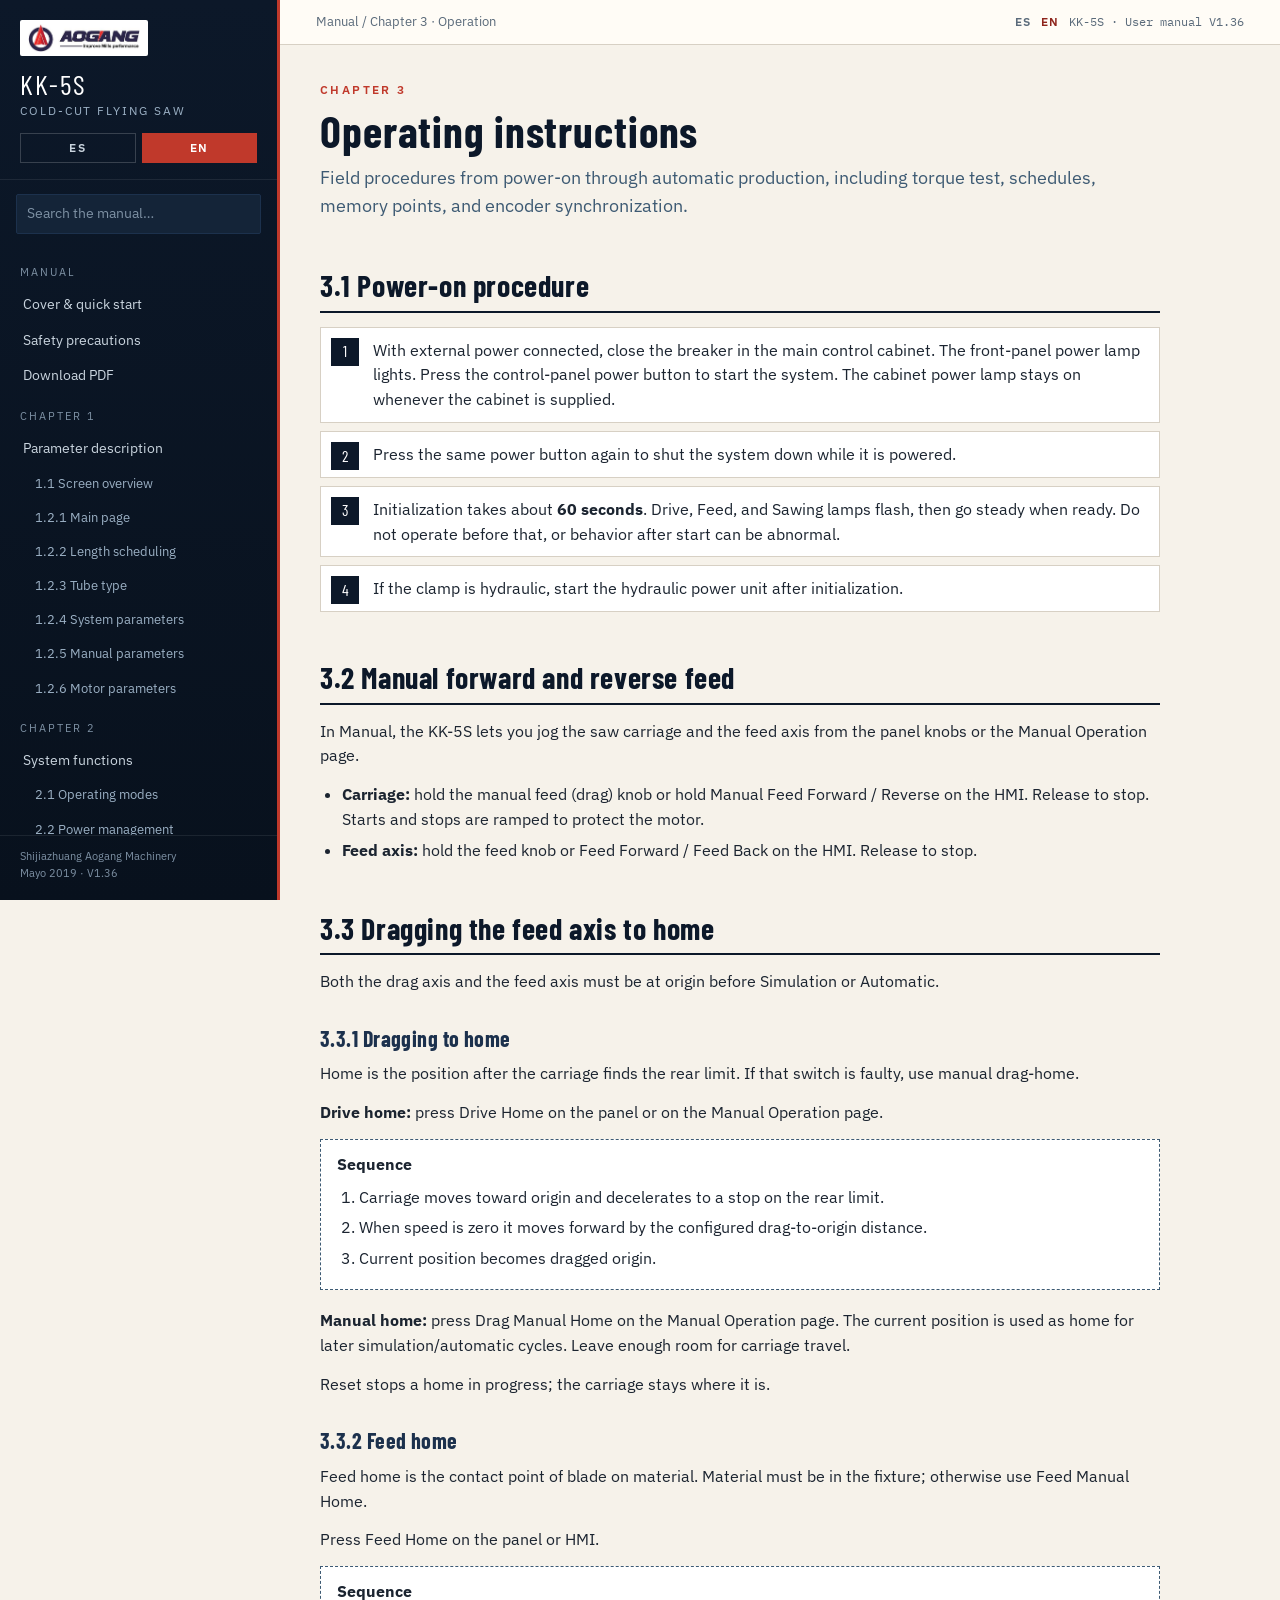
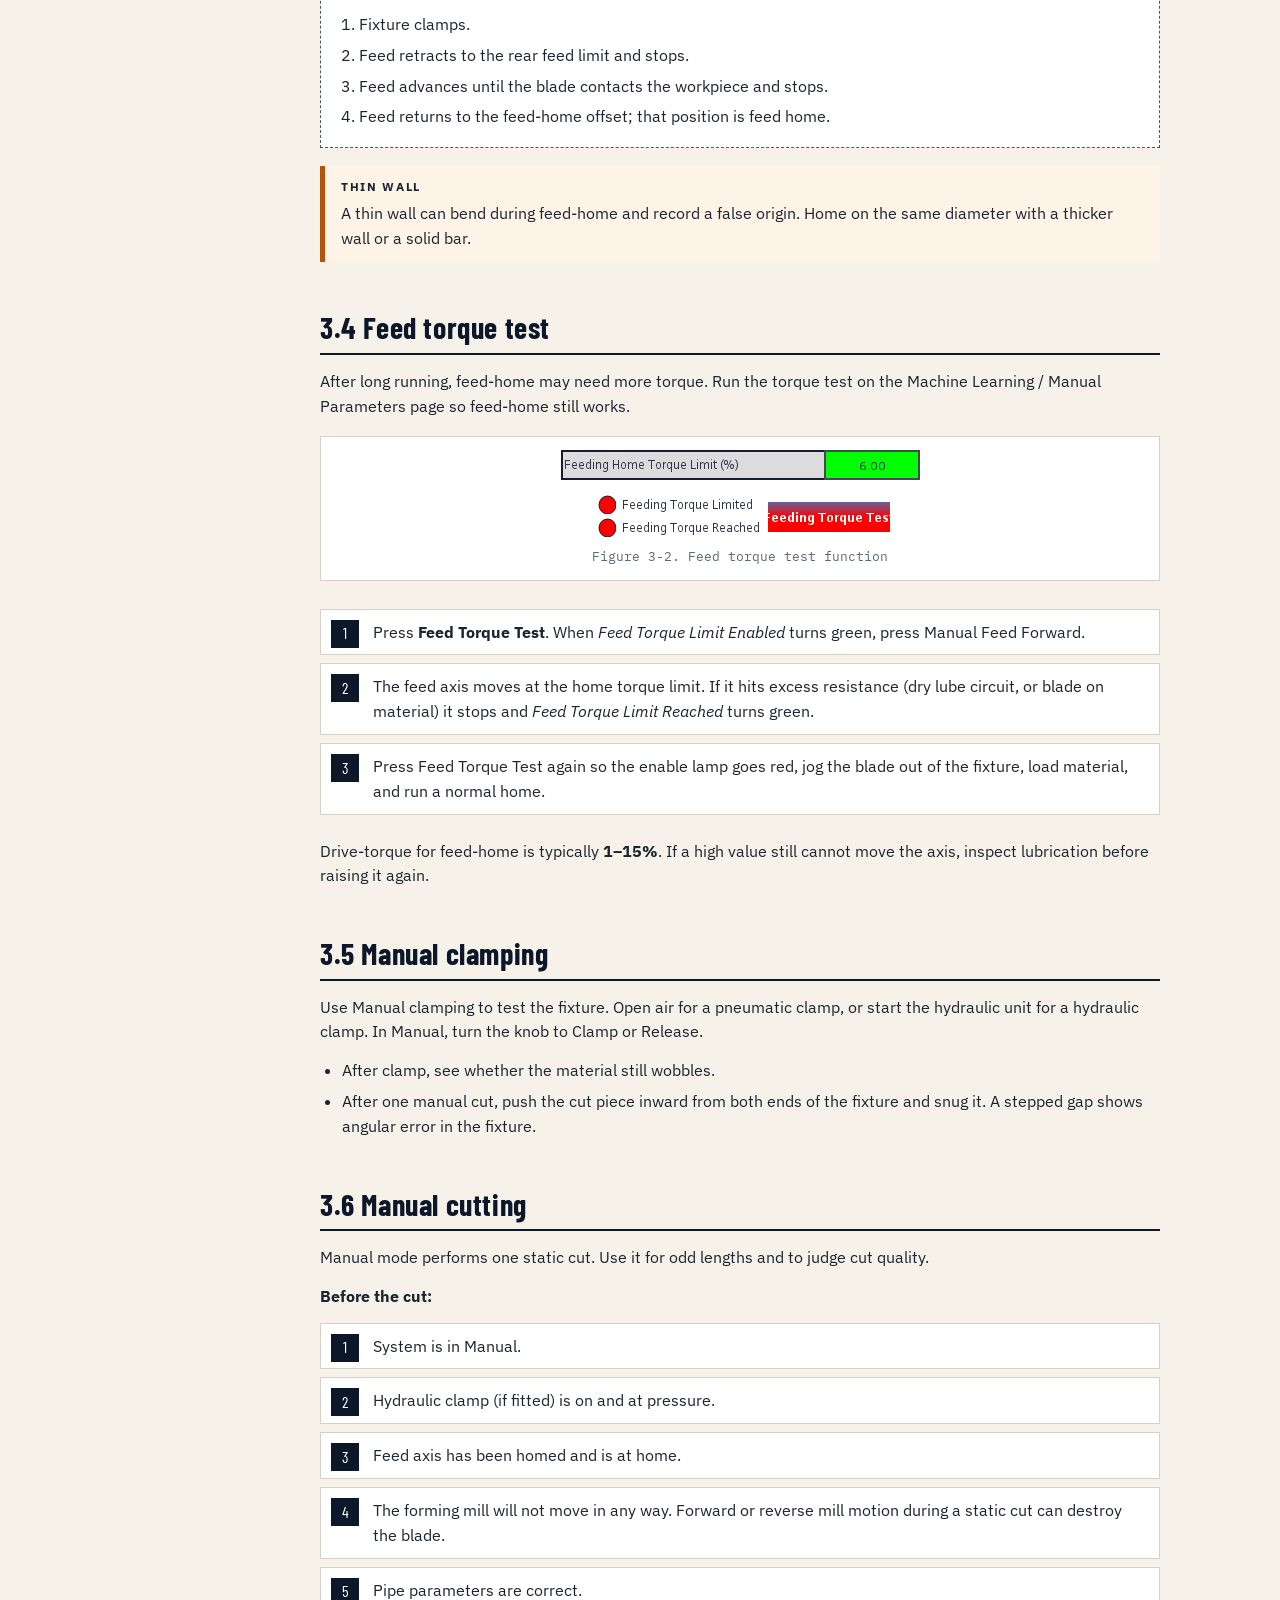
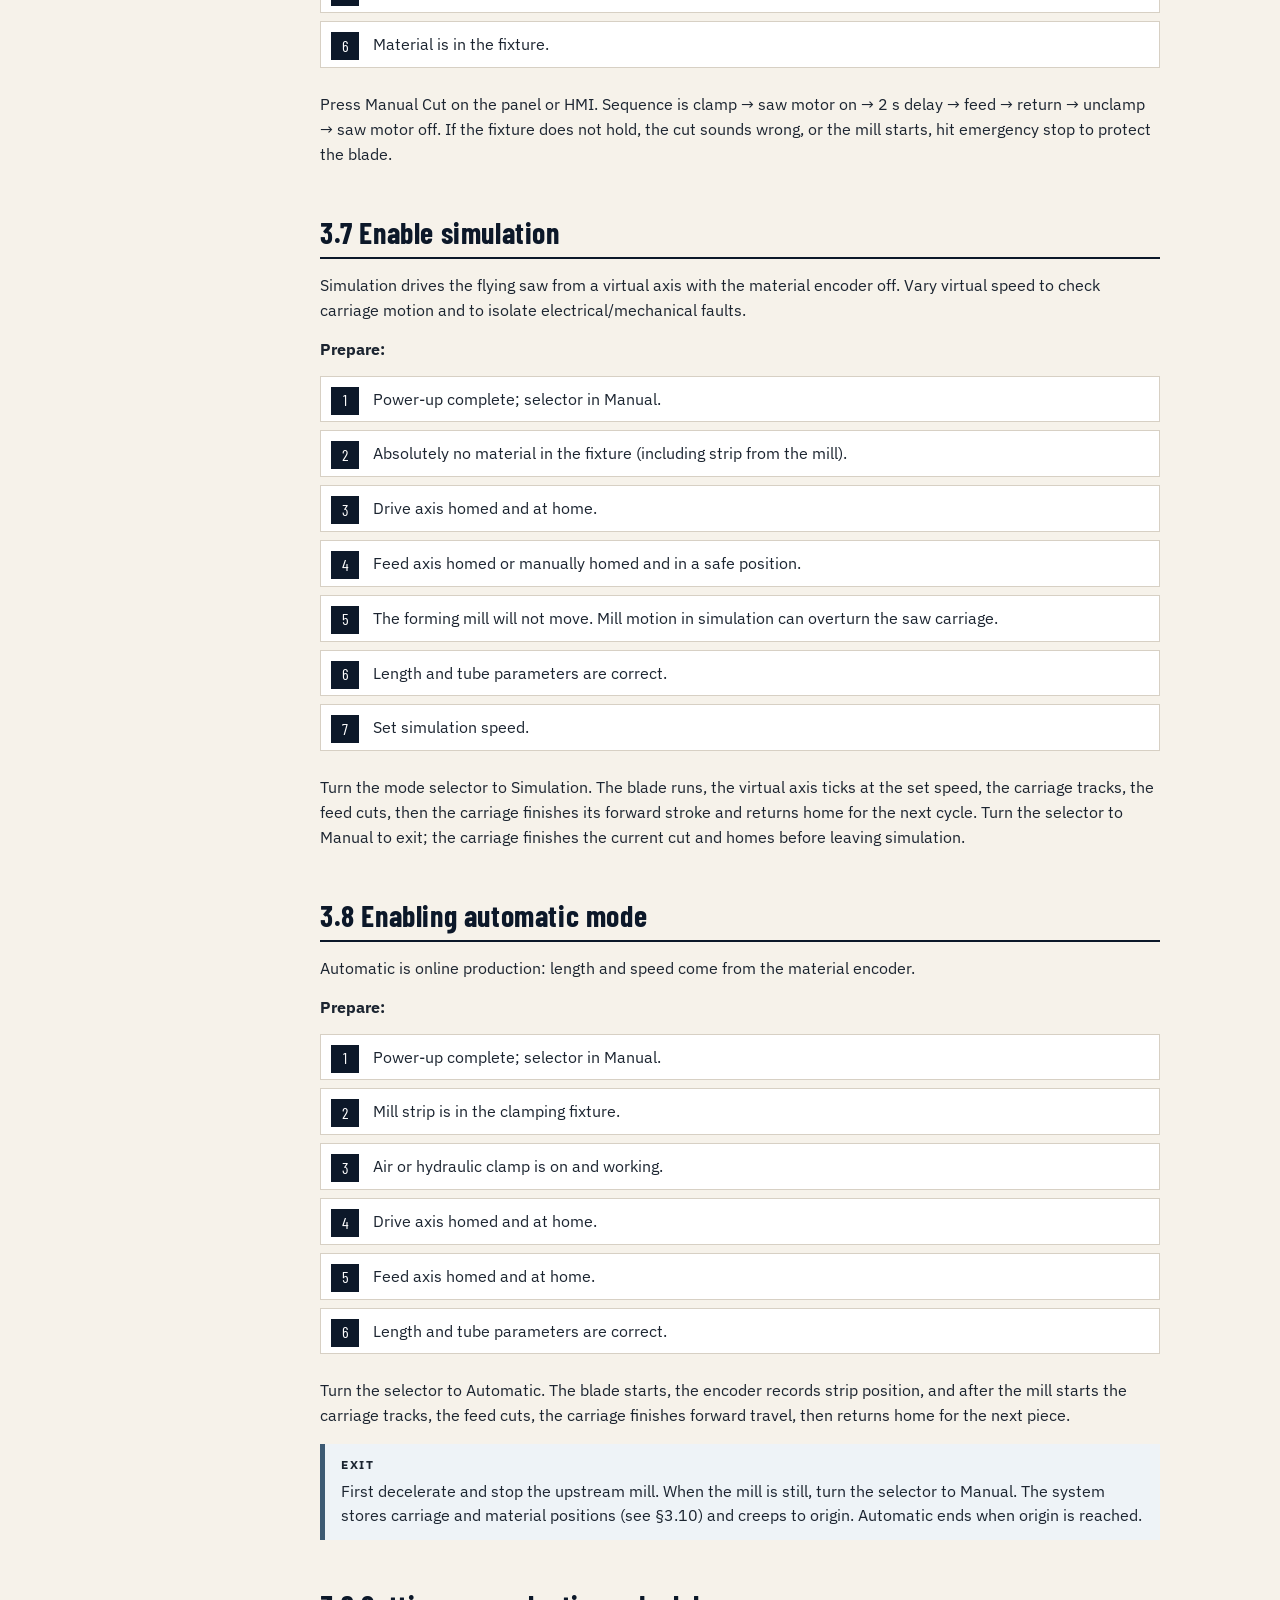
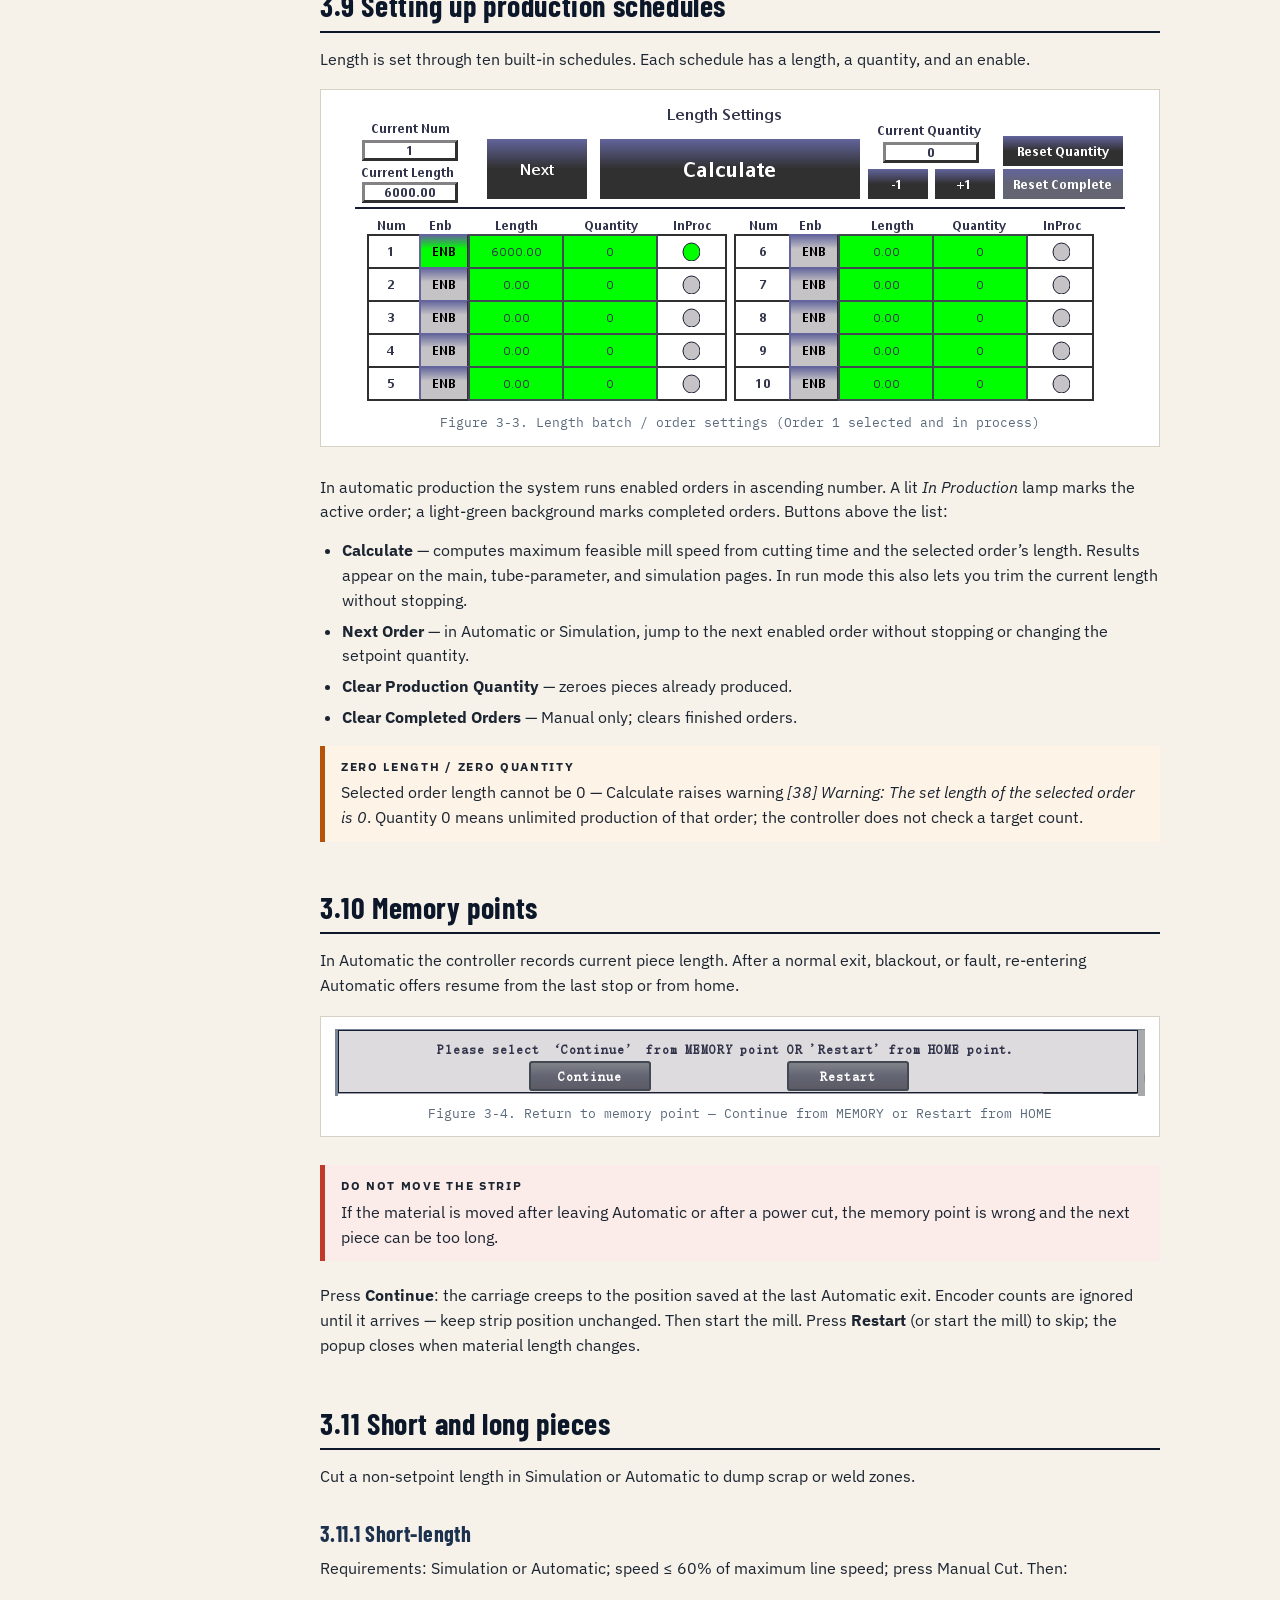
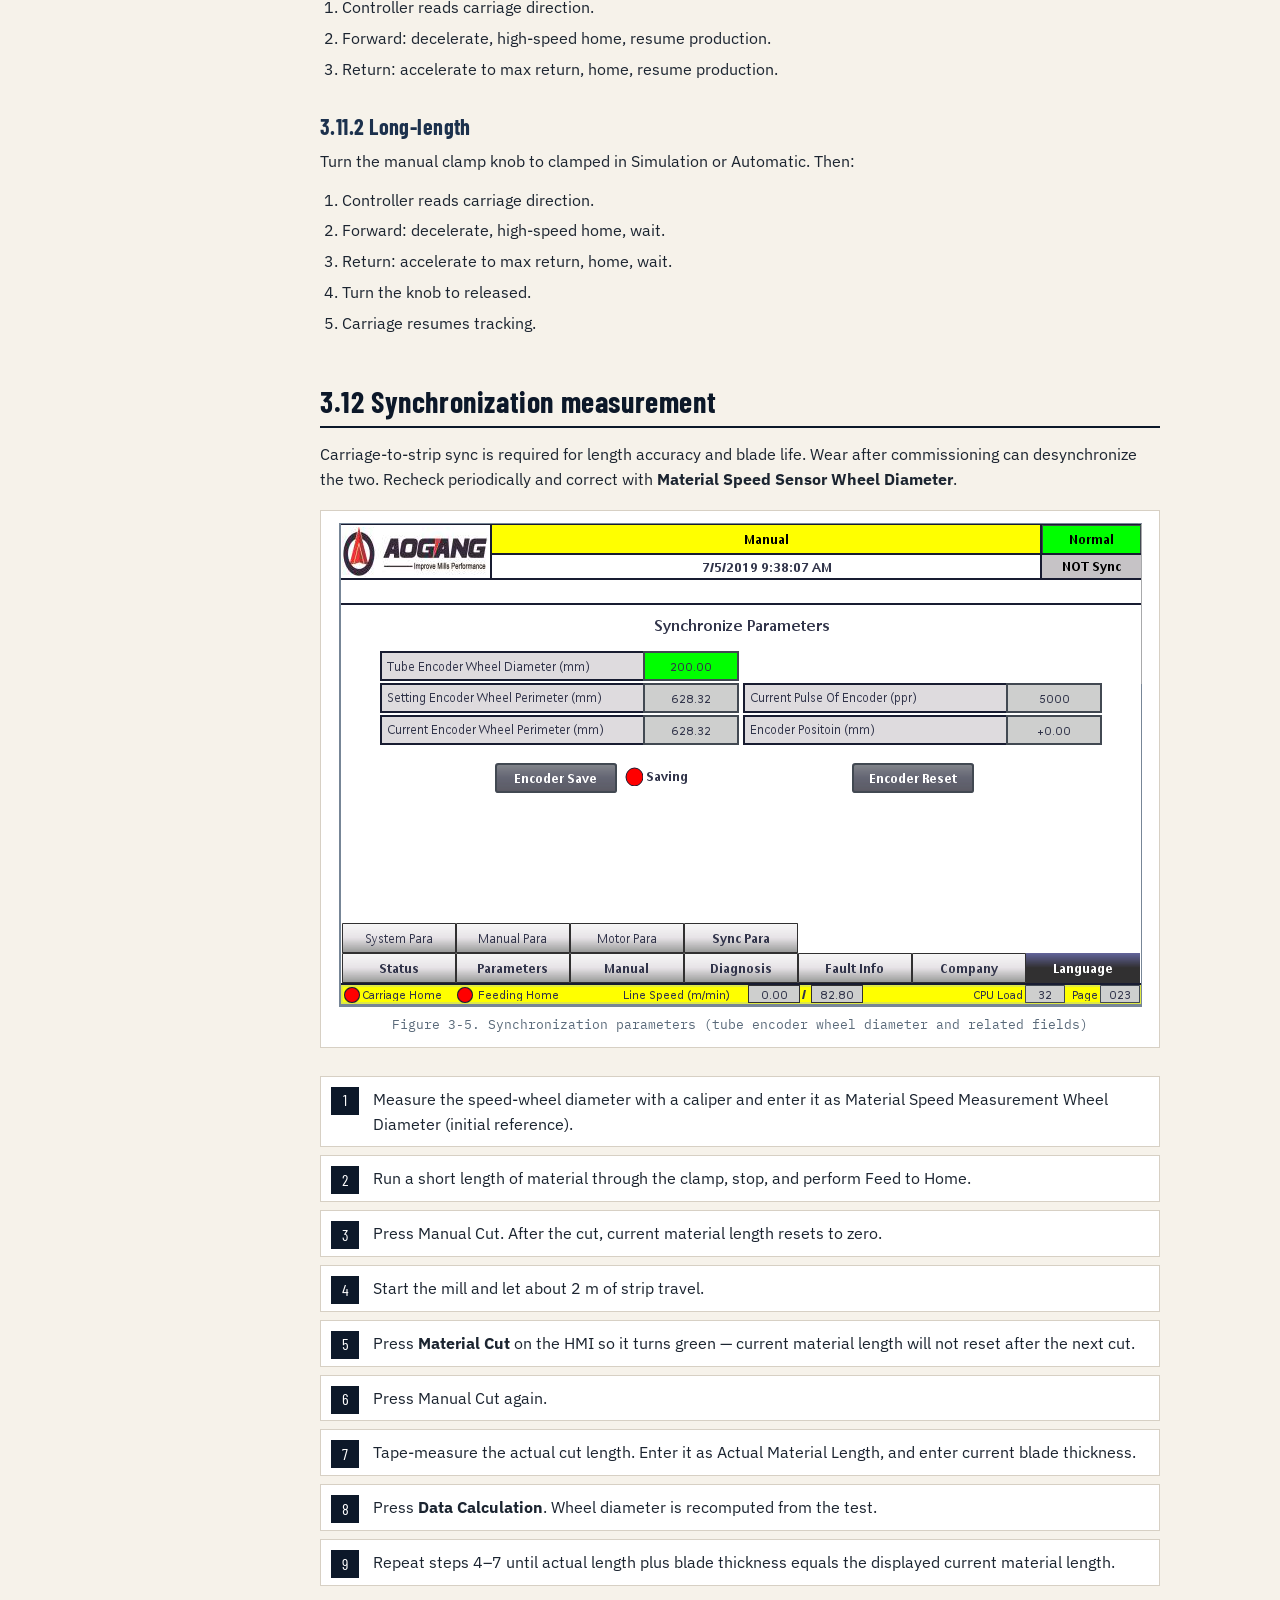
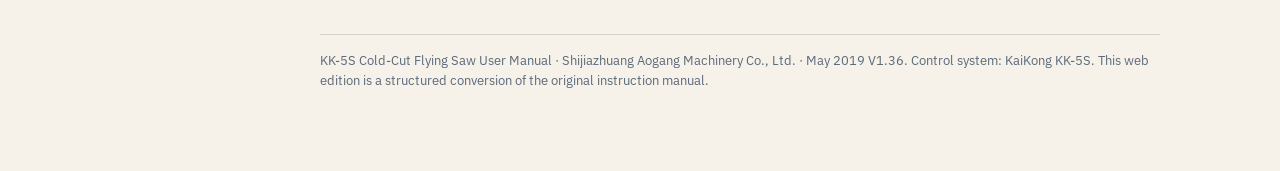
<file: en/operation.html>
<!DOCTYPE html>
<html lang="en">
<head>
  <meta charset="utf-8">
  <meta name="viewport" content="width=device-width, initial-scale=1">
  <title>Chapter 3 · Operating instructions — KK-5S Cold-Cut Flying Saw</title>
  <link rel="preconnect" href="https://fonts.googleapis.com">
  <link rel="preconnect" href="https://fonts.gstatic.com" crossorigin>
  <link href="https://fonts.googleapis.com/css2?family=Barlow+Condensed:wght@600;700&family=IBM+Plex+Mono:wght@400;500&family=IBM+Plex+Sans:wght@400;500;600&display=swap" rel="stylesheet">
  <link rel="stylesheet" href="../assets/css/manual.css">
</head>
<body>
  <a class="skip" href="#content">Skip to content</a>
  <button class="menu-btn" type="button" aria-label="Open menu">☰</button>
  <aside class="sidebar">
    <div class="brand">
      <img src="../assets/img/logo-aogang-header.jpeg" alt="AOGANG">
      <div class="model">KK-5S</div>
      <div class="sub">Cold-cut flying saw</div>
      <div class="lang-switch">
        <a class="" href="../operation.html" hreflang="es">ES</a>
        <a class="active" href="operation.html" hreflang="en">EN</a>
      </div>
    </div>
    <div class="search-wrap">
      <input id="manual-search" type="search" placeholder="Search the manual…" autocomplete="off">
      <div id="search-results" class="search-results"></div>
    </div>
    <nav class="nav">
      <div class="group">Manual</div>
      <a href="index.html">Cover &amp; quick start</a>
      <a href="safety.html">Safety precautions</a>
      <a href="../descargas/KK-5S-User-Manual-EN.pdf">Download PDF</a>
      <div class="group">Chapter 1</div>
      <a href="parameters.html">Parameter description</a>
      <a class="sub" href="parameters.html#screen-overview">1.1 Screen overview</a>
      <a class="sub" href="parameters.html#main-page">1.2.1 Main page</a>
      <a class="sub" href="parameters.html#length">1.2.2 Length scheduling</a>
      <a class="sub" href="parameters.html#tube">1.2.3 Tube type</a>
      <a class="sub" href="parameters.html#system">1.2.4 System parameters</a>
      <a class="sub" href="parameters.html#manual-params">1.2.5 Manual parameters</a>
      <a class="sub" href="parameters.html#motor">1.2.6 Motor parameters</a>
      <div class="group">Chapter 2</div>
      <a href="functions.html">System functions</a>
      <a class="sub" href="functions.html#modes">2.1 Operating modes</a>
      <a class="sub" href="functions.html#power">2.2 Power management</a>
      <a class="sub" href="functions.html#home">2.4 Homing</a>
      <div class="group">Chapter 3</div>
      <a href="operation.html">Operating instructions</a>
      <a class="sub" href="operation.html#power-on">3.1 Power-on</a>
      <a class="sub" href="operation.html#cut">3.6 Manual cutting</a>
      <a class="sub" href="operation.html#auto">3.8 Automatic mode</a>
      <a class="sub" href="operation.html#sync">3.12 Synchronization</a>

    </nav>
    <div class="sidebar-foot">Shijiazhuang Aogang Machinery<br>Mayo 2019 · V1.36</div>
  </aside>
  <div class="main">
    <div class="topbar">
      <div class="crumb">Manual / Chapter 3 · Operation</div>
      <div class="lang-inline">
        <a class="" href="../operation.html">ES</a>
        <a class="active" href="operation.html">EN</a>
        <span class="meta">KK-5S · User manual V1.36</span>
      </div>
    </div>
    <article id="content" class="content">

      <div class="kicker">Chapter 3</div>
      <h1>Operating instructions</h1>
      <p class="lede">Field procedures from power-on through automatic production, including torque test, schedules, memory points, and encoder synchronization.</p>

      <h2 id="power-on">3.1 Power-on procedure</h2>
      <ol class="steps">
        <li>With external power connected, close the breaker in the main control cabinet. The front-panel power lamp lights. Press the control-panel power button to start the system. The cabinet power lamp stays on whenever the cabinet is supplied.</li>
        <li>Press the same power button again to shut the system down while it is powered.</li>
        <li>Initialization takes about <strong>60 seconds</strong>. Drive, Feed, and Sawing lamps flash, then go steady when ready. Do not operate before that, or behavior after start can be abnormal.</li>
        <li>If the clamp is hydraulic, start the hydraulic power unit after initialization.</li>
      </ol>

      <h2 id="jog">3.2 Manual forward and reverse feed</h2>
      <p>In Manual, the KK-5S lets you jog the saw carriage and the feed axis from the panel knobs or the Manual Operation page.</p>
      <ul>
        <li><strong>Carriage:</strong> hold the manual feed (drag) knob or hold Manual Feed Forward / Reverse on the HMI. Release to stop. Starts and stops are ramped to protect the motor.</li>
        <li><strong>Feed axis:</strong> hold the feed knob or Feed Forward / Feed Back on the HMI. Release to stop.</li>
      </ul>

      <h2 id="home">3.3 Dragging the feed axis to home</h2>
      <p>Both the drag axis and the feed axis must be at origin before Simulation or Automatic.</p>
      <h3>3.3.1 Dragging to home</h3>
      <p>Home is the position after the carriage finds the rear limit. If that switch is faulty, use manual drag-home.</p>
      <p><strong>Drive home:</strong> press Drive Home on the panel or on the Manual Operation page.</p>
      <div class="seq">
        <strong>Sequence</strong>
        <ol>
          <li>Carriage moves toward origin and decelerates to a stop on the rear limit.</li>
          <li>When speed is zero it moves forward by the configured drag-to-origin distance.</li>
          <li>Current position becomes dragged origin.</li>
        </ol>
      </div>
      <p><strong>Manual home:</strong> press Drag Manual Home on the Manual Operation page. The current position is used as home for later simulation/automatic cycles. Leave enough room for carriage travel.</p>
      <p>Reset stops a home in progress; the carriage stays where it is.</p>
      <h3>3.3.2 Feed home</h3>
      <p>Feed home is the contact point of blade on material. Material must be in the fixture; otherwise use Feed Manual Home.</p>
      <p>Press Feed Home on the panel or HMI.</p>
      <div class="seq">
        <strong>Sequence</strong>
        <ol>
          <li>Fixture clamps.</li>
          <li>Feed retracts to the rear feed limit and stops.</li>
          <li>Feed advances until the blade contacts the workpiece and stops.</li>
          <li>Feed returns to the feed-home offset; that position is feed home.</li>
        </ol>
      </div>
      <div class="callout warn">
        <strong>Thin wall</strong>
        A thin wall can bend during feed-home and record a false origin. Home on the same diameter with a thicker wall or a solid bar.
      </div>

      <h2 id="torque">3.4 Feed torque test</h2>
      <p>After long running, feed-home may need more torque. Run the torque test on the Machine Learning / Manual Parameters page so feed-home still works.</p>
      <figure>
        <img src="../assets/img/fig-3-2-torque.png" alt="Figure 3-2. Feed torque test function">
        <figcaption>Figure 3-2. Feed torque test function</figcaption>
      </figure>
      <ol class="steps">
        <li>Press <strong>Feed Torque Test</strong>. When <em>Feed Torque Limit Enabled</em> turns green, press Manual Feed Forward.</li>
        <li>The feed axis moves at the home torque limit. If it hits excess resistance (dry lube circuit, or blade on material) it stops and <em>Feed Torque Limit Reached</em> turns green.</li>
        <li>Press Feed Torque Test again so the enable lamp goes red, jog the blade out of the fixture, load material, and run a normal home.</li>
      </ol>
      <p>Drive-torque for feed-home is typically <strong>1–15%</strong>. If a high value still cannot move the axis, inspect lubrication before raising it again.</p>

      <h2 id="clamp">3.5 Manual clamping</h2>
      <p>Use Manual clamping to test the fixture. Open air for a pneumatic clamp, or start the hydraulic unit for a hydraulic clamp. In Manual, turn the knob to Clamp or Release.</p>
      <ul>
        <li>After clamp, see whether the material still wobbles.</li>
        <li>After one manual cut, push the cut piece inward from both ends of the fixture and snug it. A stepped gap shows angular error in the fixture.</li>
      </ul>

      <h2 id="cut">3.6 Manual cutting</h2>
      <p>Manual mode performs one static cut. Use it for odd lengths and to judge cut quality.</p>
      <p><strong>Before the cut:</strong></p>
      <ol class="steps">
        <li>System is in Manual.</li>
        <li>Hydraulic clamp (if fitted) is on and at pressure.</li>
        <li>Feed axis has been homed and is at home.</li>
        <li>The forming mill will not move in any way. Forward or reverse mill motion during a static cut can destroy the blade.</li>
        <li>Pipe parameters are correct.</li>
        <li>Material is in the fixture.</li>
      </ol>
      <p>Press Manual Cut on the panel or HMI. Sequence is clamp → saw motor on → 2 s delay → feed → return → unclamp → saw motor off. If the fixture does not hold, the cut sounds wrong, or the mill starts, hit emergency stop to protect the blade.</p>

      <h2 id="sim">3.7 Enable simulation</h2>
      <p>Simulation drives the flying saw from a virtual axis with the material encoder off. Vary virtual speed to check carriage motion and to isolate electrical/mechanical faults.</p>
      <p><strong>Prepare:</strong></p>
      <ol class="steps">
        <li>Power-up complete; selector in Manual.</li>
        <li>Absolutely no material in the fixture (including strip from the mill).</li>
        <li>Drive axis homed and at home.</li>
        <li>Feed axis homed or manually homed and in a safe position.</li>
        <li>The forming mill will not move. Mill motion in simulation can overturn the saw carriage.</li>
        <li>Length and tube parameters are correct.</li>
        <li>Set simulation speed.</li>
      </ol>
      <p>Turn the mode selector to Simulation. The blade runs, the virtual axis ticks at the set speed, the carriage tracks, the feed cuts, then the carriage finishes its forward stroke and returns home for the next cycle. Turn the selector to Manual to exit; the carriage finishes the current cut and homes before leaving simulation.</p>

      <h2 id="auto">3.8 Enabling automatic mode</h2>
      <p>Automatic is online production: length and speed come from the material encoder.</p>
      <p><strong>Prepare:</strong></p>
      <ol class="steps">
        <li>Power-up complete; selector in Manual.</li>
        <li>Mill strip is in the clamping fixture.</li>
        <li>Air or hydraulic clamp is on and working.</li>
        <li>Drive axis homed and at home.</li>
        <li>Feed axis homed and at home.</li>
        <li>Length and tube parameters are correct.</li>
      </ol>
      <p>Turn the selector to Automatic. The blade starts, the encoder records strip position, and after the mill starts the carriage tracks, the feed cuts, the carriage finishes forward travel, then returns home for the next piece.</p>
      <div class="callout note">
        <strong>Exit</strong>
        First decelerate and stop the upstream mill. When the mill is still, turn the selector to Manual. The system stores carriage and material positions (see §3.10) and creeps to origin. Automatic ends when origin is reached.
      </div>

      <h2 id="schedule">3.9 Setting up production schedules</h2>
      <p>Length is set through ten built-in schedules. Each schedule has a length, a quantity, and an enable.</p>
      <figure>
        <img src="../assets/img/fig-3-3-schedule.png" alt="Figure 3-3. Length batch / order settings (Order 1 selected and in process)">
        <figcaption>Figure 3-3. Length batch / order settings (Order 1 selected and in process)</figcaption>
      </figure>
      <p>In automatic production the system runs enabled orders in ascending number. A lit <em>In Production</em> lamp marks the active order; a light-green background marks completed orders. Buttons above the list:</p>
      <ul>
        <li><strong>Calculate</strong> — computes maximum feasible mill speed from cutting time and the selected order’s length. Results appear on the main, tube-parameter, and simulation pages. In run mode this also lets you trim the current length without stopping.</li>
        <li><strong>Next Order</strong> — in Automatic or Simulation, jump to the next enabled order without stopping or changing the setpoint quantity.</li>
        <li><strong>Clear Production Quantity</strong> — zeroes pieces already produced.</li>
        <li><strong>Clear Completed Orders</strong> — Manual only; clears finished orders.</li>
      </ul>
      <div class="callout warn">
        <strong>Zero length / zero quantity</strong>
        Selected order length cannot be 0 — Calculate raises warning <em>[38] Warning: The set length of the selected order is 0</em>. Quantity 0 means unlimited production of that order; the controller does not check a target count.
      </div>

      <h2 id="memory">3.10 Memory points</h2>
      <p>In Automatic the controller records current piece length. After a normal exit, blackout, or fault, re-entering Automatic offers resume from the last stop or from home.</p>
      <figure>
        <img src="../assets/img/fig-3-4-memory.png" alt="Figure 3-4. Return to memory point — Continue from MEMORY or Restart from HOME">
        <figcaption>Figure 3-4. Return to memory point — Continue from MEMORY or Restart from HOME</figcaption>
      </figure>
      <div class="callout danger">
        <strong>Do not move the strip</strong>
        If the material is moved after leaving Automatic or after a power cut, the memory point is wrong and the next piece can be too long.
      </div>
      <p>Press <strong>Continue</strong>: the carriage creeps to the position saved at the last Automatic exit. Encoder counts are ignored until it arrives — keep strip position unchanged. Then start the mill. Press <strong>Restart</strong> (or start the mill) to skip; the popup closes when material length changes.</p>

      <h2 id="short-long">3.11 Short and long pieces</h2>
      <p>Cut a non-setpoint length in Simulation or Automatic to dump scrap or weld zones.</p>
      <h3>3.11.1 Short-length</h3>
      <p>Requirements: Simulation or Automatic; speed ≤ 60% of maximum line speed; press Manual Cut. Then:</p>
      <ol>
        <li>Controller reads carriage direction.</li>
        <li>Forward: decelerate, high-speed home, resume production.</li>
        <li>Return: accelerate to max return, home, resume production.</li>
      </ol>
      <h3>3.11.2 Long-length</h3>
      <p>Turn the manual clamp knob to clamped in Simulation or Automatic. Then:</p>
      <ol>
        <li>Controller reads carriage direction.</li>
        <li>Forward: decelerate, high-speed home, wait.</li>
        <li>Return: accelerate to max return, home, wait.</li>
        <li>Turn the knob to released.</li>
        <li>Carriage resumes tracking.</li>
      </ol>

      <h2 id="sync">3.12 Synchronization measurement</h2>
      <p>Carriage-to-strip sync is required for length accuracy and blade life. Wear after commissioning can desynchronize the two. Recheck periodically and correct with <strong>Material Speed Sensor Wheel Diameter</strong>.</p>
      <figure>
        <img src="../assets/img/fig-3-5-sync.png" alt="Figure 3-5. Synchronization parameters (tube encoder wheel diameter and related fields)">
        <figcaption>Figure 3-5. Synchronization parameters (tube encoder wheel diameter and related fields)</figcaption>
      </figure>
      <ol class="steps">
        <li>Measure the speed-wheel diameter with a caliper and enter it as Material Speed Measurement Wheel Diameter (initial reference).</li>
        <li>Run a short length of material through the clamp, stop, and perform Feed to Home.</li>
        <li>Press Manual Cut. After the cut, current material length resets to zero.</li>
        <li>Start the mill and let about 2 m of strip travel.</li>
        <li>Press <strong>Material Cut</strong> on the HMI so it turns green — current material length will not reset after the next cut.</li>
        <li>Press Manual Cut again.</li>
        <li>Tape-measure the actual cut length. Enter it as Actual Material Length, and enter current blade thickness.</li>
        <li>Press <strong>Data Calculation</strong>. Wheel diameter is recomputed from the test.</li>
        <li>Repeat steps 4–7 until actual length plus blade thickness equals the displayed current material length.</li>
      </ol>

      <footer class="page-foot">
        KK-5S Cold-Cut Flying Saw User Manual · Shijiazhuang Aogang Machinery Co., Ltd. · May 2019 V1.36. Control system: KaiKong KK-5S. This web edition is a structured conversion of the original instruction manual.
      </footer>
    </article>
  </div>
  <script src="../assets/js/manual.js"></script>
</body>
</html>
</file>
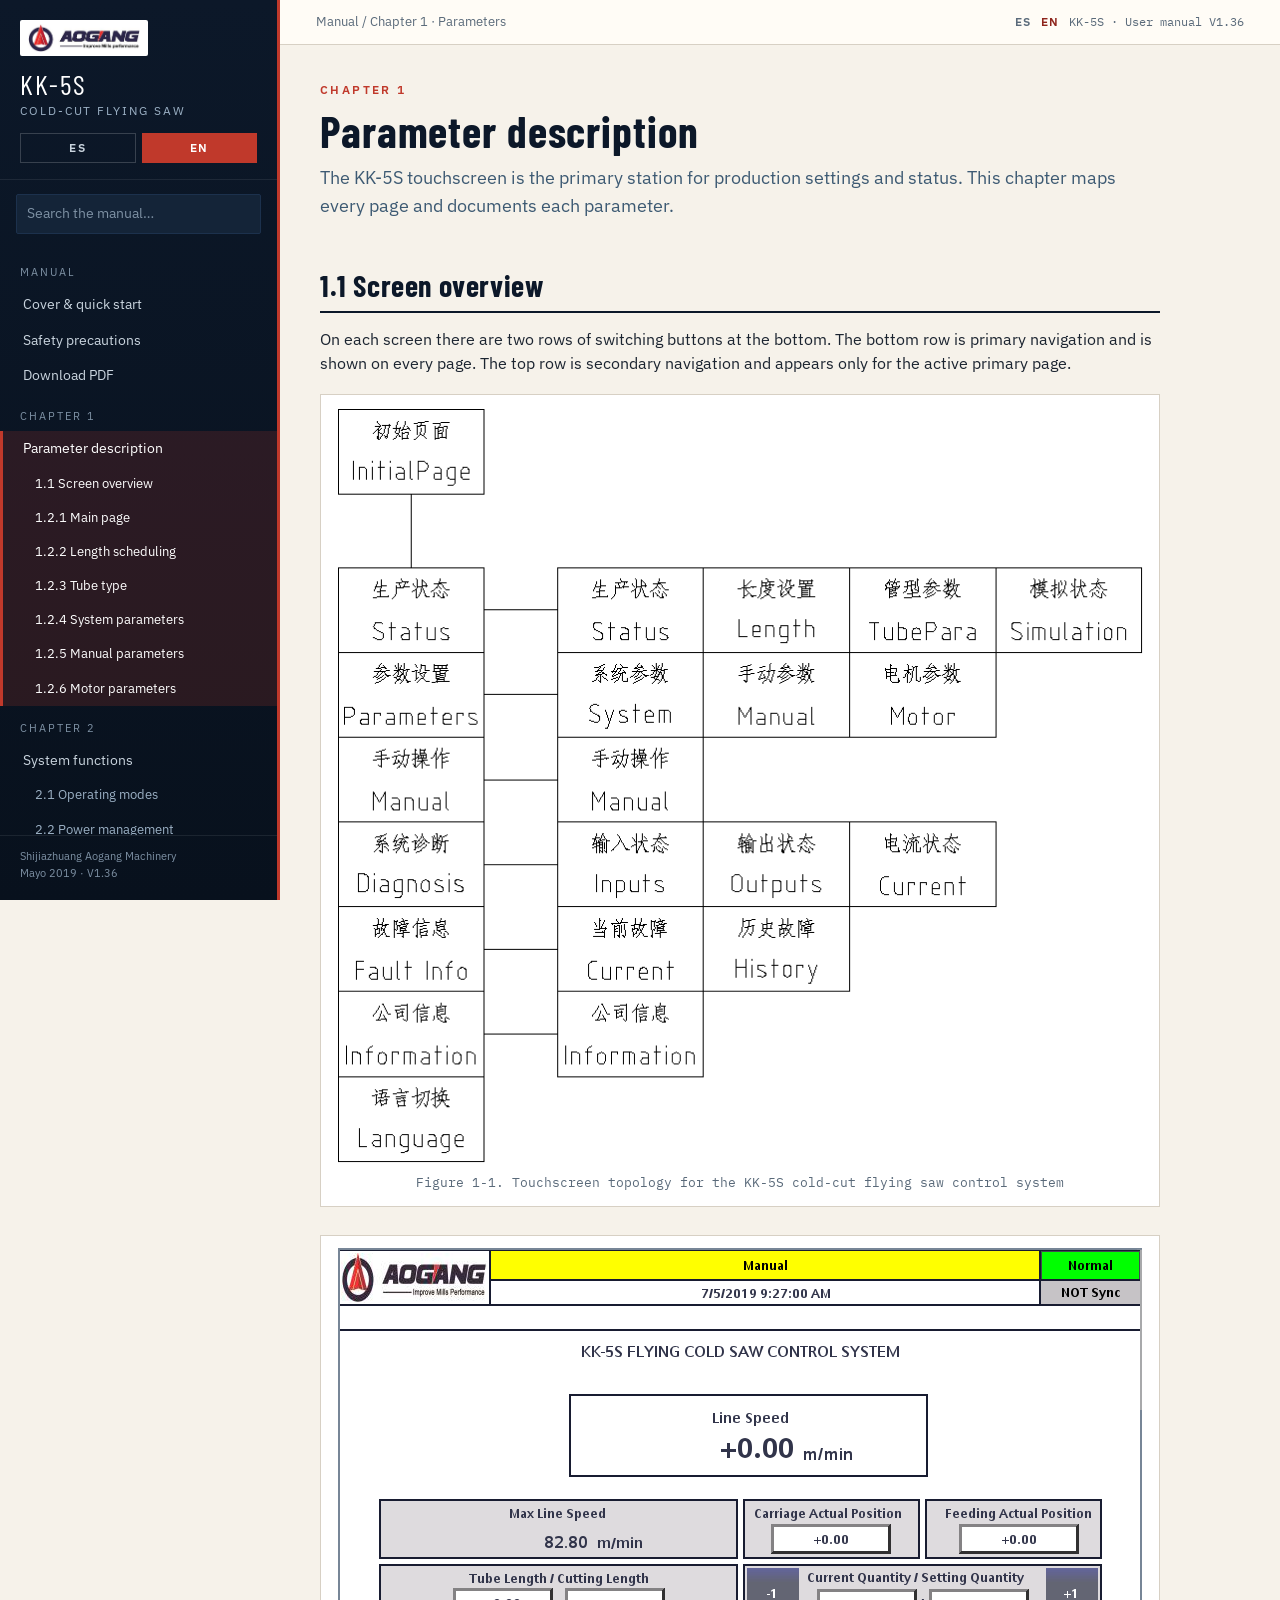
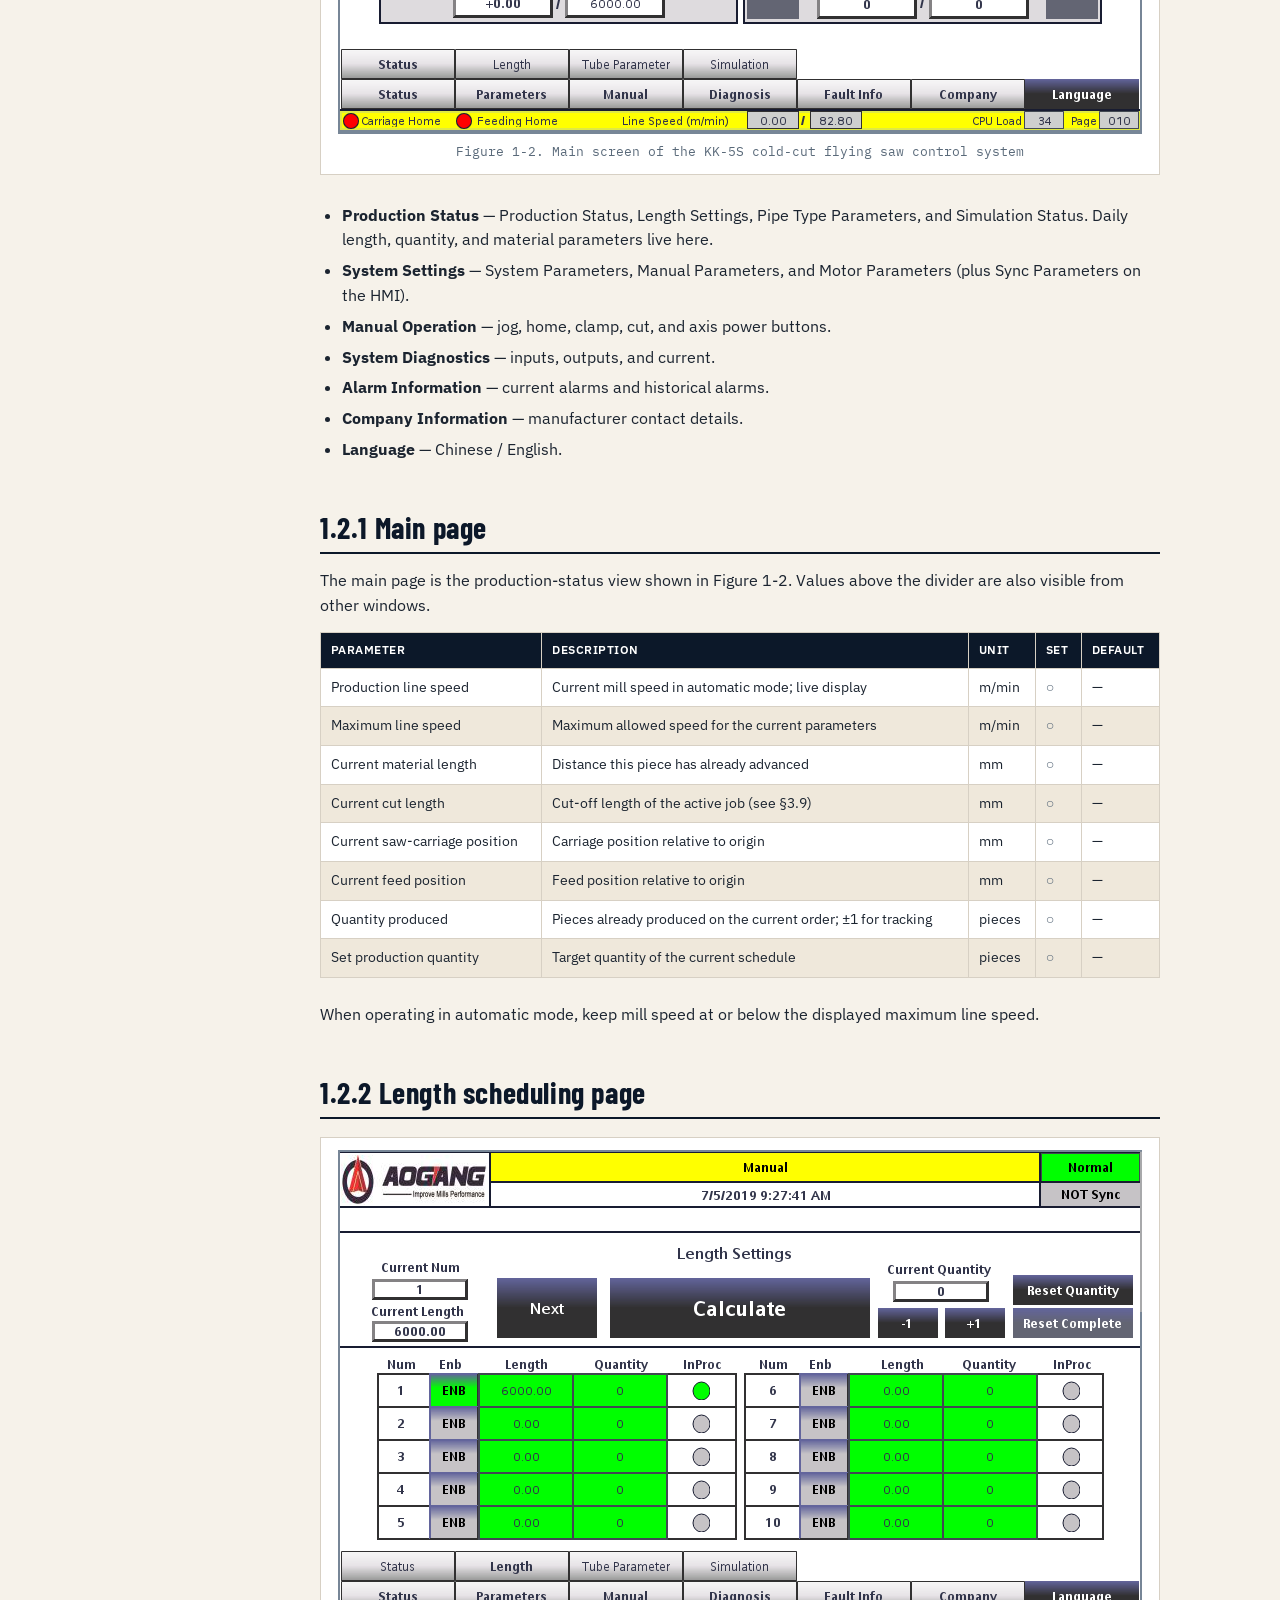
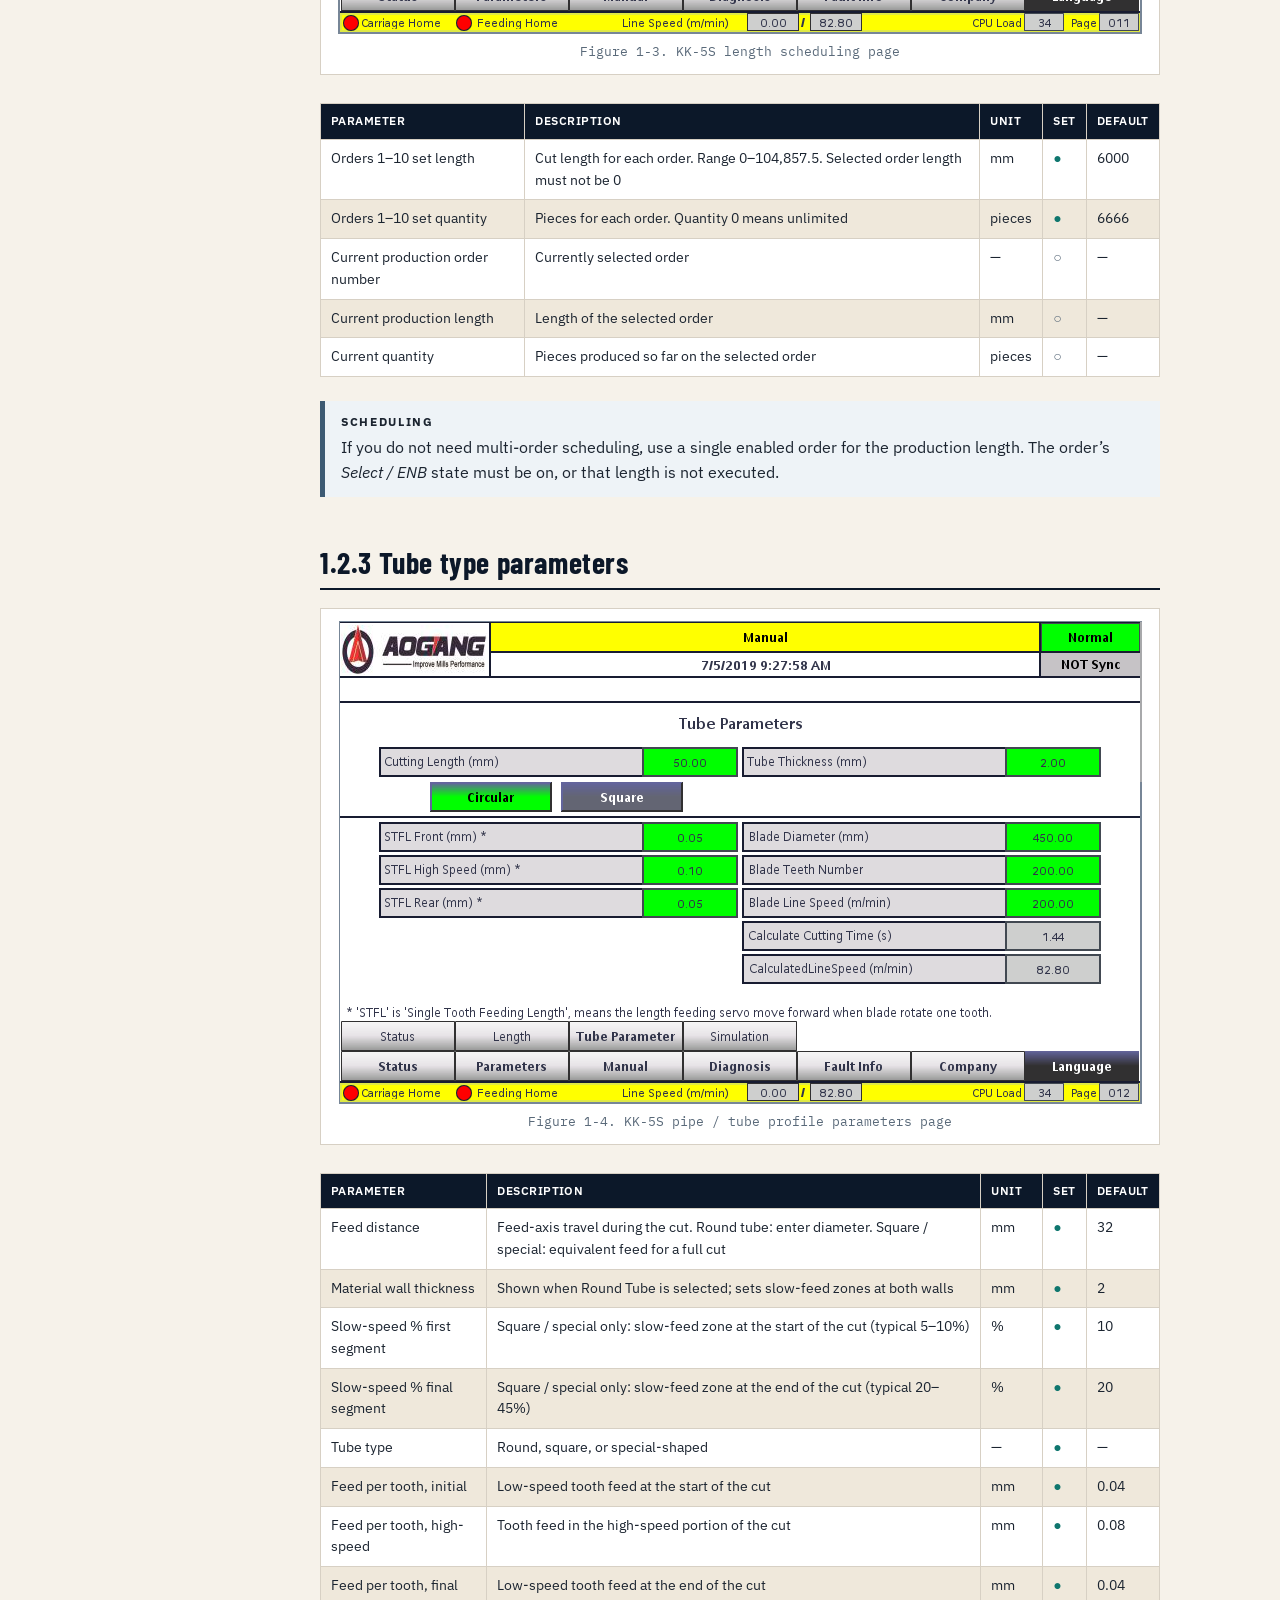
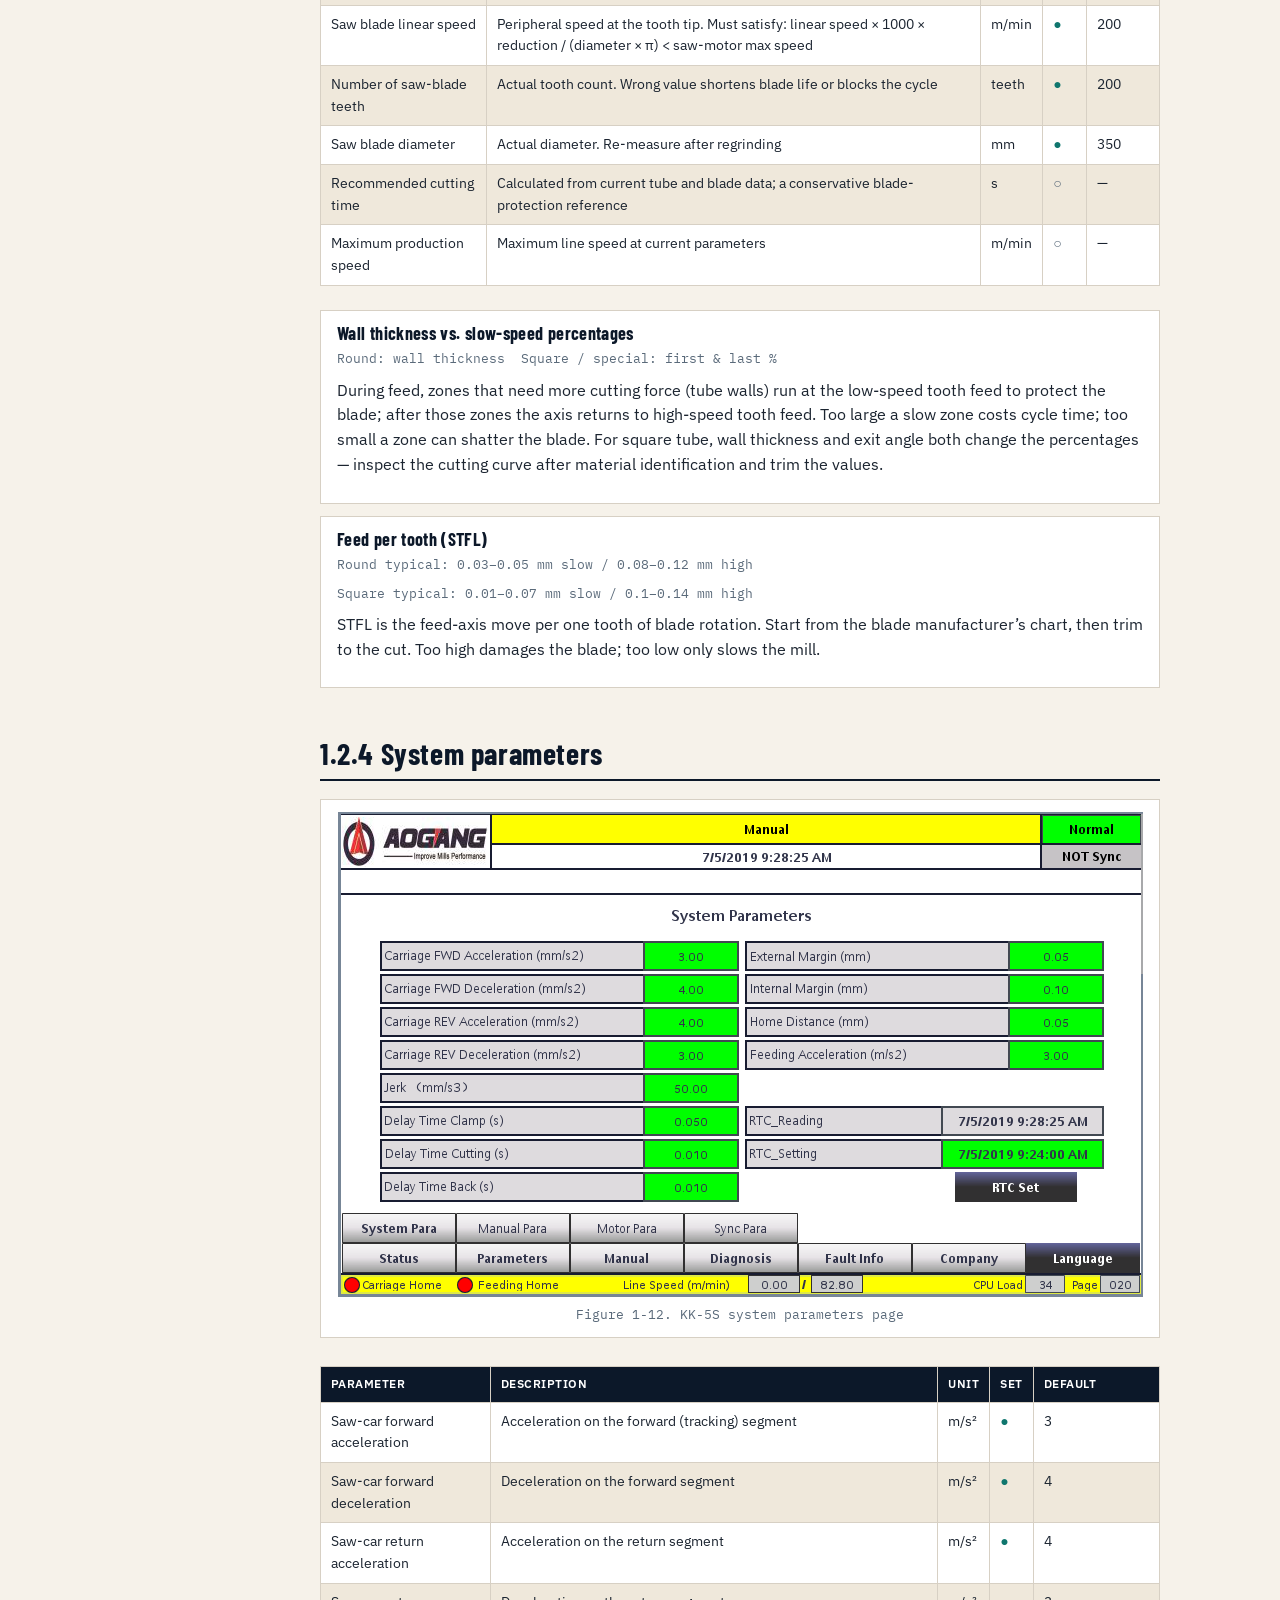
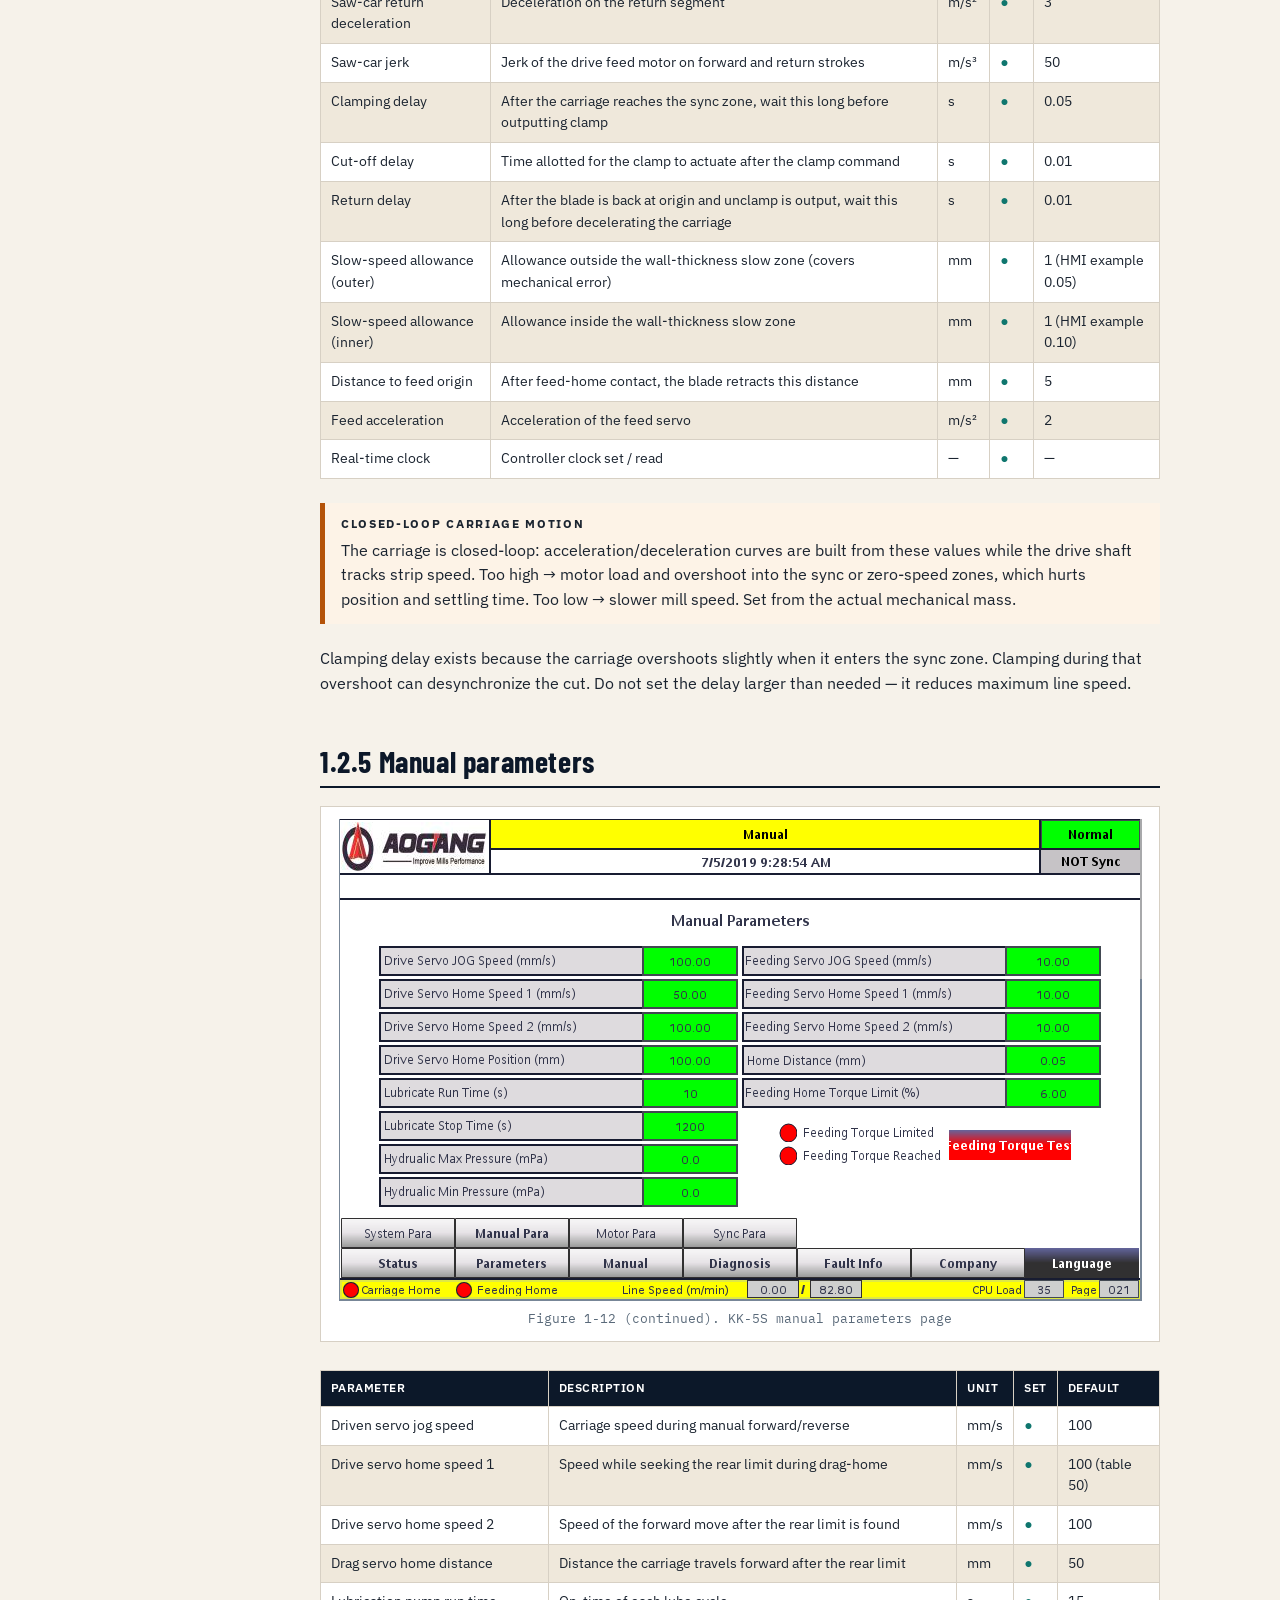
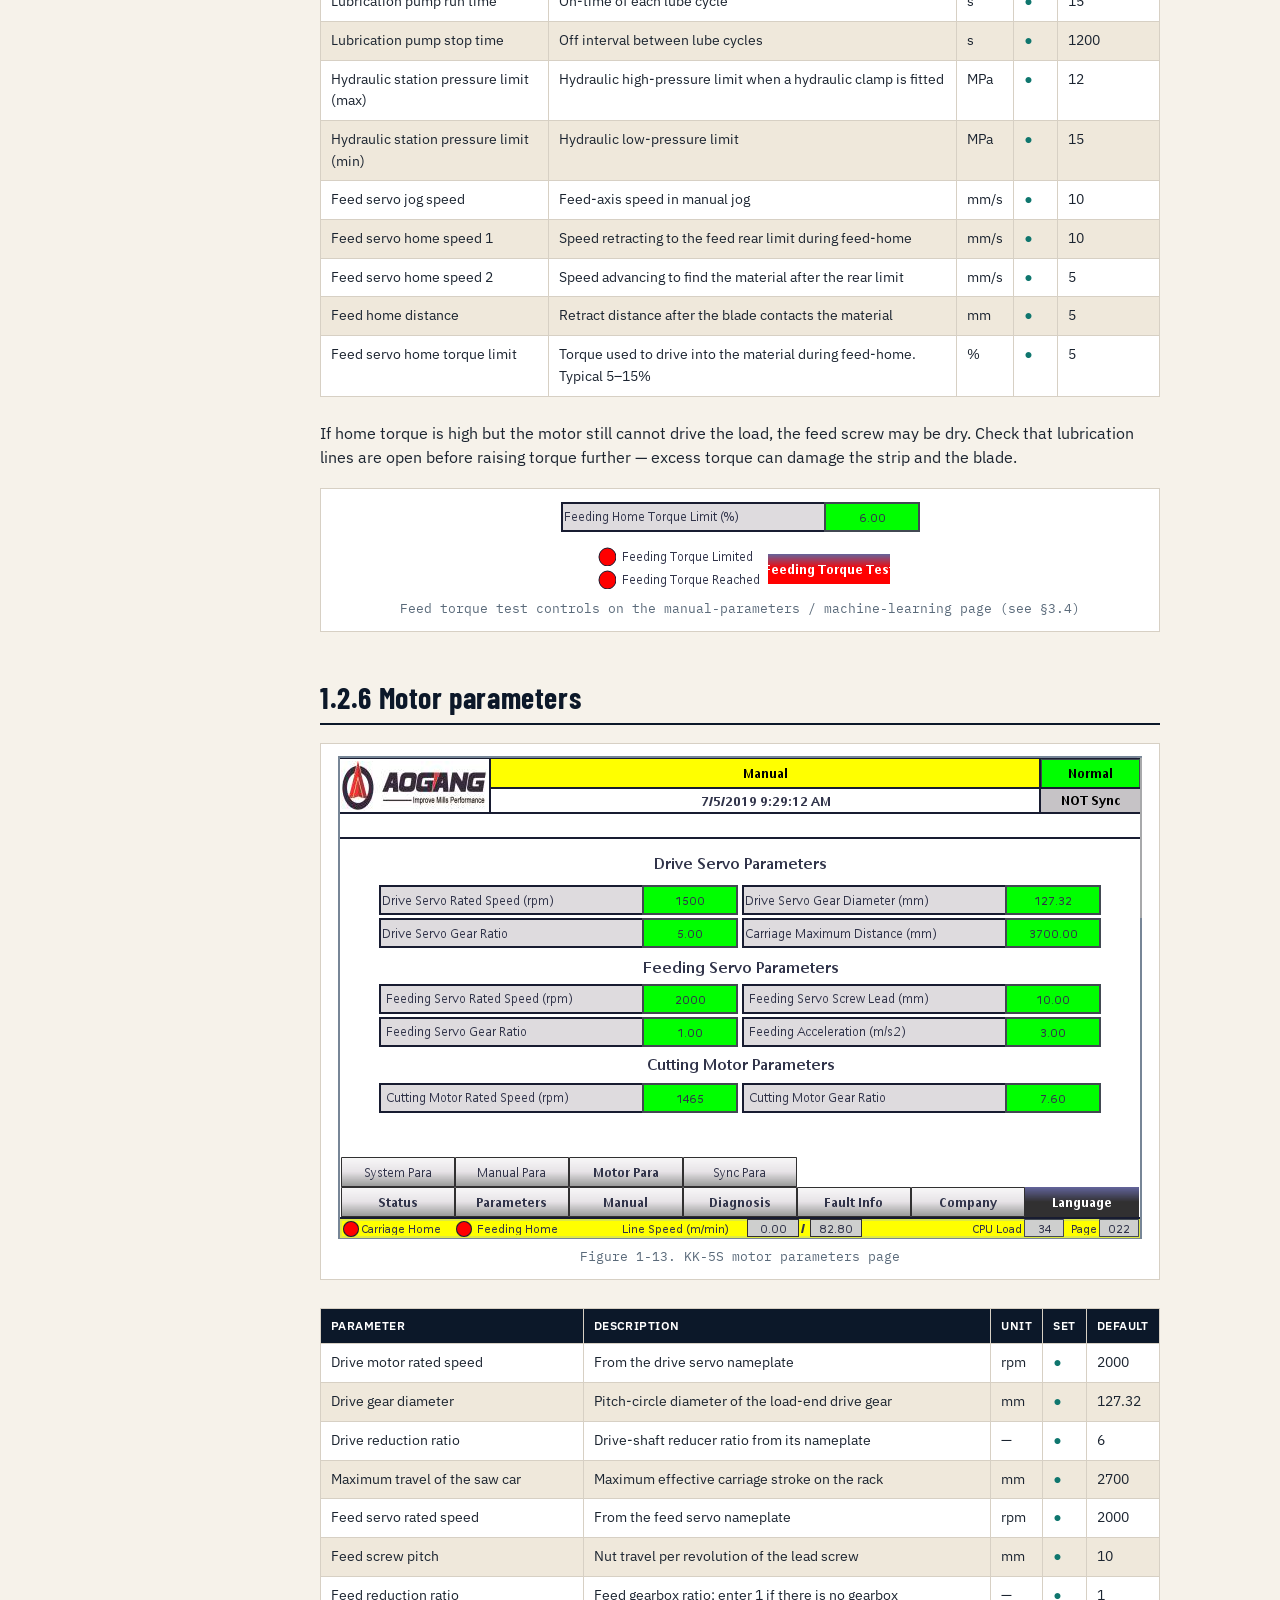
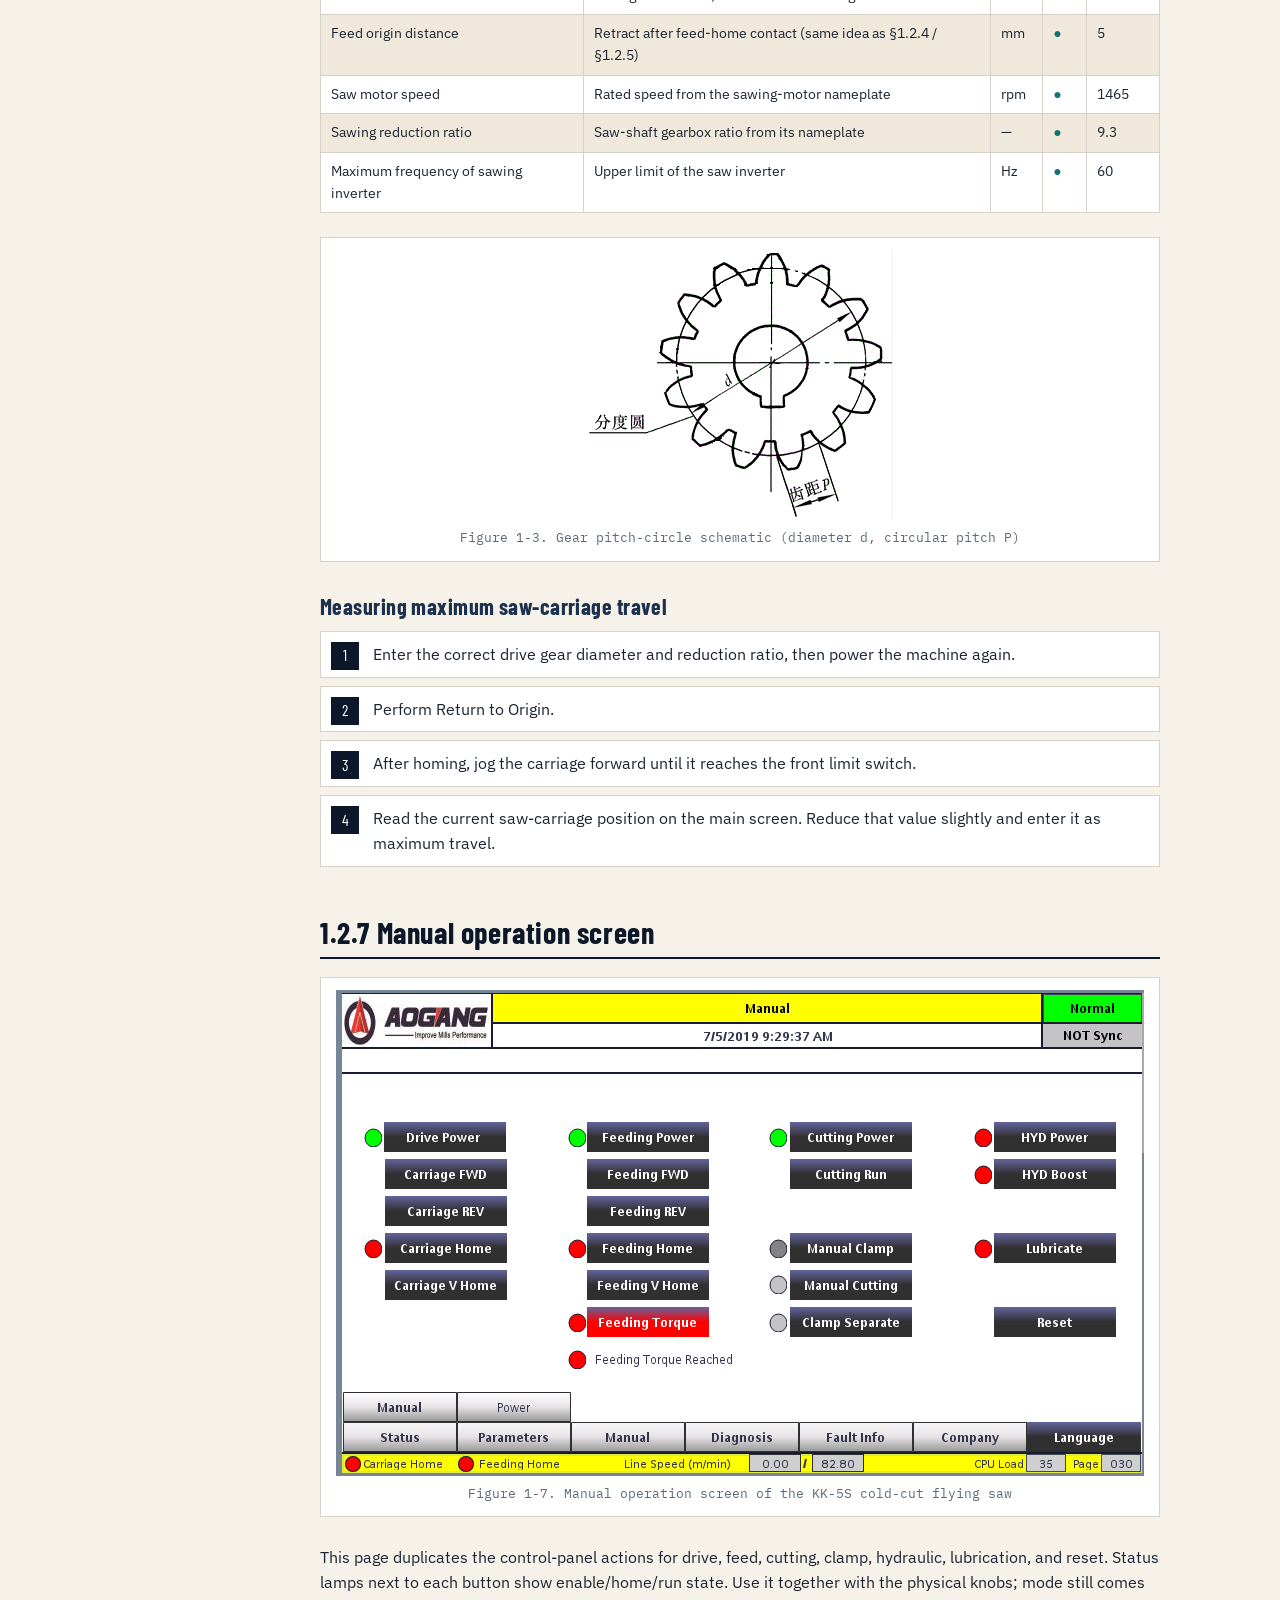
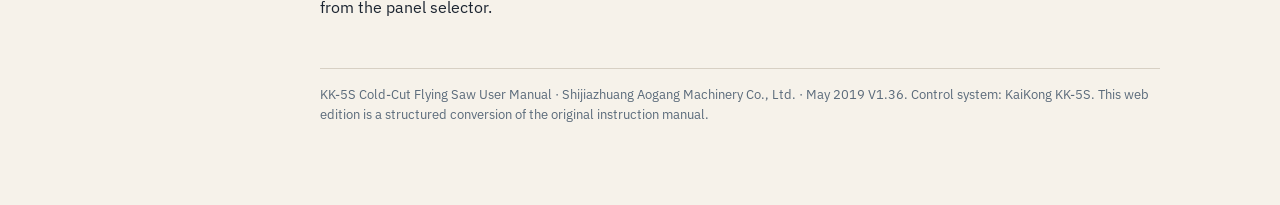
<file: en/parameters.html>
<!DOCTYPE html>
<html lang="en">
<head>
  <meta charset="utf-8">
  <meta name="viewport" content="width=device-width, initial-scale=1">
  <title>Chapter 1 · Parameter description — KK-5S Cold-Cut Flying Saw</title>
  <link rel="preconnect" href="https://fonts.googleapis.com">
  <link rel="preconnect" href="https://fonts.gstatic.com" crossorigin>
  <link href="https://fonts.googleapis.com/css2?family=Barlow+Condensed:wght@600;700&family=IBM+Plex+Mono:wght@400;500&family=IBM+Plex+Sans:wght@400;500;600&display=swap" rel="stylesheet">
  <link rel="stylesheet" href="../assets/css/manual.css">
</head>
<body>
  <a class="skip" href="#content">Skip to content</a>
  <button class="menu-btn" type="button" aria-label="Open menu">☰</button>
  <aside class="sidebar">
    <div class="brand">
      <img src="../assets/img/logo-aogang-header.jpeg" alt="AOGANG">
      <div class="model">KK-5S</div>
      <div class="sub">Cold-cut flying saw</div>
      <div class="lang-switch">
        <a class="" href="../parameters.html" hreflang="es">ES</a>
        <a class="active" href="parameters.html" hreflang="en">EN</a>
      </div>
    </div>
    <div class="search-wrap">
      <input id="manual-search" type="search" placeholder="Search the manual…" autocomplete="off">
      <div id="search-results" class="search-results"></div>
    </div>
    <nav class="nav">
      <div class="group">Manual</div>
      <a href="index.html">Cover &amp; quick start</a>
      <a href="safety.html">Safety precautions</a>
      <a href="../descargas/KK-5S-User-Manual-EN.pdf">Download PDF</a>
      <div class="group">Chapter 1</div>
      <a href="parameters.html">Parameter description</a>
      <a class="sub" href="parameters.html#screen-overview">1.1 Screen overview</a>
      <a class="sub" href="parameters.html#main-page">1.2.1 Main page</a>
      <a class="sub" href="parameters.html#length">1.2.2 Length scheduling</a>
      <a class="sub" href="parameters.html#tube">1.2.3 Tube type</a>
      <a class="sub" href="parameters.html#system">1.2.4 System parameters</a>
      <a class="sub" href="parameters.html#manual-params">1.2.5 Manual parameters</a>
      <a class="sub" href="parameters.html#motor">1.2.6 Motor parameters</a>
      <div class="group">Chapter 2</div>
      <a href="functions.html">System functions</a>
      <a class="sub" href="functions.html#modes">2.1 Operating modes</a>
      <a class="sub" href="functions.html#power">2.2 Power management</a>
      <a class="sub" href="functions.html#home">2.4 Homing</a>
      <div class="group">Chapter 3</div>
      <a href="operation.html">Operating instructions</a>
      <a class="sub" href="operation.html#power-on">3.1 Power-on</a>
      <a class="sub" href="operation.html#cut">3.6 Manual cutting</a>
      <a class="sub" href="operation.html#auto">3.8 Automatic mode</a>
      <a class="sub" href="operation.html#sync">3.12 Synchronization</a>

    </nav>
    <div class="sidebar-foot">Shijiazhuang Aogang Machinery<br>Mayo 2019 · V1.36</div>
  </aside>
  <div class="main">
    <div class="topbar">
      <div class="crumb">Manual / Chapter 1 · Parameters</div>
      <div class="lang-inline">
        <a class="" href="../parameters.html">ES</a>
        <a class="active" href="parameters.html">EN</a>
        <span class="meta">KK-5S · User manual V1.36</span>
      </div>
    </div>
    <article id="content" class="content">

      <div class="kicker">Chapter 1</div>
      <h1>Parameter description</h1>
      <p class="lede">The KK-5S touchscreen is the primary station for production settings and status. This chapter maps every page and documents each parameter.</p>

      <h2 id="screen-overview">1.1 Screen overview</h2>
      <p>On each screen there are two rows of switching buttons at the bottom. The bottom row is primary navigation and is shown on every page. The top row is secondary navigation and appears only for the active primary page.</p>
      <figure>
        <img src="../assets/img/fig-1-1-topology.png" alt="Figure 1-1. Touchscreen topology for the KK-5S cold-cut flying saw control system">
        <figcaption>Figure 1-1. Touchscreen topology for the KK-5S cold-cut flying saw control system</figcaption>
      </figure>
      <figure>
        <img src="../assets/img/fig-1-2-main.png" alt="Figure 1-2. Main screen of the KK-5S cold-cut flying saw control system">
        <figcaption>Figure 1-2. Main screen of the KK-5S cold-cut flying saw control system</figcaption>
      </figure>
      <ul>
        <li><strong>Production Status</strong> — Production Status, Length Settings, Pipe Type Parameters, and Simulation Status. Daily length, quantity, and material parameters live here.</li>
        <li><strong>System Settings</strong> — System Parameters, Manual Parameters, and Motor Parameters (plus Sync Parameters on the HMI).</li>
        <li><strong>Manual Operation</strong> — jog, home, clamp, cut, and axis power buttons.</li>
        <li><strong>System Diagnostics</strong> — inputs, outputs, and current.</li>
        <li><strong>Alarm Information</strong> — current alarms and historical alarms.</li>
        <li><strong>Company Information</strong> — manufacturer contact details.</li>
        <li><strong>Language</strong> — Chinese / English.</li>
      </ul>

      <h2 id="main-page">1.2.1 Main page</h2>
      <p>The main page is the production-status view shown in Figure 1-2. Values above the divider are also visible from other windows.</p>
      <div class="table-wrap">
        <table>
          <thead><tr><th>Parameter</th><th>Description</th><th>Unit</th><th>Set</th><th>Default</th></tr></thead>
          <tbody>
            <tr><td>Production line speed</td><td>Current mill speed in automatic mode; live display</td><td>m/min</td><td class="dot-ro">○</td><td>—</td></tr><tr><td>Maximum line speed</td><td>Maximum allowed speed for the current parameters</td><td>m/min</td><td class="dot-ro">○</td><td>—</td></tr><tr><td>Current material length</td><td>Distance this piece has already advanced</td><td>mm</td><td class="dot-ro">○</td><td>—</td></tr><tr><td>Current cut length</td><td>Cut-off length of the active job (see §3.9)</td><td>mm</td><td class="dot-ro">○</td><td>—</td></tr><tr><td>Current saw-carriage position</td><td>Carriage position relative to origin</td><td>mm</td><td class="dot-ro">○</td><td>—</td></tr><tr><td>Current feed position</td><td>Feed position relative to origin</td><td>mm</td><td class="dot-ro">○</td><td>—</td></tr><tr><td>Quantity produced</td><td>Pieces already produced on the current order; ±1 for tracking</td><td>pieces</td><td class="dot-ro">○</td><td>—</td></tr><tr><td>Set production quantity</td><td>Target quantity of the current schedule</td><td>pieces</td><td class="dot-ro">○</td><td>—</td></tr>
          </tbody>
        </table>
      </div>
      <p>When operating in automatic mode, keep mill speed at or below the displayed maximum line speed.</p>

      <h2 id="length">1.2.2 Length scheduling page</h2>
      <figure>
        <img src="../assets/img/fig-1-3-length.png" alt="Figure 1-3. KK-5S length scheduling page">
        <figcaption>Figure 1-3. KK-5S length scheduling page</figcaption>
      </figure>
      <div class="table-wrap">
        <table>
          <thead><tr><th>Parameter</th><th>Description</th><th>Unit</th><th>Set</th><th>Default</th></tr></thead>
          <tbody>
            <tr><td>Orders 1–10 set length</td><td>Cut length for each order. Range 0–104,857.5. Selected order length must not be 0</td><td>mm</td><td class="dot-set">●</td><td>6000</td></tr><tr><td>Orders 1–10 set quantity</td><td>Pieces for each order. Quantity 0 means unlimited</td><td>pieces</td><td class="dot-set">●</td><td>6666</td></tr><tr><td>Current production order number</td><td>Currently selected order</td><td>—</td><td class="dot-ro">○</td><td>—</td></tr><tr><td>Current production length</td><td>Length of the selected order</td><td>mm</td><td class="dot-ro">○</td><td>—</td></tr><tr><td>Current quantity</td><td>Pieces produced so far on the selected order</td><td>pieces</td><td class="dot-ro">○</td><td>—</td></tr>
          </tbody>
        </table>
      </div>
      <div class="callout note">
        <strong>Scheduling</strong>
        If you do not need multi-order scheduling, use a single enabled order for the production length. The order’s <em>Select / ENB</em> state must be on, or that length is not executed.
      </div>

      <h2 id="tube">1.2.3 Tube type parameters</h2>
      <figure>
        <img src="../assets/img/fig-1-4-tube.png" alt="Figure 1-4. KK-5S pipe / tube profile parameters page">
        <figcaption>Figure 1-4. KK-5S pipe / tube profile parameters page</figcaption>
      </figure>
      <div class="table-wrap">
        <table>
          <thead><tr><th>Parameter</th><th>Description</th><th>Unit</th><th>Set</th><th>Default</th></tr></thead>
          <tbody>
            <tr><td>Feed distance</td><td>Feed-axis travel during the cut. Round tube: enter diameter. Square / special: equivalent feed for a full cut</td><td>mm</td><td class="dot-set">●</td><td>32</td></tr><tr><td>Material wall thickness</td><td>Shown when Round Tube is selected; sets slow-feed zones at both walls</td><td>mm</td><td class="dot-set">●</td><td>2</td></tr><tr><td>Slow-speed % first segment</td><td>Square / special only: slow-feed zone at the start of the cut (typical 5–10%)</td><td>%</td><td class="dot-set">●</td><td>10</td></tr><tr><td>Slow-speed % final segment</td><td>Square / special only: slow-feed zone at the end of the cut (typical 20–45%)</td><td>%</td><td class="dot-set">●</td><td>20</td></tr><tr><td>Tube type</td><td>Round, square, or special-shaped</td><td>—</td><td class="dot-set">●</td><td>—</td></tr><tr><td>Feed per tooth, initial</td><td>Low-speed tooth feed at the start of the cut</td><td>mm</td><td class="dot-set">●</td><td>0.04</td></tr><tr><td>Feed per tooth, high-speed</td><td>Tooth feed in the high-speed portion of the cut</td><td>mm</td><td class="dot-set">●</td><td>0.08</td></tr><tr><td>Feed per tooth, final</td><td>Low-speed tooth feed at the end of the cut</td><td>mm</td><td class="dot-set">●</td><td>0.04</td></tr><tr><td>Saw blade linear speed</td><td>Peripheral speed at the tooth tip. Must satisfy: linear speed × 1000 × reduction / (diameter × π) &lt; saw-motor max speed</td><td>m/min</td><td class="dot-set">●</td><td>200</td></tr><tr><td>Number of saw-blade teeth</td><td>Actual tooth count. Wrong value shortens blade life or blocks the cycle</td><td>teeth</td><td class="dot-set">●</td><td>200</td></tr><tr><td>Saw blade diameter</td><td>Actual diameter. Re-measure after regrinding</td><td>mm</td><td class="dot-set">●</td><td>350</td></tr><tr><td>Recommended cutting time</td><td>Calculated from current tube and blade data; a conservative blade-protection reference</td><td>s</td><td class="dot-ro">○</td><td>—</td></tr><tr><td>Maximum production speed</td><td>Maximum line speed at current parameters</td><td>m/min</td><td class="dot-ro">○</td><td>—</td></tr>
          </tbody>
        </table>
      </div>
      <div class="param">
        <h4>Wall thickness vs. slow-speed percentages</h4>
        <div class="meta-row"><span>Round: wall thickness</span><span>Square / special: first &amp; last %</span></div>
        <p>During feed, zones that need more cutting force (tube walls) run at the low-speed tooth feed to protect the blade; after those zones the axis returns to high-speed tooth feed. Too large a slow zone costs cycle time; too small a zone can shatter the blade. For square tube, wall thickness and exit angle both change the percentages — inspect the cutting curve after material identification and trim the values.</p>
      </div>
      <div class="param">
        <h4>Feed per tooth (STFL)</h4>
        <div class="meta-row"><span>Round typical: 0.03–0.05 mm slow / 0.08–0.12 mm high</span><span>Square typical: 0.01–0.07 mm slow / 0.1–0.14 mm high</span></div>
        <p>STFL is the feed-axis move per one tooth of blade rotation. Start from the blade manufacturer’s chart, then trim to the cut. Too high damages the blade; too low only slows the mill.</p>
      </div>

      <h2 id="system">1.2.4 System parameters</h2>
      <figure>
        <img src="../assets/img/fig-1-12-system.png" alt="Figure 1-12. KK-5S system parameters page">
        <figcaption>Figure 1-12. KK-5S system parameters page</figcaption>
      </figure>
      <div class="table-wrap">
        <table>
          <thead><tr><th>Parameter</th><th>Description</th><th>Unit</th><th>Set</th><th>Default</th></tr></thead>
          <tbody>
            <tr><td>Saw-car forward acceleration</td><td>Acceleration on the forward (tracking) segment</td><td>m/s²</td><td class="dot-set">●</td><td>3</td></tr><tr><td>Saw-car forward deceleration</td><td>Deceleration on the forward segment</td><td>m/s²</td><td class="dot-set">●</td><td>4</td></tr><tr><td>Saw-car return acceleration</td><td>Acceleration on the return segment</td><td>m/s²</td><td class="dot-set">●</td><td>4</td></tr><tr><td>Saw-car return deceleration</td><td>Deceleration on the return segment</td><td>m/s²</td><td class="dot-set">●</td><td>3</td></tr><tr><td>Saw-car jerk</td><td>Jerk of the drive feed motor on forward and return strokes</td><td>m/s³</td><td class="dot-set">●</td><td>50</td></tr><tr><td>Clamping delay</td><td>After the carriage reaches the sync zone, wait this long before outputting clamp</td><td>s</td><td class="dot-set">●</td><td>0.05</td></tr><tr><td>Cut-off delay</td><td>Time allotted for the clamp to actuate after the clamp command</td><td>s</td><td class="dot-set">●</td><td>0.01</td></tr><tr><td>Return delay</td><td>After the blade is back at origin and unclamp is output, wait this long before decelerating the carriage</td><td>s</td><td class="dot-set">●</td><td>0.01</td></tr><tr><td>Slow-speed allowance (outer)</td><td>Allowance outside the wall-thickness slow zone (covers mechanical error)</td><td>mm</td><td class="dot-set">●</td><td>1 (HMI example 0.05)</td></tr><tr><td>Slow-speed allowance (inner)</td><td>Allowance inside the wall-thickness slow zone</td><td>mm</td><td class="dot-set">●</td><td>1 (HMI example 0.10)</td></tr><tr><td>Distance to feed origin</td><td>After feed-home contact, the blade retracts this distance</td><td>mm</td><td class="dot-set">●</td><td>5</td></tr><tr><td>Feed acceleration</td><td>Acceleration of the feed servo</td><td>m/s²</td><td class="dot-set">●</td><td>2</td></tr><tr><td>Real-time clock</td><td>Controller clock set / read</td><td>—</td><td class="dot-set">●</td><td>—</td></tr>
          </tbody>
        </table>
      </div>
      <div class="callout warn">
        <strong>Closed-loop carriage motion</strong>
        The carriage is closed-loop: acceleration/deceleration curves are built from these values while the drive shaft tracks strip speed. Too high → motor load and overshoot into the sync or zero-speed zones, which hurts position and settling time. Too low → slower mill speed. Set from the actual mechanical mass.
      </div>
      <p>Clamping delay exists because the carriage overshoots slightly when it enters the sync zone. Clamping during that overshoot can desynchronize the cut. Do not set the delay larger than needed — it reduces maximum line speed.</p>

      <h2 id="manual-params">1.2.5 Manual parameters</h2>
      <figure>
        <img src="../assets/img/fig-1-12-manual-params.png" alt="Figure 1-12 (continued). KK-5S manual parameters page">
        <figcaption>Figure 1-12 (continued). KK-5S manual parameters page</figcaption>
      </figure>
      <div class="table-wrap">
        <table>
          <thead><tr><th>Parameter</th><th>Description</th><th>Unit</th><th>Set</th><th>Default</th></tr></thead>
          <tbody>
            <tr><td>Driven servo jog speed</td><td>Carriage speed during manual forward/reverse</td><td>mm/s</td><td class="dot-set">●</td><td>100</td></tr><tr><td>Drive servo home speed 1</td><td>Speed while seeking the rear limit during drag-home</td><td>mm/s</td><td class="dot-set">●</td><td>100 (table 50)</td></tr><tr><td>Drive servo home speed 2</td><td>Speed of the forward move after the rear limit is found</td><td>mm/s</td><td class="dot-set">●</td><td>100</td></tr><tr><td>Drag servo home distance</td><td>Distance the carriage travels forward after the rear limit</td><td>mm</td><td class="dot-set">●</td><td>50</td></tr><tr><td>Lubrication pump run time</td><td>On-time of each lube cycle</td><td>s</td><td class="dot-set">●</td><td>15</td></tr><tr><td>Lubrication pump stop time</td><td>Off interval between lube cycles</td><td>s</td><td class="dot-set">●</td><td>1200</td></tr><tr><td>Hydraulic station pressure limit (max)</td><td>Hydraulic high-pressure limit when a hydraulic clamp is fitted</td><td>MPa</td><td class="dot-set">●</td><td>12</td></tr><tr><td>Hydraulic station pressure limit (min)</td><td>Hydraulic low-pressure limit</td><td>MPa</td><td class="dot-set">●</td><td>15</td></tr><tr><td>Feed servo jog speed</td><td>Feed-axis speed in manual jog</td><td>mm/s</td><td class="dot-set">●</td><td>10</td></tr><tr><td>Feed servo home speed 1</td><td>Speed retracting to the feed rear limit during feed-home</td><td>mm/s</td><td class="dot-set">●</td><td>10</td></tr><tr><td>Feed servo home speed 2</td><td>Speed advancing to find the material after the rear limit</td><td>mm/s</td><td class="dot-set">●</td><td>5</td></tr><tr><td>Feed home distance</td><td>Retract distance after the blade contacts the material</td><td>mm</td><td class="dot-set">●</td><td>5</td></tr><tr><td>Feed servo home torque limit</td><td>Torque used to drive into the material during feed-home. Typical 5–15%</td><td>%</td><td class="dot-set">●</td><td>5</td></tr>
          </tbody>
        </table>
      </div>
      <p>If home torque is high but the motor still cannot drive the load, the feed screw may be dry. Check that lubrication lines are open before raising torque further — excess torque can damage the strip and the blade.</p>
      <figure>
        <img src="../assets/img/fig-3-2-torque.png" alt="Feed torque test controls on the manual-parameters / machine-learning page (see §3.4)">
        <figcaption>Feed torque test controls on the manual-parameters / machine-learning page (see §3.4)</figcaption>
      </figure>

      <h2 id="motor">1.2.6 Motor parameters</h2>
      <figure>
        <img src="../assets/img/fig-1-13-motor.png" alt="Figure 1-13. KK-5S motor parameters page">
        <figcaption>Figure 1-13. KK-5S motor parameters page</figcaption>
      </figure>
      <div class="table-wrap">
        <table>
          <thead><tr><th>Parameter</th><th>Description</th><th>Unit</th><th>Set</th><th>Default</th></tr></thead>
          <tbody>
            <tr><td>Drive motor rated speed</td><td>From the drive servo nameplate</td><td>rpm</td><td class="dot-set">●</td><td>2000</td></tr><tr><td>Drive gear diameter</td><td>Pitch-circle diameter of the load-end drive gear</td><td>mm</td><td class="dot-set">●</td><td>127.32</td></tr><tr><td>Drive reduction ratio</td><td>Drive-shaft reducer ratio from its nameplate</td><td>—</td><td class="dot-set">●</td><td>6</td></tr><tr><td>Maximum travel of the saw car</td><td>Maximum effective carriage stroke on the rack</td><td>mm</td><td class="dot-set">●</td><td>2700</td></tr><tr><td>Feed servo rated speed</td><td>From the feed servo nameplate</td><td>rpm</td><td class="dot-set">●</td><td>2000</td></tr><tr><td>Feed screw pitch</td><td>Nut travel per revolution of the lead screw</td><td>mm</td><td class="dot-set">●</td><td>10</td></tr><tr><td>Feed reduction ratio</td><td>Feed gearbox ratio; enter 1 if there is no gearbox</td><td>—</td><td class="dot-set">●</td><td>1</td></tr><tr><td>Feed origin distance</td><td>Retract after feed-home contact (same idea as §1.2.4 / §1.2.5)</td><td>mm</td><td class="dot-set">●</td><td>5</td></tr><tr><td>Saw motor speed</td><td>Rated speed from the sawing-motor nameplate</td><td>rpm</td><td class="dot-set">●</td><td>1465</td></tr><tr><td>Sawing reduction ratio</td><td>Saw-shaft gearbox ratio from its nameplate</td><td>—</td><td class="dot-set">●</td><td>9.3</td></tr><tr><td>Maximum frequency of sawing inverter</td><td>Upper limit of the saw inverter</td><td>Hz</td><td class="dot-set">●</td><td>60</td></tr>
          </tbody>
        </table>
      </div>
      <figure>
        <img src="../assets/img/fig-gear-pitch.png" alt="Figure 1-3. Gear pitch-circle schematic (diameter d, circular pitch P)">
        <figcaption>Figure 1-3. Gear pitch-circle schematic (diameter d, circular pitch P)</figcaption>
      </figure>
      <h3>Measuring maximum saw-carriage travel</h3>
      <ol class="steps">
        <li>Enter the correct drive gear diameter and reduction ratio, then power the machine again.</li>
        <li>Perform Return to Origin.</li>
        <li>After homing, jog the carriage forward until it reaches the front limit switch.</li>
        <li>Read the current saw-carriage position on the main screen. Reduce that value slightly and enter it as maximum travel.</li>
      </ol>

      <h2 id="manual-op">1.2.7 Manual operation screen</h2>
      <figure>
        <img src="../assets/img/fig-1-7-manual-op.png" alt="Figure 1-7. Manual operation screen of the KK-5S cold-cut flying saw">
        <figcaption>Figure 1-7. Manual operation screen of the KK-5S cold-cut flying saw</figcaption>
      </figure>
      <p>This page duplicates the control-panel actions for drive, feed, cutting, clamp, hydraulic, lubrication, and reset. Status lamps next to each button show enable/home/run state. Use it together with the physical knobs; mode still comes from the panel selector.</p>

      <footer class="page-foot">
        KK-5S Cold-Cut Flying Saw User Manual · Shijiazhuang Aogang Machinery Co., Ltd. · May 2019 V1.36. Control system: KaiKong KK-5S. This web edition is a structured conversion of the original instruction manual.
      </footer>
    </article>
  </div>
  <script src="../assets/js/manual.js"></script>
</body>
</html>
</file>
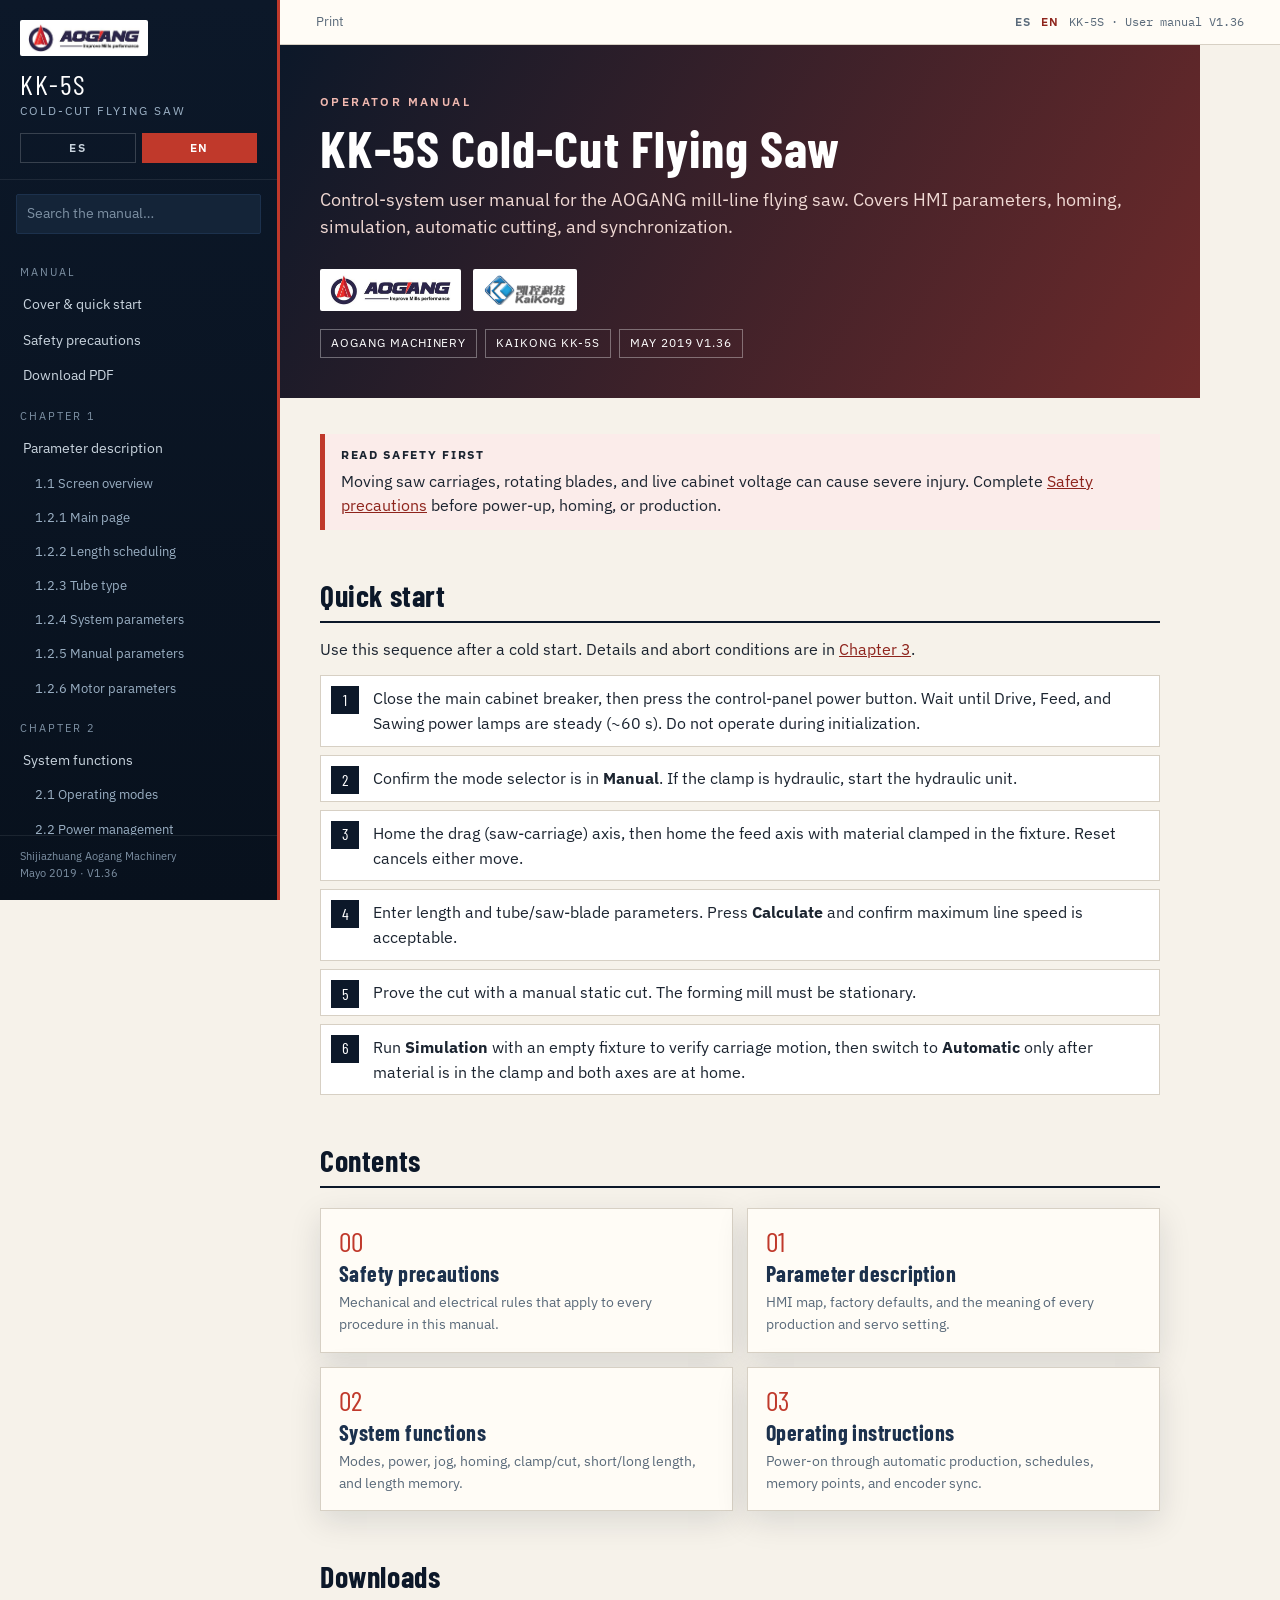
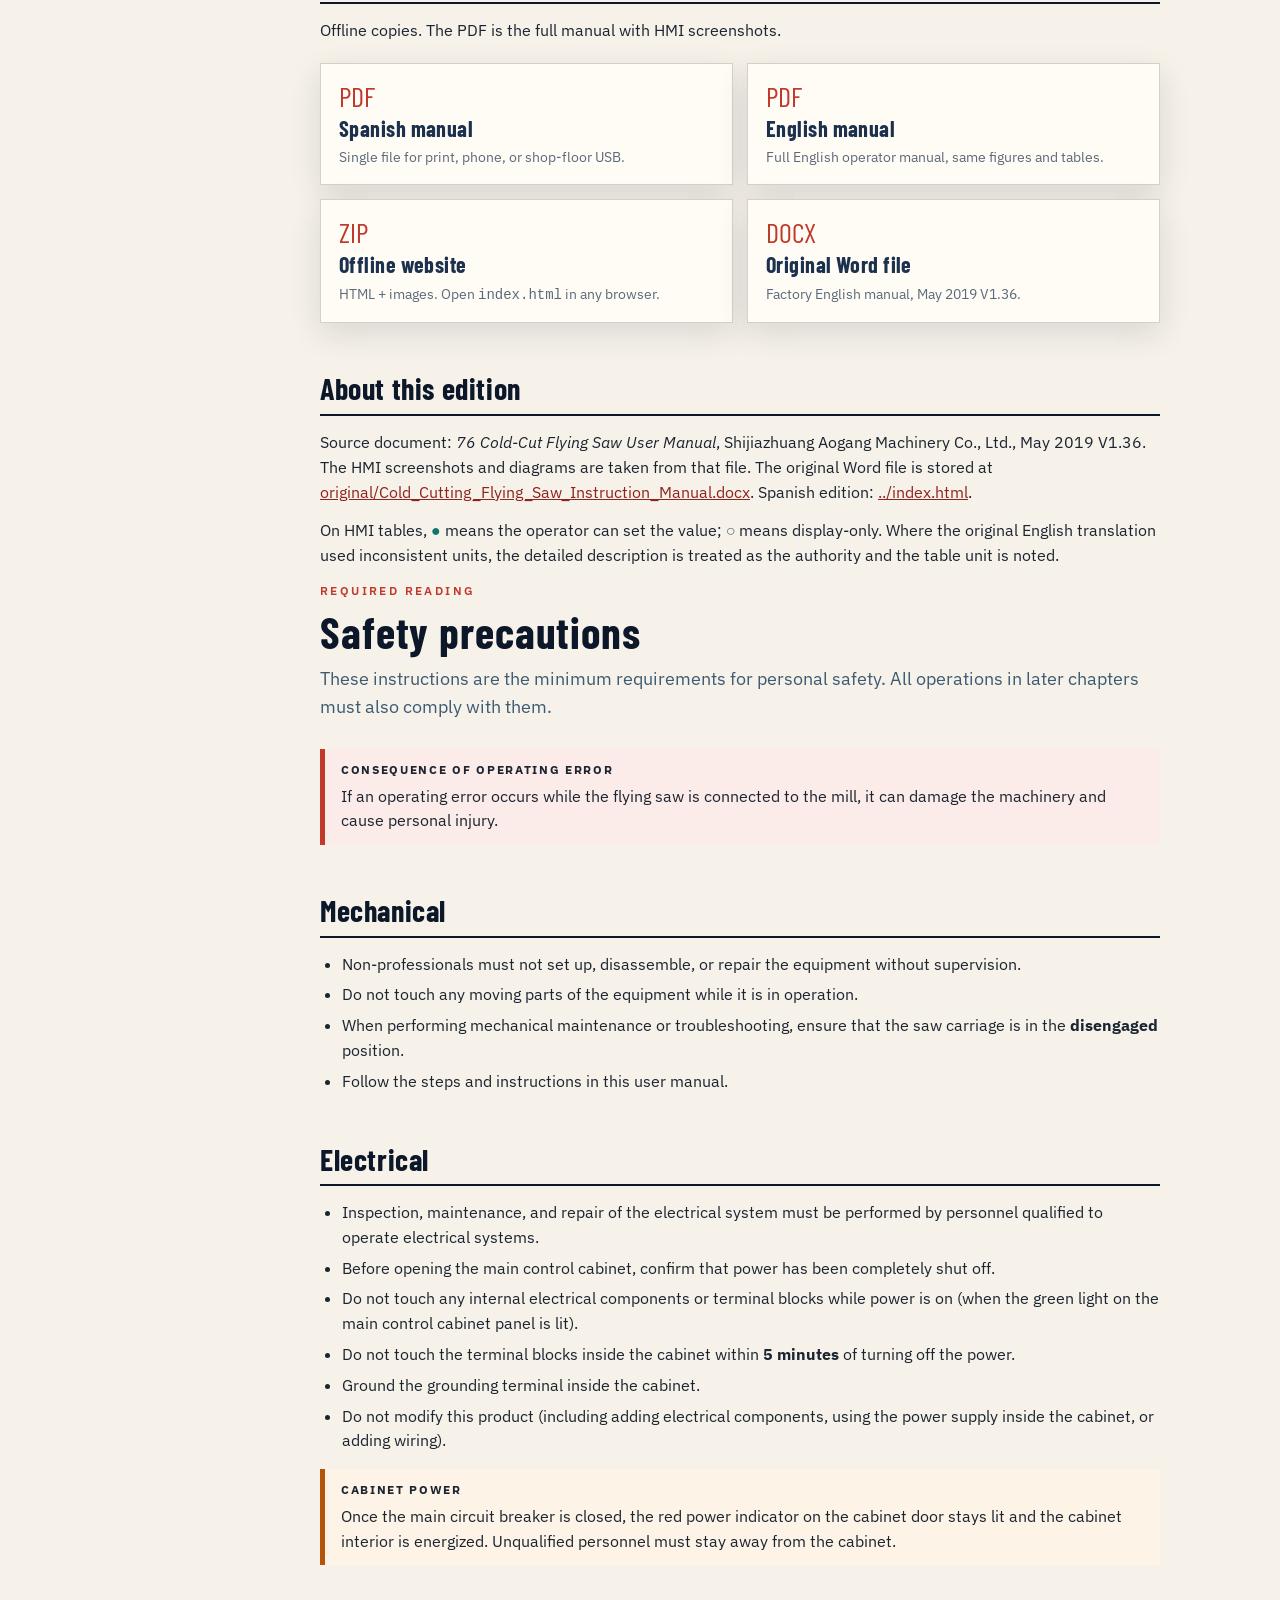
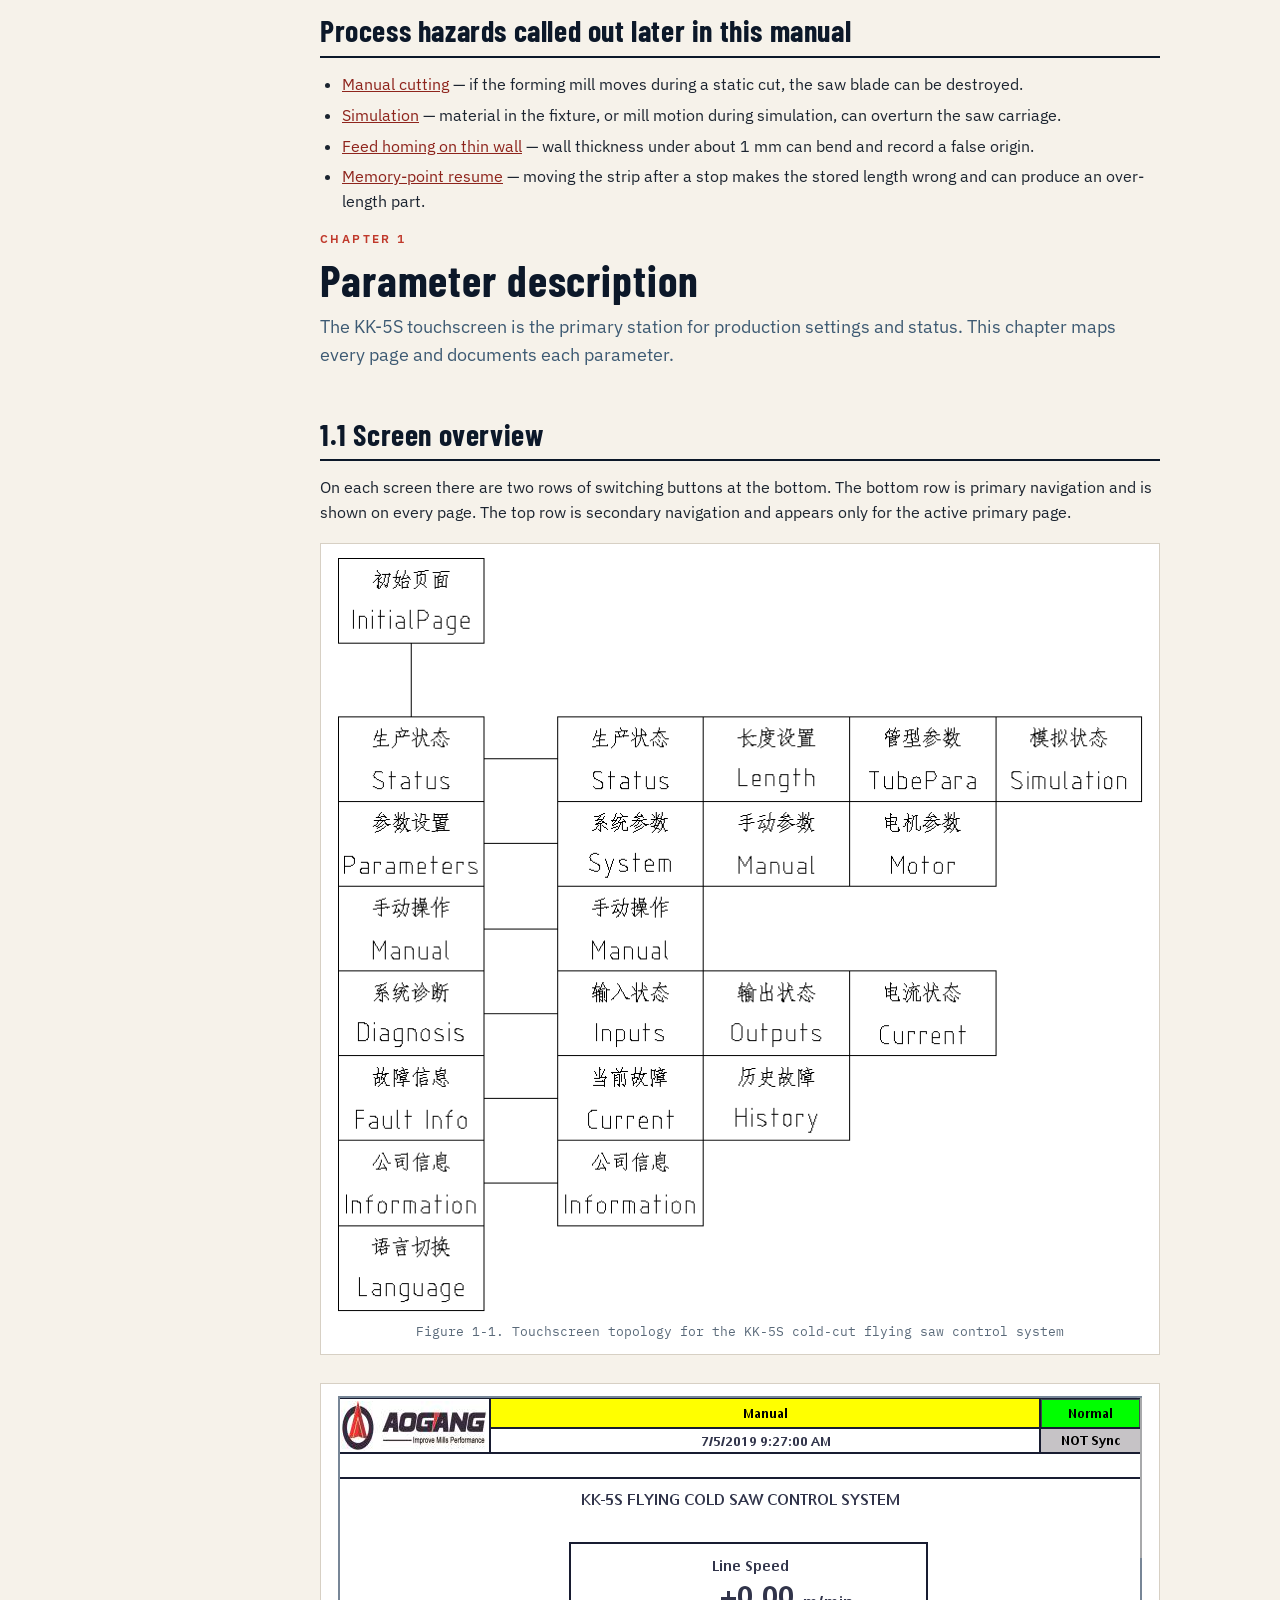
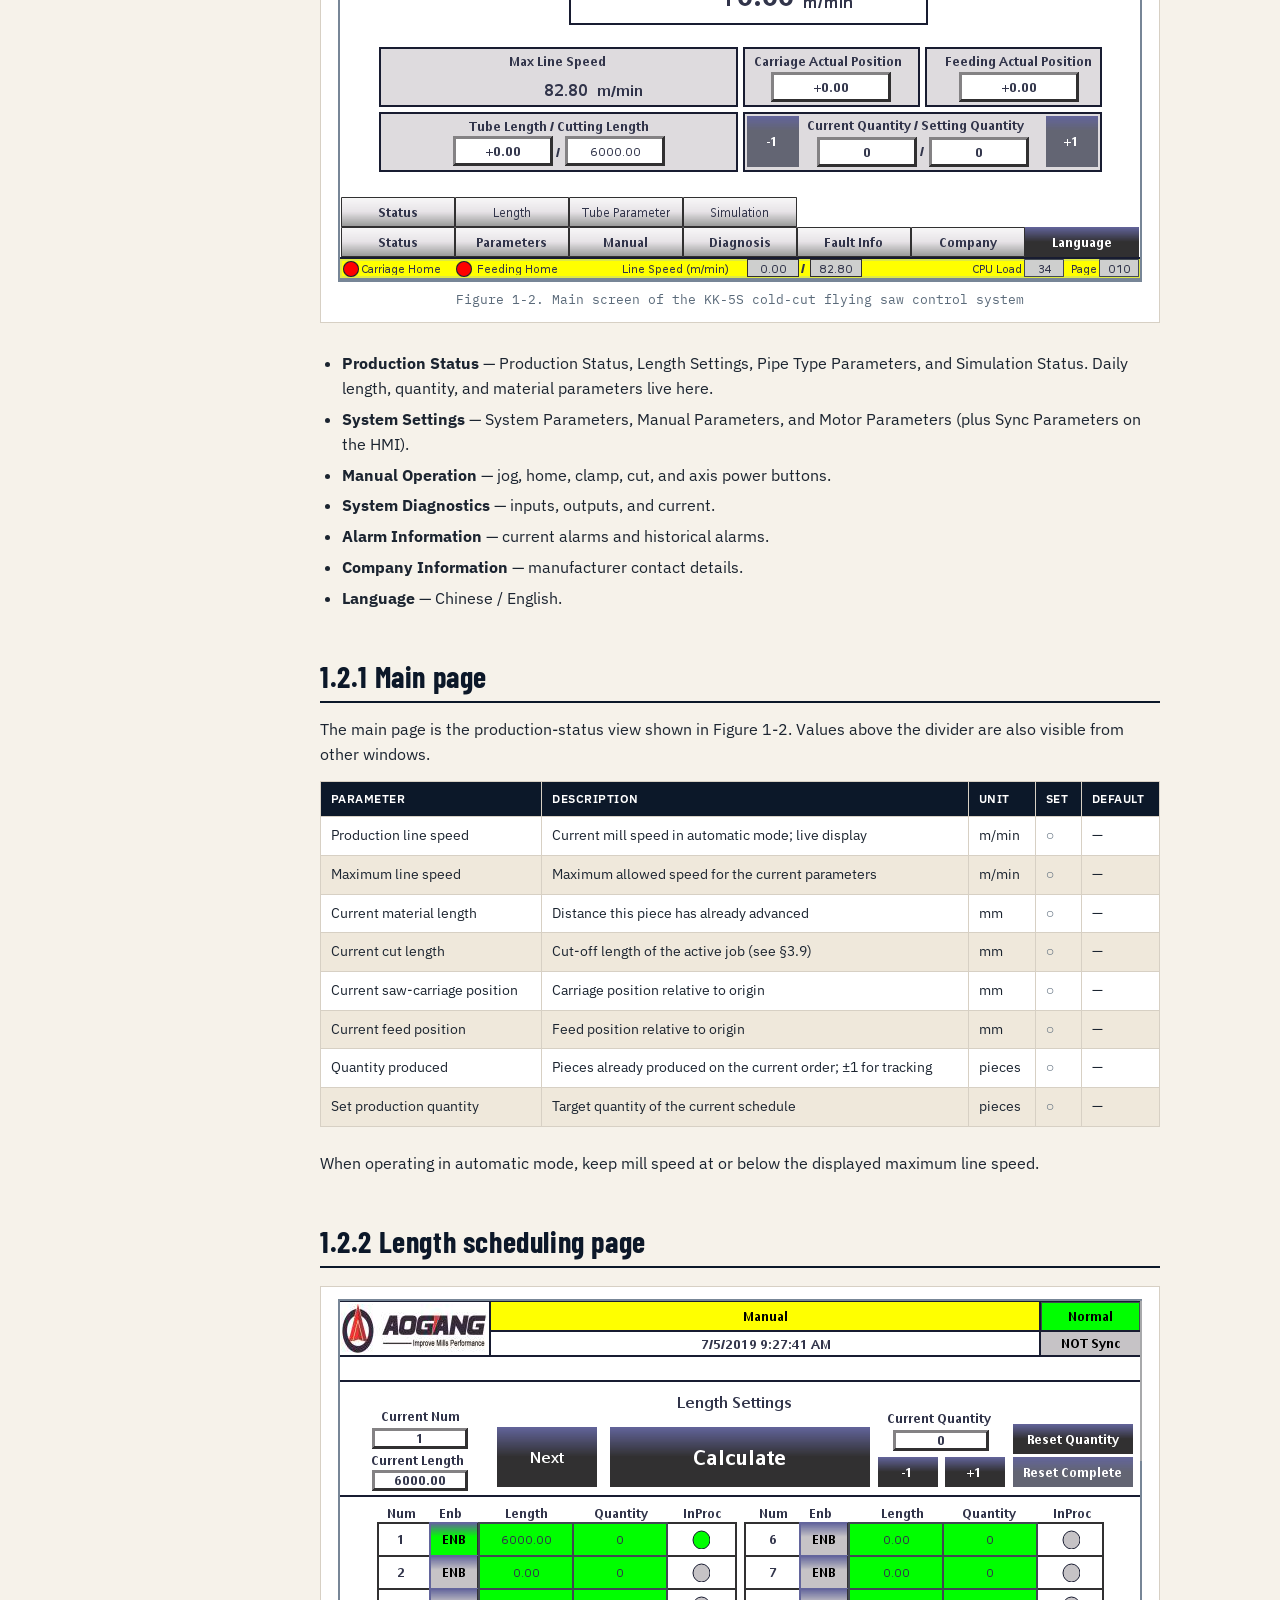
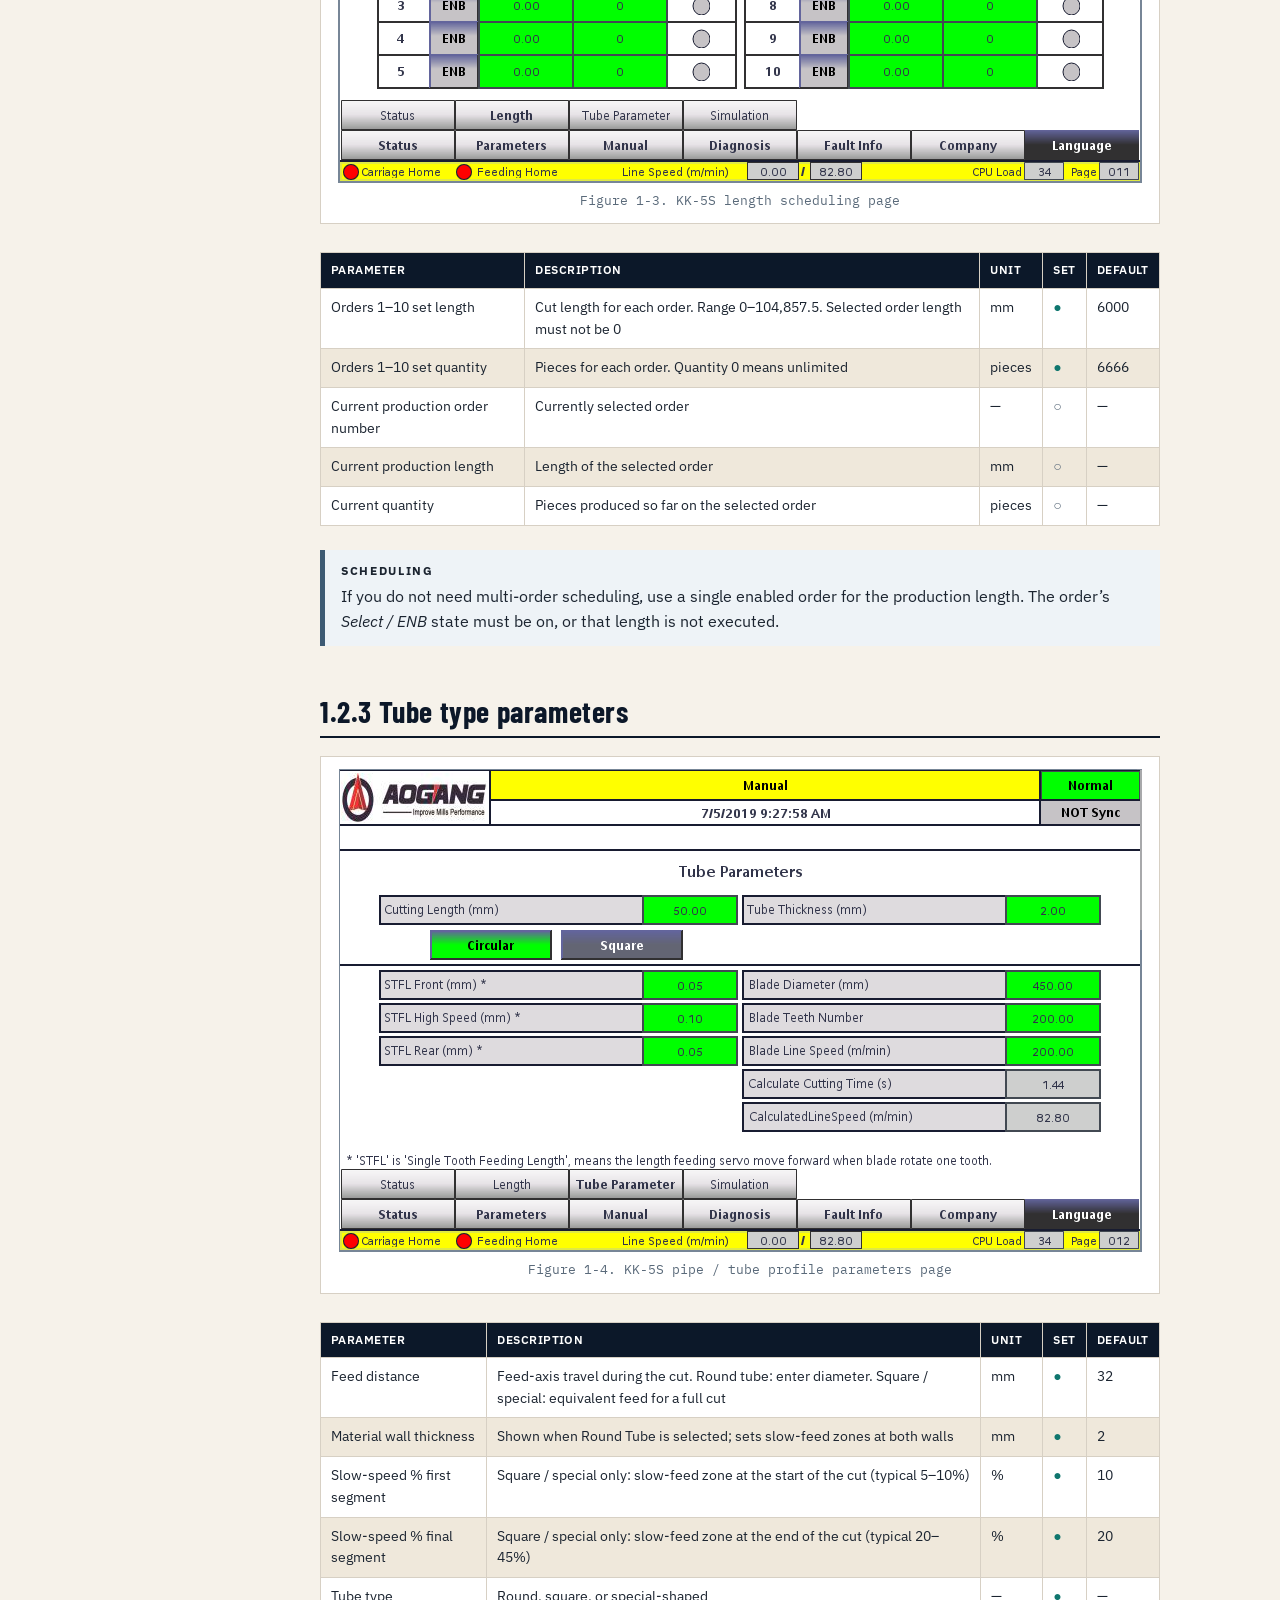
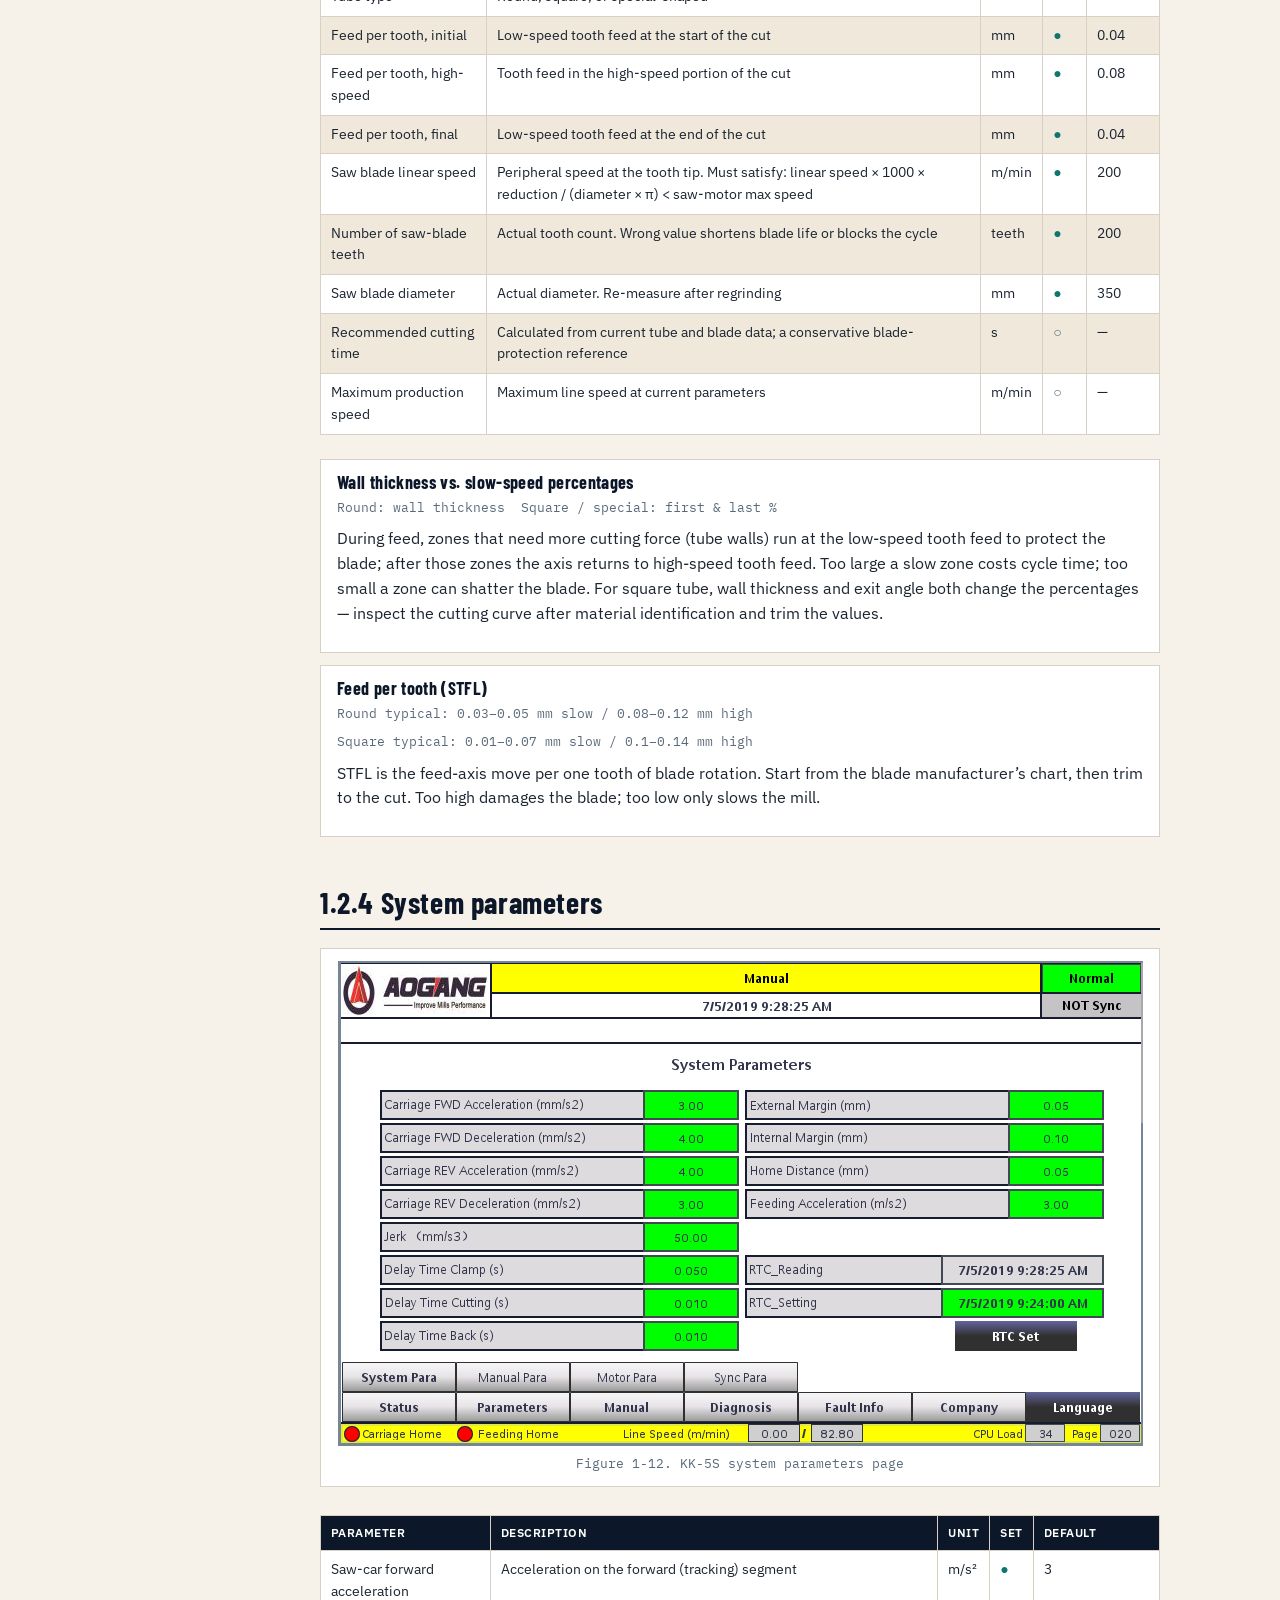
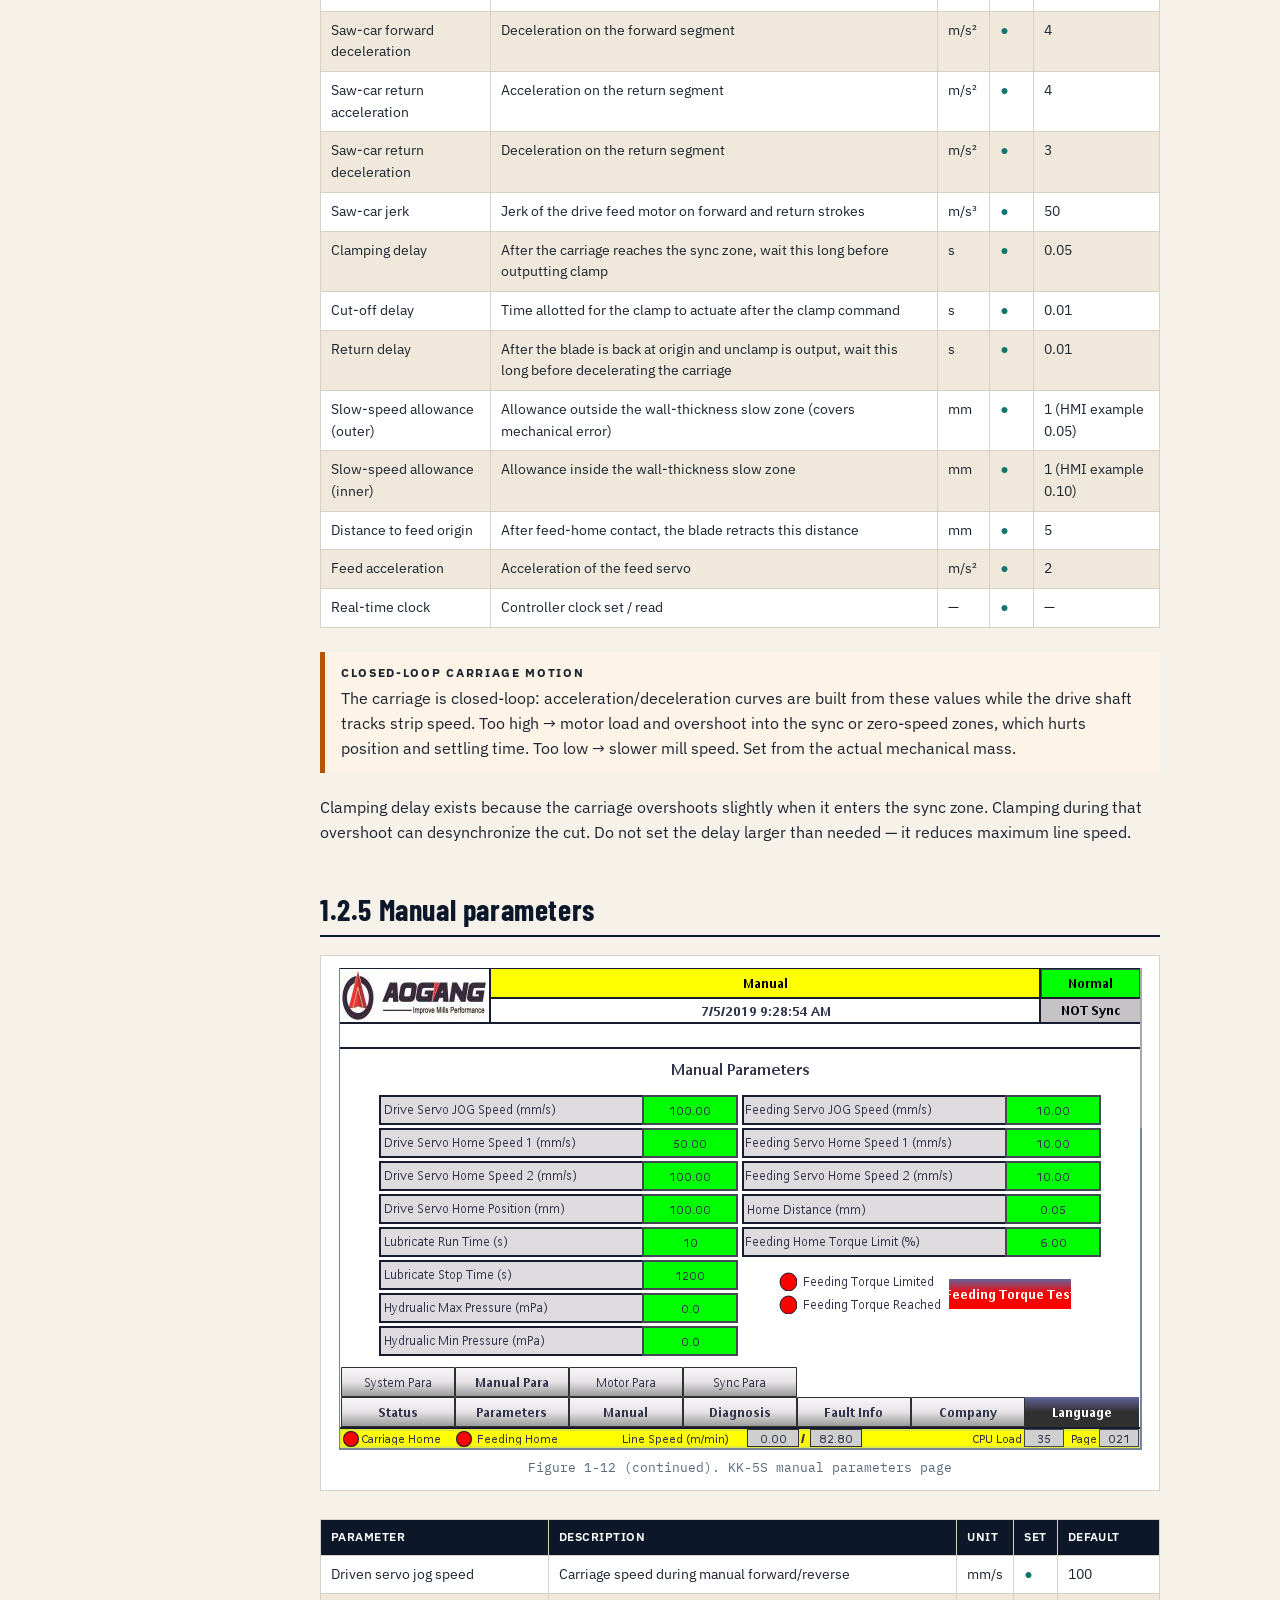
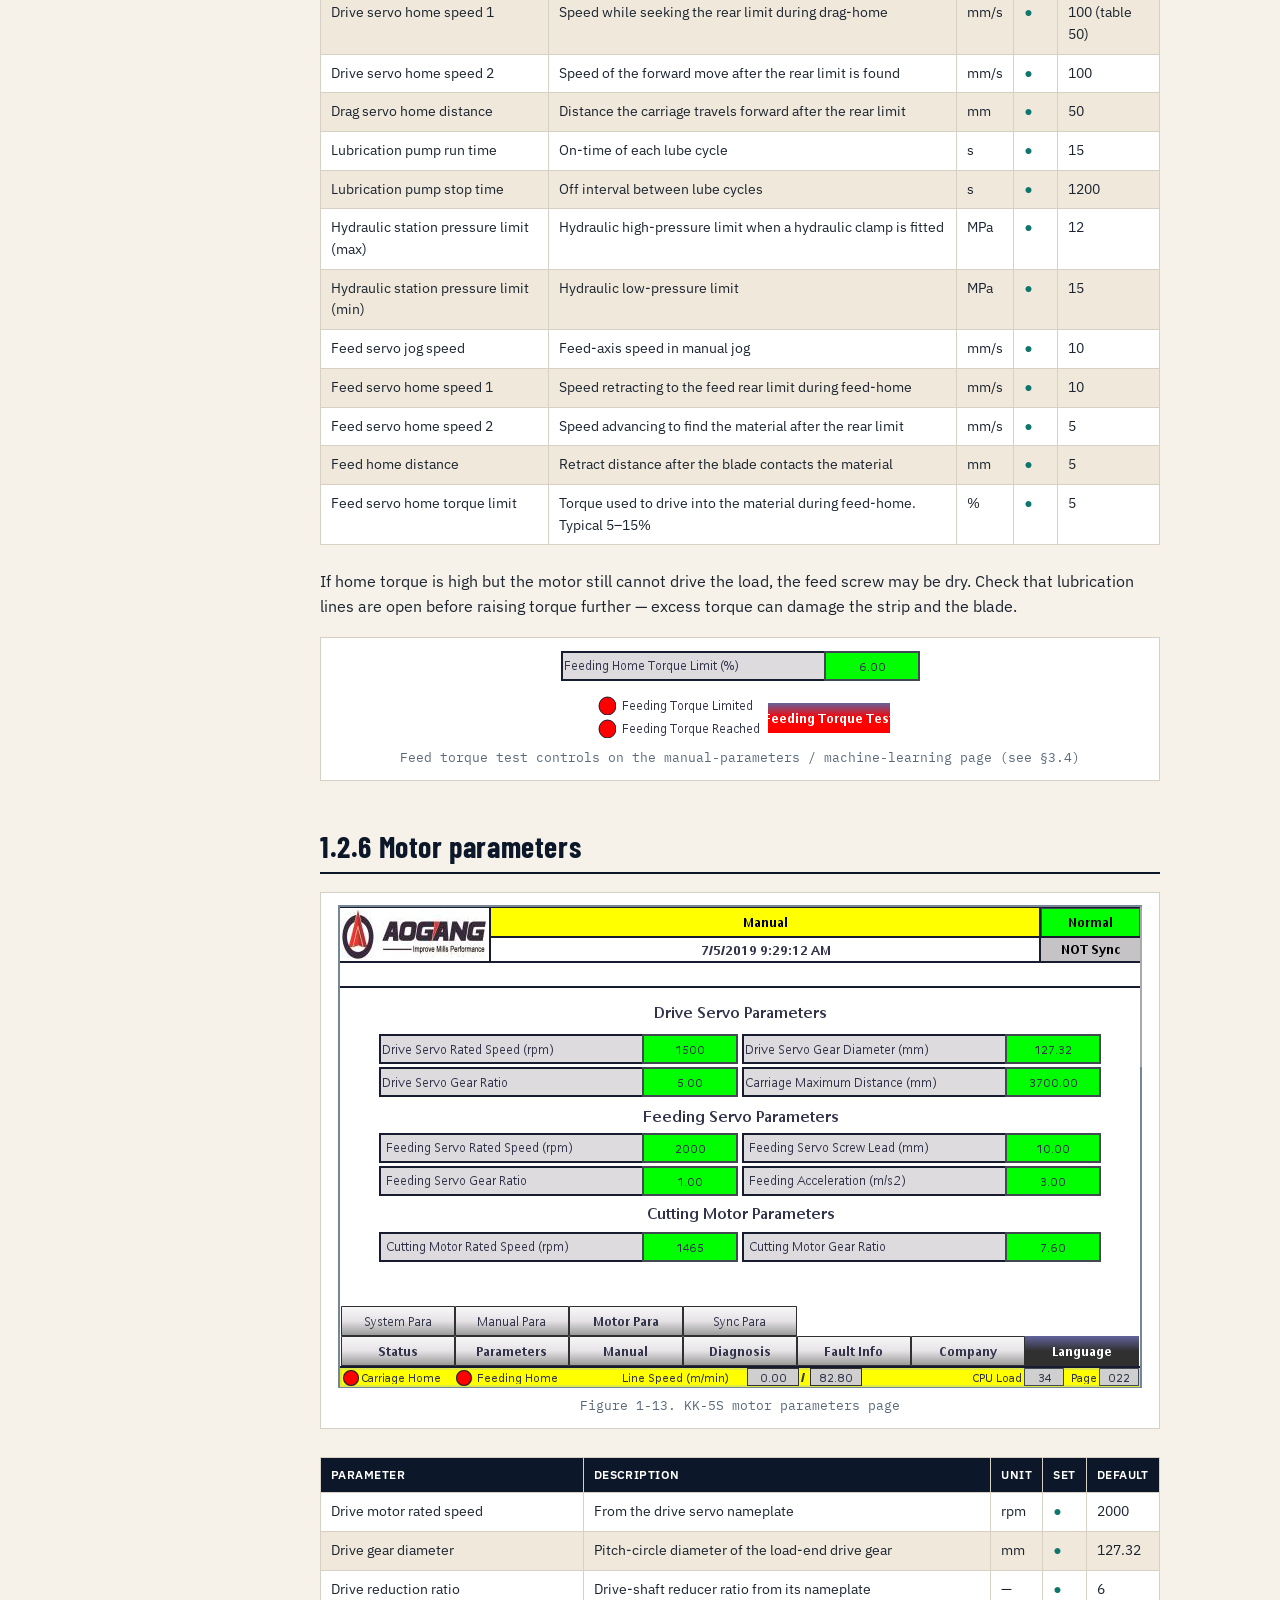
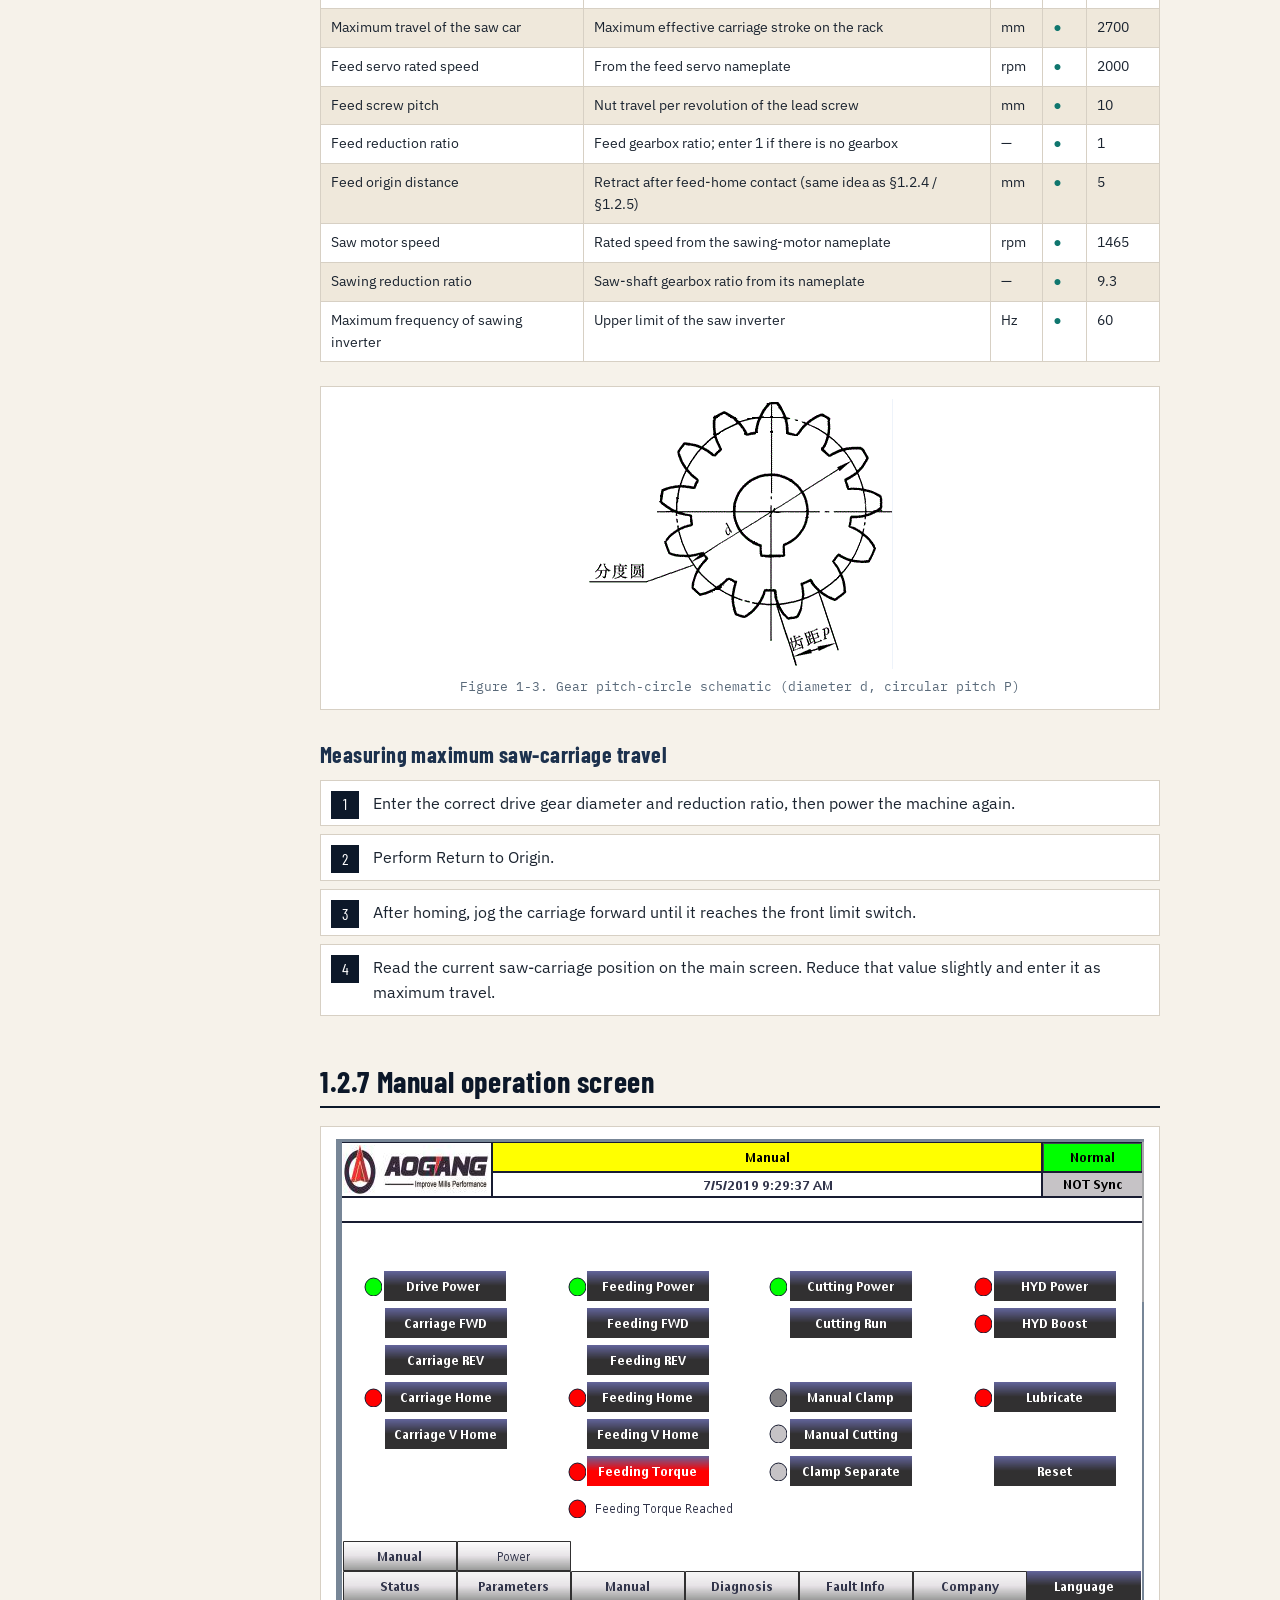
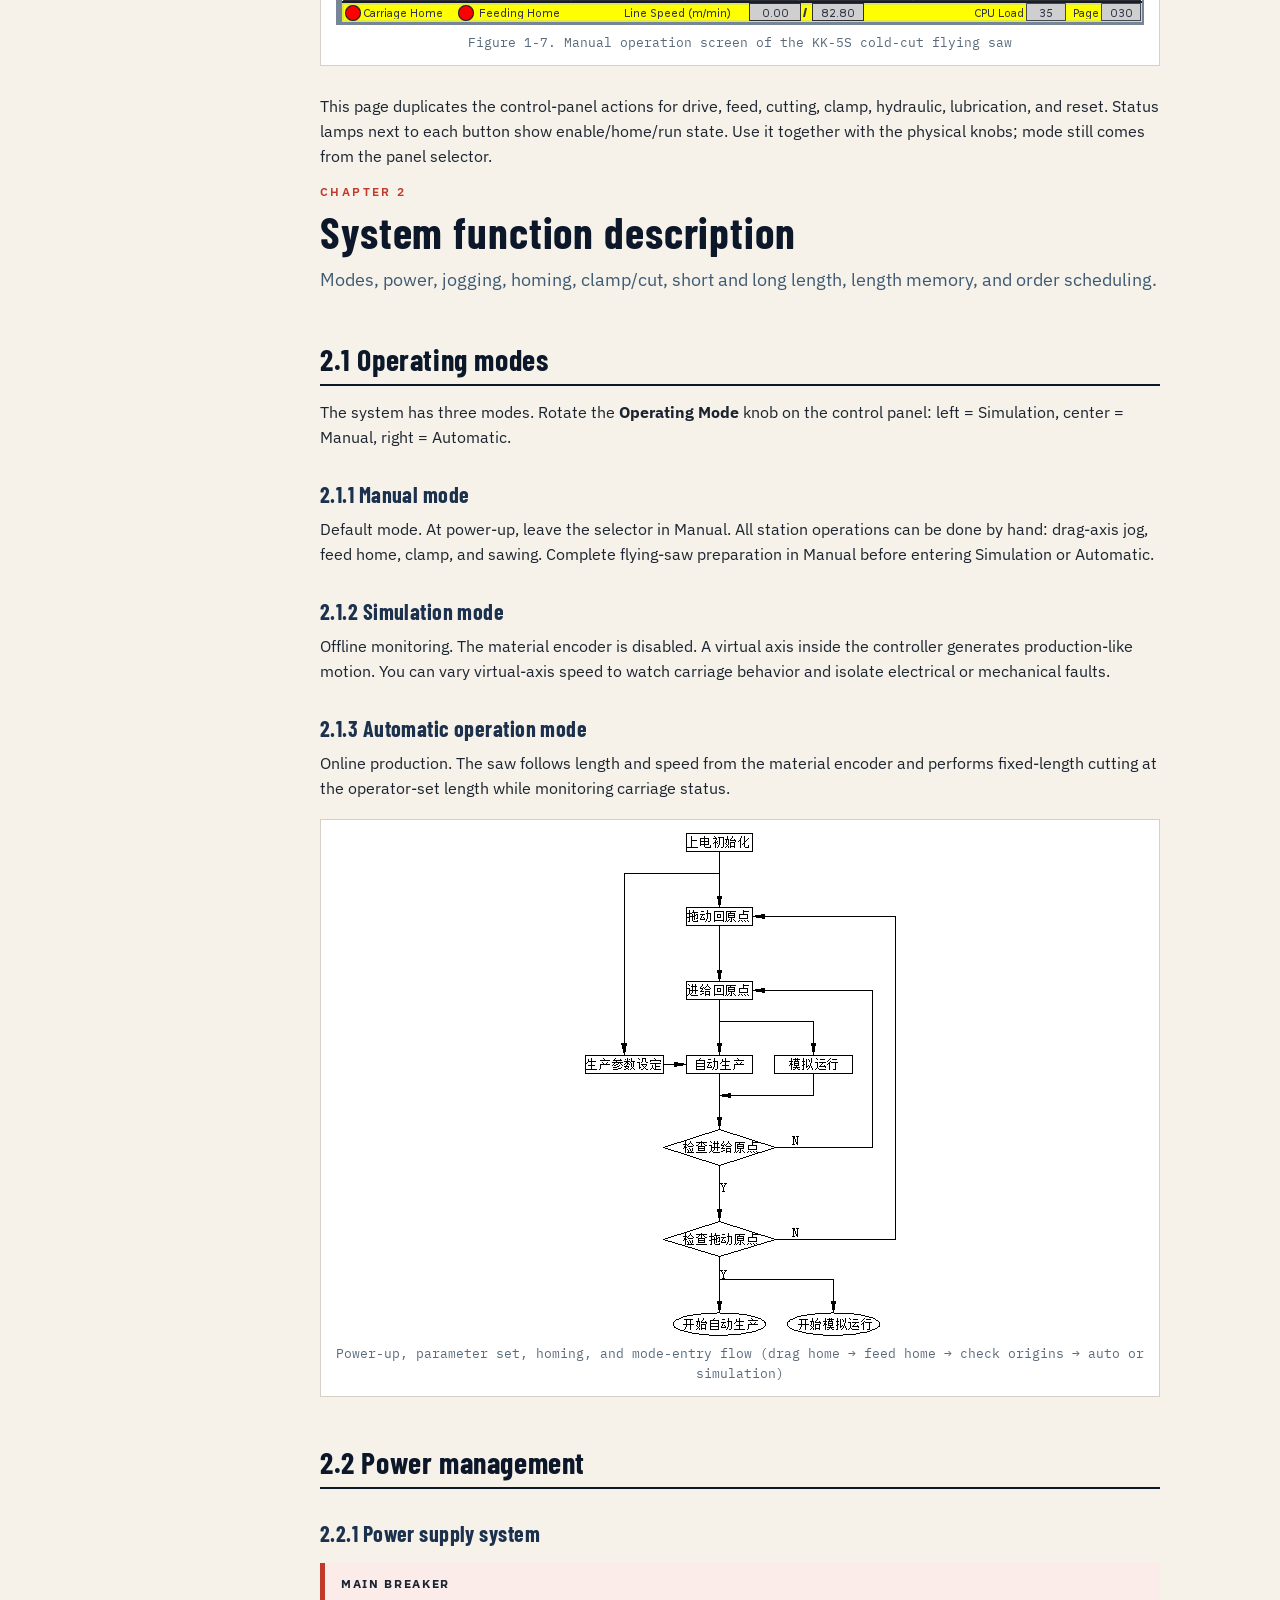
<file: en/print-all.html>
<!DOCTYPE html>
<html lang="en">
<head>
  <meta charset="utf-8">
  <meta name="viewport" content="width=device-width, initial-scale=1">
  <title>KK-5S complete manual — KK-5S Cold-Cut Flying Saw</title>
  <link rel="preconnect" href="https://fonts.googleapis.com">
  <link rel="preconnect" href="https://fonts.gstatic.com" crossorigin>
  <link href="https://fonts.googleapis.com/css2?family=Barlow+Condensed:wght@600;700&family=IBM+Plex+Mono:wght@400;500&family=IBM+Plex+Sans:wght@400;500;600&display=swap" rel="stylesheet">
  <link rel="stylesheet" href="../assets/css/manual.css">
</head>
<body>
  <a class="skip" href="#content">Skip to content</a>
  <button class="menu-btn" type="button" aria-label="Open menu">☰</button>
  <aside class="sidebar">
    <div class="brand">
      <img src="../assets/img/logo-aogang-header.jpeg" alt="AOGANG">
      <div class="model">KK-5S</div>
      <div class="sub">Cold-cut flying saw</div>
      <div class="lang-switch">
        <a class="" href="../print-all.html" hreflang="es">ES</a>
        <a class="active" href="print-all.html" hreflang="en">EN</a>
      </div>
    </div>
    <div class="search-wrap">
      <input id="manual-search" type="search" placeholder="Search the manual…" autocomplete="off">
      <div id="search-results" class="search-results"></div>
    </div>
    <nav class="nav">
      <div class="group">Manual</div>
      <a href="index.html">Cover &amp; quick start</a>
      <a href="safety.html">Safety precautions</a>
      <a href="../descargas/KK-5S-User-Manual-EN.pdf">Download PDF</a>
      <div class="group">Chapter 1</div>
      <a href="parameters.html">Parameter description</a>
      <a class="sub" href="parameters.html#screen-overview">1.1 Screen overview</a>
      <a class="sub" href="parameters.html#main-page">1.2.1 Main page</a>
      <a class="sub" href="parameters.html#length">1.2.2 Length scheduling</a>
      <a class="sub" href="parameters.html#tube">1.2.3 Tube type</a>
      <a class="sub" href="parameters.html#system">1.2.4 System parameters</a>
      <a class="sub" href="parameters.html#manual-params">1.2.5 Manual parameters</a>
      <a class="sub" href="parameters.html#motor">1.2.6 Motor parameters</a>
      <div class="group">Chapter 2</div>
      <a href="functions.html">System functions</a>
      <a class="sub" href="functions.html#modes">2.1 Operating modes</a>
      <a class="sub" href="functions.html#power">2.2 Power management</a>
      <a class="sub" href="functions.html#home">2.4 Homing</a>
      <div class="group">Chapter 3</div>
      <a href="operation.html">Operating instructions</a>
      <a class="sub" href="operation.html#power-on">3.1 Power-on</a>
      <a class="sub" href="operation.html#cut">3.6 Manual cutting</a>
      <a class="sub" href="operation.html#auto">3.8 Automatic mode</a>
      <a class="sub" href="operation.html#sync">3.12 Synchronization</a>

    </nav>
    <div class="sidebar-foot">Shijiazhuang Aogang Machinery<br>Mayo 2019 · V1.36</div>
  </aside>
  <div class="main">
    <div class="topbar">
      <div class="crumb">Print</div>
      <div class="lang-inline">
        <a class="" href="../print-all.html">ES</a>
        <a class="active" href="print-all.html">EN</a>
        <span class="meta">KK-5S · User manual V1.36</span>
      </div>
    </div>
    <article id="content" class="content">
<section class="print-chapter">

      <div class="hero">
        <div class="kicker" style="color:#f0b8b0">Operator manual</div>
        <h1>KK-5S Cold-Cut Flying Saw</h1>
        <p class="lede">Control-system user manual for the AOGANG mill-line flying saw. Covers HMI parameters, homing, simulation, automatic cutting, and synchronization.</p>
        <div class="hero-logos">
          <img src="../assets/img/logo-aogang-header.jpeg" alt="AOGANG">
          <img src="../assets/img/logo-kaikong.jpeg" alt="KaiKong">
        </div>
        <div class="badges">
          <span class="badge">Aogang Machinery</span>
          <span class="badge">KaiKong KK-5S</span>
          <span class="badge">May 2019 V1.36</span>
        </div>
      </div>
      <div class="callout danger">
        <strong>Read safety first</strong>
        Moving saw carriages, rotating blades, and live cabinet voltage can cause severe injury. Complete <a href="safety.html">Safety precautions</a> before power-up, homing, or production.
      </div>
      <h2>Quick start</h2>
      <p>Use this sequence after a cold start. Details and abort conditions are in <a href="operation.html">Chapter 3</a>.</p>
      <ol class="steps">
        <li>Close the main cabinet breaker, then press the control-panel power button. Wait until Drive, Feed, and Sawing power lamps are steady (~60 s). Do not operate during initialization.</li>
        <li>Confirm the mode selector is in <strong>Manual</strong>. If the clamp is hydraulic, start the hydraulic unit.</li>
        <li>Home the drag (saw-carriage) axis, then home the feed axis with material clamped in the fixture. Reset cancels either move.</li>
        <li>Enter length and tube/saw-blade parameters. Press <strong>Calculate</strong> and confirm maximum line speed is acceptable.</li>
        <li>Prove the cut with a manual static cut. The forming mill must be stationary.</li>
        <li>Run <strong>Simulation</strong> with an empty fixture to verify carriage motion, then switch to <strong>Automatic</strong> only after material is in the clamp and both axes are at home.</li>
      </ol>
      <h2>Contents</h2>
      <div class="cards">
        <a class="card" href="safety.html">
          <div class="num">00</div>
          <h3>Safety precautions</h3>
          <p>Mechanical and electrical rules that apply to every procedure in this manual.</p>
        </a>
        <a class="card" href="parameters.html">
          <div class="num">01</div>
          <h3>Parameter description</h3>
          <p>HMI map, factory defaults, and the meaning of every production and servo setting.</p>
        </a>
        <a class="card" href="functions.html">
          <div class="num">02</div>
          <h3>System functions</h3>
          <p>Modes, power, jog, homing, clamp/cut, short/long length, and length memory.</p>
        </a>
        <a class="card" href="operation.html">
          <div class="num">03</div>
          <h3>Operating instructions</h3>
          <p>Power-on through automatic production, schedules, memory points, and encoder sync.</p>
        </a>
      </div>
      <h2>Downloads</h2>
      <p>Offline copies. The PDF is the full manual with HMI screenshots.</p>
      <div class="cards">
        <a class="card" href="descargas/KK-5S-Manual-Operacion-ES.pdf" download>
          <div class="num">PDF</div>
          <h3>Spanish manual</h3>
          <p>Single file for print, phone, or shop-floor USB.</p>
        </a>
        <a class="card" href="descargas/KK-5S-User-Manual-EN.pdf" download>
          <div class="num">PDF</div>
          <h3>English manual</h3>
          <p>Full English operator manual, same figures and tables.</p>
        </a>
        <a class="card" href="descargas/KK-5S-manual-offline.zip" download>
          <div class="num">ZIP</div>
          <h3>Offline website</h3>
          <p>HTML + images. Open <code>index.html</code> in any browser.</p>
        </a>
        <a class="card" href="original/Cold_Cutting_Flying_Saw_Instruction_Manual.docx" download>
          <div class="num">DOCX</div>
          <h3>Original Word file</h3>
          <p>Factory English manual, May 2019 V1.36.</p>
        </a>
      </div>
      <h2>About this edition</h2>
      <p>Source document: <em>76 Cold-Cut Flying Saw User Manual</em>, Shijiazhuang Aogang Machinery Co., Ltd., May 2019 V1.36. The HMI screenshots and diagrams are taken from that file. The original Word file is stored at <a href="original/Cold_Cutting_Flying_Saw_Instruction_Manual.docx">original/Cold_Cutting_Flying_Saw_Instruction_Manual.docx</a>. Spanish edition: <a href="../index.html">../index.html</a>.</p>
      <p>On HMI tables, <span class="dot-set">●</span> means the operator can set the value; <span class="dot-ro">○</span> means display-only. Where the original English translation used inconsistent units, the detailed description is treated as the authority and the table unit is noted.</p>

</section>
<section class="print-chapter">

      <div class="kicker">Required reading</div>
      <h1>Safety precautions</h1>
      <p class="lede">These instructions are the minimum requirements for personal safety. All operations in later chapters must also comply with them.</p>
      <div class="callout danger">
        <strong>Consequence of operating error</strong>
        If an operating error occurs while the flying saw is connected to the mill, it can damage the machinery and cause personal injury.
      </div>
      <h2>Mechanical</h2>
      <ul>
        <li>Non-professionals must not set up, disassemble, or repair the equipment without supervision.</li>
        <li>Do not touch any moving parts of the equipment while it is in operation.</li>
        <li>When performing mechanical maintenance or troubleshooting, ensure that the saw carriage is in the <strong>disengaged</strong> position.</li>
        <li>Follow the steps and instructions in this user manual.</li>
      </ul>
      <h2>Electrical</h2>
      <ul>
        <li>Inspection, maintenance, and repair of the electrical system must be performed by personnel qualified to operate electrical systems.</li>
        <li>Before opening the main control cabinet, confirm that power has been completely shut off.</li>
        <li>Do not touch any internal electrical components or terminal blocks while power is on (when the green light on the main control cabinet panel is lit).</li>
        <li>Do not touch the terminal blocks inside the cabinet within <strong>5 minutes</strong> of turning off the power.</li>
        <li>Ground the grounding terminal inside the cabinet.</li>
        <li>Do not modify this product (including adding electrical components, using the power supply inside the cabinet, or adding wiring).</li>
      </ul>
      <div class="callout warn">
        <strong>Cabinet power</strong>
        Once the main circuit breaker is closed, the red power indicator on the cabinet door stays lit and the cabinet interior is energized. Unqualified personnel must stay away from the cabinet.
      </div>
      <h2>Process hazards called out later in this manual</h2>
      <ul>
        <li><a href="operation.html#cut">Manual cutting</a> — if the forming mill moves during a static cut, the saw blade can be destroyed.</li>
        <li><a href="operation.html#sim">Simulation</a> — material in the fixture, or mill motion during simulation, can overturn the saw carriage.</li>
        <li><a href="operation.html#torque">Feed homing on thin wall</a> — wall thickness under about 1 mm can bend and record a false origin.</li>
        <li><a href="operation.html#memory">Memory-point resume</a> — moving the strip after a stop makes the stored length wrong and can produce an over-length part.</li>
      </ul>

</section>
<section class="print-chapter">

      <div class="kicker">Chapter 1</div>
      <h1>Parameter description</h1>
      <p class="lede">The KK-5S touchscreen is the primary station for production settings and status. This chapter maps every page and documents each parameter.</p>

      <h2 id="screen-overview">1.1 Screen overview</h2>
      <p>On each screen there are two rows of switching buttons at the bottom. The bottom row is primary navigation and is shown on every page. The top row is secondary navigation and appears only for the active primary page.</p>
      <figure>
        <img src="../assets/img/fig-1-1-topology.png" alt="Figure 1-1. Touchscreen topology for the KK-5S cold-cut flying saw control system">
        <figcaption>Figure 1-1. Touchscreen topology for the KK-5S cold-cut flying saw control system</figcaption>
      </figure>
      <figure>
        <img src="../assets/img/fig-1-2-main.png" alt="Figure 1-2. Main screen of the KK-5S cold-cut flying saw control system">
        <figcaption>Figure 1-2. Main screen of the KK-5S cold-cut flying saw control system</figcaption>
      </figure>
      <ul>
        <li><strong>Production Status</strong> — Production Status, Length Settings, Pipe Type Parameters, and Simulation Status. Daily length, quantity, and material parameters live here.</li>
        <li><strong>System Settings</strong> — System Parameters, Manual Parameters, and Motor Parameters (plus Sync Parameters on the HMI).</li>
        <li><strong>Manual Operation</strong> — jog, home, clamp, cut, and axis power buttons.</li>
        <li><strong>System Diagnostics</strong> — inputs, outputs, and current.</li>
        <li><strong>Alarm Information</strong> — current alarms and historical alarms.</li>
        <li><strong>Company Information</strong> — manufacturer contact details.</li>
        <li><strong>Language</strong> — Chinese / English.</li>
      </ul>

      <h2 id="main-page">1.2.1 Main page</h2>
      <p>The main page is the production-status view shown in Figure 1-2. Values above the divider are also visible from other windows.</p>
      <div class="table-wrap">
        <table>
          <thead><tr><th>Parameter</th><th>Description</th><th>Unit</th><th>Set</th><th>Default</th></tr></thead>
          <tbody>
            <tr><td>Production line speed</td><td>Current mill speed in automatic mode; live display</td><td>m/min</td><td class="dot-ro">○</td><td>—</td></tr><tr><td>Maximum line speed</td><td>Maximum allowed speed for the current parameters</td><td>m/min</td><td class="dot-ro">○</td><td>—</td></tr><tr><td>Current material length</td><td>Distance this piece has already advanced</td><td>mm</td><td class="dot-ro">○</td><td>—</td></tr><tr><td>Current cut length</td><td>Cut-off length of the active job (see §3.9)</td><td>mm</td><td class="dot-ro">○</td><td>—</td></tr><tr><td>Current saw-carriage position</td><td>Carriage position relative to origin</td><td>mm</td><td class="dot-ro">○</td><td>—</td></tr><tr><td>Current feed position</td><td>Feed position relative to origin</td><td>mm</td><td class="dot-ro">○</td><td>—</td></tr><tr><td>Quantity produced</td><td>Pieces already produced on the current order; ±1 for tracking</td><td>pieces</td><td class="dot-ro">○</td><td>—</td></tr><tr><td>Set production quantity</td><td>Target quantity of the current schedule</td><td>pieces</td><td class="dot-ro">○</td><td>—</td></tr>
          </tbody>
        </table>
      </div>
      <p>When operating in automatic mode, keep mill speed at or below the displayed maximum line speed.</p>

      <h2 id="length">1.2.2 Length scheduling page</h2>
      <figure>
        <img src="../assets/img/fig-1-3-length.png" alt="Figure 1-3. KK-5S length scheduling page">
        <figcaption>Figure 1-3. KK-5S length scheduling page</figcaption>
      </figure>
      <div class="table-wrap">
        <table>
          <thead><tr><th>Parameter</th><th>Description</th><th>Unit</th><th>Set</th><th>Default</th></tr></thead>
          <tbody>
            <tr><td>Orders 1–10 set length</td><td>Cut length for each order. Range 0–104,857.5. Selected order length must not be 0</td><td>mm</td><td class="dot-set">●</td><td>6000</td></tr><tr><td>Orders 1–10 set quantity</td><td>Pieces for each order. Quantity 0 means unlimited</td><td>pieces</td><td class="dot-set">●</td><td>6666</td></tr><tr><td>Current production order number</td><td>Currently selected order</td><td>—</td><td class="dot-ro">○</td><td>—</td></tr><tr><td>Current production length</td><td>Length of the selected order</td><td>mm</td><td class="dot-ro">○</td><td>—</td></tr><tr><td>Current quantity</td><td>Pieces produced so far on the selected order</td><td>pieces</td><td class="dot-ro">○</td><td>—</td></tr>
          </tbody>
        </table>
      </div>
      <div class="callout note">
        <strong>Scheduling</strong>
        If you do not need multi-order scheduling, use a single enabled order for the production length. The order’s <em>Select / ENB</em> state must be on, or that length is not executed.
      </div>

      <h2 id="tube">1.2.3 Tube type parameters</h2>
      <figure>
        <img src="../assets/img/fig-1-4-tube.png" alt="Figure 1-4. KK-5S pipe / tube profile parameters page">
        <figcaption>Figure 1-4. KK-5S pipe / tube profile parameters page</figcaption>
      </figure>
      <div class="table-wrap">
        <table>
          <thead><tr><th>Parameter</th><th>Description</th><th>Unit</th><th>Set</th><th>Default</th></tr></thead>
          <tbody>
            <tr><td>Feed distance</td><td>Feed-axis travel during the cut. Round tube: enter diameter. Square / special: equivalent feed for a full cut</td><td>mm</td><td class="dot-set">●</td><td>32</td></tr><tr><td>Material wall thickness</td><td>Shown when Round Tube is selected; sets slow-feed zones at both walls</td><td>mm</td><td class="dot-set">●</td><td>2</td></tr><tr><td>Slow-speed % first segment</td><td>Square / special only: slow-feed zone at the start of the cut (typical 5–10%)</td><td>%</td><td class="dot-set">●</td><td>10</td></tr><tr><td>Slow-speed % final segment</td><td>Square / special only: slow-feed zone at the end of the cut (typical 20–45%)</td><td>%</td><td class="dot-set">●</td><td>20</td></tr><tr><td>Tube type</td><td>Round, square, or special-shaped</td><td>—</td><td class="dot-set">●</td><td>—</td></tr><tr><td>Feed per tooth, initial</td><td>Low-speed tooth feed at the start of the cut</td><td>mm</td><td class="dot-set">●</td><td>0.04</td></tr><tr><td>Feed per tooth, high-speed</td><td>Tooth feed in the high-speed portion of the cut</td><td>mm</td><td class="dot-set">●</td><td>0.08</td></tr><tr><td>Feed per tooth, final</td><td>Low-speed tooth feed at the end of the cut</td><td>mm</td><td class="dot-set">●</td><td>0.04</td></tr><tr><td>Saw blade linear speed</td><td>Peripheral speed at the tooth tip. Must satisfy: linear speed × 1000 × reduction / (diameter × π) &lt; saw-motor max speed</td><td>m/min</td><td class="dot-set">●</td><td>200</td></tr><tr><td>Number of saw-blade teeth</td><td>Actual tooth count. Wrong value shortens blade life or blocks the cycle</td><td>teeth</td><td class="dot-set">●</td><td>200</td></tr><tr><td>Saw blade diameter</td><td>Actual diameter. Re-measure after regrinding</td><td>mm</td><td class="dot-set">●</td><td>350</td></tr><tr><td>Recommended cutting time</td><td>Calculated from current tube and blade data; a conservative blade-protection reference</td><td>s</td><td class="dot-ro">○</td><td>—</td></tr><tr><td>Maximum production speed</td><td>Maximum line speed at current parameters</td><td>m/min</td><td class="dot-ro">○</td><td>—</td></tr>
          </tbody>
        </table>
      </div>
      <div class="param">
        <h4>Wall thickness vs. slow-speed percentages</h4>
        <div class="meta-row"><span>Round: wall thickness</span><span>Square / special: first &amp; last %</span></div>
        <p>During feed, zones that need more cutting force (tube walls) run at the low-speed tooth feed to protect the blade; after those zones the axis returns to high-speed tooth feed. Too large a slow zone costs cycle time; too small a zone can shatter the blade. For square tube, wall thickness and exit angle both change the percentages — inspect the cutting curve after material identification and trim the values.</p>
      </div>
      <div class="param">
        <h4>Feed per tooth (STFL)</h4>
        <div class="meta-row"><span>Round typical: 0.03–0.05 mm slow / 0.08–0.12 mm high</span><span>Square typical: 0.01–0.07 mm slow / 0.1–0.14 mm high</span></div>
        <p>STFL is the feed-axis move per one tooth of blade rotation. Start from the blade manufacturer’s chart, then trim to the cut. Too high damages the blade; too low only slows the mill.</p>
      </div>

      <h2 id="system">1.2.4 System parameters</h2>
      <figure>
        <img src="../assets/img/fig-1-12-system.png" alt="Figure 1-12. KK-5S system parameters page">
        <figcaption>Figure 1-12. KK-5S system parameters page</figcaption>
      </figure>
      <div class="table-wrap">
        <table>
          <thead><tr><th>Parameter</th><th>Description</th><th>Unit</th><th>Set</th><th>Default</th></tr></thead>
          <tbody>
            <tr><td>Saw-car forward acceleration</td><td>Acceleration on the forward (tracking) segment</td><td>m/s²</td><td class="dot-set">●</td><td>3</td></tr><tr><td>Saw-car forward deceleration</td><td>Deceleration on the forward segment</td><td>m/s²</td><td class="dot-set">●</td><td>4</td></tr><tr><td>Saw-car return acceleration</td><td>Acceleration on the return segment</td><td>m/s²</td><td class="dot-set">●</td><td>4</td></tr><tr><td>Saw-car return deceleration</td><td>Deceleration on the return segment</td><td>m/s²</td><td class="dot-set">●</td><td>3</td></tr><tr><td>Saw-car jerk</td><td>Jerk of the drive feed motor on forward and return strokes</td><td>m/s³</td><td class="dot-set">●</td><td>50</td></tr><tr><td>Clamping delay</td><td>After the carriage reaches the sync zone, wait this long before outputting clamp</td><td>s</td><td class="dot-set">●</td><td>0.05</td></tr><tr><td>Cut-off delay</td><td>Time allotted for the clamp to actuate after the clamp command</td><td>s</td><td class="dot-set">●</td><td>0.01</td></tr><tr><td>Return delay</td><td>After the blade is back at origin and unclamp is output, wait this long before decelerating the carriage</td><td>s</td><td class="dot-set">●</td><td>0.01</td></tr><tr><td>Slow-speed allowance (outer)</td><td>Allowance outside the wall-thickness slow zone (covers mechanical error)</td><td>mm</td><td class="dot-set">●</td><td>1 (HMI example 0.05)</td></tr><tr><td>Slow-speed allowance (inner)</td><td>Allowance inside the wall-thickness slow zone</td><td>mm</td><td class="dot-set">●</td><td>1 (HMI example 0.10)</td></tr><tr><td>Distance to feed origin</td><td>After feed-home contact, the blade retracts this distance</td><td>mm</td><td class="dot-set">●</td><td>5</td></tr><tr><td>Feed acceleration</td><td>Acceleration of the feed servo</td><td>m/s²</td><td class="dot-set">●</td><td>2</td></tr><tr><td>Real-time clock</td><td>Controller clock set / read</td><td>—</td><td class="dot-set">●</td><td>—</td></tr>
          </tbody>
        </table>
      </div>
      <div class="callout warn">
        <strong>Closed-loop carriage motion</strong>
        The carriage is closed-loop: acceleration/deceleration curves are built from these values while the drive shaft tracks strip speed. Too high → motor load and overshoot into the sync or zero-speed zones, which hurts position and settling time. Too low → slower mill speed. Set from the actual mechanical mass.
      </div>
      <p>Clamping delay exists because the carriage overshoots slightly when it enters the sync zone. Clamping during that overshoot can desynchronize the cut. Do not set the delay larger than needed — it reduces maximum line speed.</p>

      <h2 id="manual-params">1.2.5 Manual parameters</h2>
      <figure>
        <img src="../assets/img/fig-1-12-manual-params.png" alt="Figure 1-12 (continued). KK-5S manual parameters page">
        <figcaption>Figure 1-12 (continued). KK-5S manual parameters page</figcaption>
      </figure>
      <div class="table-wrap">
        <table>
          <thead><tr><th>Parameter</th><th>Description</th><th>Unit</th><th>Set</th><th>Default</th></tr></thead>
          <tbody>
            <tr><td>Driven servo jog speed</td><td>Carriage speed during manual forward/reverse</td><td>mm/s</td><td class="dot-set">●</td><td>100</td></tr><tr><td>Drive servo home speed 1</td><td>Speed while seeking the rear limit during drag-home</td><td>mm/s</td><td class="dot-set">●</td><td>100 (table 50)</td></tr><tr><td>Drive servo home speed 2</td><td>Speed of the forward move after the rear limit is found</td><td>mm/s</td><td class="dot-set">●</td><td>100</td></tr><tr><td>Drag servo home distance</td><td>Distance the carriage travels forward after the rear limit</td><td>mm</td><td class="dot-set">●</td><td>50</td></tr><tr><td>Lubrication pump run time</td><td>On-time of each lube cycle</td><td>s</td><td class="dot-set">●</td><td>15</td></tr><tr><td>Lubrication pump stop time</td><td>Off interval between lube cycles</td><td>s</td><td class="dot-set">●</td><td>1200</td></tr><tr><td>Hydraulic station pressure limit (max)</td><td>Hydraulic high-pressure limit when a hydraulic clamp is fitted</td><td>MPa</td><td class="dot-set">●</td><td>12</td></tr><tr><td>Hydraulic station pressure limit (min)</td><td>Hydraulic low-pressure limit</td><td>MPa</td><td class="dot-set">●</td><td>15</td></tr><tr><td>Feed servo jog speed</td><td>Feed-axis speed in manual jog</td><td>mm/s</td><td class="dot-set">●</td><td>10</td></tr><tr><td>Feed servo home speed 1</td><td>Speed retracting to the feed rear limit during feed-home</td><td>mm/s</td><td class="dot-set">●</td><td>10</td></tr><tr><td>Feed servo home speed 2</td><td>Speed advancing to find the material after the rear limit</td><td>mm/s</td><td class="dot-set">●</td><td>5</td></tr><tr><td>Feed home distance</td><td>Retract distance after the blade contacts the material</td><td>mm</td><td class="dot-set">●</td><td>5</td></tr><tr><td>Feed servo home torque limit</td><td>Torque used to drive into the material during feed-home. Typical 5–15%</td><td>%</td><td class="dot-set">●</td><td>5</td></tr>
          </tbody>
        </table>
      </div>
      <p>If home torque is high but the motor still cannot drive the load, the feed screw may be dry. Check that lubrication lines are open before raising torque further — excess torque can damage the strip and the blade.</p>
      <figure>
        <img src="../assets/img/fig-3-2-torque.png" alt="Feed torque test controls on the manual-parameters / machine-learning page (see §3.4)">
        <figcaption>Feed torque test controls on the manual-parameters / machine-learning page (see §3.4)</figcaption>
      </figure>

      <h2 id="motor">1.2.6 Motor parameters</h2>
      <figure>
        <img src="../assets/img/fig-1-13-motor.png" alt="Figure 1-13. KK-5S motor parameters page">
        <figcaption>Figure 1-13. KK-5S motor parameters page</figcaption>
      </figure>
      <div class="table-wrap">
        <table>
          <thead><tr><th>Parameter</th><th>Description</th><th>Unit</th><th>Set</th><th>Default</th></tr></thead>
          <tbody>
            <tr><td>Drive motor rated speed</td><td>From the drive servo nameplate</td><td>rpm</td><td class="dot-set">●</td><td>2000</td></tr><tr><td>Drive gear diameter</td><td>Pitch-circle diameter of the load-end drive gear</td><td>mm</td><td class="dot-set">●</td><td>127.32</td></tr><tr><td>Drive reduction ratio</td><td>Drive-shaft reducer ratio from its nameplate</td><td>—</td><td class="dot-set">●</td><td>6</td></tr><tr><td>Maximum travel of the saw car</td><td>Maximum effective carriage stroke on the rack</td><td>mm</td><td class="dot-set">●</td><td>2700</td></tr><tr><td>Feed servo rated speed</td><td>From the feed servo nameplate</td><td>rpm</td><td class="dot-set">●</td><td>2000</td></tr><tr><td>Feed screw pitch</td><td>Nut travel per revolution of the lead screw</td><td>mm</td><td class="dot-set">●</td><td>10</td></tr><tr><td>Feed reduction ratio</td><td>Feed gearbox ratio; enter 1 if there is no gearbox</td><td>—</td><td class="dot-set">●</td><td>1</td></tr><tr><td>Feed origin distance</td><td>Retract after feed-home contact (same idea as §1.2.4 / §1.2.5)</td><td>mm</td><td class="dot-set">●</td><td>5</td></tr><tr><td>Saw motor speed</td><td>Rated speed from the sawing-motor nameplate</td><td>rpm</td><td class="dot-set">●</td><td>1465</td></tr><tr><td>Sawing reduction ratio</td><td>Saw-shaft gearbox ratio from its nameplate</td><td>—</td><td class="dot-set">●</td><td>9.3</td></tr><tr><td>Maximum frequency of sawing inverter</td><td>Upper limit of the saw inverter</td><td>Hz</td><td class="dot-set">●</td><td>60</td></tr>
          </tbody>
        </table>
      </div>
      <figure>
        <img src="../assets/img/fig-gear-pitch.png" alt="Figure 1-3. Gear pitch-circle schematic (diameter d, circular pitch P)">
        <figcaption>Figure 1-3. Gear pitch-circle schematic (diameter d, circular pitch P)</figcaption>
      </figure>
      <h3>Measuring maximum saw-carriage travel</h3>
      <ol class="steps">
        <li>Enter the correct drive gear diameter and reduction ratio, then power the machine again.</li>
        <li>Perform Return to Origin.</li>
        <li>After homing, jog the carriage forward until it reaches the front limit switch.</li>
        <li>Read the current saw-carriage position on the main screen. Reduce that value slightly and enter it as maximum travel.</li>
      </ol>

      <h2 id="manual-op">1.2.7 Manual operation screen</h2>
      <figure>
        <img src="../assets/img/fig-1-7-manual-op.png" alt="Figure 1-7. Manual operation screen of the KK-5S cold-cut flying saw">
        <figcaption>Figure 1-7. Manual operation screen of the KK-5S cold-cut flying saw</figcaption>
      </figure>
      <p>This page duplicates the control-panel actions for drive, feed, cutting, clamp, hydraulic, lubrication, and reset. Status lamps next to each button show enable/home/run state. Use it together with the physical knobs; mode still comes from the panel selector.</p>

</section>
<section class="print-chapter">

      <div class="kicker">Chapter 2</div>
      <h1>System function description</h1>
      <p class="lede">Modes, power, jogging, homing, clamp/cut, short and long length, length memory, and order scheduling.</p>

      <h2 id="modes">2.1 Operating modes</h2>
      <p>The system has three modes. Rotate the <strong>Operating Mode</strong> knob on the control panel: left = Simulation, center = Manual, right = Automatic.</p>
      <h3>2.1.1 Manual mode</h3>
      <p>Default mode. At power-up, leave the selector in Manual. All station operations can be done by hand: drag-axis jog, feed home, clamp, and sawing. Complete flying-saw preparation in Manual before entering Simulation or Automatic.</p>
      <h3>2.1.2 Simulation mode</h3>
      <p>Offline monitoring. The material encoder is disabled. A virtual axis inside the controller generates production-like motion. You can vary virtual-axis speed to watch carriage behavior and isolate electrical or mechanical faults.</p>
      <h3>2.1.3 Automatic operation mode</h3>
      <p>Online production. The saw follows length and speed from the material encoder and performs fixed-length cutting at the operator-set length while monitoring carriage status.</p>
      <figure>
        <img src="../assets/img/fig-startup-flow.png" alt="Power-up, parameter set, homing, and mode-entry flow (drag home → feed home → check origins → auto or simulation)">
        <figcaption>Power-up, parameter set, homing, and mode-entry flow (drag home → feed home → check origins → auto or simulation)</figcaption>
      </figure>

      <h2 id="power">2.2 Power management</h2>
      <h3>2.2.1 Power supply system</h3>
      <div class="callout danger">
        <strong>Main breaker</strong>
        After the cabinet breaker is closed, the red door lamp stays lit and the cabinet is live. Unqualified personnel must stay away.
      </div>
      <h3>2.2.2 Power system</h3>
      <p>Press the power button on the control panel to turn main power on or off. On starts initialization; the power-button lamp and the door <strong>RUN</strong> lamp both light. Press again to drop main power.</p>
      <h3>2.2.3 Drive system</h3>
      <p>Servo power starts automatically after power-up. Hold Drive, Feed, or Sawing power for <strong>10 seconds</strong> to drop that servo. After the 20-second power-off protection, hold the same button 10 seconds to restore it. During start, lamps flash then go steady (~15 s) when that axis is in operating mode.</p>
      <h3>2.2.4 Enabling / disabling</h3>
      <p>Enable is applied automatically at power-up. A short press (~1 s) on Drive, Feed, or Sawing power disables that servo; another short press re-enables it. In operating mode the lamp is steady. A flashing lamp means powered but not in operating mode — the motor is de-energized and can be turned by hand. After a servo fault, press the power button to reset, then press again to return to operating mode.</p>
      <div class="callout note">
        <strong>Carriage out of mesh</strong>
        If the saw carriage is out of mesh, the drive servo cannot engage gear to rack while enabled. Disable the drive servo, push the carriage into mesh by hand, then re-enable.
      </div>
      <h3>2.2.5 Servo power-off protection</h3>
      <p>Holding Drive, Feed, or Cutting power more than 5 seconds in Manual drops that servo contactor. The axis cannot be powered again until 20 seconds have elapsed, to avoid damage from rapid start/stop cycles. Buttons are ignored during that window.</p>

      <h2 id="jog">2.3 Jog function</h2>
      <h3>2.3.1 Drag jog</h3>
      <p>In Manual, rotate the jog knob to move the saw carriage forward or reverse. At the front or rear limit the carriage stops and the screen reports the limit. Only the opposite direction remains available.</p>
      <div class="callout warn">
        <strong>Home lost</strong>
        After drag-jog, carriage home is lost. Perform Drag to Home again before run mode.
      </div>
      <h3>2.3.2 Feed jog</h3>
      <p>In Manual, rotate the feed jog knob to advance or retract the feed axis. Front/rear feed limits stop the axis and reverse-only motion applies. Feed origin is lost after feed jog — perform Feed Return to Origin before run mode.</p>

      <h2 id="home">2.4 Drag-to-origin / feed-home</h2>
      <p>After every power-up the KK-5S must complete drag-home and feed-home before Simulation or Automatic.</p>
      <h3>2.4.1 Drag-to-home</h3>
      <p>In Manual, press <strong>Drag to Home</strong> on the control panel. The drag-axis servo must be powered and enabled, and the carriage must sit between the limit switches.</p>
      <div class="seq">
        <strong>Sequence</strong>
        <ol>
          <li>Carriage moves toward home and decelerates to a stop on the rear limit.</li>
          <li>When speed is zero it moves forward 50 mm (the configured drag-home distance).</li>
          <li>That position becomes dragged home.</li>
        </ol>
      </div>
      <p>Press Reset on the panel to cancel the move. Home is also lost after manual carriage moves, emergency stop, or fault alarms — home again before run mode.</p>
      <h3>2.4.2 Manual home position dragging</h3>
      <p>On the touchscreen simulation-status (or manual) page, <strong>Drag Manual Home</strong> records the current carriage position as origin without using the limit switch. Use it when the rear limit has failed, or for debug. Place the carriage near the normal drag-home stop. Do not treat this as the standard home.</p>
      <h3>2.4.3 Feed home</h3>
      <p>In Manual, press <strong>Feed Home</strong>. The feed servo drives forward at a set torque percentage until the tooth tips contact the material; that contact is recorded. It affects cut quality and blade life. Mechanics, pneumatics/hydraulics, and clamp must be healthy, and the workpiece must be held.</p>
      <div class="seq">
        <strong>Sequence</strong>
        <ol>
          <li>Fixture clamps the material.</li>
          <li>Feed carriage retracts at low speed to the rear feed limit and stops.</li>
          <li>Feed advances at low speed until the blade contacts the material and stops.</li>
          <li>Feed motor retracts a fixed distance and stops — feed home is complete.</li>
        </ol>
      </div>
      <div class="callout warn">
        <strong>Thin wall and empty fixture</strong>
        Wall thickness under 1 mm can record a bent-wall origin — home on a thicker or solid piece of the same diameter. With no material, step 3 never finishes; press Reset. If the carriage reaches the front limit the system alarms and returns to the rear limit. If the blade never contacts, raise home torque (see §3.4).
      </div>
      <h3>2.4.4 Manual feed home</h3>
      <p><strong>Manual Feed Home</strong> on the simulation-status page stores the current feed position as origin without material or limits. Put the blade close to the material first. Not a standard home; useful when limits fail or no strip is present.</p>

      <h2 id="clamp-cut">2.5 Clamping and 2.6 cutting</h2>
      <p><strong>Clamp:</strong> in Manual, rotate the clamping knob. Use it to prove the mechanism and chase mechanical faults.</p>
      <p><strong>Cut:</strong> in Manual, with the feed axis at origin, press the manual cut button. This is a single static cut for watching the process and the cut face.</p>
      <div class="seq">
        <strong>Manual cut sequence</strong>
        <ol>
          <li>Fixture clamps.</li>
          <li>Saw motor starts; blade rotates.</li>
          <li>After a two-second delay, the feed motor feeds.</li>
          <li>Cut complete; feed returns to start.</li>
          <li>Fixture releases.</li>
          <li>Saw motor stops.</li>
        </ol>
      </div>

      <h2 id="short-long">2.7 Short-length and long-length</h2>
      <p>These functions cut a length other than the setpoint in Simulation or Automatic so scrap or weld-affected strip can be dropped without stopping the mill.</p>
      <h3>2.7.1 Short-length</h3>
      <p>The manual cut button becomes short-length in Simulation/Automatic when simulated or mill speed is ≤ 60% of maximum line speed. After sawing is complete (the function is inactive during the cut, and inactive above 60% speed):</p>
      <ol>
        <li>The system reads carriage direction.</li>
        <li>If going forward: decelerate to stop, return home at high speed, resume production.</li>
        <li>If returning: accelerate to maximum return speed, home, resume production.</li>
      </ol>
      <h3>2.7.2 Long-length</h3>
      <p>The manual clamp knob becomes long-length in Simulation/Automatic. Turn it to clamped to hold, then to unclamped to resume tracking:</p>
      <ol>
        <li>System reads carriage direction.</li>
        <li>Forward: decelerate, high-speed return home, wait.</li>
        <li>Return: accelerate to max return, home, wait.</li>
        <li>Turn the clamp knob to unclamped.</li>
        <li>Carriage resumes tracking and normal production.</li>
      </ol>

      <h2 id="memory">2.7 Length memory function</h2>
      <p>In Automatic, the controller records the current piece length. After a normal exit, power loss, or fault stop, the next entry to Automatic offers a choice to return to the last saved length.</p>
      <p>Press <strong>Yes / Continue</strong> and the carriage moves to the stored position. Encoder counts are ignored during that move — keep the strip still until the carriage arrives, then production continues. Press <strong>No / Restart</strong> (or start the mill) to skip; the window also closes when material length changes.</p>
      <div class="callout warn">
        <strong>Limits</strong>
        If the strip is moved after leaving Automatic or after a blackout, later encoder changes are not captured. Memory stores only the current piece; a very short length at exit is not saved and the next Automatic start goes straight to production.
      </div>

      <h2 id="scheduling">2.8 Order scheduling</h2>
      <p>Ten length schedules plus tube-type recipes cover mixed-length production. Setup is in <a href="operation.html#schedule">§3.9</a>.</p>

</section>
<section class="print-chapter">

      <div class="kicker">Chapter 3</div>
      <h1>Operating instructions</h1>
      <p class="lede">Field procedures from power-on through automatic production, including torque test, schedules, memory points, and encoder synchronization.</p>

      <h2 id="power-on">3.1 Power-on procedure</h2>
      <ol class="steps">
        <li>With external power connected, close the breaker in the main control cabinet. The front-panel power lamp lights. Press the control-panel power button to start the system. The cabinet power lamp stays on whenever the cabinet is supplied.</li>
        <li>Press the same power button again to shut the system down while it is powered.</li>
        <li>Initialization takes about <strong>60 seconds</strong>. Drive, Feed, and Sawing lamps flash, then go steady when ready. Do not operate before that, or behavior after start can be abnormal.</li>
        <li>If the clamp is hydraulic, start the hydraulic power unit after initialization.</li>
      </ol>

      <h2 id="jog">3.2 Manual forward and reverse feed</h2>
      <p>In Manual, the KK-5S lets you jog the saw carriage and the feed axis from the panel knobs or the Manual Operation page.</p>
      <ul>
        <li><strong>Carriage:</strong> hold the manual feed (drag) knob or hold Manual Feed Forward / Reverse on the HMI. Release to stop. Starts and stops are ramped to protect the motor.</li>
        <li><strong>Feed axis:</strong> hold the feed knob or Feed Forward / Feed Back on the HMI. Release to stop.</li>
      </ul>

      <h2 id="home">3.3 Dragging the feed axis to home</h2>
      <p>Both the drag axis and the feed axis must be at origin before Simulation or Automatic.</p>
      <h3>3.3.1 Dragging to home</h3>
      <p>Home is the position after the carriage finds the rear limit. If that switch is faulty, use manual drag-home.</p>
      <p><strong>Drive home:</strong> press Drive Home on the panel or on the Manual Operation page.</p>
      <div class="seq">
        <strong>Sequence</strong>
        <ol>
          <li>Carriage moves toward origin and decelerates to a stop on the rear limit.</li>
          <li>When speed is zero it moves forward by the configured drag-to-origin distance.</li>
          <li>Current position becomes dragged origin.</li>
        </ol>
      </div>
      <p><strong>Manual home:</strong> press Drag Manual Home on the Manual Operation page. The current position is used as home for later simulation/automatic cycles. Leave enough room for carriage travel.</p>
      <p>Reset stops a home in progress; the carriage stays where it is.</p>
      <h3>3.3.2 Feed home</h3>
      <p>Feed home is the contact point of blade on material. Material must be in the fixture; otherwise use Feed Manual Home.</p>
      <p>Press Feed Home on the panel or HMI.</p>
      <div class="seq">
        <strong>Sequence</strong>
        <ol>
          <li>Fixture clamps.</li>
          <li>Feed retracts to the rear feed limit and stops.</li>
          <li>Feed advances until the blade contacts the workpiece and stops.</li>
          <li>Feed returns to the feed-home offset; that position is feed home.</li>
        </ol>
      </div>
      <div class="callout warn">
        <strong>Thin wall</strong>
        A thin wall can bend during feed-home and record a false origin. Home on the same diameter with a thicker wall or a solid bar.
      </div>

      <h2 id="torque">3.4 Feed torque test</h2>
      <p>After long running, feed-home may need more torque. Run the torque test on the Machine Learning / Manual Parameters page so feed-home still works.</p>
      <figure>
        <img src="../assets/img/fig-3-2-torque.png" alt="Figure 3-2. Feed torque test function">
        <figcaption>Figure 3-2. Feed torque test function</figcaption>
      </figure>
      <ol class="steps">
        <li>Press <strong>Feed Torque Test</strong>. When <em>Feed Torque Limit Enabled</em> turns green, press Manual Feed Forward.</li>
        <li>The feed axis moves at the home torque limit. If it hits excess resistance (dry lube circuit, or blade on material) it stops and <em>Feed Torque Limit Reached</em> turns green.</li>
        <li>Press Feed Torque Test again so the enable lamp goes red, jog the blade out of the fixture, load material, and run a normal home.</li>
      </ol>
      <p>Drive-torque for feed-home is typically <strong>1–15%</strong>. If a high value still cannot move the axis, inspect lubrication before raising it again.</p>

      <h2 id="clamp">3.5 Manual clamping</h2>
      <p>Use Manual clamping to test the fixture. Open air for a pneumatic clamp, or start the hydraulic unit for a hydraulic clamp. In Manual, turn the knob to Clamp or Release.</p>
      <ul>
        <li>After clamp, see whether the material still wobbles.</li>
        <li>After one manual cut, push the cut piece inward from both ends of the fixture and snug it. A stepped gap shows angular error in the fixture.</li>
      </ul>

      <h2 id="cut">3.6 Manual cutting</h2>
      <p>Manual mode performs one static cut. Use it for odd lengths and to judge cut quality.</p>
      <p><strong>Before the cut:</strong></p>
      <ol class="steps">
        <li>System is in Manual.</li>
        <li>Hydraulic clamp (if fitted) is on and at pressure.</li>
        <li>Feed axis has been homed and is at home.</li>
        <li>The forming mill will not move in any way. Forward or reverse mill motion during a static cut can destroy the blade.</li>
        <li>Pipe parameters are correct.</li>
        <li>Material is in the fixture.</li>
      </ol>
      <p>Press Manual Cut on the panel or HMI. Sequence is clamp → saw motor on → 2 s delay → feed → return → unclamp → saw motor off. If the fixture does not hold, the cut sounds wrong, or the mill starts, hit emergency stop to protect the blade.</p>

      <h2 id="sim">3.7 Enable simulation</h2>
      <p>Simulation drives the flying saw from a virtual axis with the material encoder off. Vary virtual speed to check carriage motion and to isolate electrical/mechanical faults.</p>
      <p><strong>Prepare:</strong></p>
      <ol class="steps">
        <li>Power-up complete; selector in Manual.</li>
        <li>Absolutely no material in the fixture (including strip from the mill).</li>
        <li>Drive axis homed and at home.</li>
        <li>Feed axis homed or manually homed and in a safe position.</li>
        <li>The forming mill will not move. Mill motion in simulation can overturn the saw carriage.</li>
        <li>Length and tube parameters are correct.</li>
        <li>Set simulation speed.</li>
      </ol>
      <p>Turn the mode selector to Simulation. The blade runs, the virtual axis ticks at the set speed, the carriage tracks, the feed cuts, then the carriage finishes its forward stroke and returns home for the next cycle. Turn the selector to Manual to exit; the carriage finishes the current cut and homes before leaving simulation.</p>

      <h2 id="auto">3.8 Enabling automatic mode</h2>
      <p>Automatic is online production: length and speed come from the material encoder.</p>
      <p><strong>Prepare:</strong></p>
      <ol class="steps">
        <li>Power-up complete; selector in Manual.</li>
        <li>Mill strip is in the clamping fixture.</li>
        <li>Air or hydraulic clamp is on and working.</li>
        <li>Drive axis homed and at home.</li>
        <li>Feed axis homed and at home.</li>
        <li>Length and tube parameters are correct.</li>
      </ol>
      <p>Turn the selector to Automatic. The blade starts, the encoder records strip position, and after the mill starts the carriage tracks, the feed cuts, the carriage finishes forward travel, then returns home for the next piece.</p>
      <div class="callout note">
        <strong>Exit</strong>
        First decelerate and stop the upstream mill. When the mill is still, turn the selector to Manual. The system stores carriage and material positions (see §3.10) and creeps to origin. Automatic ends when origin is reached.
      </div>

      <h2 id="schedule">3.9 Setting up production schedules</h2>
      <p>Length is set through ten built-in schedules. Each schedule has a length, a quantity, and an enable.</p>
      <figure>
        <img src="../assets/img/fig-3-3-schedule.png" alt="Figure 3-3. Length batch / order settings (Order 1 selected and in process)">
        <figcaption>Figure 3-3. Length batch / order settings (Order 1 selected and in process)</figcaption>
      </figure>
      <p>In automatic production the system runs enabled orders in ascending number. A lit <em>In Production</em> lamp marks the active order; a light-green background marks completed orders. Buttons above the list:</p>
      <ul>
        <li><strong>Calculate</strong> — computes maximum feasible mill speed from cutting time and the selected order’s length. Results appear on the main, tube-parameter, and simulation pages. In run mode this also lets you trim the current length without stopping.</li>
        <li><strong>Next Order</strong> — in Automatic or Simulation, jump to the next enabled order without stopping or changing the setpoint quantity.</li>
        <li><strong>Clear Production Quantity</strong> — zeroes pieces already produced.</li>
        <li><strong>Clear Completed Orders</strong> — Manual only; clears finished orders.</li>
      </ul>
      <div class="callout warn">
        <strong>Zero length / zero quantity</strong>
        Selected order length cannot be 0 — Calculate raises warning <em>[38] Warning: The set length of the selected order is 0</em>. Quantity 0 means unlimited production of that order; the controller does not check a target count.
      </div>

      <h2 id="memory">3.10 Memory points</h2>
      <p>In Automatic the controller records current piece length. After a normal exit, blackout, or fault, re-entering Automatic offers resume from the last stop or from home.</p>
      <figure>
        <img src="../assets/img/fig-3-4-memory.png" alt="Figure 3-4. Return to memory point — Continue from MEMORY or Restart from HOME">
        <figcaption>Figure 3-4. Return to memory point — Continue from MEMORY or Restart from HOME</figcaption>
      </figure>
      <div class="callout danger">
        <strong>Do not move the strip</strong>
        If the material is moved after leaving Automatic or after a power cut, the memory point is wrong and the next piece can be too long.
      </div>
      <p>Press <strong>Continue</strong>: the carriage creeps to the position saved at the last Automatic exit. Encoder counts are ignored until it arrives — keep strip position unchanged. Then start the mill. Press <strong>Restart</strong> (or start the mill) to skip; the popup closes when material length changes.</p>

      <h2 id="short-long">3.11 Short and long pieces</h2>
      <p>Cut a non-setpoint length in Simulation or Automatic to dump scrap or weld zones.</p>
      <h3>3.11.1 Short-length</h3>
      <p>Requirements: Simulation or Automatic; speed ≤ 60% of maximum line speed; press Manual Cut. Then:</p>
      <ol>
        <li>Controller reads carriage direction.</li>
        <li>Forward: decelerate, high-speed home, resume production.</li>
        <li>Return: accelerate to max return, home, resume production.</li>
      </ol>
      <h3>3.11.2 Long-length</h3>
      <p>Turn the manual clamp knob to clamped in Simulation or Automatic. Then:</p>
      <ol>
        <li>Controller reads carriage direction.</li>
        <li>Forward: decelerate, high-speed home, wait.</li>
        <li>Return: accelerate to max return, home, wait.</li>
        <li>Turn the knob to released.</li>
        <li>Carriage resumes tracking.</li>
      </ol>

      <h2 id="sync">3.12 Synchronization measurement</h2>
      <p>Carriage-to-strip sync is required for length accuracy and blade life. Wear after commissioning can desynchronize the two. Recheck periodically and correct with <strong>Material Speed Sensor Wheel Diameter</strong>.</p>
      <figure>
        <img src="../assets/img/fig-3-5-sync.png" alt="Figure 3-5. Synchronization parameters (tube encoder wheel diameter and related fields)">
        <figcaption>Figure 3-5. Synchronization parameters (tube encoder wheel diameter and related fields)</figcaption>
      </figure>
      <ol class="steps">
        <li>Measure the speed-wheel diameter with a caliper and enter it as Material Speed Measurement Wheel Diameter (initial reference).</li>
        <li>Run a short length of material through the clamp, stop, and perform Feed to Home.</li>
        <li>Press Manual Cut. After the cut, current material length resets to zero.</li>
        <li>Start the mill and let about 2 m of strip travel.</li>
        <li>Press <strong>Material Cut</strong> on the HMI so it turns green — current material length will not reset after the next cut.</li>
        <li>Press Manual Cut again.</li>
        <li>Tape-measure the actual cut length. Enter it as Actual Material Length, and enter current blade thickness.</li>
        <li>Press <strong>Data Calculation</strong>. Wheel diameter is recomputed from the test.</li>
        <li>Repeat steps 4–7 until actual length plus blade thickness equals the displayed current material length.</li>
      </ol>

</section>
      <footer class="page-foot">
        KK-5S user manual · May 2019 V1.36
      </footer>
    </article>
  </div>
  <script src="../assets/js/manual.js"></script>
</body>
</html>
</file>
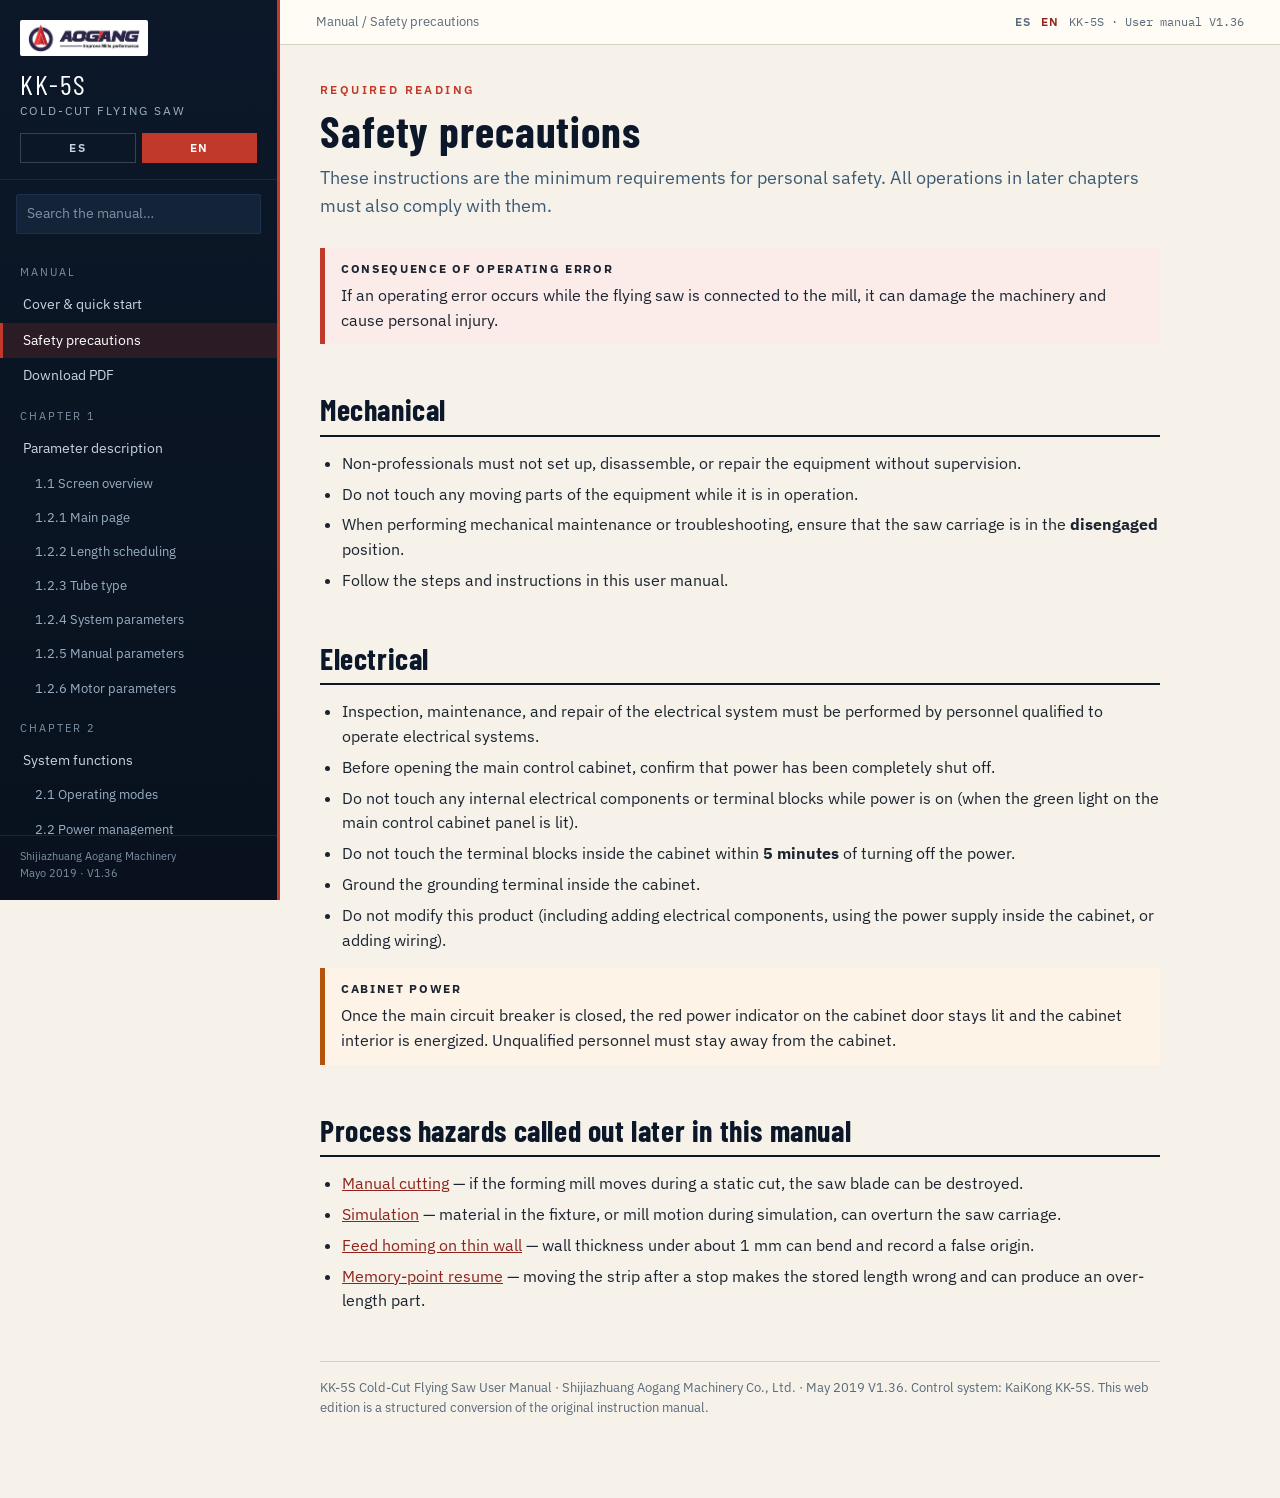
<file: en/safety.html>
<!DOCTYPE html>
<html lang="en">
<head>
  <meta charset="utf-8">
  <meta name="viewport" content="width=device-width, initial-scale=1">
  <title>Safety precautions — KK-5S Cold-Cut Flying Saw</title>
  <link rel="preconnect" href="https://fonts.googleapis.com">
  <link rel="preconnect" href="https://fonts.gstatic.com" crossorigin>
  <link href="https://fonts.googleapis.com/css2?family=Barlow+Condensed:wght@600;700&family=IBM+Plex+Mono:wght@400;500&family=IBM+Plex+Sans:wght@400;500;600&display=swap" rel="stylesheet">
  <link rel="stylesheet" href="../assets/css/manual.css">
</head>
<body>
  <a class="skip" href="#content">Skip to content</a>
  <button class="menu-btn" type="button" aria-label="Open menu">☰</button>
  <aside class="sidebar">
    <div class="brand">
      <img src="../assets/img/logo-aogang-header.jpeg" alt="AOGANG">
      <div class="model">KK-5S</div>
      <div class="sub">Cold-cut flying saw</div>
      <div class="lang-switch">
        <a class="" href="../safety.html" hreflang="es">ES</a>
        <a class="active" href="safety.html" hreflang="en">EN</a>
      </div>
    </div>
    <div class="search-wrap">
      <input id="manual-search" type="search" placeholder="Search the manual…" autocomplete="off">
      <div id="search-results" class="search-results"></div>
    </div>
    <nav class="nav">
      <div class="group">Manual</div>
      <a href="index.html">Cover &amp; quick start</a>
      <a href="safety.html">Safety precautions</a>
      <a href="../descargas/KK-5S-User-Manual-EN.pdf">Download PDF</a>
      <div class="group">Chapter 1</div>
      <a href="parameters.html">Parameter description</a>
      <a class="sub" href="parameters.html#screen-overview">1.1 Screen overview</a>
      <a class="sub" href="parameters.html#main-page">1.2.1 Main page</a>
      <a class="sub" href="parameters.html#length">1.2.2 Length scheduling</a>
      <a class="sub" href="parameters.html#tube">1.2.3 Tube type</a>
      <a class="sub" href="parameters.html#system">1.2.4 System parameters</a>
      <a class="sub" href="parameters.html#manual-params">1.2.5 Manual parameters</a>
      <a class="sub" href="parameters.html#motor">1.2.6 Motor parameters</a>
      <div class="group">Chapter 2</div>
      <a href="functions.html">System functions</a>
      <a class="sub" href="functions.html#modes">2.1 Operating modes</a>
      <a class="sub" href="functions.html#power">2.2 Power management</a>
      <a class="sub" href="functions.html#home">2.4 Homing</a>
      <div class="group">Chapter 3</div>
      <a href="operation.html">Operating instructions</a>
      <a class="sub" href="operation.html#power-on">3.1 Power-on</a>
      <a class="sub" href="operation.html#cut">3.6 Manual cutting</a>
      <a class="sub" href="operation.html#auto">3.8 Automatic mode</a>
      <a class="sub" href="operation.html#sync">3.12 Synchronization</a>

    </nav>
    <div class="sidebar-foot">Shijiazhuang Aogang Machinery<br>Mayo 2019 · V1.36</div>
  </aside>
  <div class="main">
    <div class="topbar">
      <div class="crumb">Manual / Safety precautions</div>
      <div class="lang-inline">
        <a class="" href="../safety.html">ES</a>
        <a class="active" href="safety.html">EN</a>
        <span class="meta">KK-5S · User manual V1.36</span>
      </div>
    </div>
    <article id="content" class="content">

      <div class="kicker">Required reading</div>
      <h1>Safety precautions</h1>
      <p class="lede">These instructions are the minimum requirements for personal safety. All operations in later chapters must also comply with them.</p>
      <div class="callout danger">
        <strong>Consequence of operating error</strong>
        If an operating error occurs while the flying saw is connected to the mill, it can damage the machinery and cause personal injury.
      </div>
      <h2>Mechanical</h2>
      <ul>
        <li>Non-professionals must not set up, disassemble, or repair the equipment without supervision.</li>
        <li>Do not touch any moving parts of the equipment while it is in operation.</li>
        <li>When performing mechanical maintenance or troubleshooting, ensure that the saw carriage is in the <strong>disengaged</strong> position.</li>
        <li>Follow the steps and instructions in this user manual.</li>
      </ul>
      <h2>Electrical</h2>
      <ul>
        <li>Inspection, maintenance, and repair of the electrical system must be performed by personnel qualified to operate electrical systems.</li>
        <li>Before opening the main control cabinet, confirm that power has been completely shut off.</li>
        <li>Do not touch any internal electrical components or terminal blocks while power is on (when the green light on the main control cabinet panel is lit).</li>
        <li>Do not touch the terminal blocks inside the cabinet within <strong>5 minutes</strong> of turning off the power.</li>
        <li>Ground the grounding terminal inside the cabinet.</li>
        <li>Do not modify this product (including adding electrical components, using the power supply inside the cabinet, or adding wiring).</li>
      </ul>
      <div class="callout warn">
        <strong>Cabinet power</strong>
        Once the main circuit breaker is closed, the red power indicator on the cabinet door stays lit and the cabinet interior is energized. Unqualified personnel must stay away from the cabinet.
      </div>
      <h2>Process hazards called out later in this manual</h2>
      <ul>
        <li><a href="operation.html#cut">Manual cutting</a> — if the forming mill moves during a static cut, the saw blade can be destroyed.</li>
        <li><a href="operation.html#sim">Simulation</a> — material in the fixture, or mill motion during simulation, can overturn the saw carriage.</li>
        <li><a href="operation.html#torque">Feed homing on thin wall</a> — wall thickness under about 1 mm can bend and record a false origin.</li>
        <li><a href="operation.html#memory">Memory-point resume</a> — moving the strip after a stop makes the stored length wrong and can produce an over-length part.</li>
      </ul>

      <footer class="page-foot">
        KK-5S Cold-Cut Flying Saw User Manual · Shijiazhuang Aogang Machinery Co., Ltd. · May 2019 V1.36. Control system: KaiKong KK-5S. This web edition is a structured conversion of the original instruction manual.
      </footer>
    </article>
  </div>
  <script src="../assets/js/manual.js"></script>
</body>
</html>
</file>
<file: assets/css/manual.css>
:root {
  --navy: #0c1829;
  --navy-2: #142438;
  --navy-3: #1c314d;
  --ink: #1b2430;
  --muted: #5a6a7a;
  --line: #d7d0c4;
  --paper: #f6f2ea;
  --paper-2: #efe8db;
  --white: #fffcf6;
  --red: #c0392b;
  --red-dark: #8e241c;
  --amber: #b45309;
  --green: #0f766e;
  --steel: #3d5a73;
  --shadow: 0 10px 30px rgba(12, 24, 41, 0.12);
  --sidebar: 280px;
  --font: "IBM Plex Sans", "Segoe UI", sans-serif;
  --font-display: "Barlow Condensed", "Arial Narrow", sans-serif;
  --font-mono: "IBM Plex Mono", ui-monospace, monospace;
}

*,
*::before,
*::after { box-sizing: border-box; }

html { scroll-behavior: smooth; }

body {
  margin: 0;
  font-family: var(--font);
  color: var(--ink);
  background: var(--paper);
  line-height: 1.55;
  min-height: 100vh;
}

a { color: var(--red-dark); }
a:hover { color: var(--red); }

img { max-width: 100%; height: auto; }

.skip {
  position: absolute;
  left: -999px;
  top: 8px;
}
.skip:focus {
  left: 8px;
  z-index: 50;
  background: #fff;
  padding: 8px 12px;
}

/* Sidebar */
.sidebar {
  position: fixed;
  inset: 0 auto 0 0;
  width: var(--sidebar);
  background: linear-gradient(180deg, var(--navy) 0%, #08111d 100%);
  color: #e8e4da;
  display: flex;
  flex-direction: column;
  z-index: 20;
  border-right: 3px solid var(--red);
}

.brand {
  padding: 20px 20px 16px;
  border-bottom: 1px solid rgba(255,255,255,.08);
}
.brand img {
  height: 36px;
  width: auto;
  display: block;
  background: #fff;
  padding: 4px 8px;
  border-radius: 2px;
}
.brand .model {
  margin-top: 14px;
  font-family: var(--font-display);
  font-size: 28px;
  letter-spacing: .06em;
  line-height: 1;
  color: #fff;
}
.brand .sub {
  margin-top: 4px;
  font-size: 12px;
  letter-spacing: .16em;
  text-transform: uppercase;
  color: #9bb0c4;
}

.lang-switch {
  display: flex;
  gap: 6px;
  margin-top: 12px;
}
.lang-switch a {
  flex: 1;
  text-align: center;
  text-decoration: none;
  color: #c9d4de;
  border: 1px solid rgba(255,255,255,.18);
  padding: 5px 0;
  font-size: 12px;
  letter-spacing: .14em;
  font-weight: 600;
}
.lang-switch a.active {
  background: var(--red);
  border-color: var(--red);
  color: #fff;
}
.topbar .lang-inline {
  display: flex;
  gap: 10px;
  align-items: center;
}
.topbar .lang-inline a {
  text-decoration: none;
  font-size: 12px;
  letter-spacing: .08em;
  font-weight: 600;
  color: var(--muted);
}
.topbar .lang-inline a.active { color: var(--red-dark); }

.search-wrap { padding: 14px 16px 8px; }
.search-wrap input {
  width: 100%;
  background: var(--navy-2);
  border: 1px solid var(--navy-3);
  color: #fff;
  padding: 8px 10px;
  font: inherit;
  font-size: 14px;
  border-radius: 2px;
}
.search-wrap input::placeholder { color: #7e91a4; }
.search-wrap input:focus {
  outline: 2px solid var(--red);
  border-color: transparent;
}

.nav {
  overflow: auto;
  padding: 8px 0 24px;
  flex: 1;
}
.nav a {
  display: block;
  color: #c9d4de;
  text-decoration: none;
  padding: 7px 20px;
  font-size: 14px;
  border-left: 3px solid transparent;
}
.nav a:hover { background: rgba(255,255,255,.04); color: #fff; }
.nav a.active {
  background: rgba(192, 57, 43, .18);
  border-left-color: var(--red);
  color: #fff;
}
.nav .group {
  margin: 14px 20px 6px;
  font-size: 11px;
  letter-spacing: .18em;
  text-transform: uppercase;
  color: #7e91a4;
}
.nav .sub { padding-left: 32px; font-size: 13px; color: #9bb0c4; }

.sidebar-foot {
  padding: 12px 20px 18px;
  font-size: 11px;
  color: #7e91a4;
  border-top: 1px solid rgba(255,255,255,.08);
}

.menu-btn {
  display: none;
  position: fixed;
  top: 12px;
  left: 12px;
  z-index: 30;
  background: var(--navy);
  color: #fff;
  border: 0;
  width: 42px;
  height: 42px;
  font-size: 20px;
  cursor: pointer;
}

/* Main */
.main {
  margin-left: var(--sidebar);
  min-height: 100vh;
}

.topbar {
  background: var(--white);
  border-bottom: 1px solid var(--line);
  padding: 12px 36px;
  display: flex;
  justify-content: space-between;
  align-items: center;
  position: sticky;
  top: 0;
  z-index: 10;
}
.crumb { font-size: 13px; color: var(--muted); }
.topbar .meta {
  font-family: var(--font-mono);
  font-size: 12px;
  color: var(--muted);
}

.content {
  max-width: 920px;
  padding: 36px 40px 80px;
}

h1, h2, h3, h4 {
  font-family: var(--font-display);
  font-weight: 650;
  letter-spacing: .02em;
  line-height: 1.15;
  color: var(--navy);
}
h1 { font-size: 44px; margin: 0 0 8px; }
h2 {
  font-size: 30px;
  margin: 48px 0 14px;
  padding-bottom: 8px;
  border-bottom: 2px solid var(--navy);
}
h3 { font-size: 22px; margin: 32px 0 10px; color: var(--navy-3); }
h4 { font-size: 18px; margin: 22px 0 8px; }

.lede {
  font-size: 18px;
  color: var(--steel);
  margin: 0 0 28px;
}

p { margin: 0 0 14px; }
ul, ol { margin: 0 0 16px; padding-left: 22px; }
li { margin: 0 0 6px; }

.kicker {
  font-size: 12px;
  letter-spacing: .2em;
  text-transform: uppercase;
  color: var(--red);
  font-weight: 600;
  margin-bottom: 6px;
}

/* Callouts */
.callout {
  border-left: 5px solid;
  padding: 12px 16px;
  margin: 16px 0 22px;
  background: var(--white);
}
.callout.danger { border-color: var(--red); background: #fbecea; }
.callout.warn { border-color: var(--amber); background: #fdf3e7; }
.callout.note { border-color: var(--steel); background: #eef3f7; }
.callout.ok { border-color: var(--green); background: #e7f4f2; }
.callout strong { display: block; font-size: 12px; letter-spacing: .14em; text-transform: uppercase; margin-bottom: 4px; }

/* Hero */
.hero {
  background:
    linear-gradient(120deg, rgba(12,24,41,.92), rgba(192,57,43,.55)),
    var(--navy);
  color: #fff;
  padding: 48px 40px 40px;
  margin: -36px -40px 36px;
}
.hero h1 { color: #fff; font-size: 52px; }
.hero .lede { color: #f0d9d4; }
.hero-logos {
  display: flex;
  gap: 12px;
  align-items: center;
  margin: 16px 0 8px;
  flex-wrap: wrap;
}
.hero-logos img {
  height: 42px;
  width: auto;
  background: #fff;
  padding: 6px 10px;
  border-radius: 2px;
}
.hero .badges { display: flex; gap: 8px; flex-wrap: wrap; margin-top: 18px; }
.badge {
  border: 1px solid rgba(255,255,255,.35);
  padding: 4px 10px;
  font-size: 12px;
  letter-spacing: .08em;
  text-transform: uppercase;
}

.cards {
  display: grid;
  grid-template-columns: repeat(2, 1fr);
  gap: 14px;
  margin: 20px 0 32px;
}
.card {
  background: var(--white);
  border: 1px solid var(--line);
  padding: 18px 18px 16px;
  text-decoration: none;
  color: inherit;
  box-shadow: var(--shadow);
  display: block;
}
.card:hover { border-color: var(--red); }
.card .num {
  font-family: var(--font-display);
  font-size: 28px;
  color: var(--red);
  line-height: 1;
}
.card h3 { margin: 6px 0 6px; }
.card p { color: var(--muted); font-size: 14px; margin: 0; }

/* Figures */
figure {
  margin: 18px 0 28px;
  background: #fff;
  border: 1px solid var(--line);
  padding: 12px;
}
figure img {
  display: block;
  margin: 0 auto;
  background: #fafafa;
}
figcaption {
  font-size: 13px;
  color: var(--muted);
  margin-top: 8px;
  text-align: center;
  font-family: var(--font-mono);
}

/* Tables */
.table-wrap { overflow-x: auto; margin: 12px 0 24px; }
table {
  width: 100%;
  border-collapse: collapse;
  background: #fff;
  font-size: 14px;
}
th, td {
  border: 1px solid var(--line);
  padding: 8px 10px;
  text-align: left;
  vertical-align: top;
}
th {
  background: var(--navy);
  color: #fff;
  font-weight: 600;
  font-size: 12px;
  letter-spacing: .04em;
  text-transform: uppercase;
}
tbody tr:nth-child(even) { background: var(--paper-2); }
.dot-set { color: var(--green); font-weight: 700; }
.dot-ro { color: var(--muted); }

/* Procedures */
.steps {
  counter-reset: step;
  list-style: none;
  padding: 0;
  margin: 12px 0 24px;
}
.steps > li {
  position: relative;
  padding: 10px 12px 10px 52px;
  background: #fff;
  border: 1px solid var(--line);
  margin-bottom: 8px;
}
.steps > li::before {
  counter-increment: step;
  content: counter(step);
  position: absolute;
  left: 10px;
  top: 10px;
  width: 28px;
  height: 28px;
  background: var(--navy);
  color: #fff;
  font-family: var(--font-display);
  font-size: 16px;
  display: flex;
  align-items: center;
  justify-content: center;
}

.seq {
  background: #fff;
  border: 1px dashed var(--steel);
  padding: 12px 16px;
  margin: 0 0 18px;
}
.seq ol { margin: 8px 0 0; }

.param {
  background: #fff;
  border: 1px solid var(--line);
  padding: 12px 16px;
  margin: 0 0 12px;
}
.param h4 { margin: 0 0 6px; }
.meta-row {
  display: flex;
  flex-wrap: wrap;
  gap: 8px 16px;
  font-size: 13px;
  color: var(--muted);
  margin-bottom: 8px;
  font-family: var(--font-mono);
}

.toc-page a { text-decoration: none; }
.toc-page ol { padding-left: 20px; }

.search-results {
  display: none;
  position: absolute;
  left: 16px;
  right: 16px;
  background: #fff;
  color: var(--ink);
  border: 1px solid var(--line);
  max-height: 320px;
  overflow: auto;
  z-index: 40;
  box-shadow: var(--shadow);
}
.search-wrap { position: relative; }
.search-results a {
  display: block;
  padding: 8px 12px;
  color: var(--ink);
  text-decoration: none;
  border-bottom: 1px solid var(--line);
  font-size: 13px;
}
.search-results a:hover { background: var(--paper-2); }
.search-results .page { color: var(--muted); font-size: 11px; }

footer.page-foot {
  margin-top: 48px;
  padding-top: 16px;
  border-top: 1px solid var(--line);
  color: var(--muted);
  font-size: 13px;
}

@media (max-width: 980px) {
  .sidebar {
    transform: translateX(-100%);
    transition: transform .2s ease;
  }
  .sidebar.open { transform: none; }
  .menu-btn { display: block; }
  .main { margin-left: 0; }
  .content { padding: 28px 18px 64px; }
  .hero { margin: -28px -18px 28px; padding: 64px 18px 28px; }
  .hero h1 { font-size: 36px; }
  .cards { grid-template-columns: 1fr; }
  .topbar { padding: 12px 18px 12px 60px; }
}

@media print {
  @page { size: A4; margin: 12mm 14mm; }
  .sidebar, .menu-btn, .topbar, .search-wrap, .lang-switch, .lang-inline, .skip {
    display: none !important;
  }
  .main { margin: 0; }
  .content { max-width: none; padding: 0; }
  .hero {
    background: #fff !important;
    color: #000;
    margin: 0 0 16px;
    padding: 0;
    break-after: avoid;
  }
  .hero h1, .hero .lede { color: #000; }
  .hero .badge { border-color: #000; color: #000; }
  a { color: inherit; text-decoration: none; }
  .callout, figure, table, .param, .steps > li, .card { break-inside: avoid; }
  .print-chapter { break-before: page; }
  .print-chapter:first-of-type { break-before: auto; }
  img { max-height: 170mm; object-fit: contain; }
}
</file>
<file: curso-plantilla/css/estilo.css>
/* =========================================================
   Plantilla de curso — estilos
   Colores y tipografía pensados para leerse claro y alegre.
   ========================================================= */

:root {
  --ink: #1a2a32;
  --ink-soft: #3d5560;
  --paper: #f3fbff;
  --sky: #b8e4ff;
  --sky-deep: #5eb3e8;
  --sun: #ffd166;
  --coral: #ff6b6b;
  --mint: #2ec4b6;
  --mint-deep: #1a9e93;
  --cream-block: #fff8e7;
  --shadow: 0 18px 40px rgba(26, 42, 50, 0.12);
  --radius: 1.25rem;
  --font-display: "Fredoka", system-ui, sans-serif;
  --font-body: "Nunito", system-ui, sans-serif;
  --max: 68rem;
  --header-h: 4.25rem;
}

*,
*::before,
*::after {
  box-sizing: border-box;
}

html {
  scroll-behavior: smooth;
}

body {
  margin: 0;
  font-family: var(--font-body);
  font-size: 1.125rem;
  line-height: 1.65;
  color: var(--ink);
  background:
    radial-gradient(ellipse 80% 50% at 10% -10%, #ffe8a3 0%, transparent 55%),
    radial-gradient(ellipse 70% 45% at 100% 0%, #9fd9ff 0%, transparent 50%),
    linear-gradient(180deg, #e8f7ff 0%, var(--paper) 35%, #dff6f1 100%);
  min-height: 100vh;
}

img,
svg {
  max-width: 100%;
  display: block;
}

a {
  color: var(--mint-deep);
  text-decoration-thickness: 2px;
  text-underline-offset: 0.2em;
}

a:hover {
  color: var(--ink);
}

code {
  font-family: ui-monospace, "Cascadia Code", "Segoe UI Mono", monospace;
  font-size: 0.92em;
  background: rgba(46, 196, 182, 0.15);
  padding: 0.15em 0.4em;
  border-radius: 0.35em;
}

.skip-link {
  position: absolute;
  left: 1rem;
  top: -4rem;
  background: var(--ink);
  color: #fff;
  padding: 0.6rem 1rem;
  border-radius: 0.5rem;
  z-index: 100;
}

.skip-link:focus {
  top: 1rem;
}

/* ——— Cabecera ——— */
.site-header {
  position: sticky;
  top: 0;
  z-index: 50;
  backdrop-filter: blur(12px);
  background: rgba(243, 251, 255, 0.82);
  border-bottom: 1px solid rgba(26, 42, 50, 0.08);
}

.site-header__inner {
  max-width: var(--max);
  margin: 0 auto;
  padding: 0.85rem 1.25rem;
  min-height: var(--header-h);
  display: flex;
  align-items: center;
  justify-content: space-between;
  gap: 1rem;
}

.brand {
  margin: 0;
  display: flex;
  align-items: center;
  gap: 0.65rem;
  font-family: var(--font-display);
  font-weight: 600;
  font-size: clamp(0.95rem, 2.5vw, 1.1rem);
  color: var(--ink);
  max-width: min(42ch, 55vw);
  line-height: 1.25;
}

.brand__mark {
  flex-shrink: 0;
  width: 1.35rem;
  height: 1.35rem;
  border-radius: 0.4rem;
  background: linear-gradient(135deg, var(--sun), var(--coral));
  box-shadow: 0 4px 0 rgba(255, 107, 107, 0.35);
}

.nav {
  display: none;
  align-items: center;
  gap: 1.25rem;
}

.nav a {
  font-weight: 700;
  font-size: 0.95rem;
  color: var(--ink-soft);
  text-decoration: none;
}

.nav a:hover {
  color: var(--ink);
}

.nav__cta {
  background: var(--mint);
  color: #053834 !important;
  padding: 0.45rem 0.9rem;
  border-radius: 999px;
  box-shadow: 0 4px 0 var(--mint-deep);
}

.nav__cta:hover {
  transform: translateY(1px);
  box-shadow: 0 3px 0 var(--mint-deep);
}

.nav-toggle {
  display: flex;
  flex-direction: column;
  justify-content: center;
  gap: 5px;
  width: 2.75rem;
  height: 2.75rem;
  border: 0;
  background: transparent;
  cursor: pointer;
  padding: 0.5rem;
}

.nav-toggle span {
  display: block;
  height: 3px;
  width: 100%;
  background: var(--ink);
  border-radius: 2px;
  transition: transform 0.25s ease, opacity 0.25s ease;
}

.nav-toggle[aria-expanded="true"] span:nth-child(1) {
  transform: translateY(8px) rotate(45deg);
}

.nav-toggle[aria-expanded="true"] span:nth-child(2) {
  opacity: 0;
}

.nav-toggle[aria-expanded="true"] span:nth-child(3) {
  transform: translateY(-8px) rotate(-45deg);
}

.nav-mobile {
  display: flex;
  flex-direction: column;
  gap: 0.25rem;
  padding: 0.5rem 1.25rem 1.25rem;
  border-top: 1px solid rgba(26, 42, 50, 0.06);
}

.nav-mobile[hidden] {
  display: none;
}

.nav-mobile a {
  font-weight: 700;
  text-decoration: none;
  color: var(--ink);
  padding: 0.75rem 0.5rem;
  border-radius: 0.75rem;
}

.nav-mobile a:hover {
  background: rgba(46, 196, 182, 0.12);
}

@media (min-width: 860px) {
  .nav {
    display: flex;
  }

  .nav-toggle,
  .nav-mobile {
    display: none !important;
  }
}

/* ——— Botones ——— */
.btn {
  display: inline-flex;
  align-items: center;
  justify-content: center;
  gap: 0.4rem;
  font-family: var(--font-display);
  font-weight: 600;
  font-size: 1.05rem;
  text-decoration: none;
  padding: 0.85rem 1.4rem;
  border-radius: 999px;
  border: 0;
  cursor: pointer;
  transition: transform 0.15s ease, box-shadow 0.15s ease;
}

.btn--primary {
  background: var(--coral);
  color: #fff;
  box-shadow: 0 6px 0 #d94a4a;
}

.btn--primary:hover {
  color: #fff;
  transform: translateY(2px);
  box-shadow: 0 4px 0 #d94a4a;
}

.btn--ghost {
  background: rgba(255, 255, 255, 0.55);
  color: var(--ink);
  box-shadow: 0 4px 0 rgba(26, 42, 50, 0.12);
  backdrop-filter: blur(6px);
}

.btn--ghost:hover {
  color: var(--ink);
  transform: translateY(1px);
  box-shadow: 0 3px 0 rgba(26, 42, 50, 0.12);
}

.btn--lg {
  font-size: 1.2rem;
  padding: 1rem 1.75rem;
}

/* ——— Hero (plano visual a sangre / full-bleed) ——— */
.hero {
  position: relative;
  min-height: calc(100svh - var(--header-h));
  display: flex;
  align-items: flex-end;
  overflow: hidden;
}

.hero__visual {
  position: absolute;
  inset: 0;
  z-index: 0;
}

.hero__illustration {
  width: 100%;
  height: 100%;
  object-fit: cover;
}

.hero__atmosphere {
  position: absolute;
  inset: 0;
  z-index: 1;
  background:
    linear-gradient(
      105deg,
      rgba(243, 251, 255, 0.96) 0%,
      rgba(243, 251, 255, 0.88) 38%,
      rgba(243, 251, 255, 0.35) 62%,
      rgba(243, 251, 255, 0.15) 100%
    ),
    repeating-linear-gradient(
      -12deg,
      transparent,
      transparent 28px,
      rgba(94, 179, 232, 0.08) 28px,
      rgba(94, 179, 232, 0.08) 29px
    );
  pointer-events: none;
}

.hero__content {
  position: relative;
  z-index: 2;
  max-width: var(--max);
  width: 100%;
  margin: 0 auto;
  padding: clamp(3rem, 8vh, 5rem) 1.25rem clamp(3.5rem, 10vh, 6rem);
}

.hero__brand {
  margin: 0 0 1rem;
  font-family: var(--font-display);
  font-weight: 700;
  font-size: clamp(2.4rem, 8vw, 4.4rem);
  line-height: 1.05;
  letter-spacing: -0.02em;
  color: var(--ink);
  max-width: 14ch;
  text-shadow: 0 1px 0 rgba(255, 255, 255, 0.5);
  animation: rise-in 0.8s ease both;
}

.hero__lead {
  margin: 0 0 1.75rem;
  font-size: clamp(1.1rem, 2.5vw, 1.35rem);
  color: var(--ink-soft);
  max-width: 36ch;
  animation: rise-in 0.8s ease 0.12s both;
}

.hero__actions {
  display: flex;
  flex-wrap: wrap;
  gap: 0.75rem;
  animation: rise-in 0.8s ease 0.24s both;
}

.float-a,
.float-b,
.float-c,
.float-d {
  animation: bob 4s ease-in-out infinite;
  transform-origin: center;
}

.float-b {
  animation-delay: -1s;
}

.float-c {
  animation-delay: -2s;
}

.float-d {
  animation-delay: -2.8s;
}

@keyframes bob {
  0%,
  100% {
    transform: translateY(0);
  }
  50% {
    transform: translateY(-10px);
  }
}

@keyframes rise-in {
  from {
    opacity: 0;
    transform: translateY(1.25rem);
  }
  to {
    opacity: 1;
    transform: translateY(0);
  }
}

@media (max-width: 699px) {
  .hero__atmosphere {
    background:
      linear-gradient(
        180deg,
        rgba(243, 251, 255, 0.55) 0%,
        rgba(243, 251, 255, 0.82) 45%,
        rgba(243, 251, 255, 0.96) 100%
      ),
      repeating-linear-gradient(
        -12deg,
        transparent,
        transparent 28px,
        rgba(94, 179, 232, 0.08) 28px,
        rgba(94, 179, 232, 0.08) 29px
      );
  }
}

/* ——— Secciones ——— */
.section {
  padding: 4.5rem 1.25rem;
}

.section__inner {
  max-width: 46rem;
  margin: 0 auto;
}

.section h2 {
  margin: 0 0 0.75rem;
  font-family: var(--font-display);
  font-size: clamp(1.85rem, 4vw, 2.6rem);
  line-height: 1.15;
  letter-spacing: -0.02em;
}

.section__lead {
  margin: 0 0 2rem;
  font-size: 1.2rem;
  color: var(--ink-soft);
}

.section--learn {
  background: linear-gradient(180deg, transparent, rgba(255, 209, 102, 0.18) 40%, transparent);
}

.learn-list {
  list-style: none;
  margin: 0;
  padding: 0;
  display: grid;
  gap: 1.5rem;
}

.learn-list li {
  display: grid;
  gap: 0.35rem;
  padding-left: 1.25rem;
  border-left: 4px solid var(--sun);
}

.learn-list strong {
  font-family: var(--font-display);
  font-size: 1.25rem;
  font-weight: 600;
}

.learn-list span {
  color: var(--ink-soft);
}

/* Módulos — lista, no “cards” decorativas */
.section--modules {
  background:
    radial-gradient(circle at 90% 20%, rgba(46, 196, 182, 0.18), transparent 40%),
    transparent;
}

.module-list {
  list-style: none;
  margin: 0;
  padding: 0;
  counter-reset: none;
  display: grid;
  gap: 0;
  border-top: 2px solid rgba(26, 42, 50, 0.12);
}

.module {
  display: grid;
  grid-template-columns: auto 1fr;
  gap: 1rem 1.25rem;
  padding: 1.5rem 0;
  border-bottom: 2px solid rgba(26, 42, 50, 0.12);
  opacity: 0;
  transform: translateY(0.75rem);
  transition: opacity 0.5s ease, transform 0.5s ease;
}

.module.is-visible {
  opacity: 1;
  transform: translateY(0);
}

.module__num {
  font-family: var(--font-display);
  font-weight: 700;
  font-size: 1.5rem;
  color: var(--sky-deep);
  line-height: 1.2;
}

.module h3 {
  margin: 0 0 0.35rem;
  font-family: var(--font-display);
  font-size: 1.35rem;
  font-weight: 600;
}

.module p {
  margin: 0;
  color: var(--ink-soft);
}

/* Cómo funciona */
.steps {
  list-style: none;
  margin: 0 0 1.75rem;
  padding: 0;
  display: grid;
  gap: 1.25rem;
  counter-reset: step;
}

.steps li {
  counter-increment: step;
  display: grid;
  gap: 0.3rem;
  padding: 1rem 0 1rem 3.5rem;
  position: relative;
}

.steps li::before {
  content: counter(step);
  position: absolute;
  left: 0;
  top: 0.85rem;
  width: 2.5rem;
  height: 2.5rem;
  display: grid;
  place-items: center;
  font-family: var(--font-display);
  font-weight: 700;
  background: var(--mint);
  color: #053834;
  border-radius: 50%;
  box-shadow: 0 4px 0 var(--mint-deep);
}

.steps strong {
  font-family: var(--font-display);
  font-size: 1.2rem;
}

.steps span {
  color: var(--ink-soft);
}

.tip {
  margin: 0;
  padding: 1.25rem 1.35rem;
  background: var(--cream-block);
  border-left: 5px solid var(--sun);
  border-radius: 0 1rem 1rem 0;
}

.tip p {
  margin: 0;
  color: var(--ink-soft);
}

.tip strong {
  color: var(--ink);
}

/* CTA final */
.section--cta {
  text-align: center;
  padding-bottom: 5rem;
  background:
    radial-gradient(ellipse 60% 80% at 50% 100%, rgba(255, 107, 107, 0.18), transparent 60%);
}

.section--cta .section__inner {
  max-width: 36rem;
}

.section--cta .section__lead {
  margin-bottom: 1.75rem;
}

/* Footer */
.site-footer {
  text-align: center;
  padding: 2rem 1.25rem 3rem;
  color: var(--ink-soft);
  font-size: 0.95rem;
  border-top: 1px solid rgba(26, 42, 50, 0.08);
}

.site-footer p {
  margin: 0.25rem 0;
}

.site-footer__hint {
  font-style: italic;
}

/* Preferencia de menos movimiento */
@media (prefers-reduced-motion: reduce) {
  html {
    scroll-behavior: auto;
  }

  .float-a,
  .float-b,
  .float-c,
  .float-d,
  .hero__brand,
  .hero__lead,
  .hero__actions {
    animation: none !important;
  }

  .module {
    opacity: 1;
    transform: none;
    transition: none;
  }
}
</file>
